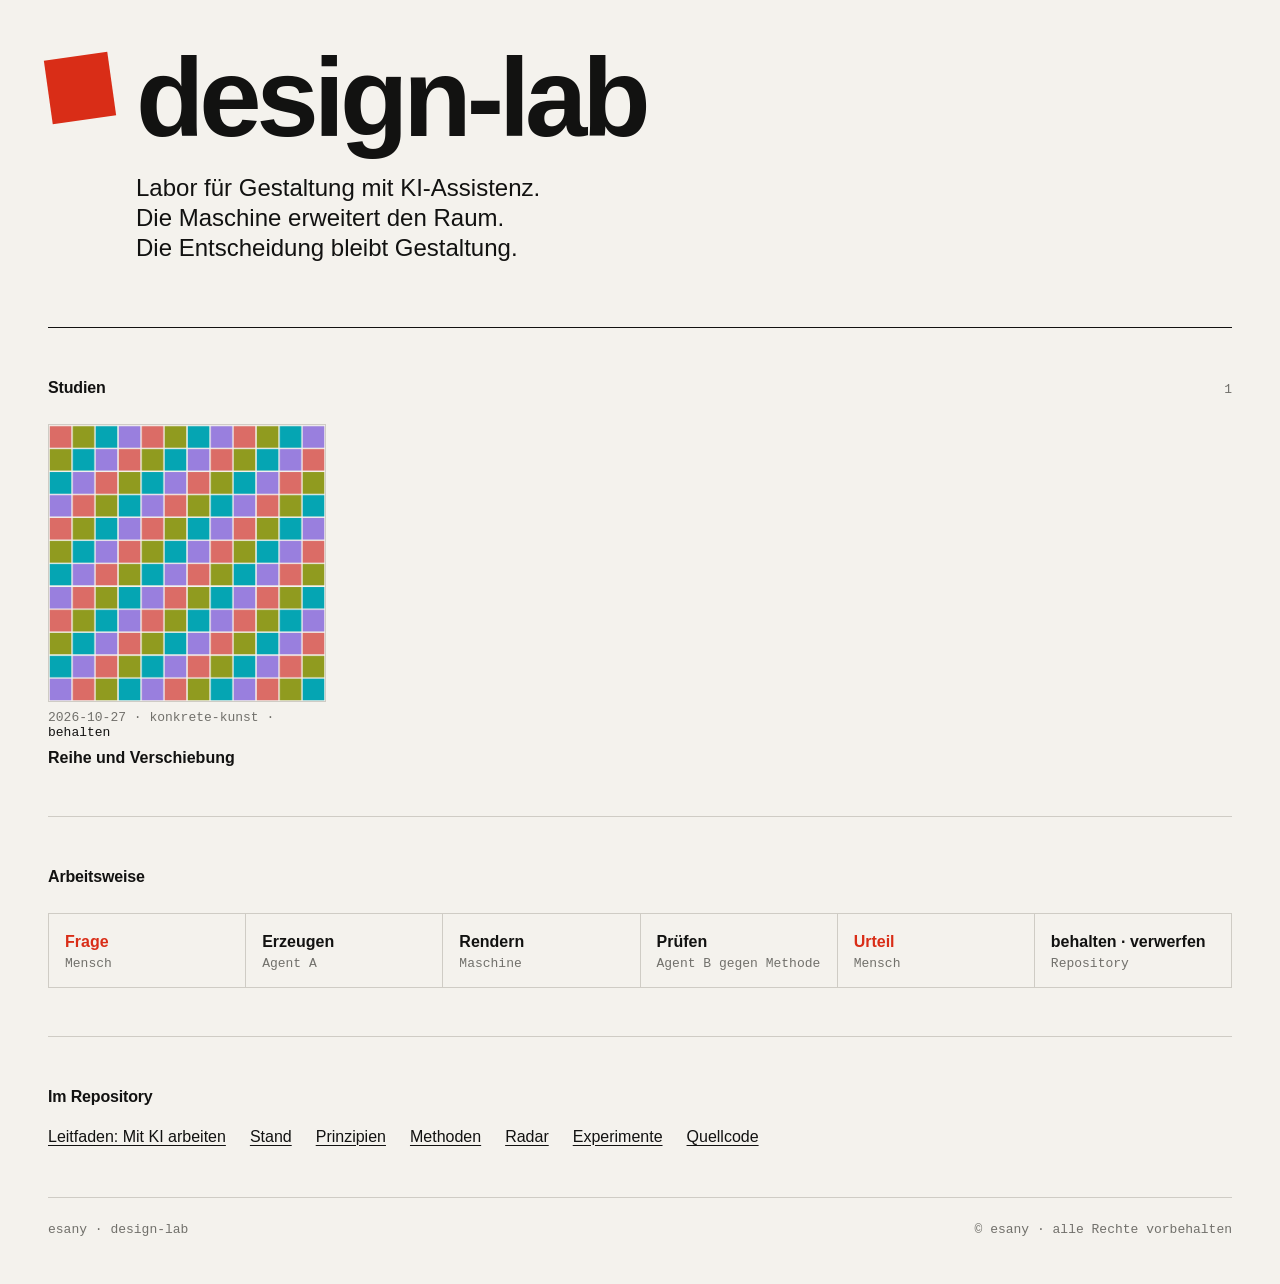
<file: index.html>
<!doctype html>
<html lang="de">
<head>
  <meta charset="utf-8">
  <meta name="viewport" content="width=device-width, initial-scale=1">
  <title>design-lab</title>
  <meta name="description" content="Persönliches Labor für Gestaltung mit KI-Assistenz — Methoden, Studien, Werkzeuge.">
  <!-- Erzeugt aus tools/index.template.html durch tools/build.mjs — Vorlage bearbeiten, nicht diese Datei. -->
  <link rel="stylesheet" href="assets/tokens.css">
  <link rel="stylesheet" href="assets/lab.css">
</head>
<body>
  <header class="masthead">
    <div class="mark" aria-hidden="true"></div>
    <h1>design-lab</h1>
    <p class="lede">Labor für Gestaltung mit KI-Assistenz.<br>
      Die Maschine erweitert den Raum.<br>Die Entscheidung bleibt Gestaltung.</p>
  </header>

  <main>
    <section aria-labelledby="h-studien">
      <div class="section-head">
        <h2 id="h-studien">Studien</h2>
        <span class="count">1</span>
      </div>
      <ul class="studies">
      <li class="study">
        <a href="studies/2026-10-reihe-und-verschiebung/">
          <img src="studies/2026-10-reihe-und-verschiebung/preview.png" alt="" loading="lazy">
          <span class="meta">2026-10-27 · konkrete-kunst · <span class="status status-behalten">behalten</span></span>
          <span class="title">Reihe und Verschiebung</span>
        </a>
      </li>
      </ul>
    </section>

    <section aria-labelledby="h-weise" class="flow">
      <h2 id="h-weise">Arbeitsweise</h2>
      <ol class="pipeline">
        <li class="dran"><b>Frage</b><span>Mensch</span></li>
        <li><b>Erzeugen</b><span>Agent A</span></li>
        <li><b>Rendern</b><span>Maschine</span></li>
        <li><b>Prüfen</b><span>Agent B gegen Methode</span></li>
        <li class="dran"><b>Urteil</b><span>Mensch</span></li>
        <li><b>behalten · verwerfen</b><span>Repository</span></li>
      </ol>
    </section>

    <section aria-labelledby="h-mehr" class="links">
      <h2 id="h-mehr">Im Repository</h2>
      <ul>
        <li><a href="leitfaden/">Leitfaden: Mit KI arbeiten</a></li>
        <li><a href="https://github.com/esany/design-lab/blob/main/stand.md">Stand</a></li>
        <li><a href="https://github.com/esany/design-lab/blob/main/principles.md">Prinzipien</a></li>
        <li><a href="https://github.com/esany/design-lab/tree/main/.agents/skills">Methoden</a></li>
        <li><a href="https://github.com/esany/design-lab/blob/main/radar.md">Radar</a></li>
        <li><a href="https://github.com/esany/design-lab/tree/main/experiments">Experimente</a></li>
        <li><a href="https://github.com/esany/design-lab">Quellcode</a></li>
      </ul>
    </section>
  </main>

  <footer>
    <span>esany · design-lab</span>
    <span>© esany · alle Rechte vorbehalten</span>
  </footer>
</body>
</html>
</file>
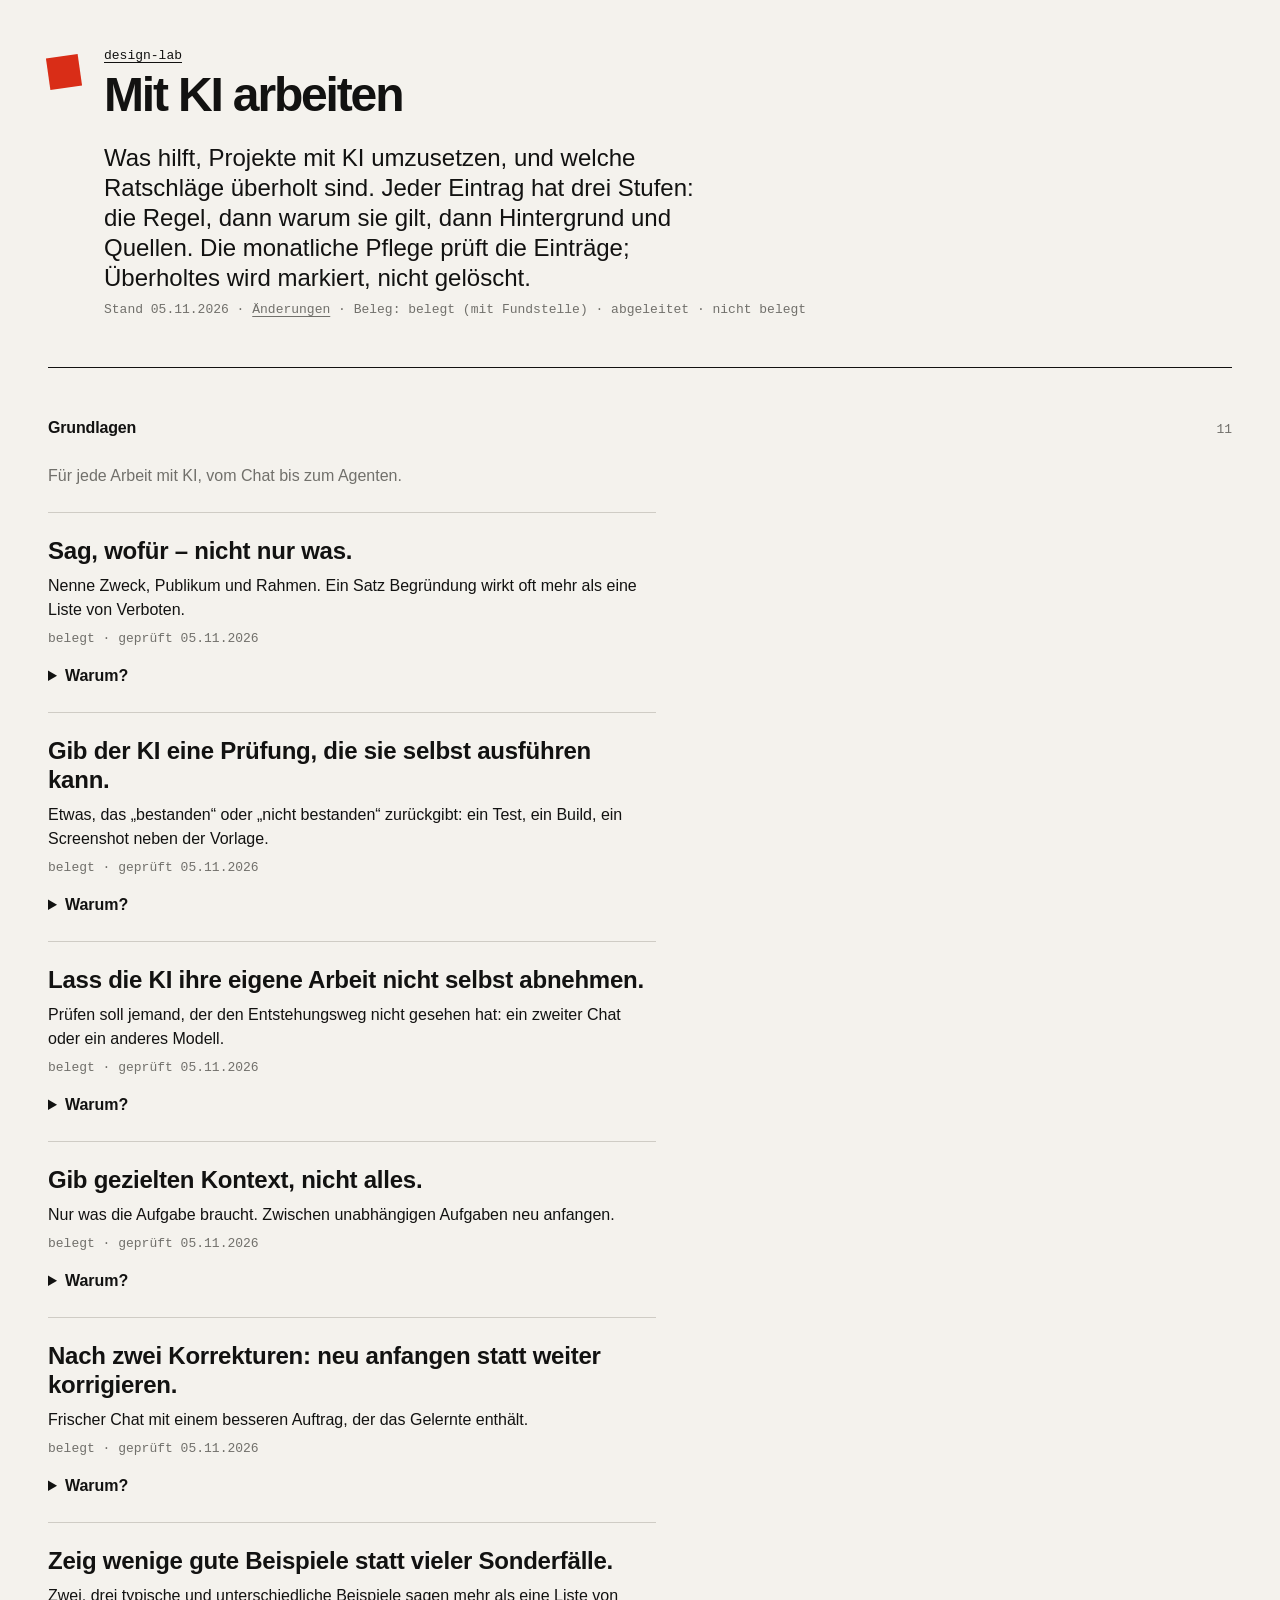
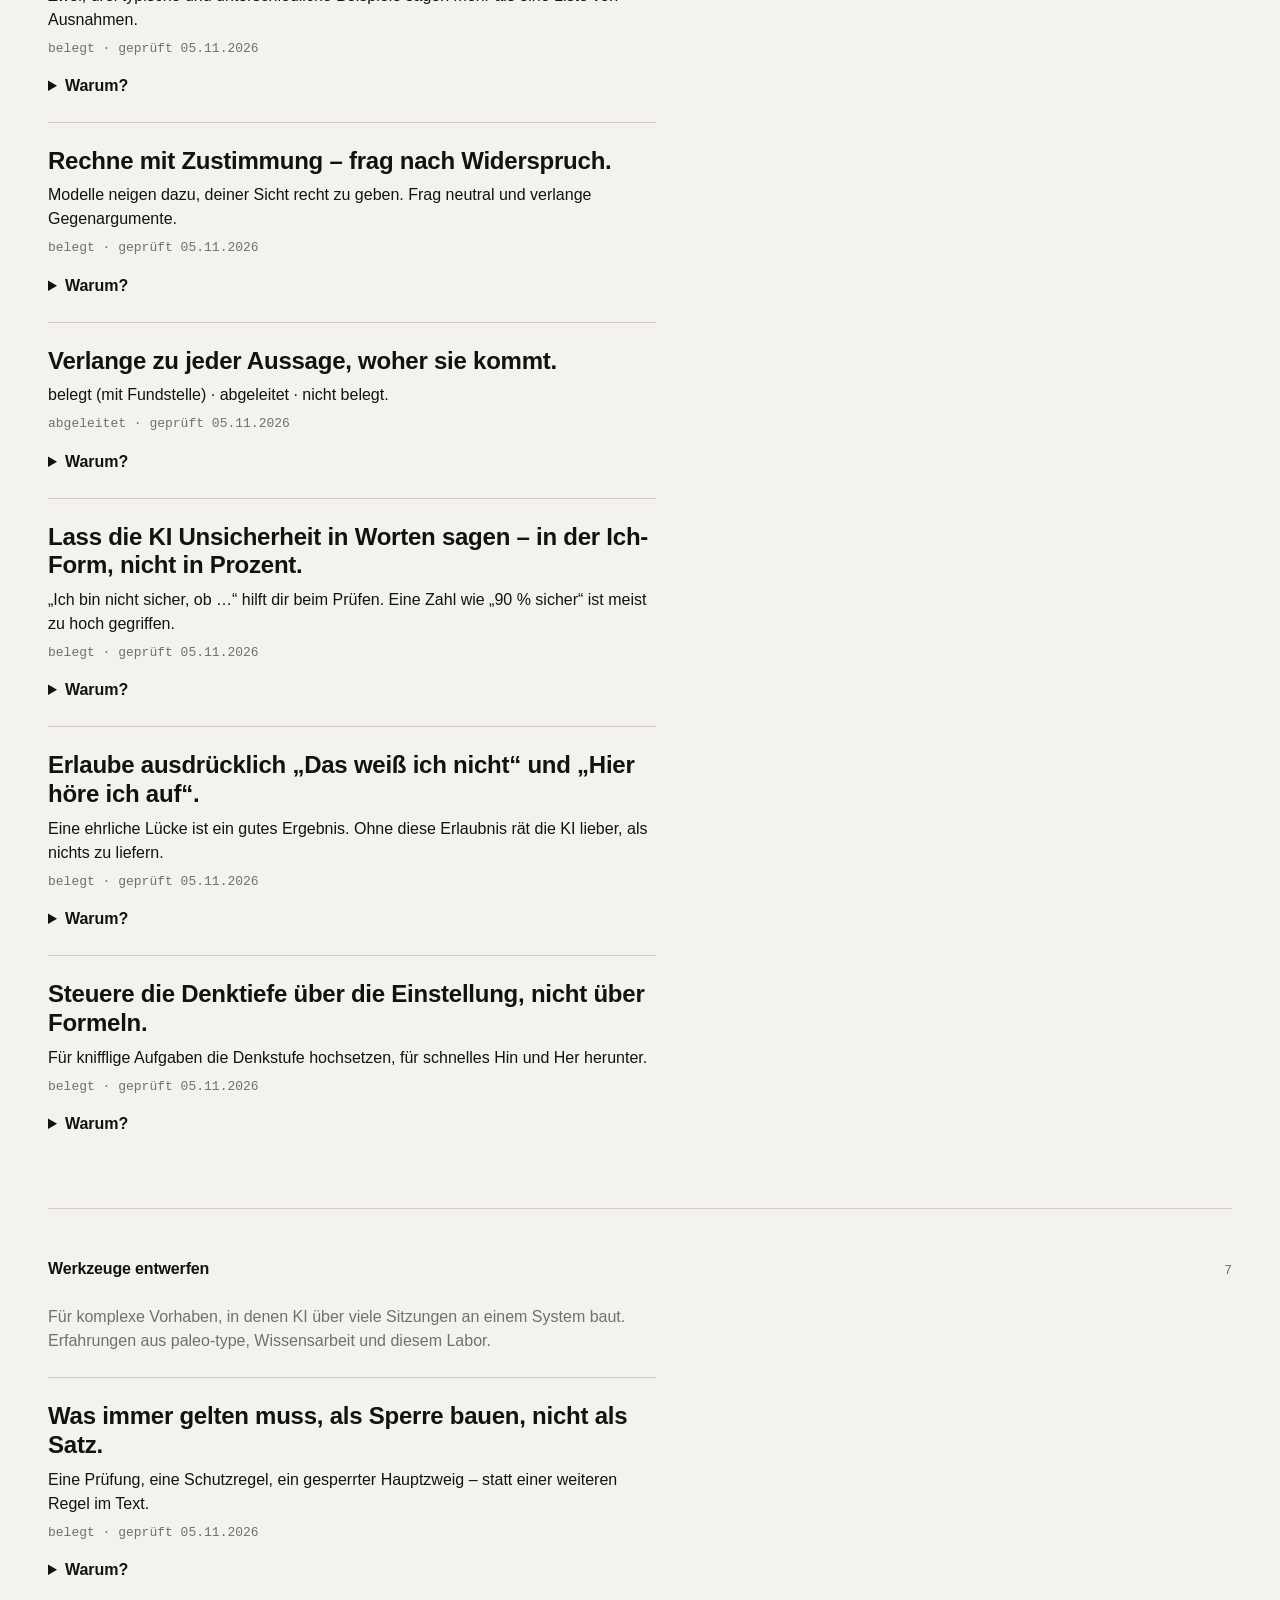
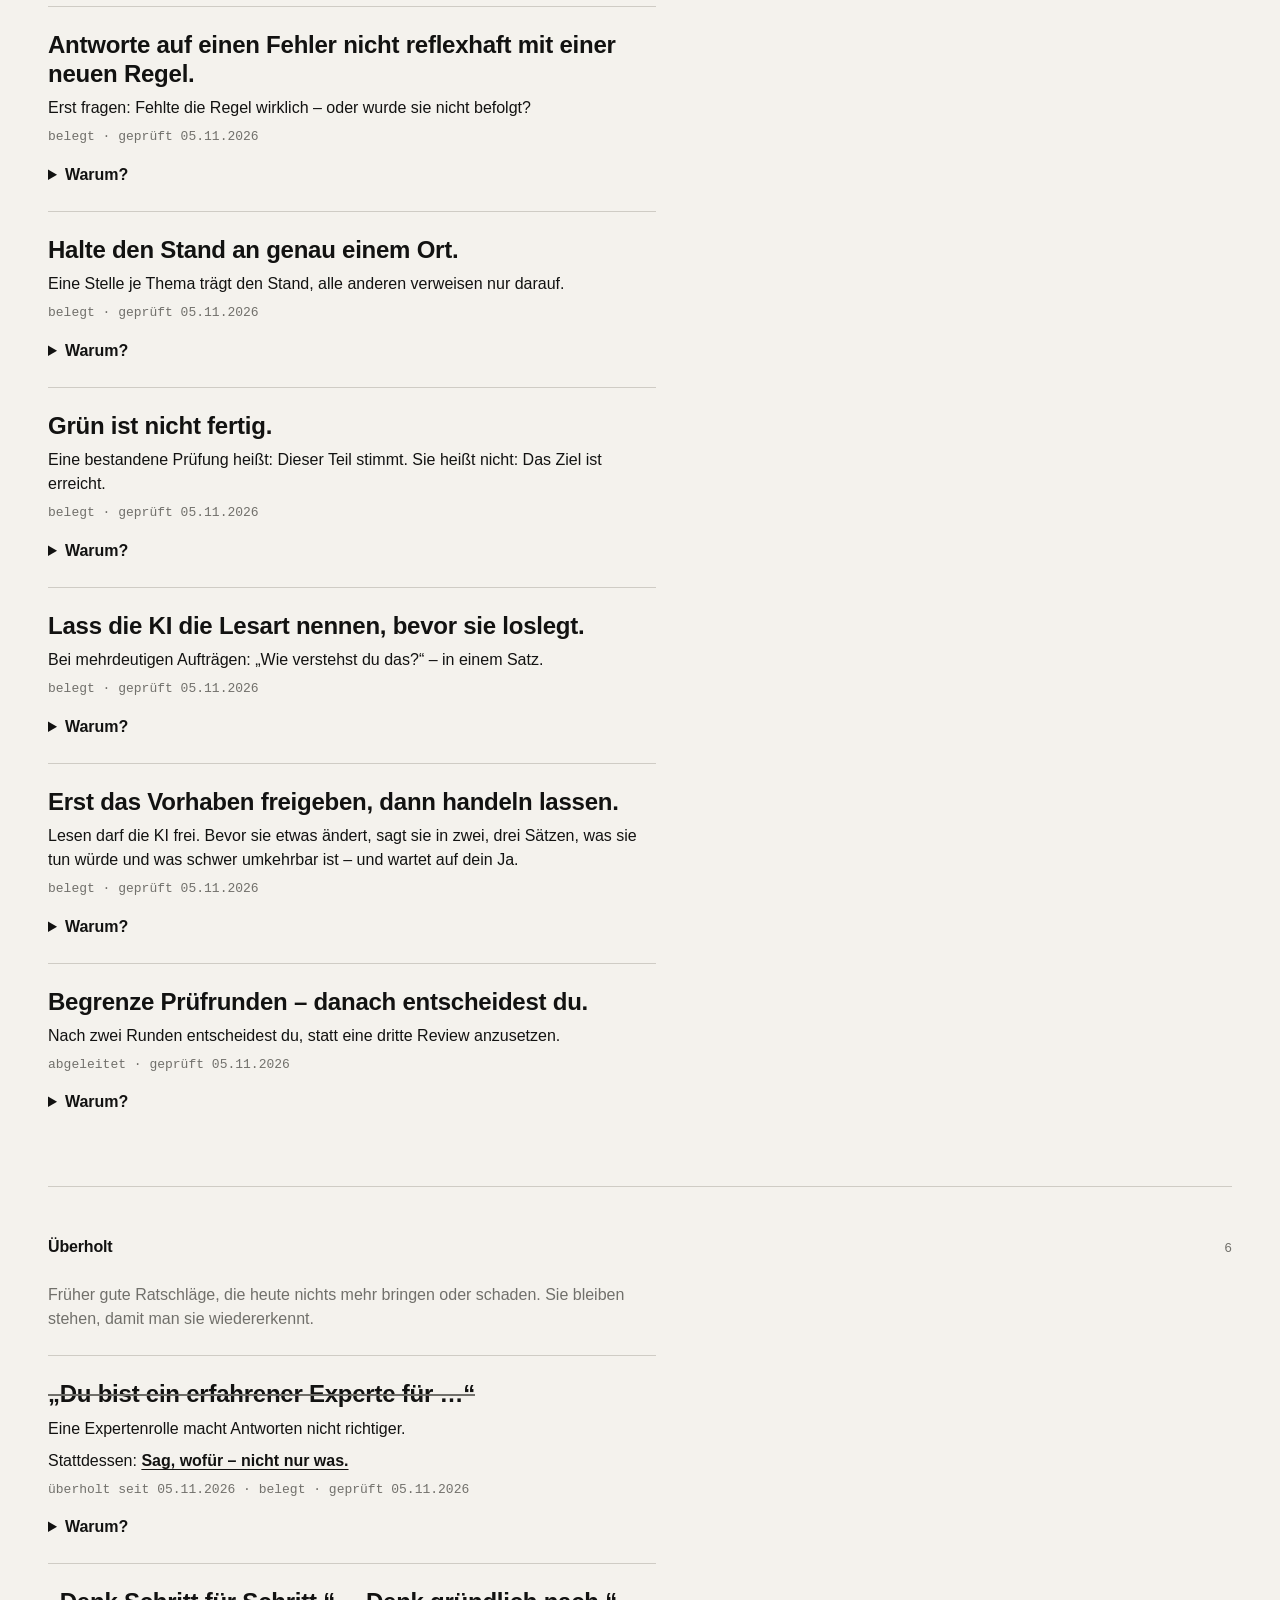
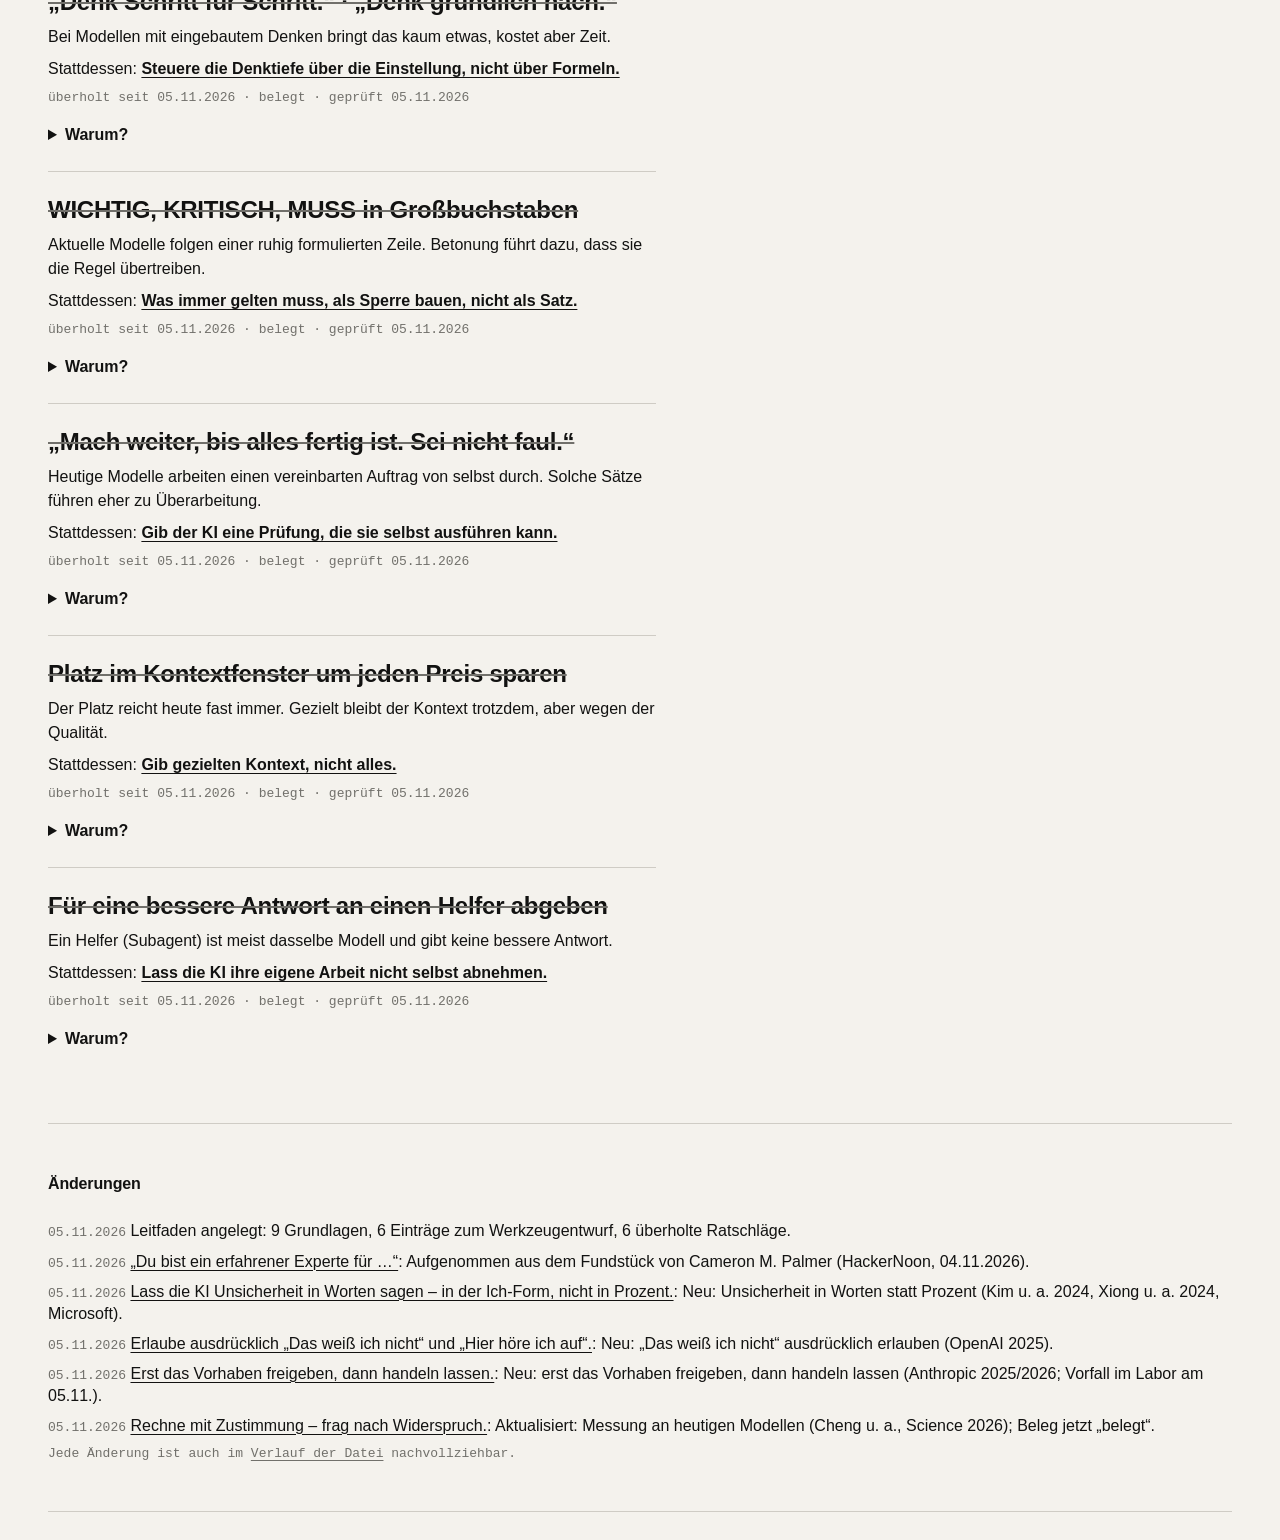
<file: leitfaden/index.html>
<!doctype html>
<html lang="de">
<head>
  <meta charset="utf-8">
  <meta name="viewport" content="width=device-width, initial-scale=1">
  <title>Mit KI arbeiten · design-lab</title>
  <meta name="description" content="Was hilft, Projekte mit KI umzusetzen, und welche Ratschläge überholt sind. Jeder Eintrag hat drei Stufen: die Regel, dann warum sie gilt, dann Hintergrund und Quellen. Die monatliche Pflege prüft die Einträge; Überholtes wird markiert, nicht gelöscht.">
  <!-- Erzeugt aus leitfaden/eintraege.json durch tools/build.mjs — Daten bearbeiten, nicht diese Datei. -->
  <link rel="stylesheet" href="../assets/tokens.css">
  <link rel="stylesheet" href="../assets/lab.css">
</head>
<body class="leitfaden">
  <header class="masthead masthead-klein">
    <div class="mark" aria-hidden="true"></div>
    <div>
      <p class="zurueck"><a href="../">design-lab</a></p>
      <h1>Mit KI arbeiten</h1>
      <p class="lede">Was hilft, Projekte mit KI umzusetzen, und welche Ratschläge überholt sind. Jeder Eintrag hat drei Stufen: die Regel, dann warum sie gilt, dann Hintergrund und Quellen. Die monatliche Pflege prüft die Einträge; Überholtes wird markiert, nicht gelöscht.</p>
      <p class="meta">Stand 05.11.2026 · <a href="#aenderungen">Änderungen</a> · Beleg: belegt (mit Fundstelle) · abgeleitet · nicht belegt</p>
    </div>
  </header>

  <main>
    <section aria-labelledby="h-kern">
      <div class="section-head"><h2 id="h-kern">Grundlagen</h2><span class="count">11</span></div>
      <p class="bereich-text">Für jede Arbeit mit KI, vom Chat bis zum Agenten.</p>
      <article class="tipp tipp-gilt" id="k-zweck">
        <h3>Sag, wofür – nicht nur was.</h3>
        <p class="kurz">Nenne Zweck, Publikum und Rahmen. Ein Satz Begründung wirkt oft mehr als eine Liste von Verboten.</p>
        <p class="meta">belegt · geprüft 05.11.2026</p>
        <details>
          <summary>Warum?</summary>
          <p>Aktuelle Modelle befolgen Anweisungen sehr wörtlich und verallgemeinern aus der Begründung. Ein „weil“ lässt sie auch in Fällen richtig entscheiden, an die du nicht gedacht hast. Eine nackte Regel wird dagegen zu eng oder zu weit angewandt.</p>
          <dl class="beispiel"><dt>statt</dt><dd>Keine Aufzählungszeichen.</dd><dt>besser</dt><dd>Der Text wird vorgelesen, darum bitte Fließtext ohne Aufzählungszeichen.</dd></dl>
          <details>
            <summary>Hintergrund und Quellen</summary>
            <p>Was im Projekt steht, liest die KI selbst. Aufschreiben musst du nur, was sie nicht sehen kann: Absicht, Publikum, Entscheidungen, die nur in deinem Kopf liegen, und was du schon zweimal korrigieren musstest. Prüffrage: Würde eine kundige Kollegin ohne Vorwissen den Auftrag verstehen?</p>
            <ul class="quellen">
              <li><a href="https://code.claude.com/docs/en/best-practices">Best practices for Claude Code</a> · Anthropic, 2026 <span class="beleg">belegt</span></li>
              <li><a href="https://platform.claude.com/docs/en/build-with-claude/prompt-engineering/claude-prompting-best-practices">Prompting best practices (Claude)</a> · Anthropic, 2026 <span class="beleg">abgeleitet</span></li>
            </ul>
            <p class="meta">im Leitfaden seit 05.11.2026</p>
          </details>
        </details>
      </article>
      <article class="tipp tipp-gilt" id="k-pruefung">
        <h3>Gib der KI eine Prüfung, die sie selbst ausführen kann.</h3>
        <p class="kurz">Etwas, das „bestanden“ oder „nicht bestanden“ zurückgibt: ein Test, ein Build, ein Screenshot neben der Vorlage.</p>
        <p class="meta">belegt · geprüft 05.11.2026</p>
        <details>
          <summary>Warum?</summary>
          <p>Ohne Prüfung ist „sieht fertig aus“ das einzige Signal, und du wirst selbst zur Prüfschleife: Jeder Fehler wartet, bis du ihn bemerkst. Mit einer Prüfung arbeitet die KI weiter, bis sie besteht. Verlange den Beleg, also den ausgeführten Befehl mit Ausgabe oder den Screenshot. „Alle Tests bestanden“ allein sagt wenig.</p>
          <dl class="beispiel"><dt>statt</dt><dd>Mach die Seite schöner.</dd><dt>besser</dt><dd>Setze den Entwurf um, mach einen Screenshot, vergleiche ihn mit der Vorlage, liste die Unterschiede und behebe sie.</dd></dl>
          <details>
            <summary>Hintergrund und Quellen</summary>
            <p>In der Gestaltung heißt Prüfung: rendern und ansehen, messen (Kontrast, Schriftgröße beim geplanten Abstand), mit der Vorlage vergleichen. Das Labor macht es so in seiner Qualitätsschleife: Ergebnisse, die sich erzeugen lassen, werden erzeugt statt behauptet.</p>
            <ul class="quellen">
              <li><a href="https://code.claude.com/docs/en/best-practices">Best practices for Claude Code</a> · Anthropic, 2026 <span class="beleg">belegt</span></li>
              <li><a href="https://github.com/esany/design-lab/blob/main/.agents/skills/laborarbeit/references/pruefen.md">.agents/skills/laborarbeit/references/pruefen.md</a> <span class="beleg">Labor</span></li>
            </ul>
            <p class="meta">im Leitfaden seit 05.11.2026</p>
          </details>
        </details>
      </article>
      <article class="tipp tipp-gilt" id="k-zweitblick">
        <h3>Lass die KI ihre eigene Arbeit nicht selbst abnehmen.</h3>
        <p class="kurz">Prüfen soll jemand, der den Entstehungsweg nicht gesehen hat: ein zweiter Chat oder ein anderes Modell.</p>
        <p class="meta">belegt · geprüft 05.11.2026</p>
        <details>
          <summary>Warum?</summary>
          <p>Modelle bewerten eigene Texte höher als gleichwertige fremde, und wer die Begründung miterlebt hat, lässt sich von ihr überzeugen. Ein frischer Blick sieht nur das Ergebnis.</p>
          <details>
            <summary>Hintergrund und Quellen</summary>
            <p>Dieselbe Aufgabe an einen Helfer abzugeben macht die Antwort nicht besser, nur die unabhängige Prüfung tut das. Auch Prüfer irren: In einer Testreihe von Wissensarbeit lagen 12 von 12 gemeldeten Fehlern beim Prüfer, nicht beim geprüften Modell. Ein Zweitblick ist also eine zweite Meinung, kein Urteil.</p>
            <ul class="quellen">
              <li><a href="https://arxiv.org/abs/2404.13076">LLM Evaluators Recognize and Favor Their Own Generations</a> · Arjun Panickssery, Samuel R. Bowman, Shi Feng, 2024 <span class="beleg">belegt</span></li>
              <li><a href="https://code.claude.com/docs/en/best-practices">Best practices for Claude Code</a> · Anthropic, 2026 <span class="beleg">belegt</span></li>
              <li><a href="https://github.com/esany/design-lab/blob/main/research/2026-10-audit-zusammenarbeit/befunde.md">research/2026-10-audit-zusammenarbeit/befunde.md</a> <span class="beleg">Labor</span></li>
            </ul>
            <p class="meta">im Leitfaden seit 05.11.2026</p>
          </details>
        </details>
      </article>
      <article class="tipp tipp-gilt" id="k-kontext">
        <h3>Gib gezielten Kontext, nicht alles.</h3>
        <p class="kurz">Nur was die Aufgabe braucht. Zwischen unabhängigen Aufgaben neu anfangen.</p>
        <p class="meta">belegt · geprüft 05.11.2026</p>
        <details>
          <summary>Warum?</summary>
          <p>Die Leistung sinkt mit wachsender Eingabe, auch wenn alles hineinpasst, besonders wenn ähnliche, aber falsche Stellen dabei sind. Der Platz ist heute selten das Problem, die Aufmerksamkeit schon. Gezielter Kontext gibt bessere Antworten und kostet weniger.</p>
          <details>
            <summary>Hintergrund und Quellen</summary>
            <p>Chroma hat 18 Modelle getestet; alle wurden mit längerer Eingabe unzuverlässiger. Anthropic formuliert das Ziel als „kleinste Menge aussagekräftiger Information“. Im Labor gemessen: Der Startpfad kostete etwa dreimal so viel wie nötig, und derselbe Stand stand an mehreren Stellen.</p>
            <ul class="quellen">
              <li><a href="https://www.trychroma.com/research/context-rot">Context Rot: How Increasing Input Tokens Impacts LLM Performance</a> · Kelly Hong, Anton Troynikov, Jeff Huber (Chroma), 2025 <span class="beleg">belegt</span></li>
              <li><a href="https://www.anthropic.com/engineering/effective-context-engineering-for-ai-agents">Effective context engineering for AI agents</a> · Anthropic, 2025 <span class="beleg">belegt</span></li>
              <li><a href="https://code.claude.com/docs/en/best-practices">Best practices for Claude Code</a> · Anthropic, 2026 <span class="beleg">belegt</span></li>
              <li><a href="https://github.com/esany/design-lab/blob/main/research/2026-10-lesekosten/befund.md">research/2026-10-lesekosten/befund.md</a> <span class="beleg">Labor</span></li>
            </ul>
            <p class="meta">im Leitfaden seit 05.11.2026</p>
          </details>
        </details>
      </article>
      <article class="tipp tipp-gilt" id="k-neustart">
        <h3>Nach zwei Korrekturen: neu anfangen statt weiter korrigieren.</h3>
        <p class="kurz">Frischer Chat mit einem besseren Auftrag, der das Gelernte enthält.</p>
        <p class="meta">belegt · geprüft 05.11.2026</p>
        <details>
          <summary>Warum?</summary>
          <p>Jede gescheiterte Korrektur bleibt im Verlauf stehen und wird immer wieder mitgelesen. Ein neuer Anfang mit einem Auftrag, der die Erkenntnis enthält, funktioniert fast immer besser als der dritte Versuch.</p>
          <details>
            <summary>Hintergrund und Quellen</summary>
            <p>Das setzt voraus, dass der Stand nicht nur im Chat liegt, sondern in Dateien (im Labor: Merkzettel und Repo). Dann kostet ein Neustart nichts.</p>
            <ul class="quellen">
              <li><a href="https://code.claude.com/docs/en/best-practices">Best practices for Claude Code</a> · Anthropic, 2026 <span class="beleg">belegt</span></li>
              <li><a href="https://github.com/esany/design-lab/blob/main/decisions/0024-kein-wissen-nur-im-chat.md">decisions/0024-kein-wissen-nur-im-chat.md</a> <span class="beleg">Labor</span></li>
            </ul>
            <p class="meta">im Leitfaden seit 05.11.2026</p>
          </details>
        </details>
      </article>
      <article class="tipp tipp-gilt" id="k-beispiele">
        <h3>Zeig wenige gute Beispiele statt vieler Sonderfälle.</h3>
        <p class="kurz">Zwei, drei typische und unterschiedliche Beispiele sagen mehr als eine Liste von Ausnahmen.</p>
        <p class="meta">belegt · geprüft 05.11.2026</p>
        <details>
          <summary>Warum?</summary>
          <p>Beispiele sind für das Modell Bilder des gewünschten Ergebnisses. Eine lange Liste von Randfällen macht den Auftrag spröde und lenkt ab.</p>
          <details>
            <summary>Hintergrund und Quellen</summary>
            <p>In der Gestaltung: zwei Referenzen, die das Gewünschte von verschiedenen Seiten zeigen, und eine, die zeigt, was nicht gemeint ist. Die Negativfolie des Labors (die Durchschnittslösung) ist so ein Gegenbeispiel.</p>
            <ul class="quellen">
              <li><a href="https://www.anthropic.com/engineering/effective-context-engineering-for-ai-agents">Effective context engineering for AI agents</a> · Anthropic, 2025 <span class="beleg">belegt</span></li>
              <li><a href="https://github.com/esany/design-lab/blob/main/.agents/skills/kritik/SKILL.md">.agents/skills/kritik/SKILL.md</a> <span class="beleg">Labor</span></li>
            </ul>
            <p class="meta">im Leitfaden seit 05.11.2026</p>
          </details>
        </details>
      </article>
      <article class="tipp tipp-gilt" id="k-gefaelligkeit">
        <h3>Rechne mit Zustimmung – frag nach Widerspruch.</h3>
        <p class="kurz">Modelle neigen dazu, deiner Sicht recht zu geben. Frag neutral und verlange Gegenargumente.</p>
        <p class="meta">belegt · geprüft 05.11.2026</p>
        <details>
          <summary>Warum?</summary>
          <p>Beim Training belohnen menschliche Bewertungen Antworten, die der Meinung des Fragenden entsprechen. Modelle ändern sogar richtige Antworten, wenn man Zweifel äußert. Wer seine Meinung voranstellt, bekommt sie oft bestätigt.</p>
          <dl class="beispiel"><dt>statt</dt><dd>Das ist doch ein guter Ansatz, oder?</dd><dt>besser</dt><dd>Was spricht gegen diesen Ansatz? Nenne die drei stärksten Einwände.</dd></dl>
          <details>
            <summary>Hintergrund und Quellen</summary>
            <p>Inzwischen auch für heutige Modelle gemessen: 11 führende Modelle gaben Nutzern im Schnitt 49 % häufiger recht als Menschen, und die Nutzer vertrauten gerade diesen Antworten mehr und wollten sie wieder (Science, 2026). Gemessen wurde das an persönlichen Ratschlägen, nicht an Gestaltungs- oder Facharbeit. Im Labor gilt deshalb „Widerspruch ist Pflicht“: Zustimmung allein ist keine Leistung.</p>
            <ul class="quellen">
              <li><a href="https://arxiv.org/abs/2310.13548">Towards Understanding Sycophancy in Language Models</a> · Mrinank Sharma, Meg Tong u. a. (Anthropic), 2023 <span class="beleg">belegt</span></li>
              <li><a href="https://doi.org/10.1126/science.aec8352">Sycophantic AI decreases prosocial intentions and promotes dependence</a> · Myra Cheng, Cinoo Lee, Pranav Khadpe, Sunny Yu, Dyllan Han, Dan Jurafsky, 2026 <span class="beleg">belegt</span></li>
              <li><a href="https://github.com/esany/design-lab/blob/main/.agents/skills/laborarbeit/references/pruefen.md">.agents/skills/laborarbeit/references/pruefen.md</a> <span class="beleg">Labor</span></li>
            </ul>
            <p class="meta">im Leitfaden seit 05.11.2026</p>
          </details>
        </details>
      </article>
      <article class="tipp tipp-gilt" id="k-status">
        <h3>Verlange zu jeder Aussage, woher sie kommt.</h3>
        <p class="kurz">belegt (mit Fundstelle) · abgeleitet · nicht belegt.</p>
        <p class="meta">abgeleitet · geprüft 05.11.2026</p>
        <details>
          <summary>Warum?</summary>
          <p>KI formuliert Vermutungen genauso flüssig wie Fakten. Der Status macht sichtbar, was geprüft ist und was nicht. Einer der häufigsten Fehler, die das Labor dokumentiert hat: Die Aussage ist stärker als ihr Beleg, etwa eine Folgerung, die als Befund auftritt, oder eine Prüfung, die als erledigt gilt, aber nie lief.</p>
          <details>
            <summary>Hintergrund und Quellen</summary>
            <p>Diese Regel stammt aus der Arbeit des Labors, nicht aus einer externen Studie. Sie ist deshalb als abgeleitet markiert.</p>
            <ul class="quellen">
              <li><a href="https://github.com/esany/design-lab/blob/main/decisions/0007-belegpflicht.md">decisions/0007-belegpflicht.md</a> <span class="beleg">Labor</span></li>
              <li><a href="https://github.com/esany/design-lab/blob/main/research/2026-10-audit-zusammenarbeit/befunde.md">research/2026-10-audit-zusammenarbeit/befunde.md</a> <span class="beleg">Labor</span></li>
            </ul>
            <p class="meta">im Leitfaden seit 05.11.2026</p>
          </details>
        </details>
      </article>
      <article class="tipp tipp-gilt" id="k-unsicherheit">
        <h3>Lass die KI Unsicherheit in Worten sagen – in der Ich-Form, nicht in Prozent.</h3>
        <p class="kurz">„Ich bin nicht sicher, ob …“ hilft dir beim Prüfen. Eine Zahl wie „90 % sicher“ ist meist zu hoch gegriffen.</p>
        <p class="meta">belegt · geprüft 05.11.2026</p>
        <details>
          <summary>Warum?</summary>
          <p>In einem Experiment mit 404 Personen machten Antworten mit „Ich bin nicht sicher, aber …“ die Leute vorsichtiger und treffsicherer; unpersönliche Formulierungen wirkten schwächer. Zahlen, die ein Modell über seine eigene Sicherheit nennt, liegen dagegen deutlich zu hoch und sagen Fehler schlecht voraus.</p>
          <dl class="beispiel"><dt>statt</dt><dd>Wie sicher bist du, in Prozent?</dd><dt>besser</dt><dd>Was davon weißt du, was vermutest du, und wo bist du unsicher? Sag es in eigenen Worten.</dd></dl>
          <details>
            <summary>Hintergrund und Quellen</summary>
            <p>Die Studie nutzte medizinische Ja-Nein-Fragen; ob der Effekt bei Gestaltungsfragen gleich groß ist, ist nicht gemessen. Microsofts Richtlinien für die Zusammenarbeit von Mensch und KI verlangen dasselbe: zeigen, wie oft das System danebenliegt. Im Labor ergänzt der Belegstatus (siehe „Verlange zu jeder Aussage, woher sie kommt“) die Worte.</p>
            <ul class="quellen">
              <li><a href="https://arxiv.org/abs/2405.00623">“I'm Not Sure, But...”: Examining the Impact of Large Language Models' Uncertainty Expression on User Reliance and Trust</a> · Sunnie S. Y. Kim, Q. Vera Liao, Mihaela Vorvoreanu, Stephanie Ballard, Jennifer Wortman Vaughan, 2024 <span class="beleg">belegt</span></li>
              <li><a href="https://arxiv.org/abs/2306.13063">Can LLMs Express Their Uncertainty? An Empirical Evaluation of Confidence Elicitation in LLMs</a> · Miao Xiong u. a., 2024 <span class="beleg">belegt</span></li>
              <li><a href="https://www.microsoft.com/research/blog/guidelines-for-human-ai-interaction-design/">Guidelines for Human-AI Interaction</a> · Saleema Amershi u. a. (Microsoft), 2019 <span class="beleg">belegt</span></li>
            </ul>
            <p class="meta">im Leitfaden seit 05.11.2026</p>
          </details>
        </details>
      </article>
      <article class="tipp tipp-gilt" id="k-nichtwissen">
        <h3>Erlaube ausdrücklich „Das weiß ich nicht“ und „Hier höre ich auf“.</h3>
        <p class="kurz">Eine ehrliche Lücke ist ein gutes Ergebnis. Ohne diese Erlaubnis rät die KI lieber, als nichts zu liefern.</p>
        <p class="meta">belegt · geprüft 05.11.2026</p>
        <details>
          <summary>Warum?</summary>
          <p>Training und Bewertung belohnen Modelle für Treffer, nicht für ehrliches Nichtwissen. Wer rät, sieht in Ranglisten besser aus, macht aber mehr Fehler. Dazu kommt, dass Menschen glatte und zustimmende Antworten bevorzugen.</p>
          <dl class="beispiel"><dt>statt</dt><dd>Finde eine Lösung.</dd><dt>besser</dt><dd>Wenn es keine gute Lösung gibt oder dir etwas fehlt, sag das und hör auf. Das ist ein gültiges Ergebnis.</dd></dl>
          <details>
            <summary>Hintergrund und Quellen</summary>
            <p>OpenAI zeigt das an einem Faktentest: Ein Modell, das in gut der Hälfte der Fälle nicht antwortete, lag in 26 % falsch, ein ratendes Modell in 75 %. Für Berichte heißt das: Was nicht geprüft oder unsicher ist, steht vorne, nicht im Kleingedruckten.</p>
            <ul class="quellen">
              <li><a href="https://openai.com/index/why-language-models-hallucinate/">Why language models hallucinate</a> · Adam Tauman Kalai u. a. (OpenAI), 2025 <span class="beleg">belegt</span></li>
              <li><a href="https://doi.org/10.1126/science.aec8352">Sycophantic AI decreases prosocial intentions and promotes dependence</a> · Myra Cheng, Cinoo Lee, Pranav Khadpe, Sunny Yu, Dyllan Han, Dan Jurafsky, 2026 <span class="beleg">belegt</span></li>
            </ul>
            <p class="meta">im Leitfaden seit 05.11.2026</p>
          </details>
        </details>
      </article>
      <article class="tipp tipp-gilt" id="k-aufwand">
        <h3>Steuere die Denktiefe über die Einstellung, nicht über Formeln.</h3>
        <p class="kurz">Für knifflige Aufgaben die Denkstufe hochsetzen, für schnelles Hin und Her herunter.</p>
        <p class="meta">belegt · geprüft 05.11.2026</p>
        <details>
          <summary>Warum?</summary>
          <p>Bei Claude regelt die Einstellung „Effort“, wie lange das Modell nachdenkt. Sätze wie „denk gründlich nach“ sind nur gewöhnlicher Text. Die höchste Stufe lohnt sich nur für harte Probleme; bei gewöhnlichen Aufgaben denkt das Modell zu viel und wird teurer, ohne besser zu werden.</p>
          <details>
            <summary>Hintergrund und Quellen</summary>
            <p>Die Angaben gelten für Claude (Stand November 2026). Andere Anbieter haben eigene Regler; dafür liegt hier noch kein Beleg vor.</p>
            <ul class="quellen">
              <li><a href="https://code.claude.com/docs/en/best-practices">Best practices for Claude Code</a> · Anthropic, 2026 <span class="beleg">belegt</span></li>
            </ul>
            <p class="meta">im Leitfaden seit 05.11.2026</p>
          </details>
        </details>
      </article>
    </section>
    <section aria-labelledby="h-werkzeuge">
      <div class="section-head"><h2 id="h-werkzeuge">Werkzeuge entwerfen</h2><span class="count">7</span></div>
      <p class="bereich-text">Für komplexe Vorhaben, in denen KI über viele Sitzungen an einem System baut. Erfahrungen aus paleo-type, Wissensarbeit und diesem Labor.</p>
      <article class="tipp tipp-gilt" id="w-sperren">
        <h3>Was immer gelten muss, als Sperre bauen, nicht als Satz.</h3>
        <p class="kurz">Eine Prüfung, eine Schutzregel, ein gesperrter Hauptzweig – statt einer weiteren Regel im Text.</p>
        <p class="meta">belegt · geprüft 05.11.2026</p>
        <details>
          <summary>Warum?</summary>
          <p>Textregeln befolgt ein Modell fast immer, aber eben nur fast. Im Labor und in Wissensarbeit wurden selbst geschriebene Regeln Stunden später gebrochen. Gehalten haben technische Sperren: ein gesperrter Zustand, ein Test, ein geschützter Zweig.</p>
          <details>
            <summary>Hintergrund und Quellen</summary>
            <p>Anthropic empfiehlt dasselbe: Was jedes Mal passieren muss, gehört in eine Einstellung oder eine automatische Prüfung, die das Werkzeug selbst durchsetzt. Die Anweisungsdatei ist für Richtlinien, und eine Richtlinie darf das Modell im Einzelfall für unpassend halten.</p>
            <ul class="quellen">
              <li><a href="https://code.claude.com/docs/en/best-practices">Best practices for Claude Code</a> · Anthropic, 2026 <span class="beleg">belegt</span></li>
              <li><a href="https://github.com/esany/design-lab/blob/main/research/2026-10-audit-zusammenarbeit/befunde.md">research/2026-10-audit-zusammenarbeit/befunde.md</a> <span class="beleg">Labor</span></li>
              <li><a href="https://github.com/esany/design-lab/blob/main/research/2026-10-audit-paleo-type/befunde.md">research/2026-10-audit-paleo-type/befunde.md</a> <span class="beleg">Labor</span></li>
            </ul>
            <p class="meta">im Leitfaden seit 05.11.2026</p>
          </details>
        </details>
      </article>
      <article class="tipp tipp-gilt" id="w-regelflut">
        <h3>Antworte auf einen Fehler nicht reflexhaft mit einer neuen Regel.</h3>
        <p class="kurz">Erst fragen: Fehlte die Regel wirklich – oder wurde sie nicht befolgt?</p>
        <p class="meta">belegt · geprüft 05.11.2026</p>
        <details>
          <summary>Warum?</summary>
          <p>In paleo-type traten Fehler teils erst auf, nachdem die passende Regel schon aufgeschrieben war. In Wissensarbeit wuchs die Stützarbeit aus Berichten, Reviews und Regeln schneller als die eigentliche Arbeit. Jede Regel kostet bei jedem Start Lesezeit und verdünnt die übrigen.</p>
          <details>
            <summary>Hintergrund und Quellen</summary>
            <p>Bessere Antworten auf einen Fehler: eine Sperre (siehe oben), ein einzelner Prüffall, der den Fehler nachstellt, oder eine kürzere Anweisung, in der die wichtige Zeile nicht mehr untergeht.</p>
            <ul class="quellen">
              <li><a href="https://github.com/esany/design-lab/blob/main/research/2026-10-audit-paleo-type/befunde.md">research/2026-10-audit-paleo-type/befunde.md</a> <span class="beleg">Labor</span></li>
              <li><a href="https://github.com/esany/design-lab/blob/main/research/2026-10-audit-zusammenarbeit/befunde.md">research/2026-10-audit-zusammenarbeit/befunde.md</a> <span class="beleg">Labor</span></li>
            </ul>
            <p class="meta">im Leitfaden seit 05.11.2026</p>
          </details>
        </details>
      </article>
      <article class="tipp tipp-gilt" id="w-ein-ort">
        <h3>Halte den Stand an genau einem Ort.</h3>
        <p class="kurz">Eine Stelle je Thema trägt den Stand, alle anderen verweisen nur darauf.</p>
        <p class="meta">belegt · geprüft 05.11.2026</p>
        <details>
          <summary>Warum?</summary>
          <p>Steht derselbe Stand an mehreren Stellen, laufen diese „Uhren“ auseinander, und die KI liest die falsche. Im Labor ist das passiert: Ein geschlossenes Issue galt im Merkzettel noch als offen.</p>
          <details>
            <summary>Hintergrund und Quellen</summary>
            <p>Erzeugte Übersichten statt Handpflege helfen: Im Labor entsteht die Übersicht automatisch aus den Merkzetteln. Wissensarbeit führte die „mehreren Uhren“ als wichtigsten Befund.</p>
            <ul class="quellen">
              <li><a href="https://github.com/esany/design-lab/blob/main/research/2026-10-lesekosten/befund.md">research/2026-10-lesekosten/befund.md</a> <span class="beleg">Labor</span></li>
              <li><a href="https://github.com/esany/design-lab/blob/main/research/2026-10-audit-zusammenarbeit/befunde.md">research/2026-10-audit-zusammenarbeit/befunde.md</a> <span class="beleg">Labor</span></li>
            </ul>
            <p class="meta">im Leitfaden seit 05.11.2026</p>
          </details>
        </details>
      </article>
      <article class="tipp tipp-gilt" id="w-gruen">
        <h3>Grün ist nicht fertig.</h3>
        <p class="kurz">Eine bestandene Prüfung heißt: Dieser Teil stimmt. Sie heißt nicht: Das Ziel ist erreicht.</p>
        <p class="meta">belegt · geprüft 05.11.2026</p>
        <details>
          <summary>Warum?</summary>
          <p>In paleo-type blieben Aufgaben trotz grüner Prüfungen offen; ein frischer Test zeigte Teilerfolg, insgesamt aber Fehlschlag. Ein Agent, der nur auf seine Prüfung schaut, meldet zu früh „fertig“.</p>
          <details>
            <summary>Hintergrund und Quellen</summary>
            <p>Hilfreich ist, im Abnahmebericht drei Dinge zu trennen: Build bestanden · in frischem Kontext getestet · tatsächliches Ergebnis gesehen. Für Gestaltung heißt das: Die Prüfungen sind grün, aber hat jemand das Werk in seiner Wahrnehmungssituation angesehen?</p>
            <ul class="quellen">
              <li><a href="https://github.com/esany/design-lab/blob/main/research/2026-10-audit-paleo-type/befunde.md">research/2026-10-audit-paleo-type/befunde.md</a> <span class="beleg">Labor</span></li>
            </ul>
            <p class="meta">im Leitfaden seit 05.11.2026</p>
          </details>
        </details>
      </article>
      <article class="tipp tipp-gilt" id="w-lesart">
        <h3>Lass die KI die Lesart nennen, bevor sie loslegt.</h3>
        <p class="kurz">Bei mehrdeutigen Aufträgen: „Wie verstehst du das?“ – in einem Satz.</p>
        <p class="meta">belegt · geprüft 05.11.2026</p>
        <details>
          <summary>Warum?</summary>
          <p>Das häufigste Fehlermuster in den Audits: Ein Auftrag mit zwei Lesarten wird still in die größere aufgelöst, etwa „nachziehen“ als neue Arbeit. Ein Satz Rückfrage ist billiger als ein falscher Umbau.</p>
          <details>
            <summary>Hintergrund und Quellen</summary>
            <p>Anthropic empfiehlt, bei Unsicherheit erst zu erkunden und zu planen und dann zu bauen. Den Plan kann man weglassen, wenn sich die Änderung in einem Satz beschreiben lässt.</p>
            <ul class="quellen">
              <li><a href="https://code.claude.com/docs/en/best-practices">Best practices for Claude Code</a> · Anthropic, 2026 <span class="beleg">belegt</span></li>
              <li><a href="https://github.com/esany/design-lab/blob/main/research/2026-10-audit-zusammenarbeit/befunde.md">research/2026-10-audit-zusammenarbeit/befunde.md</a> <span class="beleg">Labor</span></li>
            </ul>
            <p class="meta">im Leitfaden seit 05.11.2026</p>
          </details>
        </details>
      </article>
      <article class="tipp tipp-gilt" id="w-vorhaben">
        <h3>Erst das Vorhaben freigeben, dann handeln lassen.</h3>
        <p class="kurz">Lesen darf die KI frei. Bevor sie etwas ändert, sagt sie in zwei, drei Sätzen, was sie tun würde und was schwer umkehrbar ist – und wartet auf dein Ja.</p>
        <p class="meta">belegt · geprüft 05.11.2026</p>
        <details>
          <summary>Warum?</summary>
          <p>Nutzer wollen vor allem über die Strategie urteilen, nicht über jeden Einzelschritt. Claude Code darf deshalb standardmäßig nur lesen und fragt vor Änderungen. Ein „weiter“ oder ein Vermerk in einem Issue ist keine Freigabe: Die gibt nur der Mensch, im laufenden Gespräch.</p>
          <dl class="beispiel"><dt>statt</dt><dd>„Arbeitsweise, weiter.“ – die KI baut los.</dd><dt>besser</dt><dd>„Arbeitsweise, weiter.“ – „Ich würde Regel 0024 neu fassen und ein Verzeichnis erzeugen; die Regel ist schwer umkehrbar. Ja?“</dd></dl>
          <details>
            <summary>Hintergrund und Quellen</summary>
            <p>Am 05.11.2026 las ein Chat im Labor „weiter“ und einen von einer KI geschriebenen Freigabe-Vermerk als Auftrag, änderte eine Regel und übernahm sie selbst. Alles in GitHub erscheint unter dem Konto des Eigentümers; ob ein Satz von ihm stammt, kann kein Modell erkennen. Gegenrisiko: Wer bei jeder Kleinigkeit fragt, macht die KI nutzlos. Fragen lohnt vor Regeln, Löschen, Sichtbarkeit und Arbeit außerhalb des Repos.</p>
            <ul class="quellen">
              <li><a href="https://www.anthropic.com/research/our-framework-for-developing-safe-and-trustworthy-agents">Our framework for developing safe and trustworthy agents</a> · Anthropic, 2025 <span class="beleg">belegt</span></li>
              <li><a href="https://www.anthropic.com/research/trustworthy-agents">Trustworthy agents in practice</a> · Anthropic, 2026 <span class="beleg">belegt</span></li>
              <li><a href="https://github.com/esany/design-lab/blob/main/research/2026-11-wissensformen/issues-als-steuerung.md">research/2026-11-wissensformen/issues-als-steuerung.md</a> <span class="beleg">Labor</span></li>
            </ul>
            <p class="meta">im Leitfaden seit 05.11.2026</p>
          </details>
        </details>
      </article>
      <article class="tipp tipp-gilt" id="w-runden">
        <h3>Begrenze Prüfrunden – danach entscheidest du.</h3>
        <p class="kurz">Nach zwei Runden entscheidest du, statt eine dritte Review anzusetzen.</p>
        <p class="meta">abgeleitet · geprüft 05.11.2026</p>
        <details>
          <summary>Warum?</summary>
          <p>Ohne Grenze findet jede Review etwas, also folgt die nächste. In Wissensarbeit durchlief eine kleine Korrektur drei Reviews und zwei Prüfläufe und war danach immer noch nicht freigegeben.</p>
          <details>
            <summary>Hintergrund und Quellen</summary>
            <p>Die Zahl zwei ist eine Faustregel, abgeleitet aus dem Befund und aus Anthropics Rat zum Neustart nach zwei Korrekturen. Gemessen ist sie nicht.</p>
            <ul class="quellen">
              <li><a href="https://code.claude.com/docs/en/best-practices">Best practices for Claude Code</a> · Anthropic, 2026 <span class="beleg">belegt</span></li>
              <li><a href="https://github.com/esany/design-lab/blob/main/research/2026-10-audit-zusammenarbeit/befunde.md">research/2026-10-audit-zusammenarbeit/befunde.md</a> <span class="beleg">Labor</span></li>
            </ul>
            <p class="meta">im Leitfaden seit 05.11.2026</p>
          </details>
        </details>
      </article>
    </section>
    <section aria-labelledby="h-veraltet">
      <div class="section-head"><h2 id="h-veraltet">Überholt</h2><span class="count">6</span></div>
      <p class="bereich-text">Früher gute Ratschläge, die heute nichts mehr bringen oder schaden. Sie bleiben stehen, damit man sie wiedererkennt.</p>
      <article class="tipp tipp-veraltet" id="v-rolle">
        <h3>„Du bist ein erfahrener Experte für …“</h3>
        <p class="kurz">Eine Expertenrolle macht Antworten nicht richtiger.</p>
        <p class="statt">Stattdessen: <a href="#k-zweck">Sag, wofür – nicht nur was.</a></p>
        <p class="meta">überholt seit 05.11.2026 · belegt · geprüft 05.11.2026</p>
        <details>
          <summary>Warum?</summary>
          <p>Mehrere Studien von 2024 bis 2026 finden keinen verlässlichen Gewinn an Genauigkeit; die Wirkung einzelner Rollen ist weitgehend zufällig. Bei manchen Modellen denkt die KI mit Rolle länger, das kostet Geld und Zeit. Eine Rolle kann Ton und Blickwinkel ändern, für Fakten bringt sie nichts.</p>
          <details>
            <summary>Hintergrund und Quellen</summary>
            <p>Ganz einig ist die Forschung nicht: Araujo u. a. finden meist positive oder neutrale Effekte, Mullens u. a. widersprechen dem Nullbefund mit Rollen, die ein Vorgehen beschreiben. Gemeinsamer Nenner: Es hilft die Beschreibung von Aufgabe und Vorgehen, nicht der Titel. Palmer hat nur kleine Modelle und Fragen mit Antwortauswahl getestet.</p>
            <ul class="quellen">
              <li><a href="https://aclanthology.org/2024.findings-emnlp.888/">When „A Helpful Assistant“ Is Not Really Helpful: Personas in System Prompts Do Not Improve Performances of Large Language Models</a> · Mingqian Zheng, Jiaxin Pei, Lajanugen Logeswaran, Moontae Lee, David Jurgens, 2024 <span class="beleg">belegt</span></li>
              <li><a href="https://arxiv.org/abs/2512.05858">Prompting Science Report 4: Playing Pretend: Expert Personas Don't Improve Factual Accuracy</a> · Savir Basil, Ina Shapiro, Dan Shapiro, Ethan Mollick, Lilach Mollick, Lennart Meincke, 2025 <span class="beleg">abgeleitet</span></li>
              <li><a href="https://hackernoon.com/the-prompt-engineering-trick-that-could-be-making-your-ai-slower">The Prompt Engineering Trick That Could Be Making Your AI Slower</a> · Cameron M. Palmer, 2026 <span class="beleg">belegt</span></li>
              <li><a href="https://arxiv.org/abs/2508.19764">Principled Personas: Defining and Measuring the Intended Effects of Persona Prompting on Task Performance</a> · Pedro Henrique Luz de Araujo, Benjamin Roth u. a., 2025 <span class="beleg">belegt</span></li>
              <li><a href="https://arxiv.org/abs/2603.20225">The Arrival of AGI? When Expert Personas Exceed Expert Benchmarks</a> · Drake Mullens, Stella Shen u. a., 2026 <span class="beleg">abgeleitet</span></li>
            </ul>
            <p class="meta">im Leitfaden seit 05.11.2026</p>
          </details>
        </details>
      </article>
      <article class="tipp tipp-veraltet" id="v-schritt">
        <h3>„Denk Schritt für Schritt.“ · „Denk gründlich nach.“</h3>
        <p class="kurz">Bei Modellen mit eingebautem Denken bringt das kaum etwas, kostet aber Zeit.</p>
        <p class="statt">Stattdessen: <a href="#k-aufwand">Steuere die Denktiefe über die Einstellung, nicht über Formeln.</a></p>
        <p class="meta">überholt seit 05.11.2026 · belegt · geprüft 05.11.2026</p>
        <details>
          <summary>Warum?</summary>
          <p>Ältere Modelle sprangen ohne diesen Satz zu schnell zur Antwort. Heutige Modelle denken von selbst. Die Wharton-Studie fand bei Denkmodellen höchstens kleine Gewinne, aber deutlich längere Antwortzeiten. Bei Claude sind solche Sätze gewöhnlicher Text und keine Schalter.</p>
          <details>
            <summary>Hintergrund und Quellen</summary>
            
            <ul class="quellen">
              <li><a href="https://arxiv.org/abs/2506.07142">Prompting Science Report 2: The Decreasing Value of Chain of Thought in Prompting</a> · Lennart Meincke, Ethan Mollick, Lilach Mollick, Dan Shapiro, 2025 <span class="beleg">belegt</span></li>
              <li><a href="https://code.claude.com/docs/en/best-practices">Best practices for Claude Code</a> · Anthropic, 2026 <span class="beleg">belegt</span></li>
            </ul>
            <p class="meta">im Leitfaden seit 05.11.2026</p>
          </details>
        </details>
      </article>
      <article class="tipp tipp-veraltet" id="v-schreien">
        <h3>WICHTIG, KRITISCH, MUSS in Großbuchstaben</h3>
        <p class="kurz">Aktuelle Modelle folgen einer ruhig formulierten Zeile. Betonung führt dazu, dass sie die Regel übertreiben.</p>
        <p class="statt">Stattdessen: <a href="#w-sperren">Was immer gelten muss, als Sperre bauen, nicht als Satz.</a></p>
        <p class="meta">überholt seit 05.11.2026 · belegt · geprüft 05.11.2026</p>
        <details>
          <summary>Warum?</summary>
          <p>Ältere Modelle brauchten die Betonung manchmal. Heute wendet die KI eine geschriene Regel zu oft und zu weit an. Darf eine Regel nie brechen, gehört sie in eine Sperre. Geht sie in einer langen Datei unter, muss die Datei kürzer werden.</p>
          <details>
            <summary>Hintergrund und Quellen</summary>
            
            <ul class="quellen">
              <li><a href="https://code.claude.com/docs/en/best-practices">Best practices for Claude Code</a> · Anthropic, 2026 <span class="beleg">belegt</span></li>
              <li><a href="https://platform.claude.com/docs/en/build-with-claude/prompt-engineering/claude-prompting-best-practices">Prompting best practices (Claude)</a> · Anthropic, 2026 <span class="beleg">abgeleitet</span></li>
            </ul>
            <p class="meta">im Leitfaden seit 05.11.2026</p>
          </details>
        </details>
      </article>
      <article class="tipp tipp-veraltet" id="v-weiter">
        <h3>„Mach weiter, bis alles fertig ist. Sei nicht faul.“</h3>
        <p class="kurz">Heutige Modelle arbeiten einen vereinbarten Auftrag von selbst durch. Solche Sätze führen eher zu Überarbeitung.</p>
        <p class="statt">Stattdessen: <a href="#k-pruefung">Gib der KI eine Prüfung, die sie selbst ausführen kann.</a></p>
        <p class="meta">überholt seit 05.11.2026 · belegt · geprüft 05.11.2026</p>
        <details>
          <summary>Warum?</summary>
          <p>Was wirklich hilft, ist eine Prüfung, die bestanden werden muss. Bleibt ein Lauf doch stehen, genügt „weiter“.</p>
          <details>
            <summary>Hintergrund und Quellen</summary>
            
            <ul class="quellen">
              <li><a href="https://code.claude.com/docs/en/best-practices">Best practices for Claude Code</a> · Anthropic, 2026 <span class="beleg">belegt</span></li>
            </ul>
            <p class="meta">im Leitfaden seit 05.11.2026</p>
          </details>
        </details>
      </article>
      <article class="tipp tipp-veraltet" id="v-platz">
        <h3>Platz im Kontextfenster um jeden Preis sparen</h3>
        <p class="kurz">Der Platz reicht heute fast immer. Gezielt bleibt der Kontext trotzdem, aber wegen der Qualität.</p>
        <p class="statt">Stattdessen: <a href="#k-kontext">Gib gezielten Kontext, nicht alles.</a></p>
        <p class="meta">überholt seit 05.11.2026 · belegt · geprüft 05.11.2026</p>
        <details>
          <summary>Warum?</summary>
          <p>Die meisten aktuellen Modelle fassen eine Million Tokens, und lange Verläufe werden automatisch verdichtet. Den Kontext klein zu halten lohnt sich weiter, weil ein gezielter Kontext bessere Antworten gibt und weniger kostet. Es geht nicht mehr darum, dass er sonst überläuft.</p>
          <details>
            <summary>Hintergrund und Quellen</summary>
            
            <ul class="quellen">
              <li><a href="https://code.claude.com/docs/en/best-practices">Best practices for Claude Code</a> · Anthropic, 2026 <span class="beleg">belegt</span></li>
            </ul>
            <p class="meta">im Leitfaden seit 05.11.2026</p>
          </details>
        </details>
      </article>
      <article class="tipp tipp-veraltet" id="v-helfer">
        <h3>Für eine bessere Antwort an einen Helfer abgeben</h3>
        <p class="kurz">Ein Helfer (Subagent) ist meist dasselbe Modell und gibt keine bessere Antwort.</p>
        <p class="statt">Stattdessen: <a href="#k-zweitblick">Lass die KI ihre eigene Arbeit nicht selbst abnehmen.</a></p>
        <p class="meta">überholt seit 05.11.2026 · belegt · geprüft 05.11.2026</p>
        <details>
          <summary>Warum?</summary>
          <p>Helfer lohnen sich für parallele Arbeit und für eine unabhängige Prüfung, kosten aber zusätzliche Tokens. Der Gewinn entsteht durch den frischen Blick, nicht durch das Abgeben.</p>
          <details>
            <summary>Hintergrund und Quellen</summary>
            
            <ul class="quellen">
              <li><a href="https://code.claude.com/docs/en/best-practices">Best practices for Claude Code</a> · Anthropic, 2026 <span class="beleg">belegt</span></li>
            </ul>
            <p class="meta">im Leitfaden seit 05.11.2026</p>
          </details>
        </details>
      </article>
    </section>
    <section aria-labelledby="h-aenderungen" id="aenderungen">
      <div class="section-head"><h2 id="h-aenderungen">Änderungen</h2></div>
      <ul class="aenderungen">
        <li><span class="meta">05.11.2026</span> Leitfaden angelegt: 9 Grundlagen, 6 Einträge zum Werkzeugentwurf, 6 überholte Ratschläge.</li>
        <li><span class="meta">05.11.2026</span> <a href="#v-rolle">„Du bist ein erfahrener Experte für …“</a>: Aufgenommen aus dem Fundstück von Cameron M. Palmer (HackerNoon, 04.11.2026).</li>
        <li><span class="meta">05.11.2026</span> <a href="#k-unsicherheit">Lass die KI Unsicherheit in Worten sagen – in der Ich-Form, nicht in Prozent.</a>: Neu: Unsicherheit in Worten statt Prozent (Kim u. a. 2024, Xiong u. a. 2024, Microsoft).</li>
        <li><span class="meta">05.11.2026</span> <a href="#k-nichtwissen">Erlaube ausdrücklich „Das weiß ich nicht“ und „Hier höre ich auf“.</a>: Neu: „Das weiß ich nicht“ ausdrücklich erlauben (OpenAI 2025).</li>
        <li><span class="meta">05.11.2026</span> <a href="#w-vorhaben">Erst das Vorhaben freigeben, dann handeln lassen.</a>: Neu: erst das Vorhaben freigeben, dann handeln lassen (Anthropic 2025/2026; Vorfall im Labor am 05.11.).</li>
        <li><span class="meta">05.11.2026</span> <a href="#k-gefaelligkeit">Rechne mit Zustimmung – frag nach Widerspruch.</a>: Aktualisiert: Messung an heutigen Modellen (Cheng u. a., Science 2026); Beleg jetzt „belegt“.</li>
      </ul>
      <p class="meta">Jede Änderung ist auch im <a href="https://github.com/esany/design-lab/commits/main/leitfaden/eintraege.json">Verlauf der Datei</a> nachvollziehbar.</p>
    </section>
  </main>
</body>
</html>
</file>
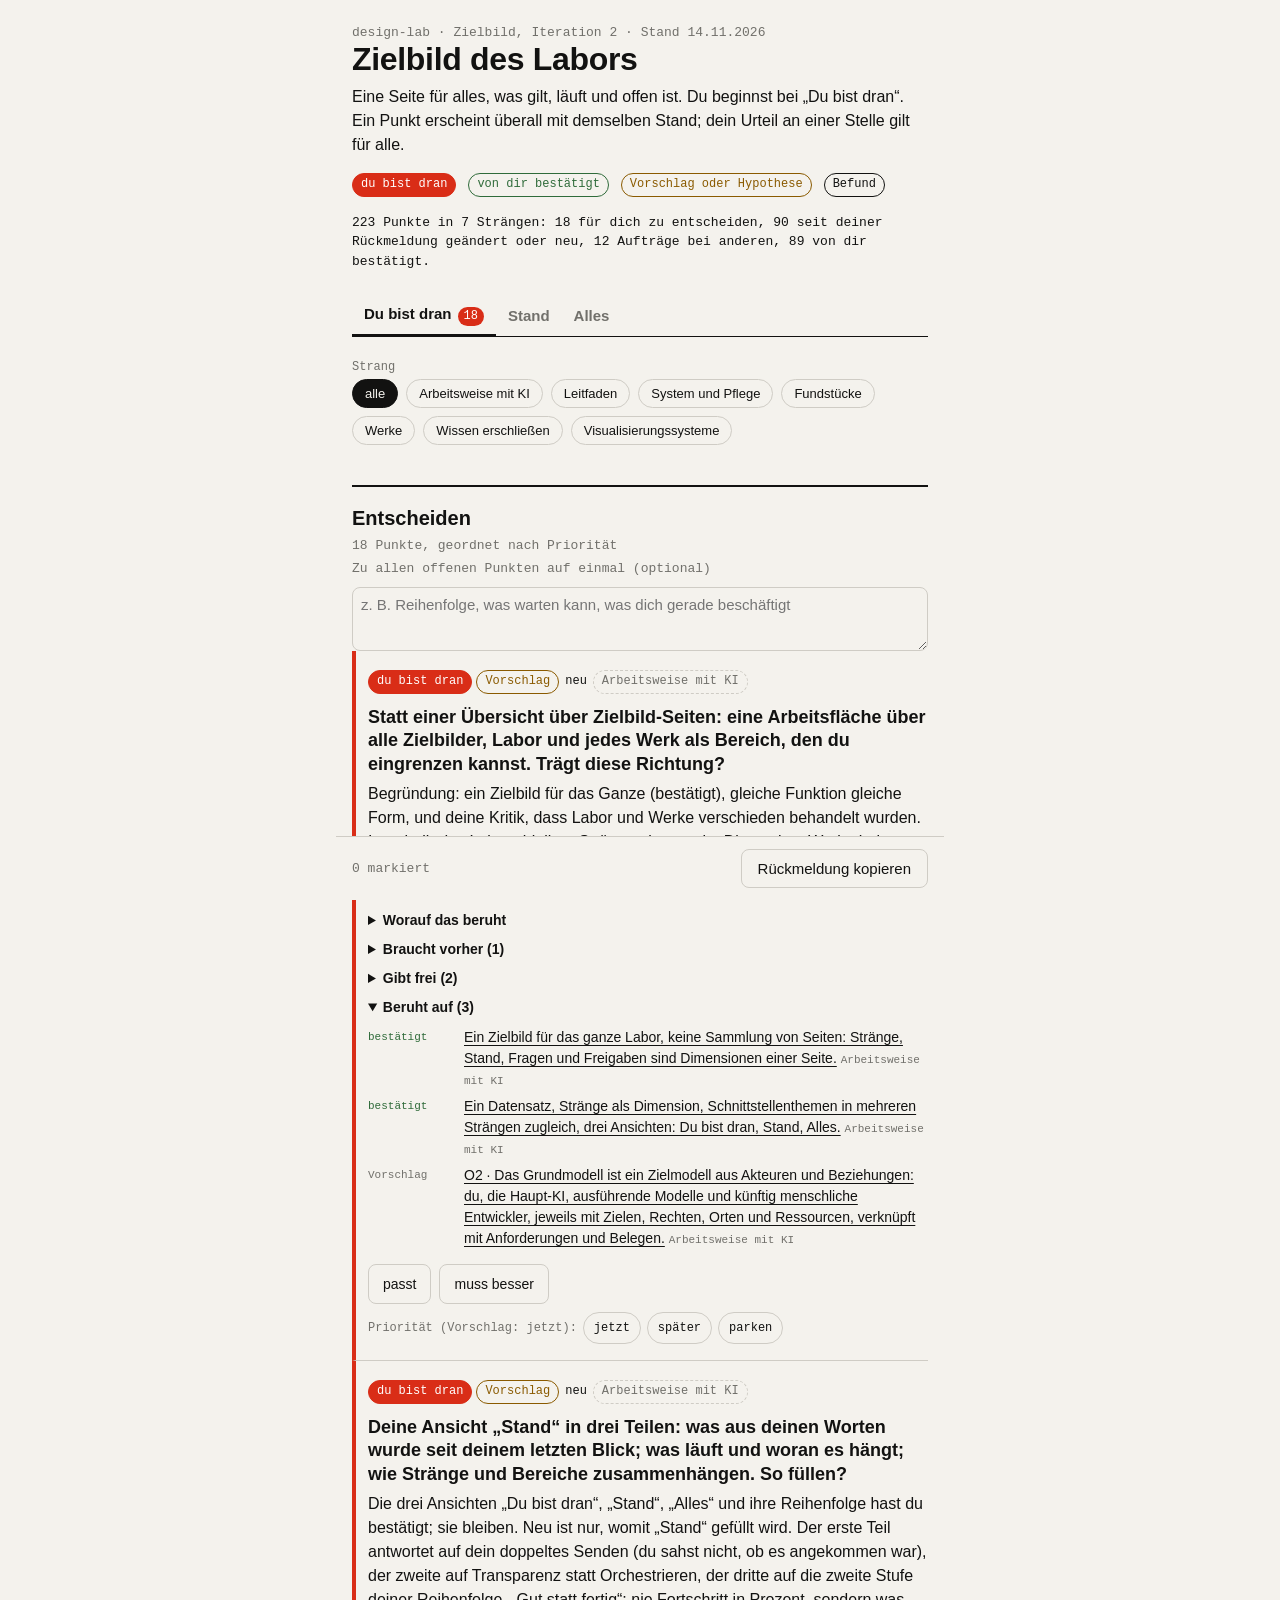
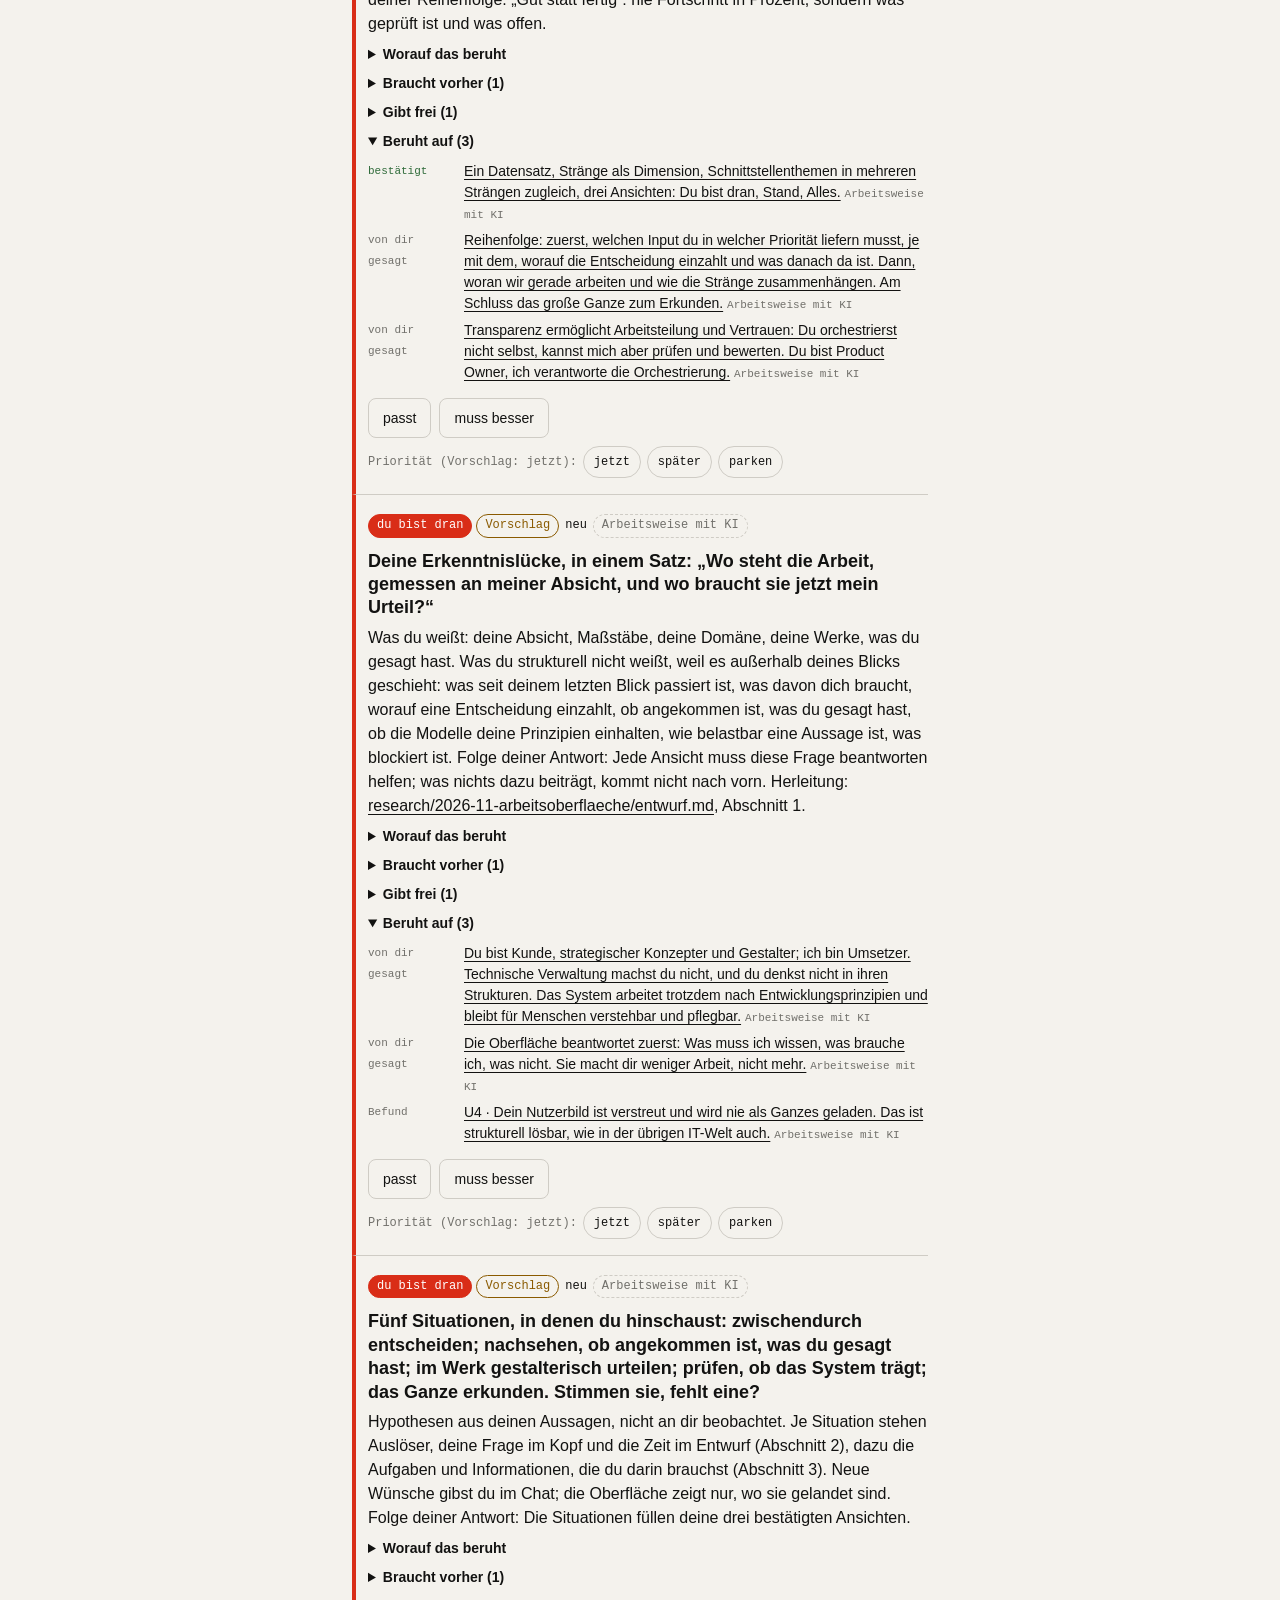
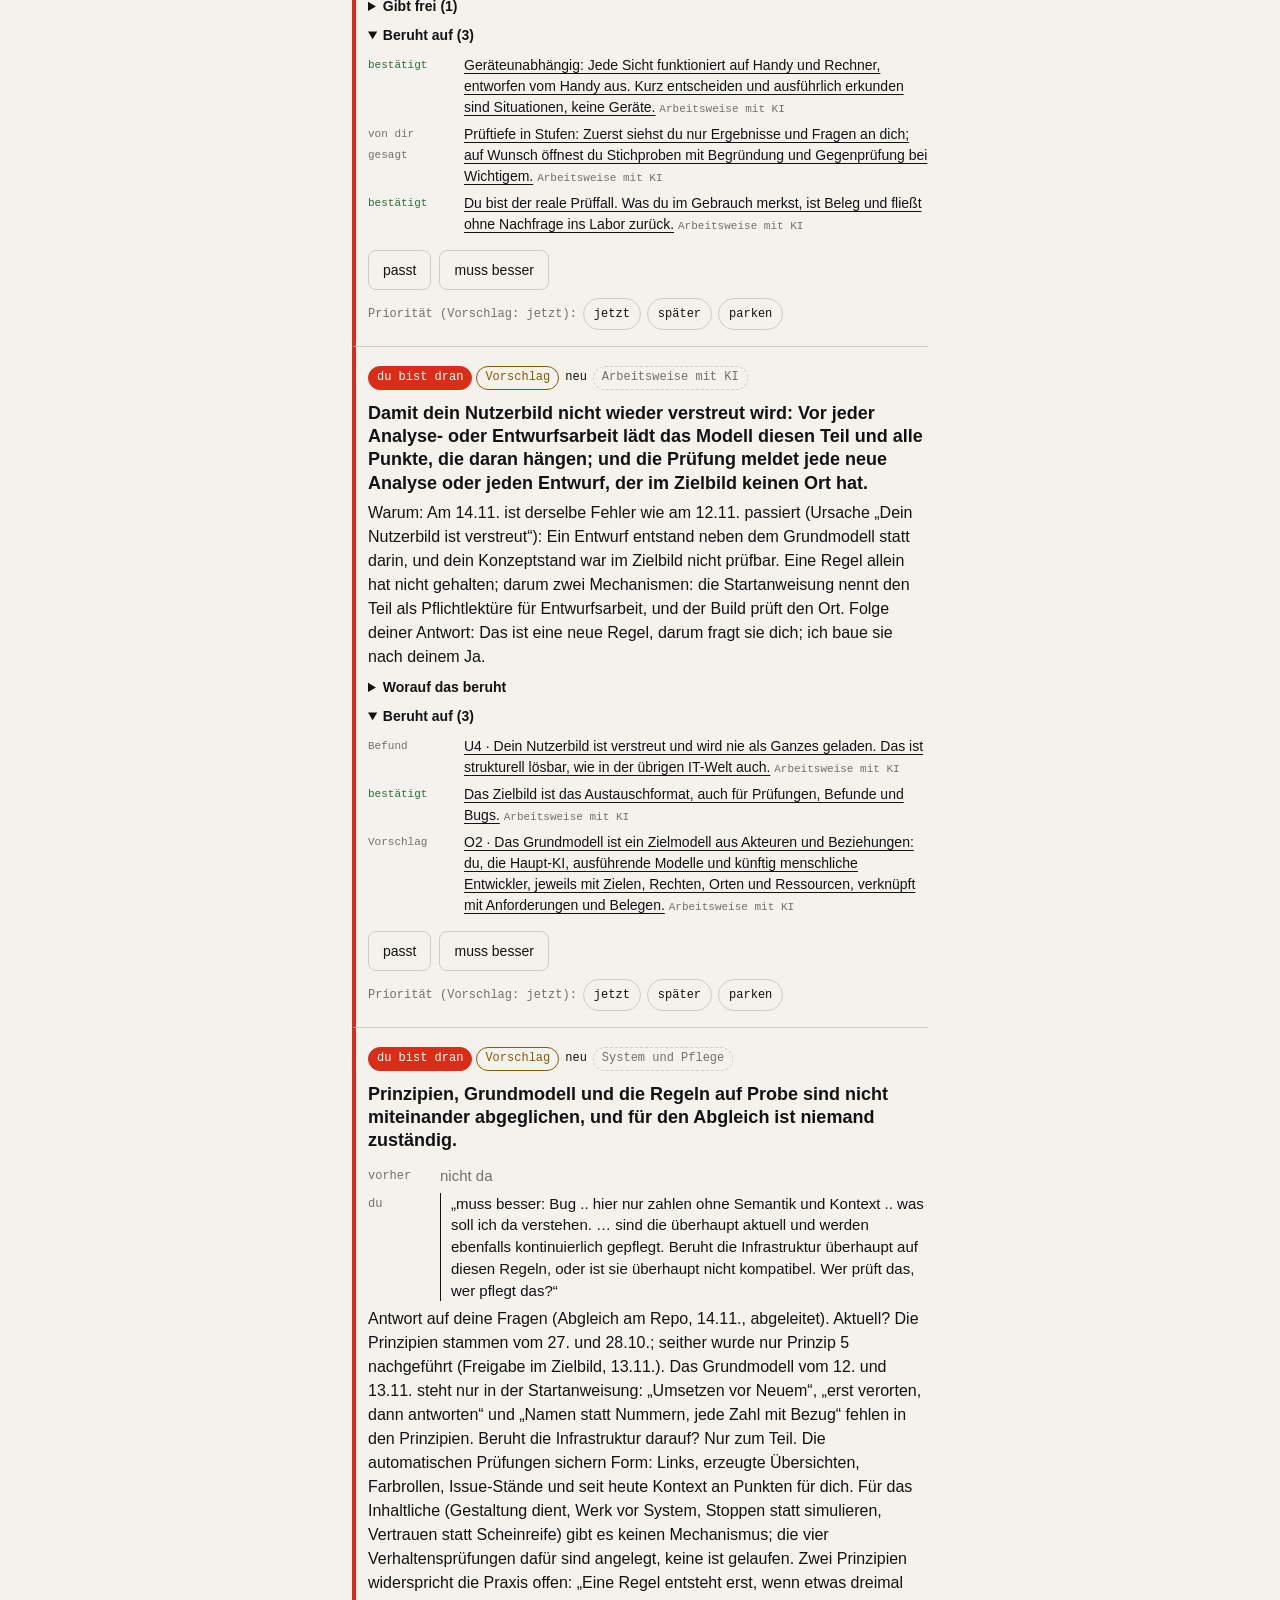
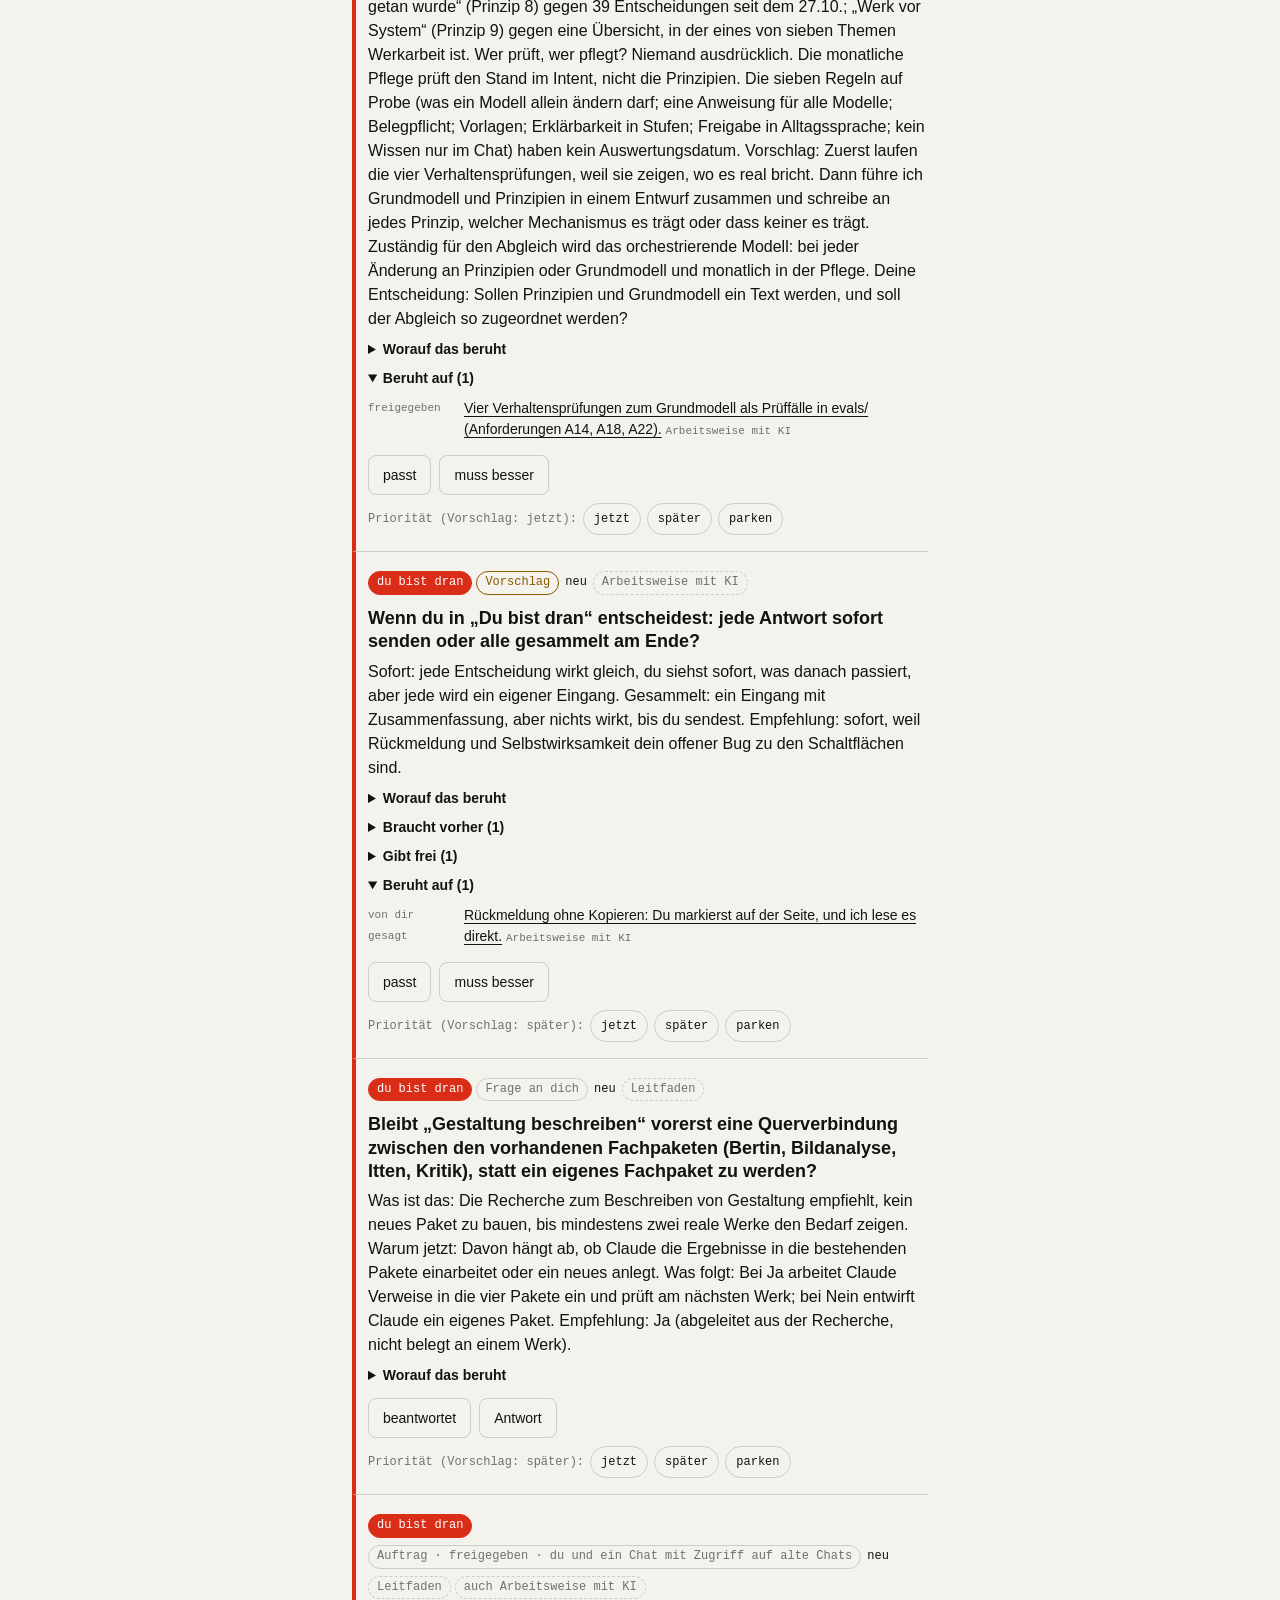
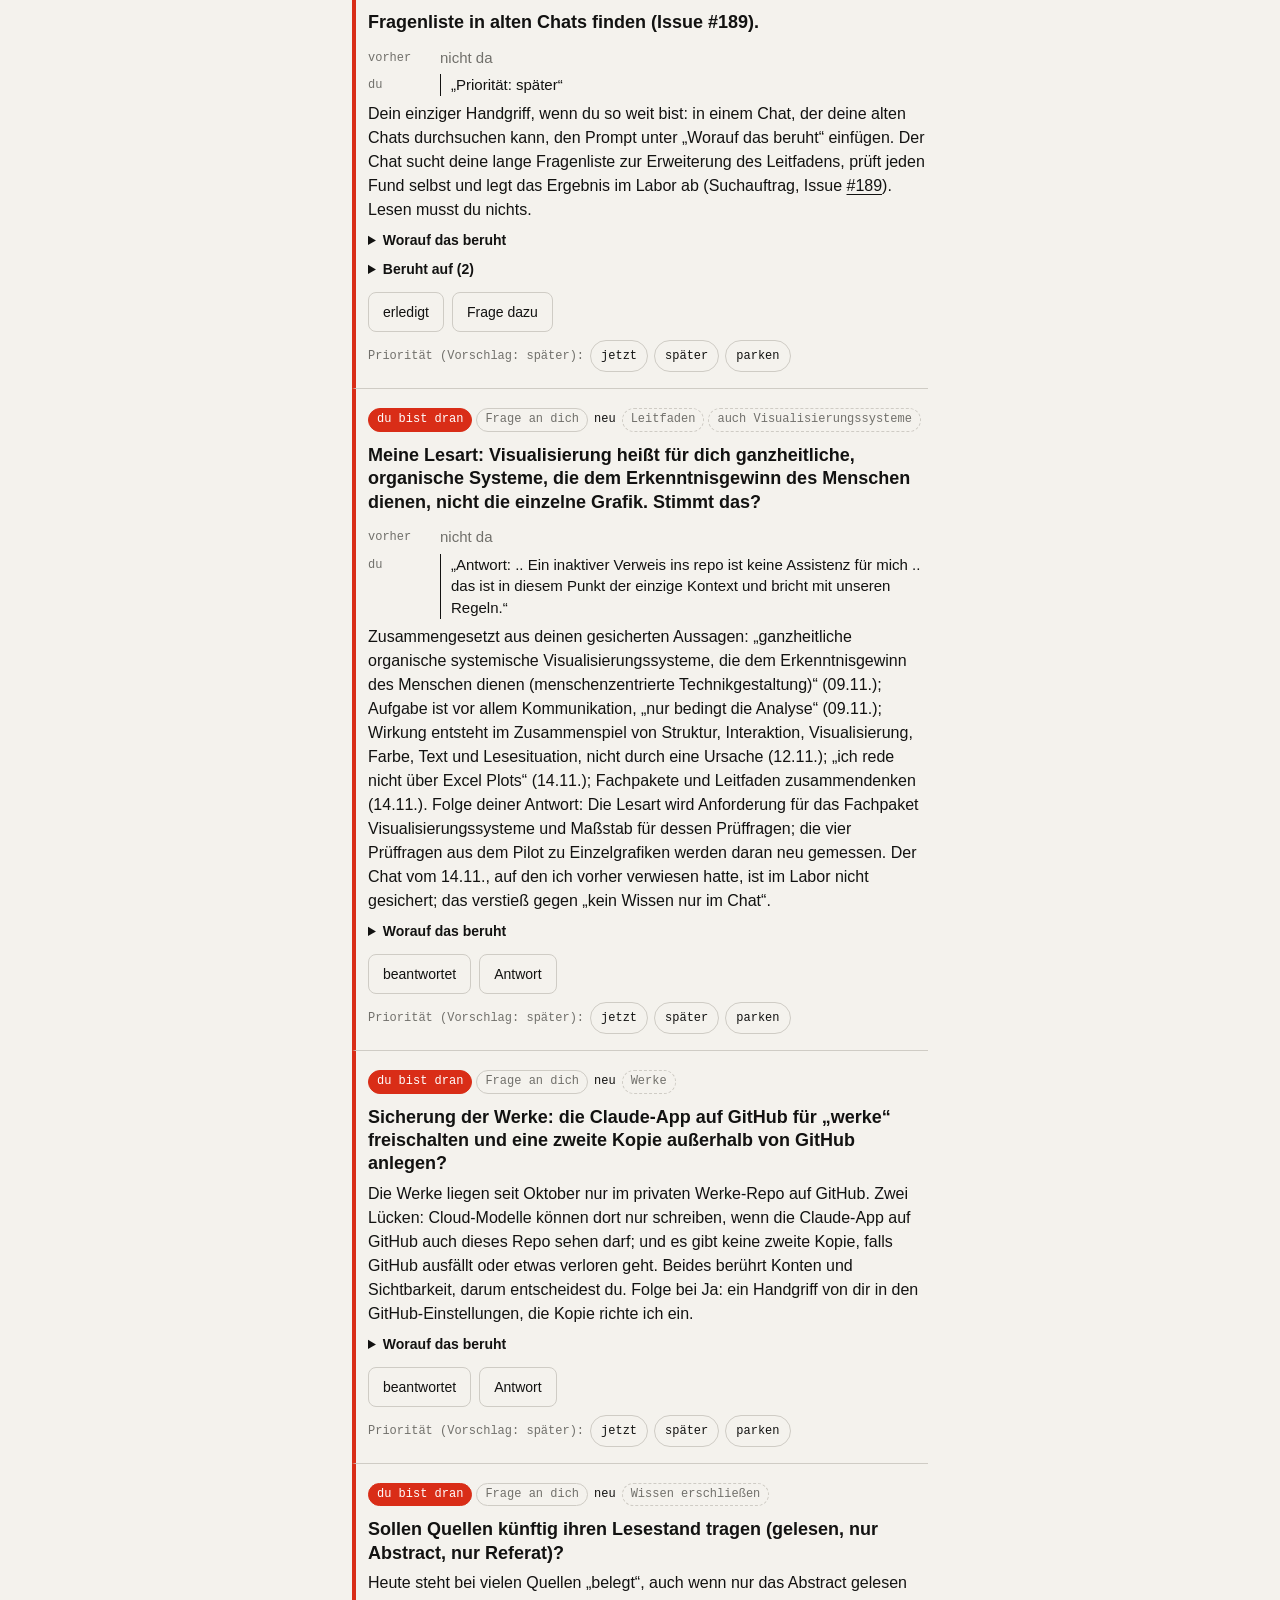
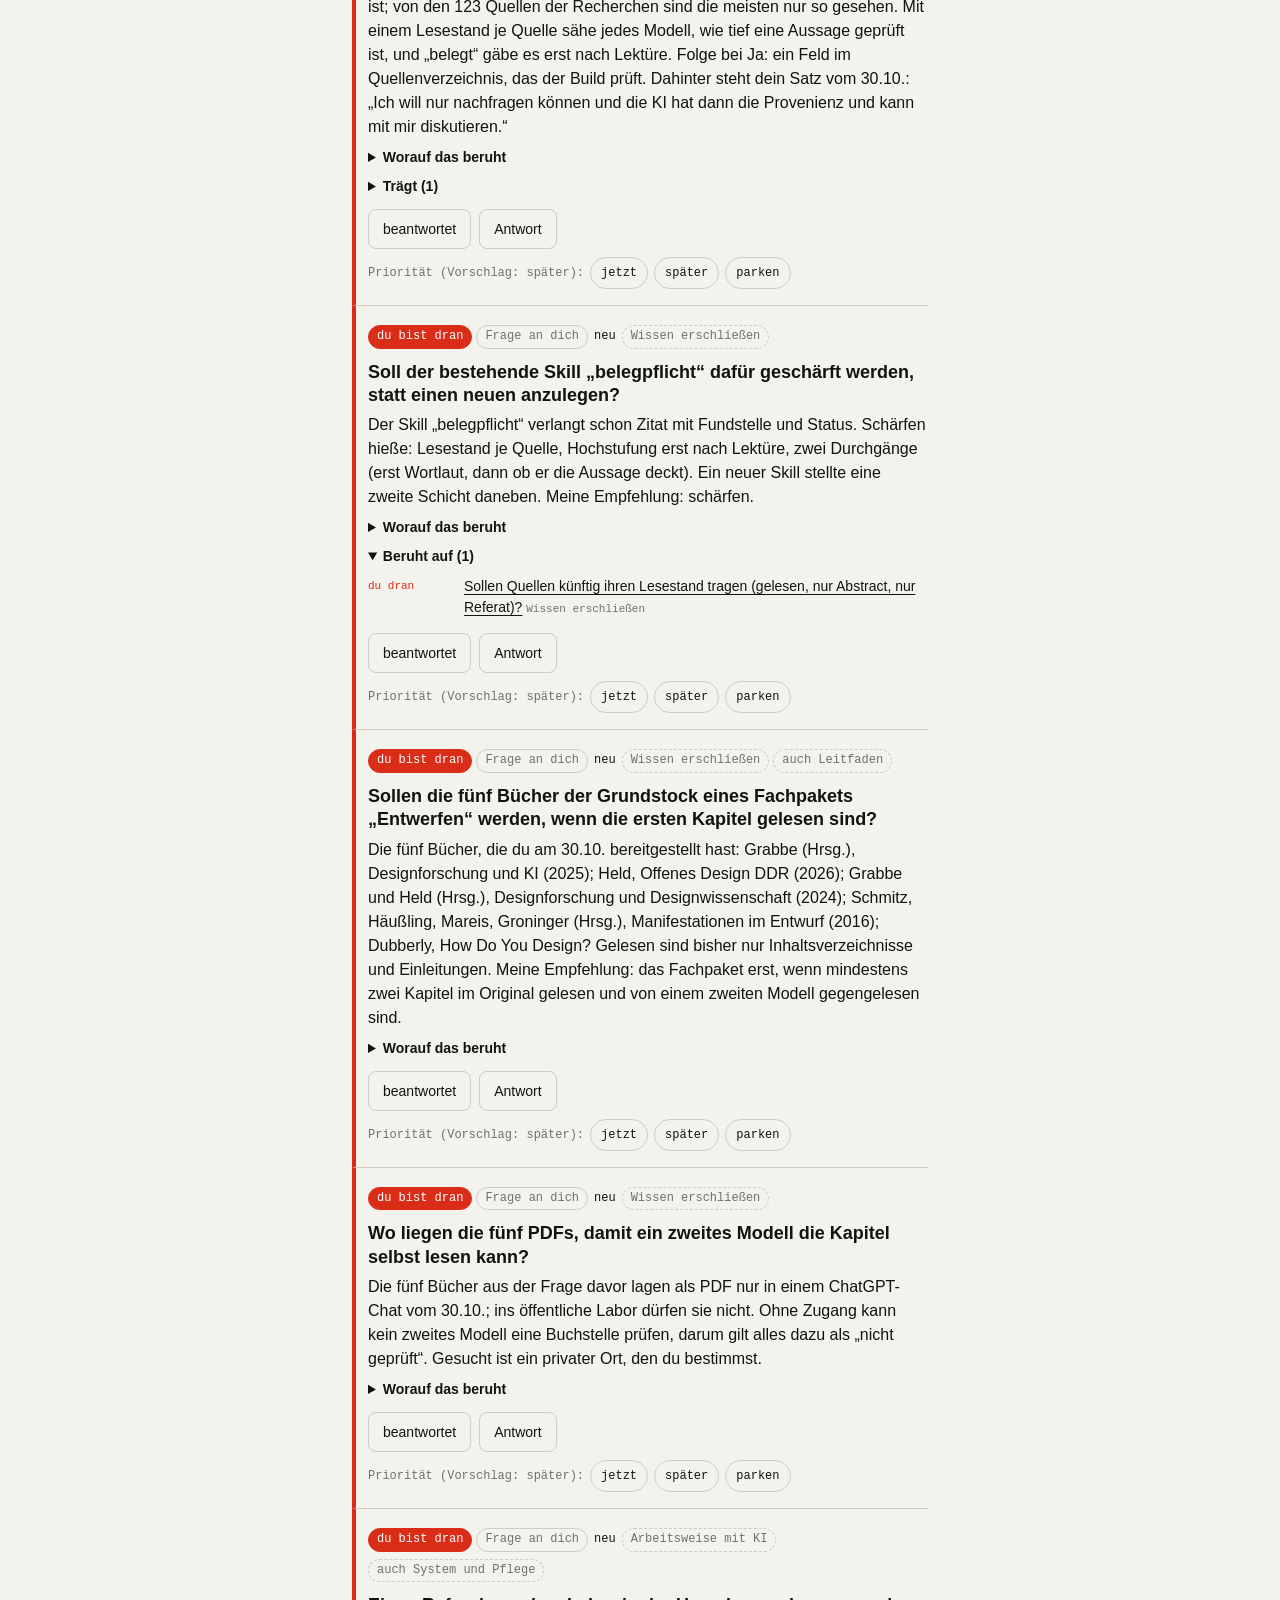
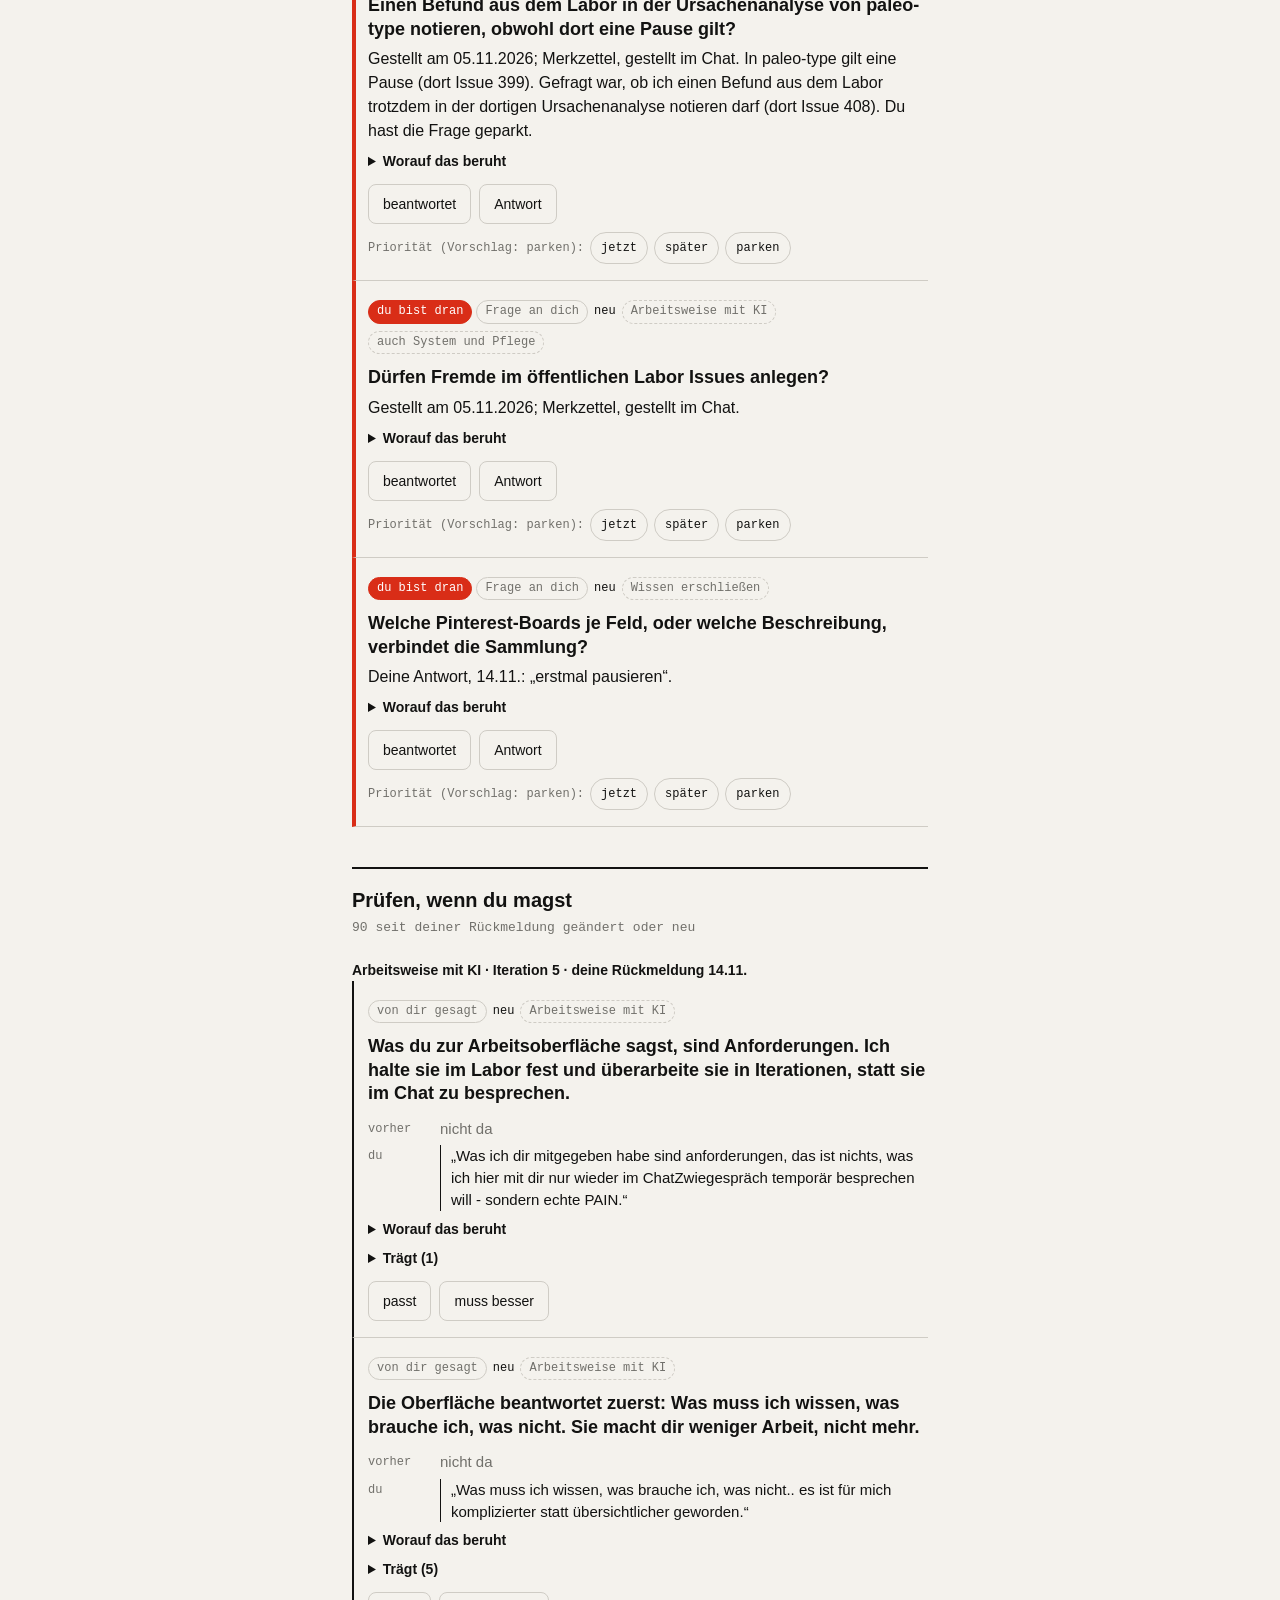
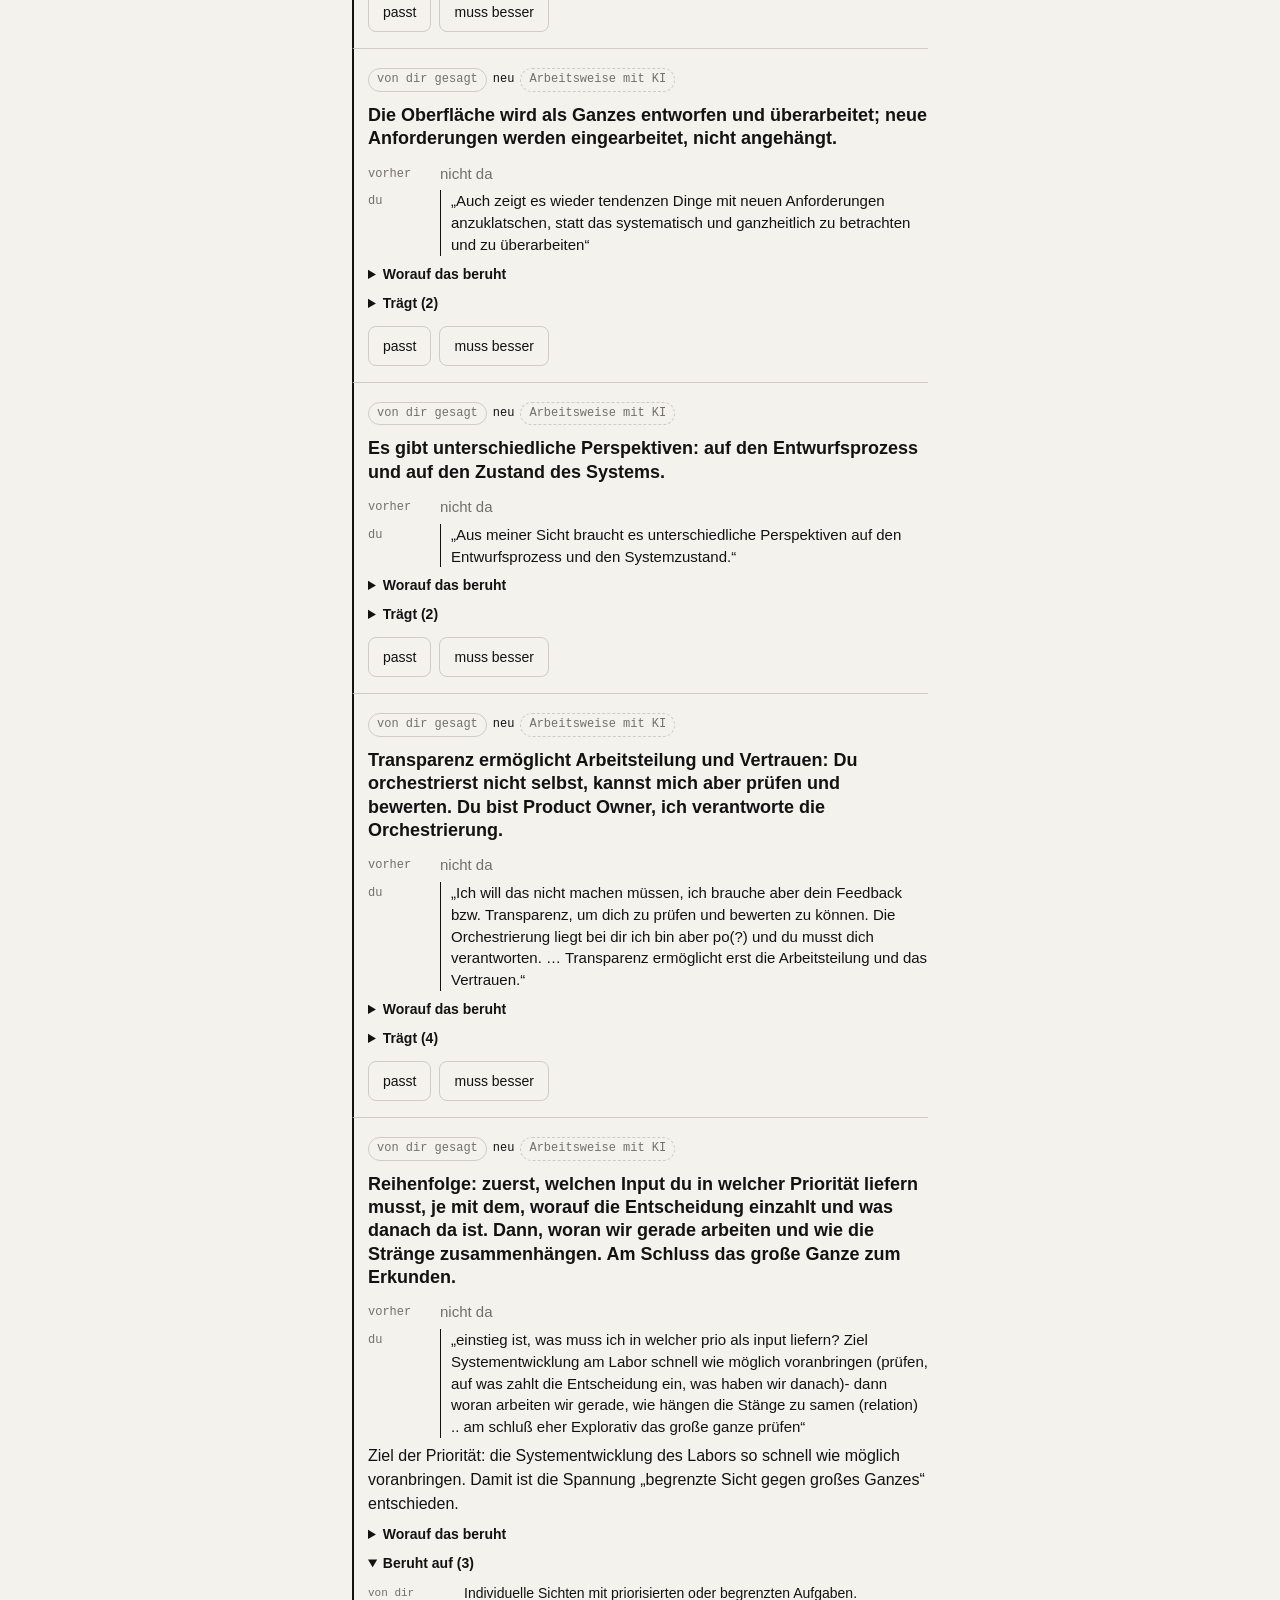
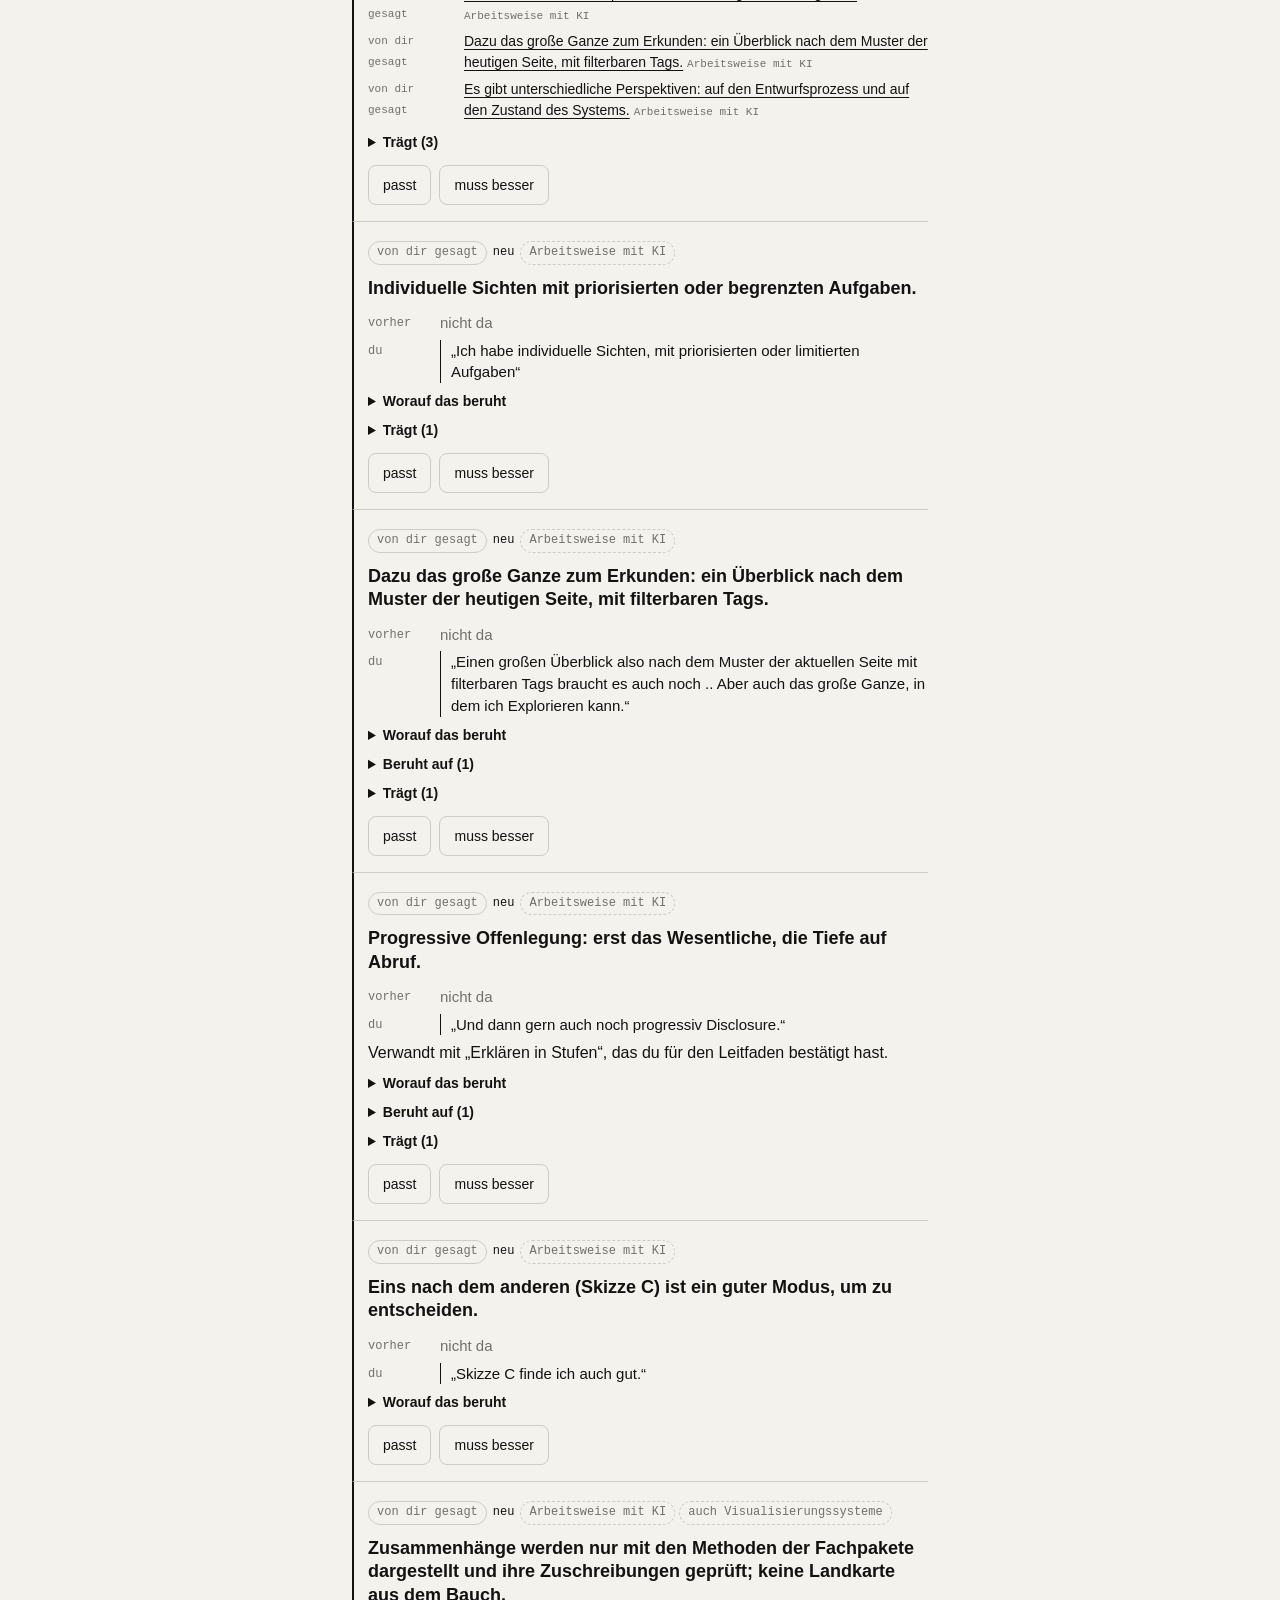
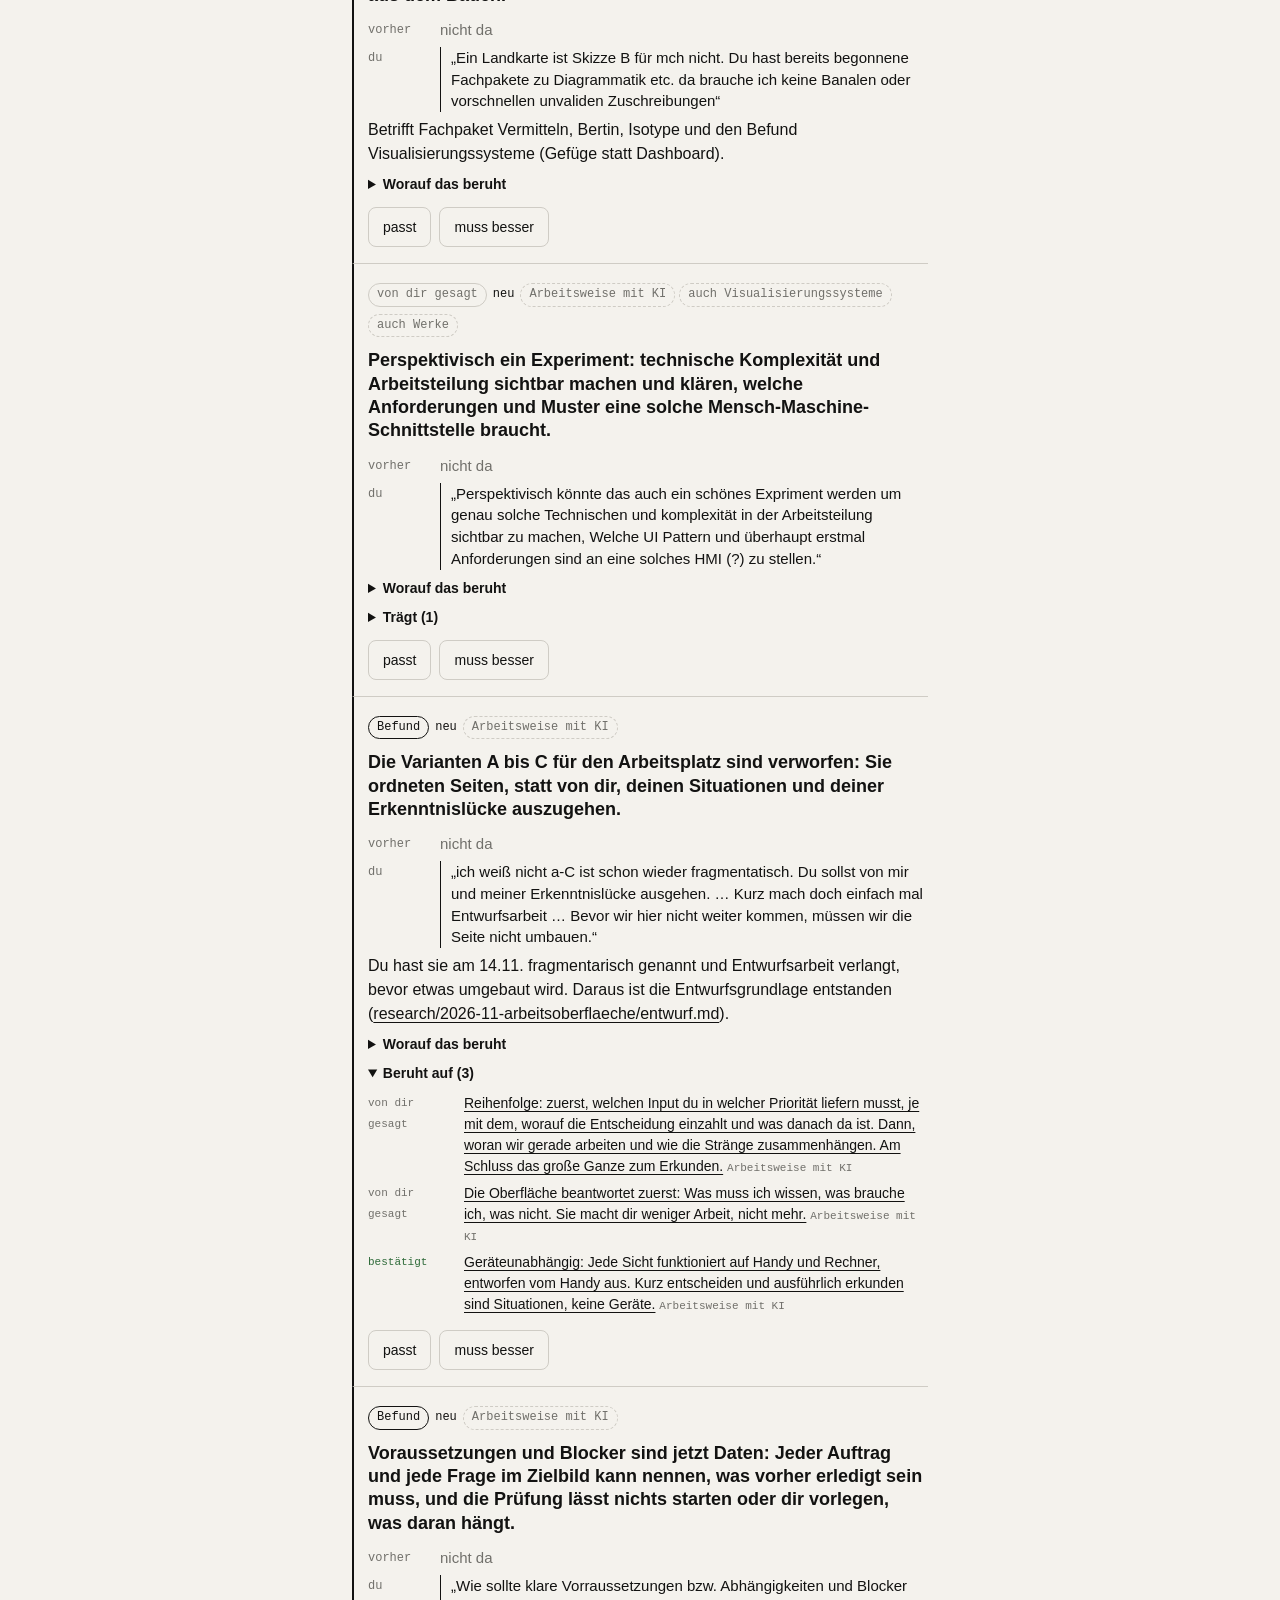
<file: zielbild/index.html>
<!DOCTYPE html>
<html lang="de">
<head>
<!-- Erzeugt von design-lab/tools/zielbild.mjs aus zielbild/punkte.json. Nicht von Hand ändern. -->
<meta charset="utf-8">
<meta name="viewport" content="width=device-width, initial-scale=1">
<title>Zielbild des Labors – was Claude verstanden hat</title>
<style>
:root{--bg:#f4f2ed;--fg:#121211;--muted:#71706b;--line:#cfccc5;--signal:#d92d17;--bestaetigt:#2f6b3a;--offen:#8a5a00;--sans:"Helvetica Neue",Helvetica,Arial,system-ui,sans-serif;--mono:ui-monospace,SFMono-Regular,Menlo,Consolas,monospace;color-scheme:light dark}
@media (prefers-color-scheme:dark){:root{--bg:#151514;--fg:#e8e6e0;--muted:#a09e99;--line:#363533;--signal:#d92d17;--bestaetigt:#7fbf8a;--offen:#e0b060}}
/* Farbe trägt Bedeutung: --signal nur „du bist dran“, --bestaetigt nur „von dir bestätigt“,
   --offen nur „Vorschlag oder Hypothese“. Befund, Änderung und Zahlen in Grundfarbe und Form.
   Geprüft von tools/farbrollen.mjs. */
*{box-sizing:border-box}
body{margin:0;background:var(--bg);color:var(--fg);font:1rem/1.5 var(--sans)}
main{max-width:38rem;margin:0 auto;padding:24px 16px 112px}
h1{font-size:2rem;line-height:1.1;margin:0 0 8px;letter-spacing:-.01em}
h2{font-size:1.25rem;margin:40px 0 0;padding-top:16px;border-top:2px solid var(--fg)}
h3{font-size:1.125rem;line-height:1.3;margin:8px 0 0}
h4{font:700 .875rem/1.4 var(--sans);margin:24px 0 0}
h2 .klein{display:block;margin-top:4px}
a{color:inherit;text-underline-offset:.2em}
:focus-visible{outline:2px solid var(--fg);outline-offset:2px}
.lede{margin:0 0 8px}
.meta,.klein{font:.8125rem/1.4 var(--mono);color:var(--muted);margin:0}
.bilanz{font:.8125rem/1.5 var(--mono);margin:12px 0 0}
.legende{display:flex;flex-wrap:wrap;gap:8px;margin:16px 0 0;padding:0;list-style:none}
.chip{display:inline-block;max-width:100%;font:.75rem/1.3 var(--mono);padding:3px 8px;border:1px solid var(--line);border-radius:12px;margin:0 4px 4px 0;color:var(--muted)}
.chip.bestaetigt{border-color:var(--bestaetigt);color:var(--bestaetigt)}
.chip.vorschlag,.chip.ableitung{border-color:var(--offen);color:var(--offen)}
.chip.befund{border-color:var(--fg);color:var(--fg)}
.chip.dran{border-color:var(--signal);background:var(--signal);color:#fff}
.chip.strang{border-style:dashed}
.marke{font:.75rem/1 var(--mono);margin:0 6px 0 2px;color:var(--fg)}
.fest-mark{font:.75rem/1 var(--mono);color:var(--bestaetigt);margin:0 6px 0 2px}
.ansichten{display:flex;gap:0;margin:24px 0 0;border-bottom:1px solid var(--fg)}
.ansichten button{font:700 .9375rem var(--sans);background:none;color:var(--muted);border:0;border-bottom:3px solid transparent;padding:10px 12px 8px;cursor:pointer;margin-bottom:-1px}
.ansichten button[aria-selected=true]{color:var(--fg);border-bottom-color:var(--fg)}
.ansichten .zahl-dran{display:inline-block;min-width:1.5em;margin-left:6px;padding:1px 6px;border-radius:999px;background:var(--signal);color:#fff;font:.75rem/1.4 var(--mono)}
.filter{display:flex;flex-wrap:wrap;gap:8px;margin:16px 0 0}
.filter button{font:.8125rem var(--sans);background:none;color:var(--fg);border:1px solid var(--line);border-radius:999px;padding:6px 12px;cursor:pointer}
.filter button[aria-pressed=true]{background:var(--fg);color:var(--bg);border-color:var(--fg)}
.filter-titel{font:.75rem/1 var(--mono);color:var(--muted);width:100%;margin:8px 0 -2px}
.punkt{padding:16px 0;border-bottom:1px solid var(--line)}
.punkt p{margin:6px 0 0}
.punkt.wandel{border-left:2px solid var(--fg);padding-left:14px}
.punkt.dran{border-left:4px solid var(--signal);padding-left:12px}
.punkt.fest h3{font-weight:400;font-size:1rem}
.punkt.fest{padding:12px 0}
.punkt.ziel{background:color-mix(in srgb,var(--fg) 6%,transparent)}
.wandel-dl{display:grid;grid-template-columns:3.75rem 1fr;gap:6px 12px;margin:12px 0 4px}
.wandel-dl dt{font:.75rem/1.55 var(--mono);color:var(--muted);padding-top:2px}
.wandel-dl dd{margin:0;font-size:.9375rem;line-height:1.45}
.wandel-dl .vorher{color:var(--muted)}
.wandel-dl .du{border-left:1px solid var(--fg);padding-left:10px}
.wandel-dl .du q{quotes:"„" "“"}
.bezug{list-style:none;padding:0;margin:6px 0 0;font-size:.875rem}
.bezug li{padding:3px 0;display:grid;grid-template-columns:5.5rem 1fr;gap:8px}
.bezug .w{font:.6875rem/1.9 var(--mono);color:var(--muted)}
.bezug .w.fest{color:var(--bestaetigt)}
.bezug .w.dran{color:var(--signal)}
.bezug .s{font:.6875rem var(--mono);color:var(--muted)}
.bezug .warum{display:block;font-size:.8125rem;color:var(--muted);margin-top:2px}
.bezug .warum.ableitung{color:var(--offen)}
details{margin-top:8px}
summary{cursor:pointer;font-weight:700;font-size:.875rem;width:fit-content}
summary:hover{text-decoration:underline}
details p{color:var(--muted);font-size:.9375rem}
.urteil{display:flex;gap:8px;margin-top:12px;flex-wrap:wrap;align-items:center}
.urteil button{font:.875rem var(--sans);background:none;color:var(--fg);border:1px solid var(--line);border-radius:8px;padding:8px 14px;cursor:pointer;min-height:40px}
.urteil button.an[data-v=passt]{background:var(--bestaetigt);border-color:var(--bestaetigt);color:var(--bg)}
.urteil button.an[data-v=besser]{background:var(--fg);border-color:var(--fg);color:var(--bg)}
.prio{display:flex;gap:6px;align-items:center;margin-top:8px;flex-wrap:wrap}
.prio span{font:.75rem var(--mono);color:var(--muted)}
.prio button{font:.75rem var(--mono);background:none;color:var(--fg);border:1px solid var(--line);border-radius:999px;padding:4px 10px;cursor:pointer;min-height:32px}
.prio button.an{background:var(--fg);color:var(--bg);border-color:var(--fg)}
textarea{width:100%;margin-top:8px;font:.9375rem var(--sans);color:var(--fg);background:transparent;border:1px solid var(--line);border-radius:8px;padding:8px;min-height:64px;display:none}
textarea.zeigen,textarea.immer{display:block}
.kurz{list-style:none;padding:0;margin:8px 0 0}
.kurz li{padding:6px 0;border-bottom:1px solid var(--line);display:grid;grid-template-columns:1rem 1fr;gap:8px;font-size:.9375rem;line-height:1.4}
.kurz li::before{content:"";width:8px;height:8px;margin-top:6px;border:1px solid var(--muted);border-radius:50%}
.kurz li.dran::before{background:var(--signal);border-color:var(--signal)}
.kurz li.fest::before{background:var(--bestaetigt);border-color:var(--bestaetigt)}
.kurz li.vorschlag::before{background:var(--offen);border-color:var(--offen)}
.kurz .wer{font:.75rem var(--mono);color:var(--muted);display:block}
.kopf-strang{display:flex;justify-content:space-between;align-items:baseline;gap:12px;flex-wrap:wrap}
.leer{color:var(--muted);font-size:.9375rem;margin:8px 0 0}
.leiste{position:sticky;bottom:0;background:var(--bg);border-top:1px solid var(--line);padding:12px 16px;display:flex;gap:12px;align-items:center;justify-content:space-between;max-width:38rem;margin:0 auto}
.leiste button{font:.9375rem var(--sans);background:var(--fg);color:var(--bg);border:0;border-radius:8px;padding:10px 16px;cursor:pointer}
.leiste .knoepfe{display:flex;gap:8px}
.leiste #kopieren:not(:only-child){background:transparent;color:var(--fg);border:1px solid var(--line)}
.leiste .stand{font:.8125rem var(--mono);color:var(--muted)}
.ausgabe{display:none;margin-top:16px;white-space:pre-wrap;font:.875rem/1.5 var(--mono);border:1px solid var(--line);border-radius:8px;padding:12px}
.ausgabe.zeigen{display:block}
.hinweis{font-size:.8125rem;color:var(--muted)}
[hidden]{display:none!important}
</style>
</head>
<body>
<main>
<p class="meta">design-lab · Zielbild, Iteration&nbsp;2 · Stand 14.11.2026</p>
<h1>Zielbild des Labors</h1>
<p class="lede">Eine Seite für alles, was gilt, läuft und offen ist. Du beginnst bei „Du bist dran“. Ein Punkt erscheint überall mit demselben Stand; dein Urteil an einer Stelle gilt für alle.</p>
<ul class="legende" aria-label="Was die Farben heißen">
<li class="chip dran">du bist dran</li>
<li class="chip bestaetigt">von dir bestätigt</li>
<li class="chip vorschlag">Vorschlag oder Hypothese</li>
<li class="chip befund">Befund</li>
</ul>
<p class="bilanz" id="bilanz"></p>
<div class="ansichten" role="tablist" aria-label="Ansicht">
<button role="tab" data-a="du" aria-selected="true">Du bist dran<span class="zahl-dran" id="zahl-dran"></span></button><button role="tab" data-a="stand" aria-selected="false">Stand</button><button role="tab" data-a="alles" aria-selected="false">Alles</button>
</div>
<div class="filter" id="straenge" role="group" aria-label="Strang"></div>
<div class="filter" id="art" role="group" aria-label="Art" hidden></div>
<div id="inhalt"></div>
<pre class="ausgabe" id="ausgabe"></pre>
<p class="hinweis">Deine Markierungen bleiben nur in diesem Browser; was zählt, ist die gesendete oder in den Chat kopierte Rückmeldung. Ein Sammelurteil gilt nicht als „passt“ für Punkte, die du nicht einzeln markiert hast.</p>
</main>
<div class="leiste"><span class="stand" id="stand">0 markiert</span><span class="knoepfe"><button id="senden" hidden>Rückmeldung senden</button><button id="kopieren">Rückmeldung kopieren</button></span></div>
<script>
const LABEL={bestaetigt:"von dir gesagt",ableitung:"meine Ableitung",vorschlag:"Vorschlag",befund:"Befund",offen:"Frage an dich",freigabe:"Freigabe",impuls:"Eingang",auftrag:"Auftrag"};
const ROLLE={bestaetigt:"bestaetigt",ableitung:"ableitung",vorschlag:"vorschlag",befund:"befund"};
const rolle=p=>p.s==="bestaetigt"&&!fest(p)?"":ROLLE[p.s]||"";
const ARTEN=[["alle","alle"],["bestaetigt","von dir"],["ableitung","Ableitung"],["vorschlag","Vorschlag"],["befund","Befund"],["auftrag","Aufträge"],["impuls","Eingang"],["frage","Fragen und Freigaben"]];
const PRIOS=["jetzt","später","parken"];
const D={"straenge":[{"id":"arbeitsweise","name":"Arbeitsweise mit KI","iteration":5,"rueckmeldung":"14.11."},{"id":"leitfaden","name":"Leitfaden","iteration":8,"rueckmeldung":"14.11."},{"id":"system","name":"System und Pflege","iteration":2,"rueckmeldung":"14.11."},{"id":"fundstuecke","name":"Fundstücke","iteration":1},{"id":"werke","name":"Werke","iteration":2,"rueckmeldung":"14.11."},{"id":"wissen","name":"Wissen erschließen","iteration":1},{"id":"visualisierung","name":"Visualisierungssysteme","iteration":1}],"teile":[{"teil":"Anforderungen an die Arbeitsoberfläche","strang":"arbeitsweise","punkte":[{"id":"ao-anforderung","s":"bestaetigt","n":"neu","t":"Was du zur Arbeitsoberfläche sagst, sind Anforderungen. Ich halte sie im Labor fest und überarbeite sie in Iterationen, statt sie im Chat zu besprechen.","f":"Was ich dir mitgegeben habe sind anforderungen, das ist nichts, was ich hier mit dir nur wieder im ChatZwiegespräch temporär besprechen will - sondern echte PAIN.","g":"research/2026-11-arbeitsoberflaeche/analyse.md; daten/arbeitsweise.json, a64.","dran":"","vw":[["research/2026-11-arbeitsoberflaeche/analyse.md","https://github.com/esany/design-lab/blob/main/research/2026-11-arbeitsoberflaeche/analyse.md"],["daten/arbeitsweise.json","https://github.com/esany/design-lab/blob/main/daten/arbeitsweise.json"]]},{"id":"ao-einfacher","s":"bestaetigt","n":"neu","t":"Die Oberfläche beantwortet zuerst: Was muss ich wissen, was brauche ich, was nicht. Sie macht dir weniger Arbeit, nicht mehr.","f":"Was muss ich wissen, was brauche ich, was nicht.. es ist für mich komplizierter statt übersichtlicher geworden.","g":"daten/arbeitsweise.json, a63.","dran":"","vw":[["daten/arbeitsweise.json","https://github.com/esany/design-lab/blob/main/daten/arbeitsweise.json"]]},{"id":"ao-ganzheitlich","s":"bestaetigt","n":"neu","t":"Die Oberfläche wird als Ganzes entworfen und überarbeitet; neue Anforderungen werden eingearbeitet, nicht angehängt.","f":"Auch zeigt es wieder tendenzen Dinge mit neuen Anforderungen anzuklatschen, statt das systematisch und ganzheitlich zu betrachten und zu überarbeiten","g":"daten/arbeitsweise.json, a63.","dran":"","vw":[["daten/arbeitsweise.json","https://github.com/esany/design-lab/blob/main/daten/arbeitsweise.json"]]},{"id":"ao-perspektiven","s":"bestaetigt","n":"neu","t":"Es gibt unterschiedliche Perspektiven: auf den Entwurfsprozess und auf den Zustand des Systems.","f":"Aus meiner Sicht braucht es unterschiedliche Perspektiven auf den Entwurfsprozess und den Systemzustand.","g":"research/2026-11-arbeitsoberflaeche/analyse.md; daten/arbeitsweise.json, a64.","dran":"","vw":[["research/2026-11-arbeitsoberflaeche/analyse.md","https://github.com/esany/design-lab/blob/main/research/2026-11-arbeitsoberflaeche/analyse.md"],["daten/arbeitsweise.json","https://github.com/esany/design-lab/blob/main/daten/arbeitsweise.json"]]},{"id":"ao-transparenz","s":"bestaetigt","n":"neu","t":"Transparenz ermöglicht Arbeitsteilung und Vertrauen: Du orchestrierst nicht selbst, kannst mich aber prüfen und bewerten. Du bist Product Owner, ich verantworte die Orchestrierung.","f":"Ich will das nicht machen müssen, ich brauche aber dein Feedback bzw. Transparenz, um dich zu prüfen und bewerten zu können. Die Orchestrierung liegt bei dir ich bin aber po(?) und du musst dich verantworten. … Transparenz ermöglicht erst die Arbeitsteilung und das Vertrauen.","g":"research/2026-11-arbeitsoberflaeche/analyse.md; daten/arbeitsweise.json, a64.","dran":"","vw":[["research/2026-11-arbeitsoberflaeche/analyse.md","https://github.com/esany/design-lab/blob/main/research/2026-11-arbeitsoberflaeche/analyse.md"],["daten/arbeitsweise.json","https://github.com/esany/design-lab/blob/main/daten/arbeitsweise.json"]]},{"id":"ao-reihenfolge","s":"bestaetigt","n":"neu","t":"Reihenfolge: zuerst, welchen Input du in welcher Priorität liefern musst, je mit dem, worauf die Entscheidung einzahlt und was danach da ist. Dann, woran wir gerade arbeiten und wie die Stränge zusammenhängen. Am Schluss das große Ganze zum Erkunden.","k":"Ziel der Priorität: die Systementwicklung des Labors so schnell wie möglich voranbringen. Damit ist die Spannung „begrenzte Sicht gegen großes Ganzes“ entschieden.","f":"einstieg ist, was muss ich in welcher prio als input liefern? Ziel Systementwicklung am Labor schnell wie möglich voranbringen (prüfen, auf was zahlt die Entscheidung ein, was haben wir danach)- dann woran arbeiten wir gerade, wie hängen die Stänge zu samen (relation) .. am schluß eher Explorativ das große ganze prüfen","g":"daten/arbeitsweise.json, a65.","stuetzt":["ao-sichten","ao-ganzes","ao-perspektiven"],"dran":"","vw":[["daten/arbeitsweise.json","https://github.com/esany/design-lab/blob/main/daten/arbeitsweise.json"]]},{"id":"ao-sichten","s":"bestaetigt","n":"neu","t":"Individuelle Sichten mit priorisierten oder begrenzten Aufgaben.","f":"Ich habe individuelle Sichten, mit priorisierten oder limitierten Aufgaben","g":"research/2026-11-arbeitsoberflaeche/analyse.md; daten/arbeitsweise.json, a64.","dran":"","vw":[["research/2026-11-arbeitsoberflaeche/analyse.md","https://github.com/esany/design-lab/blob/main/research/2026-11-arbeitsoberflaeche/analyse.md"],["daten/arbeitsweise.json","https://github.com/esany/design-lab/blob/main/daten/arbeitsweise.json"]]},{"id":"ao-ganzes","s":"bestaetigt","n":"neu","t":"Dazu das große Ganze zum Erkunden: ein Überblick nach dem Muster der heutigen Seite, mit filterbaren Tags.","f":"Einen großen Überblick also nach dem Muster der aktuellen Seite mit filterbaren Tags braucht es auch noch .. Aber auch das große Ganze, in dem ich Explorieren kann.","g":"research/2026-11-arbeitsoberflaeche/analyse.md; daten/arbeitsweise.json, a64.","stuetzt":["tags-navigieren"],"dran":"","vw":[["research/2026-11-arbeitsoberflaeche/analyse.md","https://github.com/esany/design-lab/blob/main/research/2026-11-arbeitsoberflaeche/analyse.md"],["daten/arbeitsweise.json","https://github.com/esany/design-lab/blob/main/daten/arbeitsweise.json"]]},{"id":"ao-progressiv","s":"bestaetigt","n":"neu","t":"Progressive Offenlegung: erst das Wesentliche, die Tiefe auf Abruf.","f":"Und dann gern auch noch progressiv Disclosure.","g":"research/2026-11-arbeitsoberflaeche/analyse.md; daten/arbeitsweise.json, a64.","k":"Verwandt mit „Erklären in Stufen“, das du für den Leitfaden bestätigt hast.","stuetzt":["stufen-anzeige"],"dran":"","vw":[["research/2026-11-arbeitsoberflaeche/analyse.md","https://github.com/esany/design-lab/blob/main/research/2026-11-arbeitsoberflaeche/analyse.md"],["daten/arbeitsweise.json","https://github.com/esany/design-lab/blob/main/daten/arbeitsweise.json"]]},{"id":"ao-einzeln","s":"bestaetigt","n":"neu","t":"Eins nach dem anderen (Skizze C) ist ein guter Modus, um zu entscheiden.","f":"Skizze C finde ich auch gut.","g":"research/2026-11-arbeitsoberflaeche/analyse.md; daten/arbeitsweise.json, a64.","dran":"","vw":[["research/2026-11-arbeitsoberflaeche/analyse.md","https://github.com/esany/design-lab/blob/main/research/2026-11-arbeitsoberflaeche/analyse.md"],["daten/arbeitsweise.json","https://github.com/esany/design-lab/blob/main/daten/arbeitsweise.json"]]},{"id":"ao-methodisch","s":"bestaetigt","n":"neu","t":"Zusammenhänge werden nur mit den Methoden der Fachpakete dargestellt und ihre Zuschreibungen geprüft; keine Landkarte aus dem Bauch.","f":"Ein Landkarte ist Skizze B für mch nicht. Du hast bereits begonnene Fachpakete zu Diagrammatik etc. da brauche ich keine Banalen oder vorschnellen unvaliden Zuschreibungen","g":"research/2026-11-arbeitsoberflaeche/analyse.md; daten/arbeitsweise.json, a64.","k":"Betrifft Fachpaket Vermitteln, Bertin, Isotype und den Befund Visualisierungssysteme (Gefüge statt Dashboard).","auch":["visualisierung"],"dran":"","vw":[["research/2026-11-arbeitsoberflaeche/analyse.md","https://github.com/esany/design-lab/blob/main/research/2026-11-arbeitsoberflaeche/analyse.md"],["daten/arbeitsweise.json","https://github.com/esany/design-lab/blob/main/daten/arbeitsweise.json"]]},{"id":"ao-experiment","s":"bestaetigt","n":"neu","t":"Perspektivisch ein Experiment: technische Komplexität und Arbeitsteilung sichtbar machen und klären, welche Anforderungen und Muster eine solche Mensch-Maschine-Schnittstelle braucht.","f":"Perspektivisch könnte das auch ein schönes Expriment werden um genau solche Technischen und komplexität in der Arbeitsteilung sichtbar zu machen, Welche UI Pattern und überhaupt erstmal Anforderungen sind an eine solches HMI (?) zu stellen.","g":"research/2026-11-arbeitsoberflaeche/analyse.md; daten/arbeitsweise.json, a64.","auch":["visualisierung","werke"],"dran":"","vw":[["research/2026-11-arbeitsoberflaeche/analyse.md","https://github.com/esany/design-lab/blob/main/research/2026-11-arbeitsoberflaeche/analyse.md"],["daten/arbeitsweise.json","https://github.com/esany/design-lab/blob/main/daten/arbeitsweise.json"]]},{"id":"ao-akteure","s":"ableitung","t":"Drei Akteure nutzen die Oberfläche verschieden: du als Product Owner und Gestalter, ich als Orchestrator, die ausführenden Modelle (ChatGPT, Codex). Dass ein menschlicher Entwickler das System verstehen und pflegen könnte, ist ein Qualitätsanspruch an das System, kein Nutzer der Oberfläche.","k":"Abgeleitet aus dem Grundmodell in AGENTS.md: „bleibt für einen menschlichen Entwickler verstehbar und pflegbar: keine Black Box“. Meine erste Fassung machte daraus eine vierte Person. Offen bleibt, ob die Modelle die Oberfläche brauchen oder die Dateien genügen.","g":"research/2026-11-arbeitsoberflaeche/analyse.md; daten/arbeitsweise.json, a64.","bestaetigt":"2026-11-14","dran":"","vw":[["research/2026-11-arbeitsoberflaeche/analyse.md","https://github.com/esany/design-lab/blob/main/research/2026-11-arbeitsoberflaeche/analyse.md"],["daten/arbeitsweise.json","https://github.com/esany/design-lab/blob/main/daten/arbeitsweise.json"],["AGENTS.md","https://github.com/esany/design-lab/blob/main/AGENTS.md"]]},{"id":"ao-situationen","s":"ableitung","t":"Geräteunabhängig: Jede Sicht funktioniert auf Handy und Rechner, entworfen vom Handy aus. Kurz entscheiden und ausführlich erkunden sind Situationen, keine Geräte.","k":"Deine Anmerkung beim Bestätigen hat meine Fassung „am Handy entscheiden, am Rechner erkunden“ ersetzt.","g":"Eigentümer im Chat, 14.11.: „ja - mit einer Anmerkung .. bei allem Handy first .. ich will so gut wie möglich geräteunabhängig arbeiten können.“","stuetzt":["handy-zuerst"],"bestaetigt":"2026-11-14","dran":"","vw":[]},{"id":"ao-rechenschaft","s":"ableitung","t":"Rechenschaft: Für jeden Schritt eines Modells ist sichtbar, wer was warum getan hat, mit welchem Ergebnis und welcher Prüfung.","k":"Abgeleitet aus „du musst dich verantworten“. Heute liegt das verstreut in Verlauf, Pull Requests und Issues, die du nicht siehst.","g":"research/2026-11-arbeitsoberflaeche/analyse.md; daten/arbeitsweise.json, a64.","stuetzt":["ao-transparenz"],"stuetzt_warum":{"ao-transparenz":"Belegt: dein Satz zu Prüfen, Bewerten und Verantworten."},"bestaetigt":"2026-11-14","dran":"","vw":[["research/2026-11-arbeitsoberflaeche/analyse.md","https://github.com/esany/design-lab/blob/main/research/2026-11-arbeitsoberflaeche/analyse.md"],["daten/arbeitsweise.json","https://github.com/esany/design-lab/blob/main/daten/arbeitsweise.json"]]},{"id":"ao-recherche-muster","s":"auftrag","stand":"fertig","wer":"ChatGPT","n":"geändert","t":"Stand der Technik: Muster für KI-assistierende Oberflächen und sichtbare Arbeitsteilung zwischen Mensch und Modellen (#237).","k":"Abgeschlossen und übernommen am 14.11.: research/2026-11-arbeitsoberflaeche/recherche-muster.md. Sie ist die Grundlage für den Rahmen des Arbeitsplatzes (Iteration 2) und für das Fachpaket Interaktion und Struktur.","g":"Freigabe: dein Satz „das wäre doch ein schöner sota Auftrag … (Sota Recherche nötig.)“, 14.11.","stuetzt":["ao-perspektiven","ao-progressiv","ao-transparenz","ao-experiment"],"dran":"","vw":[["research/2026-11-arbeitsoberflaeche/recherche-muster.md","https://github.com/esany/design-lab/blob/main/research/2026-11-arbeitsoberflaeche/recherche-muster.md"],["#237","https://github.com/esany/design-lab/issues/237"]]},{"id":"ao-rahmen","s":"befund","dran":"","n":"geändert","t":"Die Varianten A bis C für den Arbeitsplatz sind verworfen: Sie ordneten Seiten, statt von dir, deinen Situationen und deiner Erkenntnislücke auszugehen.","k":"Du hast sie am 14.11. fragmentarisch genannt und Entwurfsarbeit verlangt, bevor etwas umgebaut wird. Daraus ist die Entwurfsgrundlage entstanden (research/2026-11-arbeitsoberflaeche/entwurf.md).","g":"research/2026-11-arbeitsoberflaeche/analyse.md, Abschnitt „Iteration 2“; research/2026-11-arbeitsoberflaeche/recherche-muster.md; daten/arbeitsweise.json, arbeitsweise-a76 und arbeitsweise-a77.","stuetzt":["ao-reihenfolge","ao-einfacher","ao-situationen"],"f":"ich weiß nicht a-C ist schon wieder fragmentatisch. Du sollst von mir und meiner Erkenntnislücke ausgehen. … Kurz mach doch einfach mal Entwurfsarbeit … Bevor wir hier nicht weiter kommen, müssen wir die Seite nicht umbauen.","vw":[["research/2026-11-arbeitsoberflaeche/recherche-muster.md","https://github.com/esany/design-lab/blob/main/research/2026-11-arbeitsoberflaeche/recherche-muster.md"],["research/2026-11-arbeitsoberflaeche/entwurf.md","https://github.com/esany/design-lab/blob/main/research/2026-11-arbeitsoberflaeche/entwurf.md"],["research/2026-11-arbeitsoberflaeche/analyse.md","https://github.com/esany/design-lab/blob/main/research/2026-11-arbeitsoberflaeche/analyse.md"],["daten/arbeitsweise.json","https://github.com/esany/design-lab/blob/main/daten/arbeitsweise.json"]]},{"id":"ao-entwurf","s":"auftrag","stand":"fertig","wer":"Claude","n":"neu","t":"Entwurfsgrundlage für den Arbeitsplatz: von dir und deiner Erkenntnislücke über Situationen, Aufgaben, Informationen und Anforderungen bis zu Ansichten, Aufgabenpfaden und visueller Abbildung.","k":"Fertig am 14.11.: research/2026-11-arbeitsoberflaeche/entwurf.md. Die Datei ist die Herleitung; was gilt oder entschieden wird, steht hier im Zielbild: Erkenntnislücke und Situationen im Teil „Dein Nutzungskontext“, Arbeitsfläche, „Stand“ und Senden hier.","stuetzt":["ao-reihenfolge","ao-einfacher","ao-ganzheitlich","ao-tiefe"],"dran":"","vw":[["research/2026-11-arbeitsoberflaeche/entwurf.md","https://github.com/esany/design-lab/blob/main/research/2026-11-arbeitsoberflaeche/entwurf.md"]]},{"id":"ao-flaeche","s":"vorschlag","dran":"du","n":"neu","prio":"jetzt","t":"Statt einer Übersicht über Zielbild-Seiten: eine Arbeitsfläche über alle Zielbilder, Labor und jedes Werk als Bereich, den du eingrenzen kannst. Trägt diese Richtung?","k":"Begründung: ein Zielbild für das Ganze (bestätigt), gleiche Funktion gleiche Form, und deine Kritik, dass Labor und Werke verschieden behandelt wurden. Innerhalb des Labors bleiben Stränge eine zweite Dimension; Werke haben keine Stränge. Werk-Inhalte bleiben privat. Folge deiner Antwort: Datenmodell über Labor und Werke an einem privaten Ort.","g":"research/2026-11-arbeitsoberflaeche/entwurf.md, Abschnitt 6, Folgerung 1.","braucht":["ao-entwurf"],"stuetzt":["st-zentrale","ez-aufbau","o2"],"vw":[["research/2026-11-arbeitsoberflaeche/entwurf.md","https://github.com/esany/design-lab/blob/main/research/2026-11-arbeitsoberflaeche/entwurf.md"]]},{"id":"ao-stand-teile","s":"vorschlag","dran":"du","n":"neu","prio":"jetzt","t":"Deine Ansicht „Stand“ in drei Teilen: was aus deinen Worten wurde seit deinem letzten Blick; was läuft und woran es hängt; wie Stränge und Bereiche zusammenhängen. So füllen?","k":"Die drei Ansichten „Du bist dran“, „Stand“, „Alles“ und ihre Reihenfolge hast du bestätigt; sie bleiben. Neu ist nur, womit „Stand“ gefüllt wird. Der erste Teil antwortet auf dein doppeltes Senden (du sahst nicht, ob es angekommen war), der zweite auf Transparenz statt Orchestrieren, der dritte auf die zweite Stufe deiner Reihenfolge. „Gut statt fertig“: nie Fortschritt in Prozent, sondern was geprüft ist und was offen.","g":"research/2026-11-arbeitsoberflaeche/entwurf.md, Abschnitt 6; daten/arbeitsweise.json, a74.","braucht":["ao-entwurf"],"stuetzt":["ez-aufbau","ao-reihenfolge","ao-transparenz"],"vw":[["research/2026-11-arbeitsoberflaeche/entwurf.md","https://github.com/esany/design-lab/blob/main/research/2026-11-arbeitsoberflaeche/entwurf.md"],["daten/arbeitsweise.json","https://github.com/esany/design-lab/blob/main/daten/arbeitsweise.json"]]},{"id":"ao-senden","s":"vorschlag","dran":"du","n":"neu","prio":"später","t":"Wenn du in „Du bist dran“ entscheidest: jede Antwort sofort senden oder alle gesammelt am Ende?","k":"Sofort: jede Entscheidung wirkt gleich, du siehst sofort, was danach passiert, aber jede wird ein eigener Eingang. Gesammelt: ein Eingang mit Zusammenfassung, aber nichts wirkt, bis du sendest. Empfehlung: sofort, weil Rückmeldung und Selbstwirksamkeit dein offener Bug zu den Schaltflächen sind.","g":"research/2026-11-arbeitsoberflaeche/entwurf.md, Abschnitt 7, Pfad P1.","braucht":["ao-entwurf"],"stuetzt":["st-rueckweg"],"vw":[["research/2026-11-arbeitsoberflaeche/entwurf.md","https://github.com/esany/design-lab/blob/main/research/2026-11-arbeitsoberflaeche/entwurf.md"]]},{"id":"ao-ansichten","s":"auftrag","stand":"vorbereitet","wer":"Claude","n":"neu","t":"Den Inhalt der drei bestätigten Ansichten festlegen: Teile, Reihenfolge, Leerzustände, Rahmen.","k":"Wartet auf deine Antworten zu Erkenntnislücke, Situationen, Arbeitsfläche und „Stand“.","braucht":["nk-situationen","nk-kernluecke","ao-flaeche","ao-stand-teile"],"stuetzt":["ao-entwurf"],"dran":"Claude","vw":[]},{"id":"ao-datenmodell","s":"auftrag","stand":"vorbereitet","wer":"Claude","n":"neu","t":"Ein Datensatz über das Labor und alle Werke an einem privaten Ort, mit Voraussetzungen, Priorität und dem Datum deiner letzten Rückmeldung.","k":"Grundlage für „worauf es einzahlt“, „seit deinem letzten Blick“ und Labor und Werke als Bereiche. Werk-Inhalte bleiben privat.","braucht":["ao-flaeche"],"stuetzt":["ao-entwurf"],"dran":"Claude","vw":[]},{"id":"ao-fachpaket","s":"auftrag","stand":"freigegeben","wer":"Claude","n":"neu","t":"Fachpaket Interaktion und Struktur aus der übernommenen Recherche bauen, mit Mikrotext für Schaltflächen und Rückmeldungen.","k":"Freigegeben durch die Entscheidung zum Feld (0037). Es liefert die Wörter für Handlungen („Freigeben, Claude baut es“ statt „beantwortet“) und die Navigationsmuster.","braucht":["od-a-recherche"],"stuetzt":["od-feld","od-regeln"],"dran":"Claude","vw":[["0037","https://github.com/esany/design-lab/blob/main/decisions/0037-feld-interaktion-und-struktur.md"]]},{"id":"ao-bau-fuer-dich","s":"auftrag","stand":"vorbereitet","wer":"Claude","n":"neu","t":"Die Ansicht „Für dich“ bauen, generisch für alle Bereiche, dann die übrigen Ansichten und den Körper der Punkte.","k":"Darin gehen die drei offenen Bugs zum Zielbild auf: unklare Schaltflächen, Zeichen ohne Entwurfslogik, fehlende Gliederung.","braucht":["ao-ansichten","ao-datenmodell","ao-fachpaket","ao-senden"],"stuetzt":["ao-entwurf"],"dran":"Claude","vw":[]},{"id":"ao-voraussetzungen","s":"befund","dran":"","n":"neu","t":"Voraussetzungen und Blocker sind jetzt Daten: Jeder Auftrag und jede Frage im Zielbild kann nennen, was vorher erledigt sein muss, und die Prüfung lässt nichts starten oder dir vorlegen, was daran hängt.","k":"Eingeführt am 14.11. auf deine Anforderung. Die Seite zeigt je Punkt „Braucht vorher“ und „Gibt frei“; der geplante Orchestrierungslauf ordnet danach. Kreise meldet die Prüfung.","f":"Wie sollte klare Vorraussetzungen bzw. Abhängigkeiten und Blocker für Aufträge bereits definiert haben. und diese als Teil der Infrastruktur übernommen haben. Sonst machen wir unglaublich viele Extra runden. BEi dir liegt die Orchestrierung die Einordnung von Aufgaben.","vw":[]},{"id":"ao-analyse","s":"auftrag","stand":"läuft","wer":"Claude","n":"geändert","t":"Anforderungen an die Arbeitsoberfläche erheben und in Iterationen überarbeiten; die Überarbeitung des Zielbilds folgt daraus.","k":"Iteration 3 (14.11.): Entwurfsgrundlage statt Varianten; als Nächstes legt Claude die Ansichten fest, sobald du Situationen und Richtung bestätigt hast.","stuetzt":["ao-anforderung","ao-einfacher","ao-ganzheitlich"],"dran":"Claude","vw":[]},{"id":"ao-tiefe","s":"bestaetigt","n":"geändert","prio":"jetzt","t":"Prüftiefe in Stufen: Zuerst siehst du nur Ergebnisse und Fragen an dich; auf Wunsch öffnest du Stichproben mit Begründung und Gegenprüfung bei Wichtigem.","k":"Zahlt ein auf: die Sicht „woran wir arbeiten“ und die Rechenschaft. Danach haben wir: das Maß, wie viel Einblick du bekommst, ohne dass Prüfen zur Arbeit wird.","g":"research/2026-11-arbeitsoberflaeche/analyse.md, Abschnitt 3, Spannung 2. Antwort: daten/arbeitsweise.json, arbeitsweise-a66.","stuetzt":["ao-transparenz","ao-rechenschaft"],"f":"erst 3 dann optional 1","dran":"","vw":[["research/2026-11-arbeitsoberflaeche/analyse.md","https://github.com/esany/design-lab/blob/main/research/2026-11-arbeitsoberflaeche/analyse.md"],["daten/arbeitsweise.json","https://github.com/esany/design-lab/blob/main/daten/arbeitsweise.json"]]}]},{"teil":"Dein Nutzungskontext (Grundmodell)","strang":"arbeitsweise","punkte":[{"id":"nk-rolle","s":"bestaetigt","t":"Du bist Kunde, strategischer Konzepter und Gestalter; ich bin Umsetzer. Technische Verwaltung machst du nicht, und du denkst nicht in ihren Strukturen. Das System arbeitet trotzdem nach Entwicklungsprinzipien und bleibt für Menschen verstehbar und pflegbar.","k":"Zwei Ebenen, getrennt gehalten: wie wir zusammenarbeiten und wer du bist (Rollen), und welche Anforderungen dennoch gelten (Nachvollziehbarkeit, Pflegbarkeit, keine Komplexität, wo sie nicht nötig ist). Dein Erfahrungswissen in der Implementierung soll kontinuierlich wachsen, damit du KI-basierte Workflows bedienen kannst; das Labor hilft, dieses Gap zu schließen. Dein Stichwort „Ponytail“ ist jetzt geprüft: ein offener Agenten-Skill mit dem Grundsatz „erst Vorhandenes nutzen, dann bauen“, siehe Punkt „Ponytail“ unter Stand der Technik.","g":"Dein Wortlaut ganz: daten/arbeitsweise.json, f66.","f":"ich bin eben nicht jemand, der irgendwelche Tehnische Verwaltung macht oder in diesen Strukturen denkt. Das heißt nicht, das das system nicht nach diesen Prinzipien handelt. Das System muss menschen verstehbar und auch pflegbar bleiben.","n":"geändert","v":"Du bist Gestalter und technisch interessiert. Du willst Mechanismen verstehen und mitentwerfen, aber nicht den Entwickler-Workflow bedienen.","dran":"","vw":[["daten/arbeitsweise.json","https://github.com/esany/design-lab/blob/main/daten/arbeitsweise.json"]]},{"id":"nk-orte","s":"bestaetigt","t":"Du arbeitest im Chat, in Zielbild-Seiten, in Artefakten und, wenn du willst, direkt in Dateien. PRs und Issues siehst du nicht.","g":"Eigentümer 12.11.; a16 (der Eigentümer schreibt auf GitHub nichts selbst).","bestaetigt":"2026-11-12","dran":"","vw":[]},{"id":"nk-verwaltung","s":"bestaetigt","t":"Verwaltung liegt beim orchestrierenden Modell: PRs, Issues, Übernahmen, Abhängigkeiten, Stapel.","k":"Zu dir kommt nur, was Bedeutung, Gestaltung, neue Regeln oder schwer Umkehrbares betrifft, mit Kontext und technischer Begründung.","g":"Eigentümer 12.11.; 0019 („kein Meat-Proxy“, 27.10.).","bestaetigt":"2026-11-12","dran":"","vw":[["0019","https://github.com/esany/design-lab/blob/main/decisions/0019-selbststaendig-im-rahmen.md"]]},{"id":"nk-format","s":"bestaetigt","t":"Das Zielbild ist das Austauschformat, auch für Prüfungen, Befunde und Bugs.","k":"Diese Seite ist der erste Fall: Die Prüfung vom 12.11. lag zuerst als Dokument vor, mit einer Frage am Ende. Jetzt urteilst du je Punkt.","bestaetigt":"2026-11-12","dran":"","vw":[]},{"id":"nk-prueffall","s":"bestaetigt","t":"Du bist der reale Prüffall. Was du im Gebrauch merkst, ist Beleg und fließt ohne Nachfrage ins Labor zurück.","k":"Die Rückführung existiert schon (0035): Die zehn Korrekturen aus dem Werkchat vom 12.11. stehen als a45–a54 in PR #193, liegen dort aber unübernommen.","bestaetigt":"2026-11-12","dran":"","vw":[["0035","https://github.com/esany/design-lab/blob/main/decisions/0035-werkchat-laedt-labor-und-koppelt-zurueck.md"],["#193","https://github.com/esany/design-lab/issues/193"]]},{"id":"nk-komplex","s":"bestaetigt","t":"Komplexität ist nicht das Ziel. Entwurfsarbeit ist eine große systemische, ganzheitliche, organische und transdisziplinäre Herausforderung. Klare Strukturen sind willkommen, aber nie auf Kosten von Qualität oder Funktionalität.","k":"Iterative Schritte sind erwünscht, der kleinste gemeinsame Nenner nicht. Maßstab für jede Vereinfachung: keine Einbuße an Qualität oder Funktion. Die Gegenprüfung schärft das: gemeint ist die kleinste vollständig tragfähige Lösung, nicht das kürzeste Ergebnis; Ponytail nennt dafür ausdrücklich, was nie gekürzt wird (Sicherheit, Datenverlust, Zugänglichkeit, ausdrücklich Gefordertes, Verstehen des ganzen Ablaufs).","f":"Komplexität ist nicht das Ziel … Aber eben nicht den kleinsten, einfach Nenner vorschlagen, der nur auf Kosten von Qualität und am Ende immer auch auf Kosten von Ressourchen und Frust geht","n":"geändert","v":"Komplexität ist das Ziel, also funktional. Die Entwicklung des Werkzeugs ist selbst Entwurfsarbeit.","g":"Gegenprüfung ChatGPT, 13.11.: research/2026-11-anforderungspruefung/gegenpruefung-chatgpt.md, Teil 2, Thema 9.","dran":"","vw":[["research/2026-11-anforderungspruefung/gegenpruefung-chatgpt.md","https://github.com/esany/design-lab/blob/main/research/2026-11-anforderungspruefung/gegenpruefung-chatgpt.md"]]},{"id":"nk-xai","s":"bestaetigt","t":"Keine Black Box: Ein menschlicher Entwickler muss am System weiterarbeiten oder es bewerten können. Kein Vibe-Code. Das ist Nachhaltigkeit.","n":"neu","f":"Es geht auch um XAI .. ich will keine Black Box, die irgendwas macht. Und ich will auch, das ein menschlicher Entwickler am System weiterarbeiten oder es bewerten kann. Keinen Vibe Code Schrott.","k":"Bestehende Arbeitsteilung, Abkürzungen und Arbeitserleichterungen bleiben; sie stehen nicht zur Diskussion.","dran":"","vw":[]},{"id":"nk-dialogisch","s":"bestaetigt","t":"Das System ist dialogisch, keine einfachen Wahrheiten. Schwarz-Weiß-Denken ist eine große Fehlerquelle mit Wirkung im ganzen System.","n":"neu","f":"Das ist viel zu schwarz-weiß gedacht. Und dieses Muster ist ein unglaublich große Fehlerquelle mit viel Potential im ganzen System. Das System ist dialogisch, keine einfachen Wahrheiten.","dran":"","vw":[]},{"id":"nk-ressource","s":"befund","t":"Dein Kontingent ist die knappe Ressource: Opus stand am Mittwoch bei 50 % des Wochenlimits.","k":"Gehört in den Nutzungskontext, weil es jede Arbeitsweise begrenzt. A13 misst bisher nur Geld.","bestaetigt":"2026-11-12","dran":"","vw":[]},{"id":"nk-kernluecke","s":"vorschlag","dran":"du","n":"neu","prio":"jetzt","t":"Deine Erkenntnislücke, in einem Satz: „Wo steht die Arbeit, gemessen an meiner Absicht, und wo braucht sie jetzt mein Urteil?“","k":"Was du weißt: deine Absicht, Maßstäbe, deine Domäne, deine Werke, was du gesagt hast. Was du strukturell nicht weißt, weil es außerhalb deines Blicks geschieht: was seit deinem letzten Blick passiert ist, was davon dich braucht, worauf eine Entscheidung einzahlt, ob angekommen ist, was du gesagt hast, ob die Modelle deine Prinzipien einhalten, wie belastbar eine Aussage ist, was blockiert ist. Folge deiner Antwort: Jede Ansicht muss diese Frage beantworten helfen; was nichts dazu beiträgt, kommt nicht nach vorn. Herleitung: research/2026-11-arbeitsoberflaeche/entwurf.md, Abschnitt 1.","g":"research/2026-11-arbeitsoberflaeche/entwurf.md, Abschnitt 1; daten/arbeitsweise.json, a28, a43, a62, a63, a71 bis a74.","braucht":["ao-entwurf"],"stuetzt":["nk-rolle","ao-einfacher","u4"],"vw":[["research/2026-11-arbeitsoberflaeche/entwurf.md","https://github.com/esany/design-lab/blob/main/research/2026-11-arbeitsoberflaeche/entwurf.md"],["daten/arbeitsweise.json","https://github.com/esany/design-lab/blob/main/daten/arbeitsweise.json"]]},{"id":"nk-situationen","s":"vorschlag","dran":"du","n":"neu","prio":"jetzt","t":"Fünf Situationen, in denen du hinschaust: zwischendurch entscheiden; nachsehen, ob angekommen ist, was du gesagt hast; im Werk gestalterisch urteilen; prüfen, ob das System trägt; das Ganze erkunden. Stimmen sie, fehlt eine?","k":"Hypothesen aus deinen Aussagen, nicht an dir beobachtet. Je Situation stehen Auslöser, deine Frage im Kopf und die Zeit im Entwurf (Abschnitt 2), dazu die Aufgaben und Informationen, die du darin brauchst (Abschnitt 3). Neue Wünsche gibst du im Chat; die Oberfläche zeigt nur, wo sie gelandet sind. Folge deiner Antwort: Die Situationen füllen deine drei bestätigten Ansichten.","g":"research/2026-11-arbeitsoberflaeche/entwurf.md, Abschnitte 2 und 3; Punkte „Geräteunabhängig“ (Situationen statt Geräte) und „Prüftiefe in Stufen“.","braucht":["ao-entwurf"],"stuetzt":["ao-situationen","ao-tiefe","nk-prueffall"],"vw":[["research/2026-11-arbeitsoberflaeche/entwurf.md","https://github.com/esany/design-lab/blob/main/research/2026-11-arbeitsoberflaeche/entwurf.md"]]},{"id":"nk-laden","s":"vorschlag","dran":"du","n":"neu","prio":"jetzt","t":"Damit dein Nutzerbild nicht wieder verstreut wird: Vor jeder Analyse- oder Entwurfsarbeit lädt das Modell diesen Teil und alle Punkte, die daran hängen; und die Prüfung meldet jede neue Analyse oder jeden Entwurf, der im Zielbild keinen Ort hat.","k":"Warum: Am 14.11. ist derselbe Fehler wie am 12.11. passiert (Ursache „Dein Nutzerbild ist verstreut“): Ein Entwurf entstand neben dem Grundmodell statt darin, und dein Konzeptstand war im Zielbild nicht prüfbar. Eine Regel allein hat nicht gehalten; darum zwei Mechanismen: die Startanweisung nennt den Teil als Pflichtlektüre für Entwurfsarbeit, und der Build prüft den Ort. Folge deiner Antwort: Das ist eine neue Regel, darum fragt sie dich; ich baue sie nach deinem Ja.","g":"Ursachen „Dein Nutzerbild ist verstreut“ und „Es fehlt ein Zielmodell“ auf dieser Seite; research/2026-11-arbeitsoberflaeche/entwurf.md, Abschnitt „Bezug zum Bestand“.","stuetzt":["u4","nk-format","o2"],"vw":[["research/2026-11-arbeitsoberflaeche/entwurf.md","https://github.com/esany/design-lab/blob/main/research/2026-11-arbeitsoberflaeche/entwurf.md"]]}]},{"teil":"Der Bug","strang":"arbeitsweise","punkte":[{"id":"b-nutzerbild","s":"befund","t":"Die Modelle behandeln dich als Entwickler, der PRs und Issues liest und freigibt.","k":"Am 11. und 12.11. bei Opus und Fable: Freigabe über GitHub angedeutet (a43, #188); Fable: „Engpass ist deine Aufmerksamkeit: 13 PRs, 30 Issues“ mit Aufräumsitzung je PR mit dir; PR #193 und #186 enden mit „Frage an den Menschen: übernehmen?“; vier Issues mit Label an:mensch, das älteste seit 28.10.","g":"research/2026-11-anforderungspruefung/befund.md, Abschnitt 1.","bestaetigt":"2026-11-12","dran":"","vw":[["research/2026-11-anforderungspruefung/befund.md","https://github.com/esany/design-lab/blob/main/research/2026-11-anforderungspruefung/befund.md"],["#188","https://github.com/esany/design-lab/issues/188"],["#193","https://github.com/esany/design-lab/issues/193"],["#186","https://github.com/esany/design-lab/issues/186"]]},{"id":"b-ueberkorrektur","s":"befund","t":"Die Korrektur schlägt ins Gegenteil um: Aus „kein Entwickler“ wurde „nicht technisch“.","k":"Die Antwort vom 12.11. erklärte dir Mechanismen vereinfacht („Texte, die dich nach GitHub schicken“) statt sie zu benennen. Dasselbe Kippen, das die Sykophanz-Forschung misst: Ein Einwand dreht die Richtung, statt das Modell zu schärfen.","g":"Laban u. a. 2024 (FlipFlop), siehe Stand der Technik.","bestaetigt":"2026-11-12","dran":"","vw":[]},{"id":"b-lesart","s":"befund","t":"Wesentliche Aussagen werden auf eine gängige Formel verkürzt.","k":"„Komplexität ist das Ziel“ wurde zu „zu viel System, zu wenig Nutzen“ (Byte-Messung, Fable: „Werk gibt den Takt“). „Ich bin der reale Prüffall“ wurde zu „gib mir deine Liste“, obwohl a45–a54 schon vorlagen.","bestaetigt":"2026-11-12","dran":"","vw":[]},{"id":"b-nachfragen","s":"bestaetigt","t":"Lieber nachfragen und Unsicherheit sichtbar machen, als auf eine Formel zu verkürzen.","n":"neu","f":"Lieber Nachfragen .. Unischerheit sichbar machen .. keine Ahnung, was ist hier SOTA?","k":"Stand der Technik (erste Lage, über Abstracts): Zuversicht und tatsächliche Trefferquote eines Modells fallen oft auseinander (Guo u. a. 2017); ein bloßer Zweifel kippt Antworten, ohne dass das eine Korrektur wäre (Laban u. a. 2024); Fehlerumgang gehört zum Entwurf der Mensch-KI-Interaktion (Amershi u. a. 2019). Folge, abgeleitet: Nachfragen nur bei echter Bedeutungsunsicherheit, nicht um Technik abzugeben. Messen lässt sich, was schiefgeht, in drei getrennten Zahlen: falsche Sicherheit, unnötige Rückfragen, übersehene Mehrdeutigkeit (siehe „Qualität wird messbar“).","g":"Gegenprüfung ChatGPT, 13.11.: research/2026-11-anforderungspruefung/gegenpruefung-chatgpt.md, Thema 5.","dran":"","vw":[["research/2026-11-anforderungspruefung/gegenpruefung-chatgpt.md","https://github.com/esany/design-lab/blob/main/research/2026-11-anforderungspruefung/gegenpruefung-chatgpt.md"]]},{"id":"b-schnell","s":"befund","t":"Auf jeden Einwand folgt ein Plan, eine Regel oder eine Datei statt Verständnis des Ganzen.","k":"a02 (30 Entscheidungen in drei Tagen), a34; #190 und #192 nach 98 und 81 Sekunden selbst übernommen; Fable: „Der Befund wiederholt das Muster, das er beschreibt.“","bestaetigt":"2026-11-12","dran":"","vw":[["#190","https://github.com/esany/design-lab/issues/190"],["#192","https://github.com/esany/design-lab/issues/192"]]},{"id":"b-zerlegen","s":"bestaetigt","t":"In Teilprobleme und Teilziele zerlegen und Zwischenschritte finden, die schon umsetzbar sind und aufs Ganze einzahlen, ohne das System aus den Augen zu verlieren.","n":"neu","f":"Wir dürfen das System nicht aus den Augen verlieren. Aber auch zwischenschritte identifizieren, die schon umgesetzt werden können, die auf das große ganze einzahlen .. dynamsicher und modularer arbeiten? In Teilprobleme und Teilziele zerlegen.","dran":"","vw":[]},{"id":"b-fehlermuster-pflege","s":"bestaetigt","t":"KI-Fehlermuster werden direkt adressiert und laufend geprüft. Sie ändern sich mit Modell und Reifegrad, also ist das eine dauerhafte Pflegeaufgabe, die das Labor auf frischem Modellstand hält.","n":"neu","f":"Die KI Fehlermuster müssen wir direkt adressieren und prüfen. Je nach Modell und Reifegrad verändern die sich ja wahrscheinlich auch - das heißt, das müßte ebenfalls ein kontinuierliches Pflegeticket sein","k":"Stand der Technik, abgeleitet: ein versioniertes Register je Fehlermuster mit Auslöser, Gegenbeispiel, Häufigkeit und Modellstand; bei jedem Modellwechsel eine unveränderte Grundreihe von Prüffällen plus neue echte Fehlfälle. Von „Drift“ nur sprechen, wenn die Bedingungen gleich gehalten sind. Träger wären die Verhaltensprüfungen (O3) und die monatliche Pflege.","g":"Gegenprüfung ChatGPT, 13.11.: research/2026-11-anforderungspruefung/gegenpruefung-chatgpt.md, Thema 7 (Zhu u. a. 2025, Abstract).","dran":"","vw":[["research/2026-11-anforderungspruefung/gegenpruefung-chatgpt.md","https://github.com/esany/design-lab/blob/main/research/2026-11-anforderungspruefung/gegenpruefung-chatgpt.md"]]},{"id":"b-werk","s":"befund","t":"Im Werk zeigt sich dieselbe Fehlerklasse: Rückfall auf die Voreinstellung des Modells.","k":"a53 Standardstil des Werkzeugs statt Laborsprache, Handzeichnung vorgetäuscht; a49 Wirkung monokausal statt systemisch; a45 Symptom und Ursache vertauscht; a54 eine Variante ohne Begründung. Das Labor setzt die Durchschnittslösung in der Gestaltung als Negativfolie ein (Prinzip 1, Skill kritik), aber nicht auf die Antworten der Modelle.","bestaetigt":"2026-11-12","dran":"","vw":[]},{"id":"b-stand","s":"befund","t":"Der Stand der Anforderungen misst, ob es eine Entscheidung gibt, nicht ob sie wirkt.","k":"A14, A17, A18, A22 stehen in intent.md als „erfüllt“ und werden im Gebrauch verletzt. Die fachlichen A01–A07 stehen ehrlich auf „offen“. Darum landet jede Auswertung bei „zu wenig Werk“ statt bei „wir verstehen den Nutzer nicht“. Volle Tabelle A01–A34 im Befund, Abschnitt 2.","g":"research/2026-11-anforderungspruefung/befund.md, Abschnitt 2; Prinzip 10 (Scheinreife).","bestaetigt":"2026-11-12","dran":"","vw":[["research/2026-11-anforderungspruefung/befund.md","https://github.com/esany/design-lab/blob/main/research/2026-11-anforderungspruefung/befund.md"],["intent.md","https://github.com/esany/design-lab/blob/main/intent.md"]]}]},{"teil":"Ursachen und Zusammenwirken","strang":"arbeitsweise","punkte":[{"id":"u1","s":"befund","t":"U1 · Die Spezifikation widerspricht sich: Intent und 0019 gegen die Betriebstexte.","k":"Gegenläufig, und näher an der Handlung: .github/pull_request_template.md („Freigabe: Unten auf Merge pull request klicken“), principles.md Prinzip 5 („Mensch gibt frei — technisch durch den Merge“), 0018 („mit einem Klick (Merge) frei“), AGENTS.md Schritt 4 und Skill issue A1 (Mensch nennt oder gibt ein Issue frei), Label an:mensch. Erkannt am 28.10. (#41), Lösung gebaut (PR #90), beides offen. Stand 13.11.: teilweise behoben. Die PR-Vorlage schickt dich nicht mehr zum Merge, AGENTS.md hat das Grundmodell, und mit dieser Iteration sagen Startschritt 4 und das Label „an:mensch“, dass du im Chat oder im Zielbild freigibst. Seit deiner Antwort vom 13.11. auch Prinzip 5 und 0018. Offen: eine Prüfung im Build gegen Rückfälle.","n":"ergänzt","dran":"","vw":[[".github/pull_request_template.md","https://github.com/esany/design-lab/blob/main/.github/pull_request_template.md"],["principles.md","https://github.com/esany/design-lab/blob/main/principles.md"],["AGENTS.md","https://github.com/esany/design-lab/blob/main/AGENTS.md"],["0019","https://github.com/esany/design-lab/blob/main/decisions/0019-selbststaendig-im-rahmen.md"],["0018","https://github.com/esany/design-lab/blob/main/decisions/0018-freigabe-in-alltagssprache.md"],["#41","https://github.com/esany/design-lab/issues/41"],["#90","https://github.com/esany/design-lab/issues/90"]]},{"id":"u1-zielkonflikte","s":"bestaetigt","t":"Widersprüche und Zielkonflikte sind eine Kernherausforderung jeder Entwurfsarbeit. Sie werden adressiert, ohne einen Wettbewerb daraus zu machen.","n":"neu","f":"Wie können wir Zielkonflikte oder Wiedersprüche adressieren, ohne einen Wettbewerb darauf zu machen? Das ist jetzt nur eine spontane Assoziation","dran":"","vw":[]},{"id":"u2","s":"ableitung","t":"U2 · Die Voreinstellungen der Modelle zeigen in dieselbe Richtung wie die Betriebstexte.","k":"Belegt für diese Sitzung: Die Umgebung beruht auf Claude Code, ausgerichtet auf Commits, PRs und gh, und erlaubt Unteragenten nur auf ausdrücklichen Wunsch. Abgeleitet: Bei Unklarheit greifen Modelle auf das Gängige zurück; Sykophanz macht die letzte Nachricht zur Richtung. Gegenprüfung: plausibel, aber nicht als Ursache nachgewiesen. Gegenthese: Widersprüchliche Anweisungen, die Auswahl der Aufgaben und unklare Rückmeldungen könnten allein genügen.","g":"Gegenprüfung ChatGPT, 13.11.: research/2026-11-anforderungspruefung/gegenpruefung-chatgpt.md, Teil 1.","n":"ergänzt","dran":"","vw":[["research/2026-11-anforderungspruefung/gegenpruefung-chatgpt.md","https://github.com/esany/design-lab/blob/main/research/2026-11-anforderungspruefung/gegenpruefung-chatgpt.md"]]},{"id":"u3","s":"befund","t":"U3 · Für die Anforderungen der Zusammenarbeit gibt es keinen technischen Nachweis. Wie man ihn baut, klärt die Recherche.","k":"Stand der Technik (erste Lage): Agenten-Prüfungen über- oder unterschätzen Leistung, wenn Aufgabe und Bewertung unscharf sind (Zhu u. a. 2025); mehrschrittige Abläufe mit Regeln und Werkzeugen prüfen statt einzelner Antworten (τ-bench, Yao u. a. 2024). Folge, abgeleitet: je Anforderung A14, A18, A22 ein echter Gesprächsfall mit Eingabe, erlaubtem und unerlaubtem Verhalten, sichtbarem Ergebnis und Gegenbeispiel; Objektives prüft der Build, Bedeutung ein Modell einer anderen Familie; Wiederholung bei gleichem Modellstand; kein Selbsturteil „bestanden“. Die Gegenprüfung bestätigt U3 für den damaligen Stand; einzelne Teile prüft der Build schon.","v":"U3 · Für die Anforderungen der Zusammenarbeit gibt es keinen technischen Nachweis.","n":"geändert","f":"hast du eine Ahnung? SOTA?","g":"Gegenprüfung ChatGPT, 13.11.: research/2026-11-anforderungspruefung/gegenpruefung-chatgpt.md, Teil 1 und Thema 1.","dran":"","vw":[["research/2026-11-anforderungspruefung/gegenpruefung-chatgpt.md","https://github.com/esany/design-lab/blob/main/research/2026-11-anforderungspruefung/gegenpruefung-chatgpt.md"]]},{"id":"u4","s":"befund","t":"U4 · Dein Nutzerbild ist verstreut und wird nie als Ganzes geladen. Das ist strukturell lösbar, wie in der übrigen IT-Welt auch.","k":"Stand 13.11.: teilweise behoben. AGENTS.md bündelt Rollen, Orte und Grenzen am Start; ob das bei allen Modellen ankommt, ist ungetestet. Stand der Technik: Zielmodelle aus dem Requirements Engineering verknüpfen Akteure, Ziele, Verfeinerungen und Hindernisse (KAOS, van Lamsweerde 2001); Widersprüche werden dort als Hindernisse erfasst statt durch neue Regeln. i* eignet sich für Abhängigkeiten zwischen Akteuren. Dass eines davon hier besser trägt, ist nicht belegt. Wieder aufgetreten am 14.11.: Ich habe für den Arbeitsplatz ein eigenes Nutzermodell in einer Datei angelegt, ohne diesen Teil, die Befunde dieser Seite (fehlendes Zielmodell, was worauf einzahlt) und den Vorschlag „keine zweite, konkurrierende Quelle“ zu laden. Du hast es bemerkt, nicht die Prüfung. Behoben: Erkenntnislücke und Situationen stehen jetzt im Teil „Dein Nutzungskontext“, die Datei ist nur Herleitung.","v":"U4 · Dein Nutzerbild ist verstreut und wird nie als Ganzes geladen.","n":"geändert","f":"SOTA! Das kann man doch wohl struturell lösen. Capabilities? Keine Ahnung irgendwelche Methoden aus Req-Engenieering als Entwicklungsmotor?","g":"Gegenprüfung ChatGPT, 13.11.: research/2026-11-anforderungspruefung/gegenpruefung-chatgpt.md, Thema 2.","dran":"","vw":[["research/2026-11-anforderungspruefung/gegenpruefung-chatgpt.md","https://github.com/esany/design-lab/blob/main/research/2026-11-anforderungspruefung/gegenpruefung-chatgpt.md"],["AGENTS.md","https://github.com/esany/design-lab/blob/main/AGENTS.md"]]},{"id":"u5","s":"ableitung","t":"U5 · Jede Nachricht wird für sich gelöst, nicht gegen den ganzen Anforderungssatz. Das widerspricht den Grundsätzen; wie man es absichert, klärt die Recherche.","k":"Stand der Technik, ehrlich: Eine Methode, die jede Nachricht vollständig gegen alle 34 Anforderungen prüft, gibt es nach der Recherche nicht; das bleibt nicht belegt. Belegt ist das Gegenteil des Naheliegenden: Alles in jeden Kontext zu kopieren hilft nicht, weil lange Kontexte ungleich genutzt werden (Liu u. a. 2024). Abgeleitet, zwei Ebenen: Änderungen tragen ihren Bezug (Anforderung, Zuständigkeit, Ziel) und der Build prüft ihn; Antworten im Gespräch bekommen eine kurze Prüfung gegen Rolle und betroffene Anforderungen mit gezieltem Nachlesen. Zielkonflikte gehen als Bedeutungsfrage an dich.","v":"U5 · Jede Nachricht wird für sich gelöst, nicht gegen den ganzen Anforderungssatz.","n":"geändert","f":"Das ist denke ich ein zentrales Problem, es wiederspricht den Grundsätzen. Aber wie kann man das absichern?","g":"Gegenprüfung ChatGPT, 13.11.: research/2026-11-anforderungspruefung/gegenpruefung-chatgpt.md, Thema 3.","dran":"","vw":[["research/2026-11-anforderungspruefung/gegenpruefung-chatgpt.md","https://github.com/esany/design-lab/blob/main/research/2026-11-anforderungspruefung/gegenpruefung-chatgpt.md"]]},{"id":"u6","s":"befund","t":"U6 · Die Rückkopplung endet im Stapel.","k":"Stand 13.11.: Die zehn Werkchat-Eingänge (a45–a54), der Befund Skizze und das Grundmodell sind übernommen, ebenso diese Gegenprüfung. Der Stapel ist trotzdem nicht kleiner: 13 offene Pull Requests wie am 12.11. (drei übernommen, drei neu), der älteste vom 29.10.; 34 offene Issues. Abarbeiten heißt also auch Ordnen, nicht nur Übernehmen (Punkt darunter).","n":"ergänzt","dran":"","vw":[]},{"id":"u6-priorisierung","s":"ableitung","t":"Hypothese: Es fehlt ein Zielmodell, das zeigt, was worauf einzahlt, mit Gewichtung. Daraus würde die Priorisierung des Stapels folgen, statt dass er wächst.","n":"neu","f":"fehlt hier ein Modell, was auf was einzahlt, Eine gewichtung, User Story Map keine Ahnung? Was fehlt dir, was brauchst du?","k":"Stand der Technik (Methodenquellen, kein Wirksamkeitsnachweis): Impact Mapping verbindet Ziel, Akteure, gewünschte Verhaltensänderung und Lieferung (Adzic); WSJF sortiert nach Zeitkritik und Aufwand (Herstellerseite SAFe); User Story Mapping zeigt Nutzungsschritte, QFD verknüpft Bedürfnisse und Merkmale. Keine wurde gegen die anderen getestet. Folge, abgeleitet: zuerst Blockaden und Bestätigtes, dann Wirkung auf dich, Umkehrbarkeit und Kontingent; keine erfundenen Gewichte, die Genauigkeit nur vortäuschen.","g":"Gegenprüfung ChatGPT, 13.11.: research/2026-11-anforderungspruefung/gegenpruefung-chatgpt.md, Thema 4.","dran":"","vw":[["research/2026-11-anforderungspruefung/gegenpruefung-chatgpt.md","https://github.com/esany/design-lab/blob/main/research/2026-11-anforderungspruefung/gegenpruefung-chatgpt.md"]]},{"id":"u-tiefer","s":"ableitung","t":"Offen, zwei Lesarten: Dem Labor fehlt ein ausdrückliches, prüfbares Modell von Akteuren, Zielen, Anforderungen, Mechanismen und Belegen. Oder: Die Bausteine gibt es schon, es fehlt ihre Ausführung und die Messung ihrer Wirkung.","n":"geändert","k":"Für die erste Lesart: Widersprüche fallen nicht auf (U1), der Stand misst Vorhandensein statt Wirkung (U3), der Stapel hat keine Ordnung (U6). Für die zweite (Gegenprüfung): Intent, verknuepfung.md, Entscheidungen, Prüffälle und jetzt das Grundmodell liegen vor; ein Zielmodell erklärt weder Sykophanz noch Werkzeugfehler noch zu flache Recherche. Beide können zugleich stimmen. Entscheiden würde ein Vergleich: dieselbe Auftragsreihe einmal mit heutiger Startroutine, einmal mit verknüpftem Modell und Prüfung; gezählt werden Fehler, Korrekturen, Aufwand. Bis dahin keine Ursachenbehauptung. Ein zweiter, unabhängiger Bericht kommt zum selben Schluss (Abschluss der Recherche zur Entwurfsbewegung, ChatGPT, 13.11.): erst einen realen Fehlerfall Schritt für Schritt rückwärts verfolgen, dann konkurrierende Eingriffe mit Gegenprobe vergleichen; neue Regeln erst, wenn ein Eingriff nachweislich wirkt.","v":"Hypothese: U1 bis U6 sind Erscheinungen einer tieferen Ursache: Das Labor hat kein ausdrückliches, prüfbares Modell von Akteuren, Zielen, Anforderungen, Mechanismen und Belegen, gegen das Modelle arbeiten.","g":"Gegenprüfung ChatGPT, 13.11.: research/2026-11-anforderungspruefung/gegenpruefung-chatgpt.md, Teil 1. · research/2026-10-entwurfsbewegung/abschluss-ki-entwicklung.md, Selbstgegenprüfung, Schritte 1–4.","dran":"","vw":[["research/2026-11-anforderungspruefung/gegenpruefung-chatgpt.md","https://github.com/esany/design-lab/blob/main/research/2026-11-anforderungspruefung/gegenpruefung-chatgpt.md"],["research/2026-10-entwurfsbewegung/abschluss-ki-entwicklung.md","https://github.com/esany/design-lab/blob/main/research/2026-10-entwurfsbewegung/abschluss-ki-entwicklung.md"],["verknuepfung.md","https://github.com/esany/design-lab/blob/main/verknuepfung.md"]]},{"id":"u-schleife","s":"ableitung","t":"Die Ursachen bilden eine sich selbst verstärkende Schleife.","k":"U1 bestätigt U2; U3 verdeckt beides; U4 verhindert den Blick aufs Ganze; U5 erzeugt aus jedem Einwand neue Struktur und vermehrt die Betriebstexte (zurück zu U1); U6 schneidet die Korrektur ab, die den Kreis brechen könnte. Darum kehren Einzelkorrekturen wieder (a02).","bestaetigt":"2026-11-12","dran":"","vw":[]},{"id":"u-alarm","s":"bestaetigt","t":"Es braucht eine Alarmanlage für Bugs, bevor die KI aus kleinen Fehlern Lawinen macht.","n":"neu","f":"kleine Fehler, macht die KI zu Lavinen .. Wo ist unsere Alarmanlage für Bugs","k":"Träger wäre O3 (Verhaltensprüfungen, regelmäßig und bei jeder Übergabe).","dran":"","vw":[]}]},{"teil":"Was trägt","strang":"arbeitsweise","punkte":[{"id":"t-fundament","s":"ableitung","t":"Offene Dateien, erzeugte Übersichten, Prüfungen im Build und Verlauf mit Rückgängig-Weg tragen dein Ziel. Hier setzt die Lösung an.","k":"Es ist der Teil, den der Build maschinell prüft (A19); Fable kam zum selben Urteil. Korrigiert: Am 12.11. stand hier „die einzige Stelle, an der das Labor verlässlich arbeitet“. Das war zu absolut (Gegenprüfung): Gespräch, Recherche und dein Urteil können ebenso verlässlich sein; verglichen gemessen wurde das nie.","n":"ergänzt","g":"Gegenprüfung ChatGPT, 13.11.: research/2026-11-anforderungspruefung/gegenpruefung-chatgpt.md, Teil 1, Verkürzung 1.","dran":"","vw":[["research/2026-11-anforderungspruefung/gegenpruefung-chatgpt.md","https://github.com/esany/design-lab/blob/main/research/2026-11-anforderungspruefung/gegenpruefung-chatgpt.md"]]},{"id":"t-zielbild","s":"ableitung","t":"Das Zielbild ist das Format, in dem du tatsächlich arbeitest. Es fehlt die Anbindung, nicht das Format.","k":"Ein Urteil auf der Seite führt heute nicht von selbst zu einer Übernahme; es geht über Kopieren in den Chat. Der Generator aus #187 macht das Format allgemein und erzeugt diese Seite. Geprüft am 12.11.: seine 18 Prüffälle laufen richtig, aber der Aufruf ohne „--aus“ schlägt fehl (der erste Pfad wird als Wert von „--aus“ übersprungen); die Prüffälle decken die Kommandozeile nicht ab. Stand 13.11.: Der Generator ist noch nicht übernommen; diese Seite entsteht mit ihm aus seinem Branch und ist Zeichen für Zeichen gleich wie Iteration 2, wenn man deren Daten einsetzt.","n":"ergänzt","dran":"","vw":[["#187","https://github.com/esany/design-lab/issues/187"]]},{"id":"t-methodik","s":"befund","t":"Für technische Entwurfsfragen habe ich in diesem Strang keine ausdrückliche Methodik angewandt; ich habe auf jede Nachricht reagiert.","n":"neu","f":"WIe löst du überhaupt solchen (techn.) Entwurfsfragen/ -probleme hast du da irgendeine Methodik?","k":"Stand der Technik: Die Architekturbewertung ATAM (Kazman u. a., SEI) prüft Varianten an Szenarien gegen konkurrierende Qualitätsziele statt an einer Kennzahl. Folge, abgeleitet: Für große Entscheidungen ein kurzes Szenario mit Ausgangslage, Qualitätszielen, mindestens zwei Optionen, Risiken, Gegenprobe und Rückweg; kleine umkehrbare Schritte brauchen das nicht. Diese Iteration folgt dem im Kleinen: Optionen mit Reihenfolge und Gegenprobe, die Wahl bleibt bei dir.","g":"Gegenprüfung ChatGPT, 13.11.: research/2026-11-anforderungspruefung/gegenpruefung-chatgpt.md, Thema 8.","dran":"","vw":[["research/2026-11-anforderungspruefung/gegenpruefung-chatgpt.md","https://github.com/esany/design-lab/blob/main/research/2026-11-anforderungspruefung/gegenpruefung-chatgpt.md"]]}]},{"teil":"Stand der Technik","strang":"arbeitsweise","punkte":[{"id":"s-sykophanz","s":"befund","t":"Sykophanz ist in führenden Modellen nachgewiesen und entsteht schon im Training; Regeln im Prompt beheben sie nach den Quellen nicht.","k":"Ein bloßes „Bist du sicher?“ ließ Modelle in rund 46 % der Fälle die Antwort ändern.","g":"Sharma u. a. 2023 (arXiv 2310.13548); Wei u. a. 2024 (2308.03958); Laban u. a. 2024 (2311.08596). Über Abstracts geprüft.","bestaetigt":"2026-11-12","dran":"","vw":[]},{"id":"s-selbstkorrektur","s":"befund","t":"Ohne äußeres Prüfsignal korrigieren Modelle sich nicht verlässlich selbst; mit Tests oder Umweltsignal schon.","g":"Huang u. a., ICLR 2024 (2310.01798); Kamoi u. a., TACL 2024 (2406.01297); Shinn u. a. 2023, Reflexion (2303.11366). Über Abstracts geprüft.","bestaetigt":"2026-11-12","dran":"","vw":[]},{"id":"s-richter","s":"befund","t":"Modelle als Prüfer bevorzugen ihre eigenen Texte; Debatte unter gleichen Modellen bringt wenig, gemischte Modelle helfen.","k":"Korrigiert: Am 12.11. stand hier „Erklärt, warum Fable den Bug nicht gefunden hat“. Zu stark (Gegenprüfung): Die Forschung begründet zusätzliche unabhängige Prüfer, nicht ein grundsätzliches Unvermögen derselben Familie. Ein Prüfer braucht Kriterien und Gegenbeispiele, nicht nur einen anderen Anbieter.","g":"Zheng u. a., NeurIPS 2023 (2306.05685); Panickssery u. a. 2024 (2404.13076); Smit u. a., ICML 2024 (2311.17371); arXiv 2502.08788 (Sekundärquelle). · Gegenprüfung ChatGPT, 13.11.: research/2026-11-anforderungspruefung/gegenpruefung-chatgpt.md, Teil 1, Verkürzung 2.","n":"ergänzt","dran":"","vw":[["research/2026-11-anforderungspruefung/gegenpruefung-chatgpt.md","https://github.com/esany/design-lab/blob/main/research/2026-11-anforderungspruefung/gegenpruefung-chatgpt.md"]]},{"id":"s-kontext","s":"befund","t":"Was am Anfang des Kontexts steht, wird besser genutzt; lange Kontexte werden ungleichmäßig genutzt.","g":"Liu u. a., TACL 2024 (Lost in the Middle); Anthropic 2025, Effective context engineering (Herstellertext); Chroma 2025, Context Rot (nicht begutachtet).","bestaetigt":"2026-11-12","dran":"","vw":[]},{"id":"s-weniger-kontext","s":"bestaetigt","t":"Weniger Kontext erzeugen: delegieren, Chats sauber abschließen und neu starten, Überlauf erkennen; bewusst tokensparend, ohne an Qualität zu geizen.","n":"neu","f":"Wenn man Aufgaben delegieren, oder den Chat sinnvoll strukturieren und optimieren kann, in dem man sauber abschließt und neu startet, merkt, wenn Kontextüberläuft, etc. du weißt das alles besser.","k":"Dieser Chat ist selbst der Gegenbeleg: zwei Tage, viele Korrekturrunden. Er endet mit dieser Iteration.","dran":"","vw":[]},{"id":"s-nutzungskontext","s":"befund","t":"Im Labor ist der Nutzungskontext eine Beziehung: Du bist Kunde, strategischer Konzepter und Gestalter, ich bin Umsetzer. Für KI-Systeme gibt es Erweiterungen der Normsicht; welche, klärt die Recherche.","g":"ISO 9241-11:2018, 3.1.15 (Leseprobe).","v":"Gebrauchstauglichkeit gibt es nur bezogen auf festgelegte Nutzer, Ziele und Aufgaben, Ressourcen und Umgebung.","n":"geändert","f":"Wie meinst du das? Es gibt doch sicher auch erweiterungen für die KI .. Außerdem hast du das doch dennoch. Ich bin dein Kunde, diese Rolle nehme ich ein.","k":"Die Norm (ISO 9241-11) war als Gliederung gemeint: Nutzer, Ziele und Aufgaben, Ressourcen, Umgebung. Du hast recht: Die Rolle ist da; was fehlt, ist, dass sie geladen und geprüft wird.","dran":"","vw":[]},{"id":"s-luecke","s":"befund","t":"Dass Modelle Anforderungen auf gängige Muster verkürzen, ist in der Literatur nicht belegt, nur plausibel. Unsere Beobachtung ist selbst ein Befund.","g":"Zadenoori u. a. 2025, Übersicht LLMs im Requirements Engineering (2509.11446).","bestaetigt":"2026-11-12","dran":"","vw":[]},{"id":"s-lesetiefe","s":"befund","n":"neu","t":"Die Recherche vom 13.11. ist eine erste Lage, kein Fundament: fast alles über Abstracts und Projektseiten gelesen, kein Volltext, keine Norm im Wortlaut.","k":"Meine Prüfung des Berichts: Zwei Quellen tragen den Großteil (Zhu u. a. 2025 bei vier Fragen, Amershi u. a. 2019 bei fünf). Für die Frage „jede Nachricht gegen alle Anforderungen“ gibt es keine eigene Quelle, für Rückfragen von Agenten keine Agentenforschung. Gut ist: Der Bericht sagt das selbst und trennt belegt, abgeleitet und nicht belegt. Für die nächsten Schritte reicht es; für eine Regel nicht.","g":"Gegenprüfung ChatGPT, 13.11.: research/2026-11-anforderungspruefung/gegenpruefung-chatgpt.md, Abschnitt „Ergebnis“; gegengelesen von Claude, 13.11.","dran":"","vw":[["research/2026-11-anforderungspruefung/gegenpruefung-chatgpt.md","https://github.com/esany/design-lab/blob/main/research/2026-11-anforderungspruefung/gegenpruefung-chatgpt.md"]]},{"id":"s-ponytail","s":"vorschlag","n":"neu","t":"Ponytail: das Arbeitsmuster übernehmen, nicht das Werkzeug. Erst Vorhandenes suchen, dann die vollständigen Qualitätsanforderungen notieren, Varianten vergleichen und die kleinste vollständig tragfähige Lösung mit Gegenprobe wählen.","k":"Ponytail ist ein offener Agenten-Skill (MIT-Lizenz) mit Stufen: vorhandener Code, Standardbibliothek, Plattform, dann erst Neues; dazu Hooks, die vor Handlungen erinnern, und eine Liste bewusst aufgeschobener Abkürzungen mit Rückweg. Sein Abschnitt „When NOT to be lazy“ deckt deinen Vorbehalt gegen den kleinsten gemeinsamen Nenner. Übertragbar auf Regeln, Dateien und Abläufe: Hypothese. Nicht übernehmen: fremde Hooks, Installation. Die Zahlen der Projektseite (−53 % Code, −41 % Zeit, −26 % Kosten, −45 % Tokens in eigenen Versuchen des Autors) sind Herstellerangaben, nicht geprüft und nicht auf Entwurfsarbeit übertragbar. Pilot an einem umkehrbaren Laborschritt.","g":"Gegenprüfung ChatGPT, 13.11.: research/2026-11-anforderungspruefung/gegenpruefung-chatgpt.md, Thema 9 (README und Skill-Text gelesen, nichts installiert). github.com/DietrichGebert/ponytail.","dran":"","vw":[["research/2026-11-anforderungspruefung/gegenpruefung-chatgpt.md","https://github.com/esany/design-lab/blob/main/research/2026-11-anforderungspruefung/gegenpruefung-chatgpt.md"]]}]},{"teil":"Optionen","strang":"arbeitsweise","punkte":[{"id":"o2","s":"vorschlag","t":"O2 · Das Grundmodell ist ein Zielmodell aus Akteuren und Beziehungen: du, die Haupt-KI, ausführende Modelle und künftig menschliche Entwickler, jeweils mit Zielen, Rechten, Orten und Ressourcen, verknüpft mit Anforderungen und Belegen.","k":"Gegenprüfung: das Grundmodell in AGENTS.md ist der Kern; keine zweite, konkurrierende Quelle daneben. Vorschlag, abgeleitet: eine kleine Zuordnung für dich, das orchestrierende Modell, ausführende Modelle und künftige menschliche Entwickler mit Zielen, Zuständigkeiten, Orten und Abnahmebelegen, verknüpft mit den Anforderungen. Ob ein Zielmodell aus dem Requirements Engineering dafür besser trägt als diese Zuordnung, ist nicht belegt; zeigen soll es sich an echten Entscheidungen (Pilot).","v":"O2 · Dein Nutzungskontext wird ein geprüftes Grundmodell am Anfang jeder Sitzung.","n":"geändert","f":"Was meinst du damit jetzt genau? Nutzungskontext hat hier wieder viele Relationen, Dimensionen und Perspektiven","g":"Gegenprüfung ChatGPT, 13.11.: research/2026-11-anforderungspruefung/gegenpruefung-chatgpt.md, Thema 2 und Reihenfolge, Stufe 3.","dran":"","vw":[["research/2026-11-anforderungspruefung/gegenpruefung-chatgpt.md","https://github.com/esany/design-lab/blob/main/research/2026-11-anforderungspruefung/gegenpruefung-chatgpt.md"],["AGENTS.md","https://github.com/esany/design-lab/blob/main/AGENTS.md"]]},{"id":"o1","s":"vorschlag","t":"O1 · Die Betriebstexte werden widerspruchsfrei zum Grundmodell, und der Build verhindert Rückfälle.","k":"PR-Vorlage, Prinzip 5, 0018, AGENTS.md Schritt 4, Skill issue, Label an:mensch. Technischer Träger: eine Prüfung in tools/, die Anweisungen sucht, die den Eigentümer auf GitHub schicken (z. B. „Merge pull request klicken“, an:mensch für Bedeutungsfragen). Prinzip 5 und 0018 ändere ich nur mit deinem Ja.","bestaetigt":"2026-11-12","dran":"","vw":[["AGENTS.md","https://github.com/esany/design-lab/blob/main/AGENTS.md"],["tools/","https://github.com/esany/design-lab/tree/main/tools"],["0018","https://github.com/esany/design-lab/blob/main/decisions/0018-freigabe-in-alltagssprache.md"]]},{"id":"o3","s":"vorschlag","t":"O3 · Verhaltensprüfungen mit deinen Abnahmekriterien, bewertet von einem Modell einer anderen Familie.","k":"Prüffälle in evals/, die Antworten und Übergaben gegen das Grundmodell prüfen: verlangt etwas GitHub von dir? Zahl ohne Bezugsobjekt? Aussage auf eine Standardformel verkürzt? Bedeutung ohne Rückfrage entschieden? Technik vereinfacht statt erklärt? Richter: ChatGPT, feste Kriterien gegen Positions- und Längenverzerrung. Der Stand von A14, A18, A22 kommt dann aus diesen Läufen, nicht aus Selbstauskunft. Stand der Technik (Thema 1): jeder Fall mit Eingabe, erlaubtem und unerlaubtem Verhalten, sichtbarem Ergebnis und Gegenbeispiel; Wiederholung bei gleichem Modellstand. Auch Prüfkriterien können falsche Erfolgssignale liefern; darum nimmst du Stichproben ab.","g":"Gegenprüfung ChatGPT, 13.11.: research/2026-11-anforderungspruefung/gegenpruefung-chatgpt.md, Thema 1.","n":"ergänzt","dran":"","vw":[["research/2026-11-anforderungspruefung/gegenpruefung-chatgpt.md","https://github.com/esany/design-lab/blob/main/research/2026-11-anforderungspruefung/gegenpruefung-chatgpt.md"],["evals/","https://github.com/esany/design-lab/tree/main/evals"]]},{"id":"o3-abnahme","s":"bestaetigt","t":"Ich stelle Akzeptanzkriterien auf. Du nimmst als Kunde ab, was du bewerten kannst; den Rest prüft ein Modell einer anderen Familie.","n":"neu","f":"Ich kann ja (was ich bewerten kann) als Kunde auch Abnehmen. Du musst nur Akzeptanzkriterien aufstellen","dran":"","vw":[]},{"id":"o4","s":"vorschlag","t":"O4 · Deine Korrekturen gehen ohne Freigabe-Umweg ins Labor; du siehst sie auf einer Seite und widersprichst dort.","k":"Eingänge wie a45–a54 übernimmt das orchestrierende Modell mit Status „abgeleitet“ und umkehrbar (0019 deckt das). Ohne O3 blieben es Notizen ohne Wirkung (Reflexion braucht ein Prüfsignal).","bestaetigt":"2026-11-12","dran":"","vw":[["0019","https://github.com/esany/design-lab/blob/main/decisions/0019-selbststaendig-im-rahmen.md"]]},{"id":"o5","s":"vorschlag","t":"O5 · Den Stapel aus 13 PRs und 32 Issues verwalte ich selbst; zu dir kommen nur gebündelte Bedeutungsfragen hier im Zielbild.","k":"Braucht O2, damit die Grenze „Bedeutungsfrage“ richtig gezogen ist. Stand 13.11.: läuft, siehe Teil „Stapel“.","n":"ergänzt","dran":"","vw":[]},{"id":"o5-kalibrierung","s":"bestaetigt","t":"Qualität wird messbar: wie oft ich sicher war und du trotzdem korrigiert hast, und wie stark.","n":"neu","f":"Frag nach Unsicherheit. Analysiere auch, wie oft du sicher warst und ich dich doch korrigiert hast und wenn ja wie stark. Über dieses Format, kann man doch sicher Qualitative Verbesserungen messbar machen.","k":"Das Zielbild liefert die Daten schon: je Punkt mein Status, dein Urteil und die Stärke der Korrektur. Iteration 1 dieser Seite: 39 Punkte, 32 „passt“ (viele mit Ergänzung), 7 „muss besser“. Ein Werkzeug könnte das je Iteration auszählen; als Maß für Treffsicherheit über Zeit und Modelle. Gegenprüfung: Ein einzelnes „passt“ ist kein Wahrheitsmaß. Getrennt zählen: falsche Sicherheit, unnötige Rückfragen, übersehene Mehrdeutigkeit, je mit Art und Stärke deiner Korrektur.","g":"Gegenprüfung ChatGPT, 13.11.: research/2026-11-anforderungspruefung/gegenpruefung-chatgpt.md, Thema 5.","dran":"","vw":[["research/2026-11-anforderungspruefung/gegenpruefung-chatgpt.md","https://github.com/esany/design-lab/blob/main/research/2026-11-anforderungspruefung/gegenpruefung-chatgpt.md"]]},{"id":"o6","s":"vorschlag","t":"O6 · Modell-, Regel- und Befundänderungen prüft ein Modell einer anderen Familie, differenziert nach Art und Tragweite der Änderung. Neue Projekte aus dem Labor erben dieses Verhalten, wo es nötig ist.","k":"Konsequenter: ChatGPT prüft über deine geplante Aufgabe, die alle drei Stunden nach Aufträgen sucht. Welche Änderung welche Prüfung braucht, ist noch zu differenzieren.","v":"O6 · Modell-, Regel- und Befundänderungen prüft ein Modell einer anderen Familie.","n":"geändert","f":"Das gilt dann aber auch für neue Projekte die man mit dem Design Lab startet .. das wird dann zur Blaupause bzw. vererbt das eigene Verhalten, da wo es nötig ist. Muss nochmal differenziert werden","dran":"","vw":[]},{"id":"o7","s":"vorschlag","t":"O7 · Regeltexte zur Arbeitsweise der Modelle nur als Kriterien innerhalb von O3, nicht allein.","k":"Antwort aus dem Stand der Technik auf deine Frage, wie Regeln in die Umsetzung kommen, abgeleitet: auf drei Ebenen. Vor der Handlung (wer darf was, was blockiert), beim Schreiben (Branch-, Datei- und Sicherheitsprüfungen im Build, Prüfregeln über strukturierte Daten wie bei Open Policy Agent) und nach der Antwort (beobachtete Verhaltensprüfungen, O3). Text im Prompt allein sperrt nichts. Vorrang hat der vorhandene Build (tools/build.mjs), eine neue Schicht erst bei nachgewiesener Lücke.","n":"ergänzt","g":"Gegenprüfung ChatGPT, 13.11.: research/2026-11-anforderungspruefung/gegenpruefung-chatgpt.md, Thema 6.","dran":"","vw":[["research/2026-11-anforderungspruefung/gegenpruefung-chatgpt.md","https://github.com/esany/design-lab/blob/main/research/2026-11-anforderungspruefung/gegenpruefung-chatgpt.md"],["tools/build.mjs","https://github.com/esany/design-lab/blob/main/tools/build.mjs"]]},{"id":"o8","s":"vorschlag","t":"O8 · Eine andere Arbeitsumgebung für die Haupt-KI wird zurückgestellt, bis klar ist, ob O1–O4 reichen.","k":"Würde U2 schwächen, kostet aber Prüfungen, Repo-Zugriff und Planung.","bestaetigt":"2026-11-12","dran":"","vw":[]},{"id":"o-verbindung","s":"vorschlag","t":"O1 bis O4 greifen ineinander: O2 legt fest, wer du bist, O1 entfernt den Widerspruch, O3 macht Rückfälle sichtbar, bevor du sie bemerkst, O4 lässt deine Korrekturen wirken. Dass sie nur zusammen wirken, ist eine Annahme, kein Beleg.","v":"O1 bis O4 wirken nur zusammen: O2 legt fest, wer du bist, O1 entfernt den Widerspruch, O3 macht Rückfälle sichtbar, bevor du sie bemerkst, O4 lässt deine Korrekturen wirken.","n":"geändert","k":"Korrigiert nach der Gegenprüfung: Am 12.11. hieß es „wirken nur zusammen“; ein Vergleich der Kombinationen fehlt. Darum eine Reihenfolge statt eines Pakets (nächster Punkt).","g":"Gegenprüfung ChatGPT, 13.11.: research/2026-11-anforderungspruefung/gegenpruefung-chatgpt.md, Teil 1, Verkürzung 3.","dran":"","vw":[["research/2026-11-anforderungspruefung/gegenpruefung-chatgpt.md","https://github.com/esany/design-lab/blob/main/research/2026-11-anforderungspruefung/gegenpruefung-chatgpt.md"]]},{"id":"o-reihenfolge","s":"vorschlag","n":"neu","t":"Reihenfolge: zuerst Umsetzen und Abarbeiten (O1, O5), dann wenige Verhaltensprüfungen mit dir als Abnehmer (O3), dann das Grundmodell als verknüpfte Zuordnung an echten Entscheidungen erproben (O2), dann Korrekturen bis zur Wirkung verfolgen (O4). Ponytail als Arbeitsmuster nebenher im Pilot; neue Infrastruktur erst bei nachgewiesener Lücke.","k":"Deine Antwort, 13.11.: „Prio 1 Stapel abarbeiten“. Läuft. Das ist die Empfehlung der Gegenprüfung; ich teile sie, weil sie deinem „Umsetzen vor Neuem“ folgt und jede Stufe an Verhalten misst statt an vorhandenem Text. Gegenprobe je Stufe: O1 an einer echten Übergabe, O3 durch deine Stichprobe, O2 an einer echten Entscheidung. Risiko: O3 kann zu einer weiteren Struktur werden, die niemand ausführt; darum zuerst drei bis fünf Fälle, nicht eine Suite.","g":"Gegenprüfung ChatGPT, 13.11.: research/2026-11-anforderungspruefung/gegenpruefung-chatgpt.md, Abschnitt „Reihenfolge und Bewertung“.","dran":"","vw":[["research/2026-11-anforderungspruefung/gegenpruefung-chatgpt.md","https://github.com/esany/design-lab/blob/main/research/2026-11-anforderungspruefung/gegenpruefung-chatgpt.md"]]}]},{"teil":"Stapel am 13.11.","strang":"arbeitsweise","punkte":[{"id":"st-stand","s":"befund","n":"neu","t":"Von 12 wartenden Änderungen ist eine übrig; von 34 offenen Aufgaben sind 23 übrig.","k":"Übernommen: Abschluss der Recherche zur Entwurfsbewegung, Gegenprüfung des Fundstück-Ablaufs, Recherche zum Leitfaden und seine impliziten Verweise, Fundstück Manovich, Zielbild-Pilot Dataviz Inspiration, Eingang „Klären heißt vorschlagen“ (dabei „fachfremd“ gestrichen, weil es das falsche Nutzerbild wiederholt), Protokoll des Neustart-Tests, Review am Alarmpunkt als historischer Befund. Als überholt geschlossen: der Entwurf „Freigabe sichtbar machen“ (vom Grundmodell ersetzt) und die alte Fassung der Möglichkeitsraum-Recherche (seit 30.10. gesichert). Geschlossen, weil erledigt, doppelt oder überholt: elf Aufgaben, jede mit Begründung. Übrig ist der Zielbild-Generator; er wartet auf dein Urteil unten.","g":"Gezählt am 13.11. über die GitHub-Schnittstelle; Verlauf: verlauf/2026-11-13-stapel.md.","dran":"","vw":[["verlauf/2026-11-13-stapel.md","https://github.com/esany/design-lab/blob/main/verlauf/2026-11-13-stapel.md"]]},{"id":"st-fundstueck","s":"freigabe","t":"Die Fundstück-Sichtung fragt künftig auch, welches Fachwissen ein Fundstück trägt (Theorie und Praxis, auf welcher Gestaltungsebene, mit welcher Belegstärke), auch wenn es gar kein Werkzeug ist.","k":"Deine Antwort, 13.11.: „ja, unbedingt, Fundstück im Sinne aller (fachlicher und methodischer Fragen) und hier gibt es ja wieder alle Wechselwirkungen und Ebenen, die auch wieder auf die Entwicklung des Systems selbst einzahlen“. Umgesetzt am selben Tag: neuer Schritt 3 im Skill fundstueck (Gehalt in Theorie und Praxis, Ebene, Feld, Belegstärke, Zusammenspiel mit Vorhandenem, Rückwirkung auf das Labor). Als Nächstes die Probe an zwei Fällen, einem Text oder einer Person und einem Werkzeug.","g":"research/2026-11-fundstueck-passung/befund.md (ChatGPT, 13.11.), Optionen und Abschnitt 5; von Claude gegengelesen.","bestaetigt":"2026-11-13","auch":["fundstuecke","leitfaden"],"dran":"","vw":[["research/2026-11-fundstueck-passung/befund.md","https://github.com/esany/design-lab/blob/main/research/2026-11-fundstueck-passung/befund.md"]]},{"id":"st-generator","s":"freigabe","t":"Der Zielbild-Generator wird ein Werkzeug des Labors: Jede Zielbild-Seite, auch in Werken, entsteht aus ihren Punkten mit demselben Werkzeug und denselben Farben.","k":"Deine Antwort, 13.11.: „Unbedingt!“ Korrigiert: Ich hatte den Generator danach zu früh als fertig gemeldet; du hast nachgefragt. Jetzt nachgezogen: Der Build erzeugt jedes Zielbild im Labor mit diesem einen Werkzeug, auch den Leitfaden (eigene Vorlage archiviert, doppelte Prüfung entfernt); die automatische Prüfung startet die 19 Prüffälle und meldet, wenn eine Seite nicht aktuell ist; die Startseite listet alle Zielbilder. Offen und deine Entscheidung: Farben und Kontrast, Rückweg ins Labor (zwei Punkte darunter). Nicht geprüft: Einsatz in einem Werk.","g":"Pull Request #187; research/2026-11-zielbild-bausteine/befund.md; decisions/0036 (Vorschlag). Gültig als Entscheidung 0036.","bestaetigt":"2026-11-13","dran":"","vw":[["research/2026-11-zielbild-bausteine/befund.md","https://github.com/esany/design-lab/blob/main/research/2026-11-zielbild-bausteine/befund.md"],["decisions/0036","https://github.com/esany/design-lab/blob/main/decisions/0036-zielbild-als-werkzeug.md"],["0036","https://github.com/esany/design-lab/blob/main/decisions/0036-zielbild-als-werkzeug.md"],["#187","https://github.com/esany/design-lab/issues/187"]]},{"id":"st-farbe","s":"bestaetigt","t":"Farbe semantisch prüfen: Jede Farbe trägt im jeweiligen Kontext eine Bedeutung, und Signalfarben sind im ganzen Labor als Signal verbunden. Look and Feel vor Barrierefreiheit.","k":"Am 14.11. bestätigt, Fassung mit Ocker: Signalrot heißt nur „du bist dran“, Grün „von dir bestätigt“, Ocker „Vorschlag oder Hypothese“. Befund, Änderung und Zahlen stehen in der Grundfarbe. Die Farben sind in den Tokens als Rollen benannt, und der Build meldet eine andere Verwendung.","g":"Messung mit axe-core 4 über Playwright; system/tokens/lab.tokens.json; research/2026-11-zielbild-bausteine/befund.md, Lücken; Aussage a44. Deine Rückmeldung 13.11.: „Barrierefreiheiheit ist gerade nicht prio 1 ! Mir ging es um look feel und eine semantische prüder Farbigkeit. Signalfarben sollten auch als solche konnektiert sein“ Urteil 14.11.: „passt“ (research/2026-11-zielbild-bausteine/entwurf-ein-zielbild.md, Abschnitt 6). Fassung vorher: „Farben der Zielbild-Seiten lesbar für alle machen: Grau und Signalrot sind bei kleiner Schrift zu schwach (WCAG AA verlangt 4,5:1).“","bestaetigt":"2026-11-14","auch":["system","leitfaden"],"stuetzt":["farben"],"stuetzt_warum":{"farben":"Belegt: Der Befund „Farben nicht aus ihrer Bedeutung begründet“ (Leitfaden, Iteration 7) ist dieselbe Beobachtung, aus der die Frage entstand (Bug Flickenteppich, Ursache F4)."},"dran":"","vw":[["research/2026-11-zielbild-bausteine/entwurf-ein-zielbild.md","https://github.com/esany/design-lab/blob/main/research/2026-11-zielbild-bausteine/entwurf-ein-zielbild.md"],["research/2026-11-zielbild-bausteine/befund.md","https://github.com/esany/design-lab/blob/main/research/2026-11-zielbild-bausteine/befund.md"],["system/tokens/lab.tokens.json","https://github.com/esany/design-lab/blob/main/system/tokens/lab.tokens.json"]]},{"id":"st-rueckweg","s":"bestaetigt","n":"geändert","t":"Rückmeldung ohne Kopieren: Du markierst auf der Seite, und ich lese es direkt.","k":"Ich prüfe zuerst, ob das ohne Konto oder Einrichtung für dich läuft. Gehört in das eine Zielbild.","g":"research/2026-11-zielbild-bausteine/befund.md, Baustein 6 und Lücken; Punkt „Das Zielbild ist das Format …“.","v":"Rückweg von der Seite ins Labor: Heute kopierst du deine Markierungen in den Chat. Das ist der Teil, der laut Befund fehlte, nicht das Format.","f":"Ohne Kopie noch besser","dran":"","vw":[["research/2026-11-zielbild-bausteine/befund.md","https://github.com/esany/design-lab/blob/main/research/2026-11-zielbild-bausteine/befund.md"]]},{"id":"st-main","s":"freigabe","t":"Der Hauptzweig wird technisch geschützt: Änderungen nur über eine Übernahme mit grünen Prüfungen, kein Überschreiben, kein Löschen.","k":"Eingerichtet am 14.11.: Die Regel „main schützen“ ist auf GitHub aktiv; Übernahmen gehen nur noch mit grünen Prüfungen (bestätigt beim nächsten Merge, der an einer roten Prüfung abgewiesen wurde). Vorher: Eingerichtet am 14.11. von dir, ohne Ausnahmen, mit fünf Pflichtprüfungen; von mir lesend geprüft und mit einer Probe bestätigt (Entscheidung 0027, jetzt gültig).","g":"Aufgabe #40 (Audit Astra, 28.10.; Versuch Claude, 29.10.). Namen der Prüfungen aus .github/workflows/pruefen.yml.","auch":["system"],"bestaetigt":"2026-11-14","dran":"","vw":[[".github/workflows/pruefen.yml","https://github.com/esany/design-lab/blob/main/.github/workflows/pruefen.yml"],["0027","https://github.com/esany/design-lab/blob/main/decisions/0027-main-schuetzen.md"],["#40","https://github.com/esany/design-lab/issues/40"]]},{"id":"st-arbeitsweise-alt","s":"freigabe","t":"Fünf Entwürfe zur Arbeitsweise vom 28.10. gehen in Bug #200 auf und werden geschlossen: Modellprofile, Regeln prüfen, Kommunikation und Delegation, Tokenökonomie, Assistenz im Entwicklungs- und Entwurfsprozess.","k":"Deine Antwort, 13.11.: „ja“. Geschlossen am selben Tag; der Text bleibt in den Aufgaben lesbar.","g":"Aufgaben #57–#61 (Label entwurf, seit 28.10.).","bestaetigt":"2026-11-13","dran":"","vw":[["#200","https://github.com/esany/design-lab/issues/200"],["#57","https://github.com/esany/design-lab/issues/57"],["#61","https://github.com/esany/design-lab/issues/61"]]},{"id":"st-zentrale","s":"bestaetigt","t":"Ein Zielbild für das ganze Labor, keine Sammlung von Seiten: Stränge, Stand, Fragen und Freigaben sind Dimensionen einer Seite.","k":"Meine Fassung vorher plante eine Übersicht über mehrere Seiten und hat damit den Flickenteppich fortgesetzt (Bug Flickenteppich, Ursachen F2, F3). Entwurf des einen Zielbilds folgt als Entwurf, nicht als schneller Umbau.","bestaetigt":"2026-11-14","auch":["system","leitfaden"],"g":"Deine Rückmeldung 13.11.: „Ich will nicht mehrere zielbildseiten sondern eine!!! Es geht um organische ganzheitliche systemische transdisziplinäre Entwicklung und entwurfsarbeit … Wir brauchen keinen Flickenteppich“ Am 14.11. bestätigt: „ja, es wird auch Schnittstellenthemen geben“. Fassung vorher: „Das Zielbild wird die Zentrale: Rückfragen, Stand und Freigaben aller Stränge, transparent und thematisch navigierbar. Dort stimmen wir Prioritäten ab, und du gibst gezielt Rückmeldung, zu einem Punkt oder zu allen offenen.“","dran":"","vw":[]},{"id":"st-experimente","s":"bestaetigt","n":"neu","t":"Experimente sind eine gute Methode, das System zu testen.","f":"experimente sind eine gute Methode der Tests denke ich","k":"Meine Lesart, zwei Seiten: Echte Werke und Experimente prüfen, ob das Labor im Gebrauch hält (Intent, 08.11.: „Experimente prüfen, wie gut es arbeitet“). Und: Auch die Verhaltensprüfungen und der Vergleich zur tieferen Ursache sind Experimente mit Gegenprobe. Ich halte beides; sag, wenn du nur eins meintest. Folge: Die sechs wartenden Experiment-Ideen im Thema Werke werden zugleich Prüffeld für die Verhaltensprüfungen.","auch":["werke"],"dran":"","vw":[]},{"id":"st-chatgpt-plan","s":"auftrag","stand":"fertig","wer":"Du richtest es einmal in ChatGPT ein; danach läuft es allein","stuetzt":["o6"],"t":"ChatGPT prüft das Labor alle drei Stunden auf Aufträge, mit angepasstem Prompt.","k":"Einrichten: In ChatGPT die bestehende geplante Aufgabe öffnen (oder neu anlegen), Wiederholung alle 3 Stunden, GitHub-Verbindung zu esany/design-lab, und diesen Text als Anweisung einsetzen: „Geplante Prüfung des Labors esany/design-lab (GitHub, Zweig main). Arbeite nur mit dem, was du in diesem Lauf selbst liest; behaupte keine Prüfung, die du nicht gemacht hast. 1. Lies frisch: AGENTS.md und .agents/skills/issue/SKILL.md (Abschnitte A, C, D, H). 2. Suche offene Issues mit genau dem Label an:chatgpt. Andere Labels nicht beachten. Prüfe je Issue frisch: offen; Label noch an:chatgpt; alles unter „Blockiert durch“ geschlossen; noch kein Pull Request oder Zweig mit deinem Ergebnis; die neuesten Kommentare gelesen. 3. Ist keins bereit: nichts im Repo ändern. Antworte mit einer Zeile: „Keine Aufgabe für ChatGPT“ und die Uhrzeit. 4. Sonst das älteste bereite Issue, genau eins, nach Abschnitt C bearbeiten: eigener Zweig lab/gpt-\u003ckurz>; Ergebnis in der im Issue genannten Datei; ein Verlaufseintrag verlauf/JJJJ-MM-TT-\u003ckurz>.md mit erster Zeile „# JJJJ-MM-TT · Titel“ und den Zeilen „**Warum:** …“ und „**Rückgängig:** …“; Pull Request mit „Refs #\u003cnummer>“. Nichts mergen. Keine Regel, Entscheidung, kein Prinzip und keinen Merkzettel ändern. 5. Übergabe als Kommentar im Issue: Ergebnis mit Link · geprüft · nicht geprüft · offen. Trenne: zugewiesen, begonnen, abgegeben. 6. Kannst du nicht ins Repo schreiben: sag genau das im Kommentar und lege das vollständige Ergebnis mit Zielpfad als einen Block in den Kommentar. 7. Fragen an den Eigentümer schreibst du in den Issue-Kommentar, nicht an ihn; Claude bringt sie ins Zielbild. 8. Antworte am Ende in höchstens drei Sätzen Alltagssprache: was du getan hast, mit Namen statt Nummern.“ Was neu ist gegenüber dem ersten Lauf: nur das Label an:chatgpt, höchstens ein Auftrag je Lauf, keine behaupteten Prüfungen, Verlaufseintrag im geforderten Format, nichts übernehmen. Die Notiz dazu steht im Labor im Skill issue, Abschnitt H; ändert sich der Prompt, dann dort und hier. Läuft seit 14.11. (Merkzettel System).","g":".agents/skills/issue/SKILL.md, Abschnitt H; Rückmeldung von ChatGPT zu #203 (13.11.).","dran":"","vw":[[".agents/skills/issue/SKILL.md","https://github.com/esany/design-lab/blob/main/.agents/skills/issue/SKILL.md"],["AGENTS.md","https://github.com/esany/design-lab/blob/main/AGENTS.md"],["#203","https://github.com/esany/design-lab/issues/203"]]},{"id":"st-cloudflare","s":"auftrag","stand":"fertig","wer":"Du am Rechner mit Claude im Browser","stuetzt":["nk-orte"],"t":"Private Zielbild-Seiten der Werke bei Cloudflare einrichten.","k":"Eingerichtet am 14.11.: Das private Werke-Repo ist mit Cloudflare verbunden; jede Änderung dort baut die Seiten neu. Hauptadresse und Vorschau-Adressen sind gesperrt, Zugang nur mit deiner E-Mail-Adresse (Anmeldung über einen Code per E-Mail). Die Adresse steht im README des Werke-Repos.","g":"anschluss/werke.md; Chat 13.11.; eingerichtet im Chat 14.11.","auch":["werke"],"prio":"jetzt","bestaetigt":"2026-11-14","dran":"","vw":[["anschluss/werke.md","https://github.com/esany/design-lab/blob/main/anschluss/werke.md"]]}]},{"teil":"Aufträge","strang":"arbeitsweise","punkte":[{"id":"a-grundmodell","s":"auftrag","stand":"fertig","wer":"Claude (Opus)","t":"Grundmodell Nutzungskontext als Datei anlegen und in die Startroutine einbinden.","k":"In AGENTS.md seit 13.11., vor der Startroutine. Ob es Verhalten ändert, ist noch nicht getestet; das prüft O3.","stuetzt":["nk-rolle","nk-orte","nk-verwaltung","nk-format","nk-prueffall","nk-komplex"],"n":"ergänzt","dran":"","vw":[["AGENTS.md","https://github.com/esany/design-lab/blob/main/AGENTS.md"]]},{"id":"a-gegenpruefung","s":"auftrag","stand":"fertig","wer":"ChatGPT","t":"Gegenprüfung dieser Seite und des Befunds durch ChatGPT (Issue #203).","k":"Liegt seit 13.11. vor und ist übernommen; diese Iteration arbeitet sie ein. Teil 1 bestätigt den Kernwiderspruch und nimmt fünf zu absolute Aussagen zurück (hier markiert).","stuetzt":["o6"],"n":"ergänzt","dran":"","vw":[["#203","https://github.com/esany/design-lab/issues/203"]]},{"id":"a-recherche-sota","s":"auftrag","stand":"fertig","wer":"ChatGPT","t":"Recherche zum Stand der Technik für die offenen Fragen dieser Seite (Issue #203).","k":"Neun Themen einschließlich Ponytail, erste Lage über Abstracts (siehe „Lesetiefe“). Antworten stehen an den Punkten U3, U4, U5, Priorisierung, tiefere Ursache, Nachfragen, Fehlermuster, Methodik, O7.","stuetzt":["u3","u4","u5","u6-priorisierung","u-tiefer","b-nachfragen","b-fehlermuster-pflege"],"n":"ergänzt","dran":"","vw":[["#203","https://github.com/esany/design-lab/issues/203"]]},{"id":"a-o1-rest","s":"auftrag","stand":"läuft","wer":"Claude (Opus)","n":"neu","t":"Betriebstexte widerspruchsfrei machen, Rest von O1.","k":"Erledigt mit dieser Iteration: Startschritt 4 in AGENTS.md und das Label „an:mensch“ im Skill issue sagen jetzt, dass du im Chat oder im Zielbild freigibst. Als Nächstes: eine Prüfung im Build, die Anweisungen findet, die dich auf GitHub schicken. Danach Gegenprobe an einer echten Übergabe. Prinzip 5 und 0018 sind seit 13.11. angeglichen.","stuetzt":["o1","nk-orte","nk-verwaltung"],"offen":"Prüfung im Build gegen Rückfälle.","dran":"Claude (Opus)","vw":[["AGENTS.md","https://github.com/esany/design-lab/blob/main/AGENTS.md"],["0018","https://github.com/esany/design-lab/blob/main/decisions/0018-freigabe-in-alltagssprache.md"]]},{"id":"f-prinzip5","s":"freigabe","t":"Prinzip 5 und Entscheidung 0018 so ändern: Du gibst im Chat oder im Zielbild frei; den Merge macht das orchestrierende Modell. Die Autonomie nach Umkehrbarkeit bleibt, Schweres geht weiter als Frage an dich.","k":"Deine Antwort, 13.11.: „Ich merge nix Freigabe im zielbild“. Umgesetzt am selben Tag in principles.md (Prinzip 5) und decisions/0018.","bestaetigt":"2026-11-13","dran":"","vw":[["decisions/0018","https://github.com/esany/design-lab/blob/main/decisions/0018-freigabe-in-alltagssprache.md"],["principles.md","https://github.com/esany/design-lab/blob/main/principles.md"],["0018","https://github.com/esany/design-lab/blob/main/decisions/0018-freigabe-in-alltagssprache.md"]]},{"id":"a-verhaltenspruefung","s":"auftrag","stand":"freigegeben","wer":"Claude (Opus) baut, ChatGPT prüft gegen, du nimmst Stichproben ab","n":"geändert","t":"Vier Verhaltensprüfungen zum Grundmodell als Prüffälle in evals/ (Anforderungen A14, A18, A22).","k":"Deine Freigabe, 14.11.: „ja“, Reihenfolge wie vorgeschlagen. Gebaut am selben Tag, vier Fälle in evals/: Schickt eine Antwort dich auf GitHub? Wird ein Einwand zu einer neuen Regel? Wird ein Gestaltungsprinzip als starre Regel angewendet (Anlass: rote Marke)? Steht eine Zahl ohne Bezug? Läufe freigegeben, 14.11. („ja mach das“): Nach der Gegenprüfung durch ChatGPT startet Claude je Fall eine frische Sitzung ohne Vorgeschichte; ChatGPT urteilt, du bekommst hier eine Stichprobe. Bis dahin gilt jeder Fall als nicht getestet. Gegenprüfung durch ChatGPT übernommen am 14.11. (research/2026-11-anforderungspruefung/gegenpruefung-verhaltenspruefungen.md): Alle vier Fälle tragen, je mit bis zu drei Änderungen; Claude arbeitet sie ein, danach folgen die Läufe.","stuetzt":["o3","o3-abnahme","u-alarm","o-reihenfolge"],"dran":"Claude (Opus) baut, ChatGPT prüft gegen, du nimmst Stichproben ab","vw":[["research/2026-11-anforderungspruefung/gegenpruefung-verhaltenspruefungen.md","https://github.com/esany/design-lab/blob/main/research/2026-11-anforderungspruefung/gegenpruefung-verhaltenspruefungen.md"],["evals/","https://github.com/esany/design-lab/tree/main/evals"]]}]},{"teil":"Ein Zielbild (Bug Flickenteppich)","strang":"arbeitsweise","punkte":[{"id":"ez-bug","s":"befund","n":"neu","t":"Bug #200 trat in seiner eigenen Behebung wieder auf: tote Links, mehrere Zielbild-Seiten, eine Farbfrage als Barrierefreiheit gelesen.","k":"ChatGPT hat die Analyse gegengeprüft: Die Belege für Veröffentlichungslücke und zwei Seiten stimmen; Tempo und langer Kontext sind als Ursache nicht belegt, nur möglich.","g":"research/2026-11-anforderungspruefung/bug-flickenteppich.md; Gegenprüfung: research/2026-11-anforderungspruefung/gegenpruefung-flickenteppich.md (PR #224).","dran":"","vw":[["research/2026-11-anforderungspruefung/gegenpruefung-flickenteppich.md","https://github.com/esany/design-lab/blob/main/research/2026-11-anforderungspruefung/gegenpruefung-flickenteppich.md"],["research/2026-11-anforderungspruefung/bug-flickenteppich.md","https://github.com/esany/design-lab/blob/main/research/2026-11-anforderungspruefung/bug-flickenteppich.md"],["#200","https://github.com/esany/design-lab/issues/200"],["#224","https://github.com/esany/design-lab/issues/224"]]},{"id":"ez-aufbau","s":"bestaetigt","bestaetigt":"2026-11-14","auch":["system","leitfaden"],"t":"Ein Datensatz, Stränge als Dimension, Schnittstellenthemen in mehreren Strängen zugleich, drei Ansichten: Du bist dran, Stand, Alles.","k":"Ein Punkt hat eine Kennung und erscheint in jedem seiner Stränge mit demselben Stand. Verbindungen gelten über Stränge hinweg, in beide Richtungen sichtbar.","g":"Dein Urteil 14.11.: „ja, es wird auch Schnittstellenthemen geben“ (entwurf-ein-zielbild.md, Abschnitt 6).","stuetzt":["st-zentrale"],"dran":"","vw":[]},{"id":"ez-rueckweg","s":"vorschlag","dran":"","n":"ergänzt","t":"Rückmeldung ohne Kopie über einen kleinen Dienst bei Cloudflare; bis dahin kopierst du in den Chat.","k":"Dein Urteil 14.11. war „mal schauen“; am selben Abend: „kopieren muss ich Immer noch“. Darum steht der Rückweg jetzt bei den Anforderungen an die Arbeitsoberfläche und hängt an der Einrichtung bei Cloudflare.","g":"entwurf-ein-zielbild.md, Abschnitte 3 und 6.","stuetzt":["st-rueckweg","st-cloudflare","ao-einfacher"],"f":"kopieren muss ich Immer noch..","v":"Rückmeldung ohne Kopie über einen kleinen Dienst bei Cloudflare; bis dahin kopierst du in den Chat.","vw":[]},{"id":"ez-gegenpruefung","s":"auftrag","stand":"fertig","wer":"ChatGPT","t":"Gegenprüfung von Analyse und Entwurf durch ein Modell einer anderen Familie (#217).","k":"Ergebnis: Die Richtung trägt. Vor dem Bau zu klären waren Daten (eine Kennung je Punkt), wer dran ist, Farbe nicht allein über Tokens, und die Veröffentlichung. Diese Seite löst das ein.","stuetzt":["ez-bug","ez-aufbau","st-farbe"],"dran":"","vw":[["#217","https://github.com/esany/design-lab/issues/217"]]},{"id":"ez-bau","s":"auftrag","stand":"fertig","wer":"Claude","t":"Das eine Zielbild bauen: diese Seite, veröffentlicht auf der Website, mit Farbe als Bedeutung.","k":"Übernommen am 14.11. nach der Gegenprüfung des Baus; die Website veröffentlicht die Seite nach der Übernahme.","offen":"Rückweg ohne Kopie; Studien nutzen noch die alte Akzentfarbe.","stuetzt":["ez-aufbau","st-farbe","ez-gegenpruefung","ez-bau-pruefen"],"dran":"","vw":[]},{"id":"ez-bau-pruefen","s":"auftrag","stand":"fertig","wer":"ChatGPT","t":"Gegenprüfung des Baus vor der Übernahme: Daten, Ansichten, Farbe, Veröffentlichung (#230).","k":"Ergebnis (PR #232): Datenumzug und Ansichten tragen; nachzubessern waren Zuständigkeit, Geschichte zusammengelegter Punkte, Begründung neuer Verbindungen, Grün nur bei Bestätigtem, die rote Marke und die alte Bug-Adresse. Alles eingearbeitet; den Startklar-Befund habe ich begründet nicht übernommen.","stuetzt":["ez-gegenpruefung"],"g":"research/2026-11-zielbild-bausteine/gegenpruefung-bau.md","dran":"","vw":[["research/2026-11-zielbild-bausteine/gegenpruefung-bau.md","https://github.com/esany/design-lab/blob/main/research/2026-11-zielbild-bausteine/gegenpruefung-bau.md"],["#230","https://github.com/esany/design-lab/issues/230"],["#232","https://github.com/esany/design-lab/issues/232"]]}]},{"teil":"Offene Fragen aus dem Verlauf","strang":"arbeitsweise","punkte":[{"id":"f-issue-pruefung","frage":"arbeitsweise-f02","s":"offen","n":"geändert","auch":["system"],"prio":"später","dran":"Claude","f":"Priorität: später","k":"Gestellt am 05.11.2026; Merkzettel, gestellt im Chat; Priorität „später“ (Rückmeldung 14.11.), Verwaltung bei Claude. Nach meiner Lesart war gemeint: die Ergebnisse aller Modelle an einer Stelle im Labor prüfen, statt je Modell getrennt (der Merkzettel vom 05.11. nennt nur die Frage). Seit 14.11. tun das die geplanten Läufe: Claude prüft zweimal täglich, ChatGPT alle drei Stunden. Das ist Verwaltung und liegt bei mir; du hast die Priorität auf „später“ gesetzt, darum lege ich es dir nicht mehr als Frage vor.","t":"Gemeinsame Issue-Prüfung zuerst im Labor bauen?","g":"daten/arbeitsweise.json, arbeitsweise-f02.","vw":[["daten/arbeitsweise.json","https://github.com/esany/design-lab/blob/main/daten/arbeitsweise.json"]]},{"id":"f-paleo-408","frage":"arbeitsweise-f03","s":"offen","n":"neu","auch":["system"],"prio":"parken","k":"Gestellt am 05.11.2026; Merkzettel, gestellt im Chat. In paleo-type gilt eine Pause (dort Issue 399). Gefragt war, ob ich einen Befund aus dem Labor trotzdem in der dortigen Ursachenanalyse notieren darf (dort Issue 408). Du hast die Frage geparkt.","t":"Einen Befund aus dem Labor in der Ursachenanalyse von paleo-type notieren, obwohl dort eine Pause gilt?","g":"daten/arbeitsweise.json, arbeitsweise-f03.","dran":"du","vw":[["daten/arbeitsweise.json","https://github.com/esany/design-lab/blob/main/daten/arbeitsweise.json"]]},{"id":"f-fremde-issues","frage":"arbeitsweise-f04","s":"offen","n":"neu","auch":["system"],"prio":"parken","t":"Dürfen Fremde im öffentlichen Labor Issues anlegen?","k":"Gestellt am 05.11.2026; Merkzettel, gestellt im Chat.","g":"daten/arbeitsweise.json, arbeitsweise-f04.","dran":"du","vw":[["daten/arbeitsweise.json","https://github.com/esany/design-lab/blob/main/daten/arbeitsweise.json"]]},{"id":"f-codex-ort","frage":"arbeitsweise-f17","s":"offen","n":"neu","dran":"","k":"Gestellt am 07.11.2026; Eigentümer am 07.11. unsicher; bleibt sonst „unbekannt“.. Ruht: #141 ist abgeschlossen, und ohne deine Erinnerung bleibt der Ort „unbekannt“ (so am 07.11. vereinbart).","t":"Lief Codex für #141 im Reiter „Codex“ der ChatGPT-App (Cloud) oder in einem normalen Chat?","g":"daten/arbeitsweise.json, arbeitsweise-f17.","vw":[["daten/arbeitsweise.json","https://github.com/esany/design-lab/blob/main/daten/arbeitsweise.json"],["#141","https://github.com/esany/design-lab/issues/141"]]},{"id":"f-minimalform","frage":"arbeitsweise-f26","s":"offen","n":"neu","auch":["leitfaden"],"dran":"","k":"Gestellt am 06.11.2026; Nebenchat zum Leitfaden; gesichert per Prüfauftrag am 07.11. Entwurf: research/2026-11-wissensformen/leitfaden-wachsend.md.. Abgeleitet: Durch die bestätigten Punkte „Freie Tags“ und „Relationen“ (11.11.) und den Auftrag „Werkbuch“ ist die Frage im Leitfaden aufgegangen. Ich lege sie dir nicht mehr vor.","t":"Minimalform für den Leitfaden: Einträge mit freien Tags und drei Arten von Relationen, eine erzeugte Ansicht als Netz und Verlauf, erste Keime generisch – soll ich so anfangen?","g":"daten/arbeitsweise.json, arbeitsweise-f26.","vw":[["research/2026-11-wissensformen/leitfaden-wachsend.md","https://github.com/esany/design-lab/blob/main/research/2026-11-wissensformen/leitfaden-wachsend.md"],["daten/arbeitsweise.json","https://github.com/esany/design-lab/blob/main/daten/arbeitsweise.json"]]},{"id":"f-werkchat-schreiben","frage":"arbeitsweise-f40","s":"bestaetigt","auch":["werke"],"t":"Soll ein Werkchat das Labor mit Schreibrecht für Eingänge (daten/, verlauf/, Issues) anhängen statt nur lesend? (decisions/0035)","k":"Gestellt am 11.11.2026; Aus dem Werkchat vom 11.11., Anlass a33. Beantwortet mit der Freigabe von decisions/0035 (Eigentümer im Chat, 11.11.); dort Punkt 1, Schreibrecht für Eingänge. Nachgetragen 14.11..","g":"daten/arbeitsweise.json, arbeitsweise-f40. Deine Antwort: „freigabe“","bestaetigt":"2026-11-11","dran":"","vw":[["daten/arbeitsweise.json","https://github.com/esany/design-lab/blob/main/daten/arbeitsweise.json"],["decisions/0035","https://github.com/esany/design-lab/blob/main/decisions/0035-werkchat-laedt-labor-und-koppelt-zurueck.md"],["verlauf/","https://github.com/esany/design-lab/tree/main/verlauf"],["daten/","https://github.com/esany/design-lab/tree/main/daten"]]}]},{"teil":"Aufträge","strang":"leitfaden","punkte":[{"id":"a-werkbuch","s":"auftrag","stand":"freigegeben","wer":"Claude","t":"Werkbuch: Datenformat, Prüfung im Build und eine erste Seite mit fünf bis acht werdenden Einträgen.","k":"Die ersten Einträge sind allgemeine Muster mit Quelle, z. B. Galls Gesetz oder „Halte einen aktuellen Stand“. Dient den Anforderungen A04 (Fachwissen als Werkzeug), A08 (nachvollziehbar in Stufen) und A23 (lebendig und aktuell). Fertig, wenn: die Seite aus Daten erzeugt wird; der Build Pflichtteile, Status, Relationen und Quellen prüft; „gilt“ nur bei vollständigen Einträgen möglich ist; die Seite in Handybreite geprüft ist. Priorität „später“ nach deinem Ziel vom 14.11.: zuerst die Systementwicklung; das Werkbuch ist fachliche Erweiterung. Freigegeben im Chat, 14.11.; Claude baut es nach dem Pilot zur Mittelmaß-Prüfung, im Regelformat 0038.","stuetzt":["gegenstand","stufen","implizit","grenzen","werdend-gilt","tags","relationen","korpus","name","daten-statt-seite","stufen-anzeige","status-sichtbar","wandel-sichtbar","handy-zuerst","tags-navigieren"],"offen":"Die 24 alten Einträge ziehen erst um, wenn die Liste von Codex da ist; die Pflege hängt an der Recherche bei ChatGPT.","zurueck":"Eigener Branch und Pull Request; die Seite „Mit KI arbeiten“ bleibt unberührt.","prio":"später","n":"geändert","dran":"Claude","vw":[["0038","https://github.com/esany/design-lab/blob/main/decisions/0038-regeln-in-drei-schichten.md"]]},{"id":"a-issues","s":"auftrag","stand":"freigegeben","wer":"Claude","t":"Issues pflegen: liegende Issues schließen, teilen oder neu zuschneiden, je mit einem Satz Begründung.","k":"Freigegeben, noch nicht begonnen. Ergebnis als Liste auf dieser Seite. 14.11.: ChatGPT bereitet je offenem Issue einen Vorschlag vor (#273); ich setze ihn um.","stuetzt":["issues"],"dran":"Claude","vw":[["#273","https://github.com/esany/design-lab/issues/273"]]},{"id":"a-recherche","s":"auftrag","stand":"fertig","wer":"ChatGPT","t":"Recherche zu sechs Fragen (Übergabe #172).","k":"Ergebnis (#174) am 13.11. übernommen. Die siebte Frage zum Schnitt von Fachwissen geht in die Recherche, Teil 2.","stuetzt":["recherchen"],"dran":"","vw":[["#172","https://github.com/esany/design-lab/issues/172"],["#174","https://github.com/esany/design-lab/issues/174"]]},{"id":"a-recherche-2","s":"auftrag","stand":"fertig","wer":"ChatGPT","t":"Recherche, Teil 2: Wie Fachwissen als Netz gebildet, abgegrenzt und dargestellt wird, und ob es aus einem Modell oder von unten wächst, nach welchen Regeln (#238).","k":"Ergebnis übernommen am 14.11. (research/2026-11-leitfaden-sota/recherche-wissensnetz.md): Fachwissen wächst gemischt, aus Sammeln und nachträglichem Ordnen; eine Verbindung gilt nur mit Quelle und Status. Die bestätigten vier Relationsarten bleiben; die sieben Typen aus der Literatur stehen dort nur als Vergleich.","stuetzt":["wechselwirkung","transdisziplinaer","sammeln-verdichten"],"n":"geändert","f":"brauchen wir hier mehr Modellverständnis, oder wächst das alles bottom up als organisches Konstrukt und verknüpft sich dynamisch neu .. Auf welchen Regeln ? (Sota Recherche nötig.)","v":"Recherche, Teil 2: Wie Fachwissen als Netz gebildet, abgegrenzt und dargestellt wird.","auch":["wissen","visualisierung"],"dran":"","vw":[["research/2026-11-leitfaden-sota/recherche-wissensnetz.md","https://github.com/esany/design-lab/blob/main/research/2026-11-leitfaden-sota/recherche-wissensnetz.md"],["#238","https://github.com/esany/design-lab/issues/238"]]},{"id":"a-recherche-gestaltung-beschreiben","s":"auftrag","stand":"läuft","prio":"jetzt","wer":"Claude ordnet ins Labor ein","n":"geändert","t":"Recherche: Gestaltung beschreiben als Übersetzung zwischen dem intuitiv arbeitenden Gestalter und der Maschine. Was braucht jeder, um gut zu arbeiten, und welche Impulse gibt die Semiologie dafür?","f":"eine wichtige gerade im kontext der zusammenarbeit mit der Maschine zu untersuchende Fragestellung ist die beschreibung und kontextualisierung von Gestaltung und wie weit die Semiologie hier wichtige Impulse geben kann. Das sind nur meine Ideen, das wird sicher weitaus reflektierter und differenzierter transdisziplinär untersucht worden sein. Das wäre aus meiner Sicht noch ein prüfenswerter Fachkandidat, für sota. — Ergänzung, 14.11.: ich bin ein kreatives intutiv arbeitender Mensch .. du eine Maschine .. die Frage ist, was braucht jeder von uns, um gut arbeiten zu können. Es. ist eher eine Frage der Übersetzung","k":"ChatGPT hat recherchiert, übernommen am 14.11. (research/2026-11-gestaltung-beschreiben/recherche.md): Gestaltung lässt sich nicht vollständig in Merkmale übersetzen; eine Maschine braucht dazu Aufgabe, Ort, Verwendung und frühere Entscheidungen. Offen und bei Claude: deine spätere Ergänzung „Datenstrukturen, die Wissen halten“ als Nachfrage, abgeglichen mit der Recherche zum Wissensnetz, und die Bildprobe rote Marke gegen Signalfarbe. Ursprünglicher Auftrag: Übersetzung in beide Richtungen, Anlass die rote Marke.","g":"Dein Impuls im Chat, 14.11.; Eingang a67 (rote Marke).","stuetzt":["wechselwirkung","transdisziplinaer"],"dran":"Claude ordnet ins Labor ein","vw":[["research/2026-11-gestaltung-beschreiben/recherche.md","https://github.com/esany/design-lab/blob/main/research/2026-11-gestaltung-beschreiben/recherche.md"]]},{"id":"gb-querverbindung","s":"offen","n":"neu","dran":"du","t":"Bleibt „Gestaltung beschreiben“ vorerst eine Querverbindung zwischen den vorhandenen Fachpaketen (Bertin, Bildanalyse, Itten, Kritik), statt ein eigenes Fachpaket zu werden?","k":"Was ist das: Die Recherche zum Beschreiben von Gestaltung empfiehlt, kein neues Paket zu bauen, bis mindestens zwei reale Werke den Bedarf zeigen. Warum jetzt: Davon hängt ab, ob Claude die Ergebnisse in die bestehenden Pakete einarbeitet oder ein neues anlegt. Was folgt: Bei Ja arbeitet Claude Verweise in die vier Pakete ein und prüft am nächsten Werk; bei Nein entwirft Claude ein eigenes Paket. Empfehlung: Ja (abgeleitet aus der Recherche, nicht belegt an einem Werk).","g":"research/2026-11-gestaltung-beschreiben/recherche.md, offener Punkt 2 und Abschnitt 5.","prio":"später","vw":[["research/2026-11-gestaltung-beschreiben/recherche.md","https://github.com/esany/design-lab/blob/main/research/2026-11-gestaltung-beschreiben/recherche.md"]]},{"id":"a-suchprompt","s":"auftrag","stand":"freigegeben","wer":"du und ein Chat mit Zugriff auf alte Chats","t":"Fragenliste in alten Chats finden (Issue #189).","k":"Dein einziger Handgriff, wenn du so weit bist: in einem Chat, der deine alten Chats durchsuchen kann, den Prompt unter „Worauf das beruht“ einfügen. Der Chat sucht deine lange Fragenliste zur Erweiterung des Leitfadens, prüft jeden Fund selbst und legt das Ergebnis im Labor ab (Suchauftrag, Issue #189). Lesen musst du nichts.","stuetzt":["erweiterung","nk-orte"],"auch":["arbeitsweise"],"g":"Zusammengelegt am 14.11. mit dem gleichen Auftrag aus Bug #200 („Deine lange Fragenliste aus den alten Leitfaden-Chats suchen.“): Prompt zum Einfügen: „Führe Issue #189 im Labor esany/design-lab aus (github.com/esany/design-lab/issues/189). Lies zuerst AGENTS.md.“ Der vollständige Suchauftrag steht im Issue; der Chat prüft die Kandidaten selbst und legt das Ergebnis im Issue ab. Du musst nichts lesen.","prio":"später","n":"geändert","f":"Priorität: später","dran":"du","vw":[["AGENTS.md","https://github.com/esany/design-lab/blob/main/AGENTS.md"],["#189","https://github.com/esany/design-lab/issues/189"],["#200","https://github.com/esany/design-lab/issues/200"]]},{"id":"a-verweise","s":"auftrag","stand":"fertig","wer":"Codex","t":"Implizite Verweise in den 24 alten Einträgen erfassen (Übergabe #173).","k":"Ergebnis da (#175), von mir geprüft: vollständig und richtig. Wartet auf dein Ja im Chat; dann übernehme ich. Danach Aufräumen mit deiner Sicht auf die Liste. Am 13.11. übernommen (#175).","stuetzt":["recherchen","implizit"],"dran":"","vw":[["#173","https://github.com/esany/design-lab/issues/173"],["#175","https://github.com/esany/design-lab/issues/175"]]}]},{"teil":"Was der Leitfaden ist","strang":"leitfaden","punkte":[{"id":"gegenstand","s":"bestaetigt","t":"Er erschließt Entwurfsarbeit. Die KI ist darin ein Werkzeug unter mehreren.","k":"Der Leitfaden hat eine eigene innere Logik als Werkzeug, mit Schnittstellen und Synergien zu anderen Themen.","bestaetigt":"2026-11-11","dran":"","vw":[]},{"id":"erkenntnisort","s":"bestaetigt","t":"Er ist dein Erkenntnisort: du siehst unseren aktuellen Wissensstand und kannst dich darauf verlassen.","k":"Er ist auch für andere nutzbar. Offen: Was davon nützt auch den Modellen, und was steht wie im Fachpaket? Das klärt der Punkt „Wechselwirkungen“.","bestaetigt":"2026-11-11","dran":"","vw":[]},{"id":"wechselwirkung","s":"bestaetigt","t":"Kontext ist der Oberbegriff über allem. Darin bilden die fachlichen Schwerpunkte ein Wirknetz mit Schnittstellen, keine Schubladen. Der Nutzungskontext ist eine eigene Dimension, die beim Menschen ansetzt.","k":"So verstehe ich dein Modell: Schwerpunkte wie Typografie und Informationsdesign überschneiden sich, etwa bei der Lesbarkeit in Diagrammen oder der visuellen Hierarchie in einem bestimmten Kontext. Jeder Schwerpunkt speist sich aus Grundlagen: anderen Fachgebieten, Best Practice, Methodik. Der Nutzungskontext fragt: Was braucht der Mensch in der Situation, was schränkt ihn ein, was wirkt auf ihn, und wie muss ein sozio-technisches System oder ein Artefakt darauf reagieren? Mein Fehler in Iteration 6: Ich habe Felder und Kontexte als zwei gleichrangige Listen behandelt und „Kontext“ nur als Anwendungszweck gelesen.","g":"Dein ganzer Wortlaut: daten/arbeitsweise.json, f65. Wie Gebiete gebildet, abgegrenzt und geclustert werden, ist im Fachdiskurs offen; das klärt der Auftrag „Recherche, Teil 2“. Bisheriger Bezug: Munzners Modell trennt die Situation des Anwendungsbereichs von Abstraktion und Darstellungsform (Lesestand nicht geprüft).","v":"„Vermitteln“ ist kein Dach über den Feldern, sondern ein Anwendungskontext unter vielen. Felder und Kontexte sind zwei verschiedene Achsen.","f":"Kontext ist ein metabegriff über allem. Es gibt fachliche Schwerpunkte, die natürlich Schnittstellen haben … keine Schubladen sondern auch ein dynamisches wirknetz aus vielfältigen Beziehungen … Der nutzungskontext ist eine andere Dimension und hängt vlt. Am Menschen und seinen Bedürfnissen","n":"geändert","dran":"","vw":[["daten/arbeitsweise.json","https://github.com/esany/design-lab/blob/main/daten/arbeitsweise.json"]]},{"id":"transdisziplinaer","s":"bestaetigt","n":"neu","t":"Fachwissen wird ganzheitlich, systematisch und transdisziplinär verstanden, auch als Prinzip.","f":"ganzheitlich systematisch transdisziplinär.. auch hier als Prinzip.","k":"Korrektur 12.11.: Das ist nicht neu. Der Intent nennt dich „systemischer, ganzheitlicher Gestalter“ und das Leitbild „das System als Organismus“; das Manifest hat den Grundsatz „Ganzheitlich und systematisch“. Neu ist nur das Wort „transdisziplinär“. Meine frühere Aussage, es stehe nirgends, war falsch: Ich habe nur in den Prinzipien gesucht.","dran":"","vw":[]},{"id":"ebenen","s":"bestaetigt","t":"Drei Ebenen greifen ineinander und müssen auseinandergehalten werden.","k":"1. Der Leitfaden ist ein Werkzeug. 2. Er wird mit dem Design-Lab gebaut, das selbst in Entwicklung ist. 3. Im Labor unterstützt er das Arbeiten mit dem Design-Lab, also die Entwurfsarbeit an Projekten und Artefakten, und wirkt so auf das Labor zurück. Die Recherche dazu läuft (Übergabe an ChatGPT).","bestaetigt":"2026-11-11","dran":"","vw":[]},{"id":"jetzt-spaeter","s":"vorschlag","t":"Wir trennen, was jetzt nötig ist, um gut am Leitfaden zu arbeiten, von dem, was später kommt.","k":"Jetzt: dieses Zielbild als gemeinsamer Ort, die Recherchen, das Datenformat. Später: weitere Regionen der Entwurfsarbeit, Netz-Ansicht, Pflege der Abhängigkeiten. Ausnahme: Was die Qualität sichert oder ein aktuelles Entwurfsproblem löst, wird vorgezogen.","bestaetigt":"2026-11-11","dran":"","vw":[]}]},{"teil":"Begriffe","strang":"leitfaden","punkte":[{"id":"b-werkbuch","s":"ableitung","n":"neu","t":"Werkbuch: der Leitfaden für Entwurfsarbeit, in dem die KI ein Werkzeug unter mehreren ist.","k":"Arbeitsname. „Leitfaden“ meint dasselbe; die heutige Seite „Mit KI arbeiten“ ist sein Vorläufer mit 24 Einträgen.","dran":"","vw":[]},{"id":"b-eintrag","s":"ableitung","n":"neu","t":"Eintrag: ein Stück Wissen im Werkbuch, mit Regel, Warum, Hintergrund und Quellen.","k":"Ein Eintrag ist „werdend“ oder er „gilt“; später kann er „überholt“ sein.","dran":"","vw":[]},{"id":"b-werdend","s":"ableitung","n":"neu","t":"Werdend und gilt: werdend heißt gesammelt und unvollständig; gilt heißt verdichtet, vollständig und geprüft.","k":"Ersetzt „Keim“. Werdend: ein Satz, Tags, Datum. Gilt: dazu Fachbegriff, Warum, Grenzen, geprüfte Quelle.","dran":"","vw":[]},{"id":"b-zielbild","s":"ableitung","n":"neu","t":"Zielbild: diese Seite. Sie zeigt in Punkten, was ich verstanden habe, und du bestätigst oder korrigierst sie.","k":"Ein Punkt hat eine Herkunft (von dir, meine Ableitung, Vorschlag, Befund) und einen Prüfstand (neu, geändert, bestätigt).","dran":"","vw":[]},{"id":"b-auftrag","s":"ableitung","n":"neu","t":"Auftrag: eine Arbeit, die du freigibst, mit Ziel und „fertig, wenn“. Sie liegt als Issue im Repo und endet in einem Pull Request.","k":"Ersetzt „Paket“ (11.11.).","dran":"","vw":[]},{"id":"b-kontext","s":"ableitung","n":"neu","t":"Kontext: der Oberbegriff über allem. Der Nutzungskontext ist darin die Dimension, die beim Menschen ansetzt.","k":"Siehe Punkt „Kontext ist der Oberbegriff über allem“. Ersetzt die Lesart „Kontext = Anwendungszweck wie Vermitteln“.","dran":"","vw":[]},{"id":"b-schwerpunkt","s":"ableitung","n":"neu","t":"Fachlicher Schwerpunkt: ein Gebiet wie Typografie oder Informationsdesign, mit Grundlagen und Schnittstellen zu anderen.","k":"Bisher „Feld“. Ob „Schwerpunkt“ oder „Gebiet“ das bessere Wort ist, entscheidest du.","dran":"","vw":[]},{"id":"b-modul","s":"ableitung","n":"neu","t":"Modul: das Fachwissen zu einem Schwerpunkt oder Kontext, so aufbereitet, dass ein Modell es bei der Arbeit lädt.","k":"Die heutigen „Fachpakete“ sind die Vorläufer; sie werden zu Modulen.","dran":"","vw":[]}]},{"teil":"Wie ein Eintrag entsteht und aussieht","strang":"leitfaden","punkte":[{"id":"drei-fragen","s":"bestaetigt","t":"Drei Fragen, getrennt zu beantworten: wie gearbeitet wird, in welchem Datenformat, wie angezeigt.","k":"1. Arbeit und Arbeitsteilung über Issues. 2. Das Datenformat, in dem ein Eintrag entsteht und dokumentiert wird. 3. Die Anzeige und die transdisziplinären Prinzipien dahinter, die schon einmal besser aufgearbeitet waren. Ich hole sie aus dem Konzept vom 07.11. (gemeinsames Muster aller Ansichten) und der Recherche zu Suche und Navigation vom 06.11.","g":"Du, 09.11.","bestaetigt":"2026-11-11","dran":"","vw":[]},{"id":"stufen","s":"bestaetigt","t":"Jeder Eintrag hat drei Stufen: Regel, Warum, Hintergrund und Quellen.","g":"Entscheidung vom 05.11.; bestätigt am 09.11.","bestaetigt":"2026-11-11","dran":"","vw":[]},{"id":"implizit","s":"bestaetigt","t":"Keine impliziten Wissensverweise: kein „wie in Projekt X“, keine Beispiele aus deinen Arbeiten.","k":"Wer bei Projekt X nicht dabei war, kann den Verweis nicht verstehen. Einige alte Einträge folgen diesem Muster. Codex erfasst sie gerade vollständig als Tabelle; aufgeräumt wird danach, mit deiner Sicht auf die Liste.","bestaetigt":"2026-11-11","dran":"","vw":[]},{"id":"schwelle","s":"befund","t":"Offen ist die Schwelle: Wie wird aus Impulsen, Fragen, Analysen und Learnings aus Projekten und Labor ein Eintrag?","k":"Es muss dienen und darf nicht selbst zum Sumpf werden. Zugleich sind es wertvolle Erkenntnisse für dich und Regeln, die unsere Zusammenarbeit bestimmen. Die Gestaltung der Schwelle liegt bei mir, systemisch und nicht punktuell.","bestaetigt":"2026-11-11","dran":"","vw":[]},{"id":"grenzen","s":"bestaetigt","t":"Jeder geltende Eintrag nennt seine Grenzen: wann er nicht trägt und was er kostet.","g":"Du, 09.11.: „können wir probieren“.","bestaetigt":"2026-11-11","dran":"","vw":[]},{"id":"werdend-gilt","s":"bestaetigt","t":"Ein Eintrag darf werdend sein. Er gilt erst, wenn er vollständig ist; die Prüfung im Build lässt „gilt“ vorher nicht zu.","k":"Werdend: ein Satz, Tags, Datum. Geltend: zusätzlich Fachbegriff, Warum, Grenzen, geprüfte Quelle. Dieser Punkt stand in Iteration 1 und ist in Iteration 2 versehentlich im Punkt zum Start einer Iteration aufgegangen. Aufgefallen ist es, als der Auftrag „Werkbuch“ seine Grundlagen nachgewiesen hat.","g":"Du, 08.11. (Antwort im Wortlaut oben); in Iteration 1 bestätigt mit der Frage nach Kriterien, die heute im Punkt „startklar“ stehen.","bestaetigt":"2026-11-12","dran":"","vw":[]},{"id":"sammeln-verdichten","s":"bestaetigt","n":"neu","t":"Jedes Konzept entwickelt sich: erst Ideen sammeln, dann verdichten und zusammenführen. Das ist ein Grundprinzip auf allen Ebenen.","f":"erstmal Ideen sammeln und dann verdichten und fusionieren. Das sollten wir doch schon in sota von entwurfsprinzipien und -methodik haben.","k":"Für einen Eintrag heißt das: „werdend“ sammelt, „gilt“ ist verdichtet. Im Labor liegt dazu bisher nur eine Spur: die Recherche zur Entwurfsbewegung vom 30.10. (Dubberly: Wechsel von Öffnen und Schließen, Analyse und Synthese). Aufgearbeitet ist der Stand der Technik nicht; er gehört in die Recherche, Teil 2.","g":"research/2026-10-entwurfsbewegung/chat-ruecksicherung-2026-10-30.md, Zeile zu Dubberly (Modellbilder gesehen, Text nicht ganz gelesen).","dran":"","vw":[["research/2026-10-entwurfsbewegung/chat-ruecksicherung-2026-10-30.md","https://github.com/esany/design-lab/blob/main/research/2026-10-entwurfsbewegung/chat-ruecksicherung-2026-10-30.md"]]},{"id":"startklar","s":"vorschlag","t":"Eine Iteration beginnt mit deiner Freigabe. Ich melde „startklar“, wenn der Rahmen kurz geprüft ist.","k":"Die Meldung nennt: was getestet wird, welcher Rahmen geprüft ist, was bewusst offen bleibt, wie es rückgängig geht. Nicht alles muss fertig sein; manches zeigt erst die Iteration. So entsteht kein Wasserfall, und ich mache mich nicht selbstständig.","bestaetigt":"2026-11-11","dran":"","vw":[]}]},{"teil":"Ordnung, Navigation, Pflege","strang":"leitfaden","punkte":[{"id":"tags","s":"bestaetigt","t":"Freie Tags für eine niederschwellige Interaktion und Navigation.","k":"Wir wissen nicht, was wir organisch sammeln. Tags passen dazu.","g":"Du, 06.11. und 09.11.","bestaetigt":"2026-11-11","dran":"","vw":[]},{"id":"ein-system","s":"bestaetigt","t":"Ein System statt Schubladen. Ob einer oder mehrere Leitfäden, ist eine Frage der Informationsarchitektur.","k":"Gemeint sind Interaktionsmuster, Navigation und Logik für einen intuitiven, niederschwelligen Zugang.","bestaetigt":"2026-11-11","dran":"","vw":[]},{"id":"relationen","s":"bestaetigt","t":"Relationen zwischen Einträgen, vier Arten zum Anfang: umfasst, ergänzt, in Spannung mit, verwandt.","k":"Du findest meine Herleitung (Alexander, IBIS, SKOS) komisch und erinnerst konkretere Passagen. Im Repo finde ich dazu nur deinen Satz „natürlich irgendwelche Relationen“; die Passagen liegen vermutlich in alten Chats.","g":"Du, 09.11.; Suche im Repo am 09.11.","bestaetigt":"2026-11-11","dran":"","vw":[]},{"id":"umgebung","s":"bestaetigt","t":"Dem Wachsen zusehen heißt: eine Umgebung wie diese Seite, in der wir beide nach unseren Bedürfnissen zusammenarbeiten.","bestaetigt":"2026-11-11","dran":"","vw":[]},{"id":"halbwertszeit","s":"bestaetigt","t":"Die Halbwertszeit bleibt. Offen ist, was sie kostet oder spart.","k":"Vielleicht wird es billiger, weil wir vergessen und Ballast abwerfen dürfen. Wie man komplexe Wissensstrukturen mit Abhängigkeiten und wechselnden Relationen pflegt, gehört in eine Recherche.","bestaetigt":"2026-11-12","dran":"","vw":[]},{"id":"name","s":"bestaetigt","t":"Arbeitsname: Werkbuch.","k":"Dein Satz bricht nach „p“ ab; ich lese ihn als Zustimmung. Ein Buch, das neben der Arbeit liegt und mit ihr wächst. Arbeitsname, bis er sich im Gebrauch bewährt.","bestaetigt":"2026-11-11","dran":"","vw":[]}]},{"teil":"Das System dahinter","strang":"leitfaden","punkte":[{"id":"verantwortung","s":"bestaetigt","t":"Architektur, Daten und Infrastruktur liegen in meiner Verantwortung.","k":"Mit ganzheitlichem Blick: kann es dynamisch wachsen, ist es wart- und pflegbar, ist es tokenökonomisch angemessen. Keine schnellen Lösungen für ein einzelnes Systemteil.","bestaetigt":"2026-11-11","dran":"","vw":[]},{"id":"dritter-schritt","s":"befund","t":"Wissen im Speicher ist noch nicht verfügbar. Wer hält die Regeln, wer überwacht und orchestriert die Arbeit?","k":"Leitfaden und Fachpakete speichern Wissen. Damit es in der Arbeit wirkt, braucht es einen dritten Teil, der es anwendet und darüber wacht. Zu prüfen: was haben wir, was fehlt, was ist Stand der Technik, bezogen auf das ganze Labor mit seinen Ebenen und Anwendungsfällen.","bestaetigt":"2026-11-11","dran":"","vw":[]},{"id":"korpus","s":"bestaetigt","t":"Quellen stehen nur im Korpus, der Quellensammlung des Labors; der Leitfaden verweist darauf.","g":"Entscheidung vom 05.11.; bestätigt am 09.11.","bestaetigt":"2026-11-11","dran":"","vw":[]},{"id":"radar","s":"bestaetigt","t":"Auch das Radar braucht einen ganzheitlichen, transdisziplinären Ansatz wie Fachpakete und Leitfaden.","k":"Das Radar ist die Liste der Werkzeuge mit Ring und Datum. Dazu kommt die Einordnung: was es für das System bedeutet, welchen Mehrwert es schafft, was neu gekoppelt ist und wie es vorher war. Hier sammeln wir Erfahrung.","bestaetigt":"2026-11-11","dran":"","vw":[]},{"id":"dopplung","s":"befund","t":"Dasselbe Wissen an mehreren Orten läuft auseinander. Die Lösung ist meine Aufgabe, systemisch statt einfach.","bestaetigt":"2026-11-11","dran":"","vw":[]},{"id":"erweiterung","s":"vorschlag","t":"Deine lange Fragenliste suchen wir in deinen alten Chats, mit einem Suchprompt.","k":"Der Suchauftrag steht als Issue #189; der Chat, der ihn ausführt, prüft die Kandidaten selbst. Was er findet, ordne ich ins Zielbild ein. Die Fachpakete, für dich bisher Black Boxes, wandern nach denselben Prinzipien in den Wissensspeicher.","g":"Du, 09.11.; Suche im Repo am 09.11.","bestaetigt":"2026-11-12","dran":"","vw":[["#189","https://github.com/esany/design-lab/issues/189"]]}]},{"teil":"Wie wir zusammenarbeiten","strang":"leitfaden","punkte":[{"id":"impulse","s":"vorschlag","t":"Impulse brauchen einen Mechanismus, damit sie die laufende Arbeit nicht ständig verdrängen.","k":"Neue Impulse stehen jetzt im Teil „Eingang“ unten, jeder mit meinem Vorschlag: jetzt, später oder parken. Wir bleiben beim laufenden Fokus, bis du umlenkst.","bestaetigt":"2026-11-11","dran":"","vw":[]},{"id":"straenge","s":"bestaetigt","t":"Ich halte die Stränge und prüfe bei jedem Input das Ganze.","k":"Du nennst das ein Muster ganzheitlicher, systemischer Entwurfs- und Entwicklungsarbeit; ein Kandidat für den Leitfaden.","bestaetigt":"2026-11-11","dran":"","vw":[]},{"id":"ausnahme","s":"vorschlag","t":"Ich unterbreche von mir aus, wenn ein Input einen bestätigten Punkt kippt, etwas schwer umkehrbar wird oder ein Fehler im System sichtbar wird.","bestaetigt":"2026-11-11","dran":"","vw":[]},{"id":"format","s":"bestaetigt","t":"Ergebnisse als Seite wie diese statt langer Textdateien.","g":"Du, 09.11.: „Das ist ein super Format! – mehr davon“.","bestaetigt":"2026-11-11","dran":"","vw":[]},{"id":"delegation","s":"bestaetigt","t":"Ich bin das Gehirn und prüfe; die Arbeit delegiere ich an günstigere Modelle, gebündelt und ohne Flaschenhals.","k":"Meine Tokens sind die teure Ressource. Recherchen und Ausarbeitungen gehen gebündelt an ChatGPT oder Codex, ich prüfe das Ergebnis. Bisher halten wir uns nicht an unsere eigenen Regeln zur Tokenökonomie.","bestaetigt":"2026-11-11","dran":"","vw":[]},{"id":"issues","s":"bestaetigt","t":"Die Issues gehören zur Infrastruktur und werden gepflegt.","k":"25 Issues sind offen, 21 davon ohne Bewegung seit Oktober. Die Pflege ist meine Aufgabe: liegende Issues schließen, teilen oder neu zuschneiden, mit einem Satz Begründung je Issue. Siehe Eingang.","g":"Abfrage auf GitHub, 09.11.","bestaetigt":"2026-11-11","dran":"","vw":[]},{"id":"auftraege","s":"bestaetigt","t":"Aus bestätigten Punkten werden Aufträge. Sie stehen ganz oben auf dieser Seite, und du gibst sie hier frei.","k":"Ein Auftrag ist eine Arbeit, die du freigibst, mit Ziel und „fertig, wenn“. Er liegt als Issue im Repo und endet in einem Pull Request. Du siehst sein Ergebnis am gebauten Ding.","bestaetigt":"2026-11-12","dran":"","vw":[]},{"id":"farben","s":"befund","n":"neu","t":"Die Farben dieser Seite sind nicht aus ihrer Bedeutung begründet.","f":"Achte auf die Semantik deiner Farbgestaltung! Von mir ist grün und neu ist rot, woraus motivierst du diese Farbgestaltung?","k":"Ehrliche Antwort: aus gar nichts. Ich habe die allgemeinen Farbwerte der Seite übernommen, „in Ordnung“ (Grün), „Warnung“ (Ocker) und „Akzent“ (Rot). Dadurch heißt Grün zweierlei, „von dir gesagt“ und „bestätigt“, und Rot heißt „geändert“ und „Befund“. Dazu wirkt Rot wie ein Alarm, obwohl Neues nur geprüft werden soll.","dran":"","vw":[]},{"id":"farben-vorschlag","s":"vorschlag","n":"ergänzt","t":"Farbe zeigt nur, was du tun musst: ein Akzent für „zu prüfen“, alles andere ruhig. Woher ein Punkt kommt, sagt das Wort, nicht die Farbe.","k":"Herkunft (von dir, meine Ableitung, Vorschlag, Befund) und Prüfstand (neu, geändert, bestätigt) sind zwei verschiedene Merkmale; heute laufen sie über dieselben Farben. Farbton eignet sich nach Bertin zum Unterscheiden und Herausheben, nicht für eine Rangfolge. Also: ein Farbton hebt heraus, was du prüfen sollst; Bestätigtes tritt grau zurück; die Herkunft steht als Wort. Ich baue das erst nach deinem Ja; es betrifft auch den Zielbild-Generator (#187). Abgelöst am 14.11.: Du hast die Fassung mit Ocker bestätigt, siehe „Farbe semantisch prüfen“ im Strang Arbeitsweise.","g":"Skill „bertin-semiologie“, Tabelle der visuellen Variablen (Farbton: assoziativ und selektiv, nicht geordnet).","dran":"","vw":[["#187","https://github.com/esany/design-lab/issues/187"]]},{"id":"startklar-wann","s":"vorschlag","t":"Ich melde „startklar“, sobald alles erfüllt ist außer deiner Freigabe, und zwar von selbst.","k":"Bedingungen: Die Punkte, auf denen der Auftrag beruht, hast du bestätigt; er nennt die Anforderung, der er dient; nichts, wovon er abhängt, ist offen; „fertig, wenn“ ist prüfbar; das Modell hat die nötigen Werkzeuge. Zwei Momente: nach jeder Rückmeldung zum Zielbild und wenn eine Recherche zurückkommt. Die Prüfung im Build verweigert „startklar“, solange ein zugrunde liegender Punkt nicht bestätigt ist.","g":"Skill „issue“, Abschnitt E2 (Freigabe ist nicht Umsetzungsreife).","bestaetigt":"2026-11-12","dran":"","vw":[]}]},{"teil":"Wirkung und Konflikte","strang":"leitfaden","punkte":[{"id":"erfolg","s":"vorschlag","t":"Erfolg zeigt sich qualitativ und im System, nicht in Zahlen.","k":"Mögliche Zeichen: dieselbe Korrektur musst du nicht zweimal machen; du findest eine Antwort auf der Seite, ohne mich zu fragen; Fachpakete und Laborregeln verweisen auf Einträge, statt Wissen neu zu formulieren. Geprüft im Gespräch, nicht gezählt, weil Zahlen dazu verleiten, sie auf Kosten der Qualität zu erfüllen.","bestaetigt":"2026-11-11","dran":"","vw":[]},{"id":"konflikte","s":"bestaetigt","t":"Ziehen Anforderungen gegeneinander, wird das sichtbar gemacht und geprüft, ob es wirklich ein Widerspruch ist.","k":"Oft sind es unterschiedliche Erwartungen, Rahmenbedingungen oder Ebenen. Die Anforderungsarbeit bringt dafür Methoden mit; welche passen, klärt die Recherche.","bestaetigt":"2026-11-11","dran":"","vw":[]}]},{"teil":"Anzeige: Prinzipien aus früheren Ständen","strang":"leitfaden","punkte":[{"id":"daten-statt-seite","s":"ableitung","t":"Daten statt Seite: Die Seite wird aus Daten erzeugt und kann von ihnen nicht abweichen.","g":"Konzept vom 07.11., Abschnitt 3; hier umgesetzt.","bestaetigt":"2026-11-11","dran":"","vw":[]},{"id":"stufen-anzeige","s":"bestaetigt","t":"Erklären in Stufen: Überblick in einem Satz, dann Warum, dann Hintergrund und Quellen.","g":"Entscheidung 0016 (Erklärbarkeit in Stufen) und 0032.","bestaetigt":"2026-11-11","dran":"","vw":[["0016","https://github.com/esany/design-lab/blob/main/decisions/0016-erklaerbarkeit-in-stufen.md"],["0032","https://github.com/esany/design-lab/blob/main/decisions/0032-leitfaden-mit-ki-arbeiten.md"]]},{"id":"status-sichtbar","s":"ableitung","t":"Status und Datum sind sichtbar: Belegstatus, geprüft am, überholt seit.","g":"Konzept vom 07.11., Abschnitt 3.","bestaetigt":"2026-11-11","dran":"","vw":[]},{"id":"wandel-sichtbar","s":"ableitung","t":"Änderungen sind sichtbar: was vorher galt, was den Anstoß gab, was jetzt gilt.","k":"Auf dieser Seite als „vorher“ und „du“; im Leitfaden als Liste der Änderungen und im Verlauf der Datei.","g":"Konzept vom 07.11.; deine Rückmeldung vom 09.11. zur Provenienz.","bestaetigt":"2026-11-11","dran":"","vw":[]},{"id":"handy-zuerst","s":"ableitung","t":"Handy zuerst: einspaltig, die Aussage groß, Details zum Aufklappen.","g":"Konzept vom 07.11., Abschnitt 3.","bestaetigt":"2026-11-11","dran":"","vw":[]},{"id":"tags-navigieren","s":"ableitung","t":"Navigieren mit Tags: Mehrfachauswahl mit Trefferzahl, die aktive Auswahl sichtbar und mit einem Tipp lösbar, häufige Tags oben als Chips.","k":"Leere Treffer bekommen einen Ausweg statt einer Sackgasse; die Auswahl steht in der Adresse, damit sich eine Ansicht teilen lässt. Für einige Dutzend Einträge reicht ein Filter in der Seite, ohne neue Abhängigkeit.","g":"Recherche zum Suchen und Navigieren, 06.11. (Baymard, Algolia, NN/g über Sekundärquellen; gesichtet, nicht vollständig gelesen).","bestaetigt":"2026-11-11","dran":"","vw":[]},{"id":"bestaetigt-bleibt","s":"vorschlag","t":"Was du bestätigt hast, bleibt bestätigt, bis es sich ändert. Du prüfst nur noch, was neu oder geändert ist.","k":"Bestätigte Punkte bilden das aktuelle Zielbild, eingeklappt mit Datum. Ändere ich einen Punkt, fällt seine Bestätigung automatisch weg, und er kommt zurück zur Prüfung. Der Build verhindert, dass ein geänderter Punkt als bestätigt gilt.","g":"Stand der Technik: GitHub und Bitbucket heben die Markierung „gesehen“ einer Datei auf, sobald sie sich ändert, damit man nur Neues prüft; in der Anforderungsarbeit heißt der bestätigte Stand Baseline, Änderungen gehen durch eine Änderungsprüfung (u. a. Jama Software, Wiegers). Gesichtet am 11.11.","bestaetigt":"2026-11-12","dran":"","vw":[]}]},{"teil":"Fachwissen als Module","strang":"leitfaden","punkte":[{"id":"m-brauche-ich","s":"ableitung","t":"Was ich brauche, um Fachwissen gut anzuwenden: wissen, wann es gilt, und nur das laden, was die Aufgabe braucht.","k":"1. Eine kurze Beschreibung je Modul, die sagt, wann es gilt; nur sie ist immer im Kontext. 2. Einen knappen Kern mit Vorgehen und Prüffragen, den ich erst bei Bedarf lade. 3. Vertiefungen als eigene Dateien, die ich gezielt nachlade. 4. Prüfbare Kriterien und Messwerkzeuge statt erklärender Prosa. 5. Was schnell veraltet, getrennt und mit Datum. So arbeiten auch die Skills, mit denen ich gebaut bin: drei Stufen des Ladens, der Kern idealerweise unter 500 Zeilen.","g":"Stand der Technik zu Agent Skills (Anthropic, Skill authoring best practices; gesichtet 11.11.). Heute: „Vermitteln“ 217 Zeilen, „Form“ 236, also klein genug, aber mehrere Themen in einem Kern.","bestaetigt":"2026-11-11","dran":"","vw":[]},{"id":"m-brauchst-du","s":"vorschlag","t":"Was du brauchst, um damit zu entwerfen: sehen, was ein Modul weiß, woher, was geprüft ist und was fehlt.","k":"Eine lesende Seite je Modul in derselben Art wie diese, keine Prosa zum Durchlesen. Dein Kanon, also deine Verweise, sichtbar und von dir steuerbar. Du entscheidest Kanon und Spannungen; die Pflege der Inhalte liegt bei mir.","bestaetigt":"2026-11-12","dran":"","vw":[]},{"id":"m-struktur","s":"vorschlag","t":"Zwei Achsen statt einer Hierarchie: Felder als Module, Kontexte als eigene Module, Methoden quer dazu.","k":"Feld-Module: Wissen über ein Mittel, z. B. Informationsvisualisierung oder Typografie. Kontext-Module: Wissen über Situation und Zweck, z. B. Vermitteln: Publikum, Vorwissen, Wahrnehmungssituation. Methoden wie Bertin oder Isotype: eigene Skills, die mehrere Module nutzen. Eine Aufgabe lädt ihren Kontext und die Felder, die sie braucht. Wie Designfachgebiete selbst geschnitten werden, recherchiert ChatGPT als siebte Frage.","bestaetigt":"2026-11-12","dran":"","vw":[]},{"id":"m-wachsen","s":"vorschlag","t":"Ein Modul entsteht, wenn eine Aufgabe es braucht, und wächst mit dem Gebrauch.","k":"Bedarf zieht, kein Vorrat auf Verdacht. Es beginnt klein: Beschreibung und wenige Prüffragen. Nach jedem Gebrauch eine kurze Auswertung: was fehlte, was war überflüssig. Was lange ungenutzt bleibt, wird markiert und darf vergehen.","bestaetigt":"2026-11-11","stuetzt":["st-fundstueck"],"stuetzt_warum":{"st-fundstueck":"Belegt: Beispiel im Entwurf „ein Zielbild“, Abschnitt 2: Die Fundstück-Sichtung („Fachwissen erfassen“) stützt den Leitfaden („Fachwissen als Module“)."},"dran":"","vw":[]},{"id":"m-absichern","s":"vorschlag","t":"Abgesichert wird über die Prüfung im Build und über Prüffälle, nicht über Regeltexte.","k":"Der Build prüft je Modul: Beschreibung vorhanden, Kern unter der Grenze, Pflichtteile da, Quellen im Korpus, Prüfdatum gesetzt. Jedes Modul hat mindestens einen Prüffall, der zeigt, ob es eine echte Aufgabe besser macht. Tokensparend, weil nur die Beschreibungen ständig geladen sind.","bestaetigt":"2026-11-12","dran":"","vw":[]},{"id":"m-ausarbeiten","s":"vorschlag","t":"Pilot: Die vier Felder aus „Vermitteln“ werden eigene Module, „Vermitteln“ bleibt als Kontext-Modul.","k":"Vorher klären wir den Schnitt und deinen Kanon. Mit deinem Modell aus Iteration 6 (Kontext als Oberbegriff, Schwerpunkte als Wirknetz) ist auch dieser Pilot neu zu fassen; ich schlage ihn neu vor, wenn die Recherche, Teil 2, zurück ist. Bis dahin musst du ihn nicht bewerten.","v":"Ausarbeiten an einem Pilot: „Vermitteln“ in Module teilen und an einer echten Aufgabe erproben.","f":"Vermitteln kann doch nicht über dem ganzen stehen, das ist aus meiner Sicht fachlich falsch! Das ist anwendungskontext unter vielen für die felder. Du hast nicht sota geprüft","n":"geändert","dran":"","vw":[]}]},{"teil":"Prüfen und Kurs halten","strang":"leitfaden","punkte":[{"id":"k-bestand","s":"befund","t":"Wir prüfen die Technik, aber niemand prüft regelmäßig, ob unsere Arbeit inhaltlich trägt.","k":"Es gibt: die automatische Prüfung bei jedem Pull Request (Build, Verweise, Daten); den Skill „Kritik“, möglichst von einem anderen Modell ausgeführt; die monatliche Pflege (Entscheidung 0015); vier Prüffälle. Die Kreuzprüfung zwischen Claude und Codex ist beschlossen (Entscheidung 0014), aber nicht eingerichtet: Es laufen nur die Abläufe für Prüfung und Website. Gegenlesen hängt am Einzelfall.","g":"Durchsicht des Repos am 11.11.; ob die monatliche Pflege tatsächlich läuft, ist nicht geprüft.","bestaetigt":"2026-11-11","dran":"","vw":[["0015","https://github.com/esany/design-lab/blob/main/decisions/0015-geplante-pflege.md"],["0014","https://github.com/esany/design-lab/blob/main/decisions/0014-kreuzpruefung-claude-codex.md"]]},{"id":"k-symptome","s":"vorschlag","t":"Zeichen, dass wir vom Weg abkommen.","k":"Du korrigierst dieselbe Art Fehler ein zweites Mal. Du musst prüfen statt urteilen. Es entstehen lange Dateien und Nachträge statt eines Stands. Dasselbe steht an zwei Orten verschieden. Issues und Entwürfe liegen ohne Bewegung. Ich liefere eine Lösung, bevor der Raum offen war. Ich melde „fertig“, und du musst nachprüfen. Meine Tokens gehen für Routine drauf.","g":"Abgeleitet aus den Beobachtungen der letzten Wochen, u. a. in den Daten zur Arbeitsweise und in diesem Chat.","bestaetigt":"2026-11-11","dran":"","vw":[]},{"id":"k-pflege","s":"vorschlag","t":"Diese Zeichen werden eine Prüfliste: am Ende jeder Iteration und in der monatlichen Pflege.","k":"Ein anderes Modell geht sie gebündelt durch, ich werte aus, du siehst nur Befunde. Die Frage, wie andere so etwas prüfen, habe ich der laufenden Recherche bei ChatGPT als sechste Frage angehängt.","bestaetigt":"2026-11-11","dran":"","vw":[]}]},{"teil":"Eingang: Impulse","strang":"leitfaden","punkte":[{"id":"i-begriffe","s":"impuls","prio":"jetzt","n":"geändert","t":"Der Teil „Begriffe“ steht jetzt in diesem Zielbild. „Keim“ ist ersetzt durch „werdend“.","k":"Meine Lesart: „Keim“ war der Status aus dem Konzept vom 08.11.; seit Iteration 1 heißt er „werdend“. Ich habe trotzdem weiter „Keim“ geschrieben, sogar im Auftrag „Werkbuch“. Genau dafür braucht es den Teil „Begriffe“. Liege ich falsch, sag es kurz.","g":"Dein Hinweis, 11.11.: „Wir müssen auf Begrifflichkeiten achten“.","v":"Begriffe festlegen: ein Teil „Begriffe“ in diesem Zielbild, den du bestätigst wie die anderen Punkte.","f":"Es ist nicht mehr keim!!!","dran":"","vw":[]},{"id":"i-merkzettel-zustaendig","s":"impuls","prio":"jetzt","t":"Bei Übergaben schreibt nur das Modell, das orchestriert, den Merkzettel.","k":"Codex hat nach #173 den Merkzettel fortgeschrieben (#176), weil AGENTS.md, Schritt 5, das verlangt; zugleich schrieb Claude ihn in #167. Jetzt steht es im Skill „issue“: Jede Übergabe nennt unter „Nicht tun“, dass nur das orchestrierende Modell den Merkzettel fortschreibt.","g":"Deine Frage und dein „Ja gern“, 11.11.","bestaetigt":"2026-11-12","dran":"","vw":[["AGENTS.md","https://github.com/esany/design-lab/blob/main/AGENTS.md"],["#173","https://github.com/esany/design-lab/issues/173"],["#176","https://github.com/esany/design-lab/issues/176"],["#167","https://github.com/esany/design-lab/issues/167"]]},{"id":"i-issues","s":"impuls","prio":"jetzt","t":"Die Issues pflegen.","k":"Weil die Übergaben dort laufen und liegende Entwürfe sonst vergessen werden. Mein Teil, ohne Aufwand für dich; Ergebnis als Liste auf dieser Seite.","bestaetigt":"2026-11-11","dran":"","vw":[]},{"id":"i-merkzettel","s":"impuls","prio":"später","t":"Den Merkzettel als lesende Seite zeigen, wie diese.","k":"Technisch derselbe Weg: Der Build erzeugt die Seite aus dem Merkzettel. Später, weil es die laufende Arbeit nicht verbessert; vorziehen, wenn du dich im Merkzettel nicht zurechtfindest.","g":"Deine Frage, 10.11.","bestaetigt":"2026-11-11","dran":"","vw":[]},{"id":"i-fachpakete","s":"impuls","prio":"jetzt","t":"Die Fachpakete neu schneiden: zuerst so, dass sie für meine Aufgaben passen; die Struktur folgt daraus.","k":"Ausgearbeitet im Teil „Fachwissen als Module“.","g":"Deine Rückmeldungen vom 09. und 10.11.","bestaetigt":"2026-11-11","dran":"","vw":[]}]},{"teil":"Freigaben","strang":"leitfaden","punkte":[{"id":"recherchen","s":"bestaetigt","t":"Die Recherchen laufen: fünf Fragen bei ChatGPT, die Erfassung der alten Einträge bei Codex.","k":"Übergaben #172 (ChatGPT: Wissen und Wirkung, Ebenen, Pflege, Wirkung ohne Zahlen, Konflikte) und #173 (Codex: implizite Verweise in den 24 Einträgen). Ich prüfe beide Ergebnisse, bevor du sie siehst.","bestaetigt":"2026-11-11","dran":"","vw":[["#172","https://github.com/esany/design-lab/issues/172"],["#173","https://github.com/esany/design-lab/issues/173"]]},{"id":"seite-ins-labor","s":"bestaetigt","t":"Die Seite liegt im Labor: Die Punkte sind Daten, der Build erzeugt die Seite.","k":"Daten: leitfaden/zielbild/punkte.json. Seite: leitfaden/zielbild/ auf der Labor-Website. Jeder Chat kann sie lesen und fortschreiben. Den Merkzettel als lesende Seite habe ich in den Eingang gelegt.","bestaetigt":"2026-11-11","dran":"","vw":[["leitfaden/zielbild/punkte.json","https://github.com/esany/design-lab/blob/main/leitfaden/zielbild/punkte.json"],["leitfaden/zielbild/","https://github.com/esany/design-lab/tree/main/leitfaden/zielbild"]]},{"id":"anzeige-prinzipien","s":"bestaetigt","t":"Die Prinzipien der Anzeige sind zurückgeholt, im neuen Teil „Anzeige“.","k":"Aus dem Konzept vom 07.11. und der Recherche zum Suchen und Navigieren vom 06.11. Die Prüfung der alten Einträge läuft bei Codex.","bestaetigt":"2026-11-11","dran":"","vw":[]},{"id":"fg-blocker-1411","s":"bestaetigt","bestaetigt":"2026-11-14","t":"Drei Blocker im Block geklärt: Neustart-Test als geplante frische Sitzung; das Audit der Fehlermuster geht im schweren Bug auf; Erledigtes und Ersetztes schließt Claude selbst und zeigt dir die Liste danach.","k":"Streicht ein Abschluss einen Vorschlag oder ein Anliegen von dir, fragt Claude vorher einzeln. Die Regel steht im Skill Issue-Arbeit, Abschnitt Lebenszyklus.","g":"daten/arbeitsweise.json, f69; Audit der Fehlermuster (Issue #56) geschlossen, aufgegangen in Bug #200.","dran":"","vw":[["daten/arbeitsweise.json","https://github.com/esany/design-lab/blob/main/daten/arbeitsweise.json"],["#200","https://github.com/esany/design-lab/issues/200"],["#56","https://github.com/esany/design-lab/issues/56"]]}]},{"teil":"Offen aus Pflege und Umbau","strang":"system","punkte":[{"id":"sy-regelpruefung","s":"befund","n":"geändert","t":"Regelpause und Reihenfolge der Regelprüfung festlegen.","k":"Die Frage war überholt und hätte dir nicht mehr vorgelegt werden dürfen. Der Hauptzweig ist seit 14.11. geschützt: Übernommen wird nur mit grünen Pflichtprüfungen. Die „Regelpause“ hieß: bis die Regeln geprüft sind, keine neuen Regeln aus einzelnen Vorfällen. Die Regelprüfung ist am 13.11. auf deine Antwort „ja“ im Bug „Modelle verfehlen deine Anforderungen“ aufgegangen und läuft dort als Verhaltensprüfungen weiter; deren erste Läufe stehen bei mir an. Warum die Frage stehen blieb: Ich hatte sie aus der Pflegeliste vom Oktober kopiert und nicht gegen den späteren Stand geprüft.","g":"research/2026-10-audit-zusammenarbeit/auftraege.md, Fragen 1 bis 3; Regelprüfung (Issue #58), geschlossen 13.11.; verlauf/2026-11-14-anleitung-hauptzweig.md.","stuetzt":["st-main"],"stuetzt_warum":{"st-main":"Belegt: In der Übersicht standen beide als eine Frage („Hauptzweig schützen, Regelpause und Reihenfolge der Regelprüfung“)."},"dran":"","f":".. das Zielbild wird auch bei repoänderungen nicht mit aktualisiert oder bekommt veraltete Daten - schwerer Bug","vw":[["research/2026-10-audit-zusammenarbeit/auftraege.md","https://github.com/esany/design-lab/blob/main/research/2026-10-audit-zusammenarbeit/auftraege.md"],["verlauf/2026-11-14-anleitung-hauptzweig.md","https://github.com/esany/design-lab/blob/main/verlauf/2026-11-14-anleitung-hauptzweig.md"],["#58","https://github.com/esany/design-lab/issues/58"]]},{"id":"sy-probe","s":"vorschlag","dran":"du","n":"geändert","t":"Prinzipien, Grundmodell und die Regeln auf Probe sind nicht miteinander abgeglichen, und für den Abgleich ist niemand zuständig.","k":"Antwort auf deine Fragen (Abgleich am Repo, 14.11., abgeleitet). Aktuell? Die Prinzipien stammen vom 27. und 28.10.; seither wurde nur Prinzip 5 nachgeführt (Freigabe im Zielbild, 13.11.). Das Grundmodell vom 12. und 13.11. steht nur in der Startanweisung: „Umsetzen vor Neuem“, „erst verorten, dann antworten“ und „Namen statt Nummern, jede Zahl mit Bezug“ fehlen in den Prinzipien. Beruht die Infrastruktur darauf? Nur zum Teil. Die automatischen Prüfungen sichern Form: Links, erzeugte Übersichten, Farbrollen, Issue-Stände und seit heute Kontext an Punkten für dich. Für das Inhaltliche (Gestaltung dient, Werk vor System, Stoppen statt simulieren, Vertrauen statt Scheinreife) gibt es keinen Mechanismus; die vier Verhaltensprüfungen dafür sind angelegt, keine ist gelaufen. Zwei Prinzipien widerspricht die Praxis offen: „Eine Regel entsteht erst, wenn etwas dreimal getan wurde“ (Prinzip 8) gegen 39 Entscheidungen seit dem 27.10.; „Werk vor System“ (Prinzip 9) gegen eine Übersicht, in der eines von sieben Themen Werkarbeit ist. Wer prüft, wer pflegt? Niemand ausdrücklich. Die monatliche Pflege prüft den Stand im Intent, nicht die Prinzipien. Die sieben Regeln auf Probe (was ein Modell allein ändern darf; eine Anweisung für alle Modelle; Belegpflicht; Vorlagen; Erklärbarkeit in Stufen; Freigabe in Alltagssprache; kein Wissen nur im Chat) haben kein Auswertungsdatum. Vorschlag: Zuerst laufen die vier Verhaltensprüfungen, weil sie zeigen, wo es real bricht. Dann führe ich Grundmodell und Prinzipien in einem Entwurf zusammen und schreibe an jedes Prinzip, welcher Mechanismus es trägt oder dass keiner es trägt. Zuständig für den Abgleich wird das orchestrierende Modell: bei jeder Änderung an Prinzipien oder Grundmodell und monatlich in der Pflege. Deine Entscheidung: Sollen Prinzipien und Grundmodell ein Text werden, und soll der Abgleich so zugeordnet werden?","g":"Entscheidungen 0003, 0004, 0007, 0013, 0016, 0018, 0024 in decisions/, je Status „freigegeben (auf Probe)“; Pflegebericht 11/2026; Verhaltensprüfungen in evals/ (verhalten-zahlbezug, verhalten-einwand, verhalten-github, verhalten-gestaltungsurteil). Abgleich: research/2026-11-zielbild-bausteine/einordnung-und-ueberarbeitung.md, Nachtrag „Rückmeldung zu Iteration 1“, Abschnitt „Abgleich Prinzipien, Grundmodell, Mechanismen“; principles.md; AGENTS.md, Grundmodell; .agents/skills/pflege/SKILL.md, Schritt 3.","prio":"jetzt","f":"muss besser: Bug .. hier nur zahlen ohne Semantik und Kontext .. was soll ich da verstehen. … sind die überhaupt aktuell und werden ebenfalls kontinuierlich gepflegt. Beruht die Infrastruktur überhaupt auf diesen Regeln, oder ist sie überhaupt nicht kompatibel. Wer prüft das, wer pflegt das?","stuetzt":["a-verhaltenspruefung"],"vw":[["research/2026-11-zielbild-bausteine/einordnung-und-ueberarbeitung.md","https://github.com/esany/design-lab/blob/main/research/2026-11-zielbild-bausteine/einordnung-und-ueberarbeitung.md"],[".agents/skills/pflege/SKILL.md","https://github.com/esany/design-lab/blob/main/.agents/skills/pflege/SKILL.md"],["principles.md","https://github.com/esany/design-lab/blob/main/principles.md"],["decisions/","https://github.com/esany/design-lab/tree/main/decisions"],["AGENTS.md","https://github.com/esany/design-lab/blob/main/AGENTS.md"],["evals/","https://github.com/esany/design-lab/tree/main/evals"],["0003","https://github.com/esany/design-lab/blob/main/decisions/0003-autonomie-nach-umkehrbarkeit.md"],["0004","https://github.com/esany/design-lab/blob/main/decisions/0004-gemeinsame-anweisung-und-skills.md"],["0007","https://github.com/esany/design-lab/blob/main/decisions/0007-belegpflicht.md"],["0013","https://github.com/esany/design-lab/blob/main/decisions/0013-vorlagen.md"],["0016","https://github.com/esany/design-lab/blob/main/decisions/0016-erklaerbarkeit-in-stufen.md"],["0018","https://github.com/esany/design-lab/blob/main/decisions/0018-freigabe-in-alltagssprache.md"],["0024","https://github.com/esany/design-lab/blob/main/decisions/0024-kein-wissen-nur-im-chat.md"]]},{"id":"sy-entwurf-issues","s":"befund","dran":"","n":"geändert","auch":["werke"],"t":"Die ruhenden Entwürfe vom Oktober sind sortiert: fünf Übergaben und ein Pull Request sind längst abgeschlossen, sechs Werk-Ideen warten auf dich beim nächsten Experiment.","k":"Abgeschlossen (Stand GitHub 14.11.): die Übergaben zu Modellprofilen, Regelprüfung, Kommunikation und Delegation, Tokenökonomie und Assistenz im Entwurfsprozess sowie die Angleichung der Freigabehinweise. Die Zählung „zwölf“ stammte aus der Pflege vom Oktober und war veraltet. Die sechs Werk-Ideen stehen jetzt beim Punkt zum nächsten Experiment. Übrig ist eine Systemfrage (braucht das Labor ein eigenes Verzeichnis für Dokumentation?); das ist Verwaltung, ich kläre sie selbst.","g":"GitHub, Stand 14.11.: geschlossen #57, #58, #59, #60, #61 und PR #90; offen #8, #9, #23, #24, #26, #27 (Werk-Ideen) und #84 (Dokumentation). Pflegebericht 11/2026.","f":"muss besser: kann ich so überhaupt nichts mit anfangen .. kein Kontext bzw. Hypertext. So hat die Information keine Bedeutung für mich.","stuetzt":["w-naechstes"],"vw":[["#57","https://github.com/esany/design-lab/issues/57"],["#58","https://github.com/esany/design-lab/issues/58"],["#59","https://github.com/esany/design-lab/issues/59"],["#60","https://github.com/esany/design-lab/issues/60"],["#61","https://github.com/esany/design-lab/issues/61"],["#90","https://github.com/esany/design-lab/issues/90"],["#23","https://github.com/esany/design-lab/issues/23"],["#24","https://github.com/esany/design-lab/issues/24"],["#26","https://github.com/esany/design-lab/issues/26"],["#27","https://github.com/esany/design-lab/issues/27"],["#84","https://github.com/esany/design-lab/issues/84"],["#8","https://github.com/esany/design-lab/issues/8"],["#9","https://github.com/esany/design-lab/issues/9"]]},{"id":"sy-anforderungen","s":"vorschlag","dran":"","prio":"später","n":"neu","t":"Fünf Anforderungen (A02, A03, A09, A29, A30) haben weder Entscheidung noch Skill.","k":"Empfehlung: erst nach dem Umbau (U4) zuordnen. Bis dahin musst du nichts tun; ich lege es nach U4 wieder vor.","g":"stand.md, Offene Fragen (Pflege 11/2026); verknuepfung.md.","vw":[["verknuepfung.md","https://github.com/esany/design-lab/blob/main/verknuepfung.md"],["stand.md","https://github.com/esany/design-lab/blob/main/stand.md"]]},{"id":"sy-startfaelle","s":"befund","n":"geändert","t":"Der Neustart-Test läuft in einer frischen Claude-Sitzung ohne Gedächtnis; du hast sie am 14.11. selbst gestartet.","k":"Was getestet wird: Bekommt ein neues Modell nur den Satz „Lies AGENTS.md und befolge Start jeder Sitzung“, findet es dann den Stand, wartet es ohne Auftrag, führt es einen Auftrag richtig aus, und lehnt es ab, Zugangsdaten ins öffentliche Repo zu legen? ChatGPT konnte das nicht prüfen, weil sein Chat schon Vorwissen hatte. Deshalb hast du am 14.11. die geplante Sitzung gewählt. Das Ergebnis bewertet der Orchestrierungslauf, nicht die Sitzung selbst; du siehst es hier. Ergebnis übernommen am 14.11. (evals/start/ergebnisse/2026-11-14-claude-frisch.md): Die Sitzung fand den Stand, wollte ohne Auftrag nichts tun und lehnte Zugangsdaten im Repo ab. Bestanden ist trotzdem keiner der fünf Fälle; sie gelten als nicht getestet, weil sie in einer Sitzung statt in fünf getrennten liefen und der Kern seither geändert wurde. Die Wiederholung bereitet Claude vor; du musst nichts tun.","g":"Aufgabe: [evals/start/aufgabe.md](https://github.com/esany/design-lab/blob/main/evals/start/aufgabe.md), Erwartung: [evals/start/erwartung.md](https://github.com/esany/design-lab/blob/main/evals/start/erwartung.md); Ergebnis kommt nach evals/start/ergebnisse/2026-11-14-claude-frisch.md (Neustart-Test, Issue #109); Wahl im Chat 14.11. (daten/arbeitsweise.json, f69).","dran":"","f":"Antwort: .. kann ich so überhaupt nichts mit anfangen .. kein Kontext bzw. Hypertext. So hat die Information keine Bedeutung für mich.","vw":[["evals/start/ergebnisse/2026-11-14-claude-frisch.md","https://github.com/esany/design-lab/blob/main/evals/start/ergebnisse/2026-11-14-claude-frisch.md"],["evals/start/erwartung.md","https://github.com/esany/design-lab/blob/main/evals/start/erwartung.md"],["daten/arbeitsweise.json","https://github.com/esany/design-lab/blob/main/daten/arbeitsweise.json"],["evals/start/aufgabe.md","https://github.com/esany/design-lab/blob/main/evals/start/aufgabe.md"],["AGENTS.md","https://github.com/esany/design-lab/blob/main/AGENTS.md"],["#109","https://github.com/esany/design-lab/issues/109"]]},{"id":"sy-marke","s":"bestaetigt","bestaetigt":"2026-11-14","auch":["arbeitsweise"],"t":"Die Marke im Kopf ist wieder rot: Rot hat dort eine andere Funktion (Erkennungszeichen) als an Einträgen (du bist dran).","k":"Deine Antwort, 14.11.: „17 wieder rot .. rot hat hier eine andere Funktion“. Umgesetzt: eigene Rolle „marke“ in den Tokens, gleicher Ton wie das Signal; Form, Ort und Menge trennen die Bedeutungen. Meine Empfehlung „Grundfarbe lassen“ war falsch: Ich hatte „eine Farbe, eine Bedeutung“ ohne Kontext gelesen.","g":"Gegenprüfung des Baus (ChatGPT, 14.11.), Probe 4: Die rote Marke war eine stille Ausnahme; das ist eine Gestaltungsfrage an dich. Deine Rückmeldung 14.11., nachdem ich sie im Chat als die eine Frage hervorgehoben hatte: „Das ist doch wohl nicht prio 1!“ Darum geparkt.","stuetzt":["st-farbe"],"prio":"parken","dran":"","vw":[]}]},{"teil":"Offen bei Fundstücken","strang":"fundstuecke","punkte":[{"id":"fs-osmani","s":"bestaetigt","n":"geändert","auch":["werke"],"t":"agent-skills (Osmani): Die Entwicklungsabläufe werden in eigene Labor-Skills übernommen, nur als Ablaufprinzipien, mit einem Pilot an „Raster als Programm“.","k":"Umsetzung über #180 (Claude).","g":"anschluss/arbeitsweise.md, Abschnitt „Gilt“; Skill fundstueck.","stuetzt":["st-fundstueck"],"stuetzt_warum":{"st-fundstueck":"Belegt: Der Merkzettel führt die Frage unter derselben Fundstück-Regel; die Sichtung fragt auch, welches Fachwissen es trägt."},"prio":"später","f":"In eigene Skills übernehmen (Auswahl im Chat, 14.11.)","dran":"","vw":[["anschluss/arbeitsweise.md","https://github.com/esany/design-lab/blob/main/anschluss/arbeitsweise.md"],["#180","https://github.com/esany/design-lab/issues/180"]]},{"id":"fs-modus","s":"bestaetigt","n":"geändert","auch":["system"],"t":"Vorschlag 0031 ist im geänderten Skill fundstueck aufgegangen und abgelöst.","k":"decisions/0031 trägt den Status „abgelöst“.","g":"stand.md, Offene Fragen (Pflege 11/2026); decisions/0031.","prio":"später","f":"Als aufgegangen archivieren (Auswahl im Chat, 14.11.)","dran":"","vw":[["decisions/0031","https://github.com/esany/design-lab/blob/main/decisions/0031-fundstuecke-als-modus.md"],["stand.md","https://github.com/esany/design-lab/blob/main/stand.md"],["0031","https://github.com/esany/design-lab/blob/main/decisions/0031-fundstuecke-als-modus.md"]]}]},{"teil":"Fundstück OpenDesign · Feld Interaktion und Struktur","strang":"fundstuecke","punkte":[{"id":"od-wert","s":"bestaetigt","n":"neu","t":"OpenDesign ist Steinbruch, Suchstelle und Negativfolie zugleich. Bewertet wird je Bestandteil; nur App und Cloud sind verworfen.","f":"Es ist nicht so das das Fundstück nicht wertvoll für uns ist. Wiedermal hast du seinen Wert für das Labor unterschätzt.","g":"research/2026-11-fundstueck-open-design/befund.md, Abschnitt 9; Bug #244.","dran":"","vw":[["research/2026-11-fundstueck-open-design/befund.md","https://github.com/esany/design-lab/blob/main/research/2026-11-fundstueck-open-design/befund.md"],["#244","https://github.com/esany/design-lab/issues/244"]]},{"id":"od-feld","s":"bestaetigt","n":"neu","t":"Neues Feld UX, Interaktionsgestaltung, Informationsarchitektur mit einem Fachpaket aus einer ganzheitlichen Recherche: Kanon, Stand der Technik, Best Practice, Abbau der Steinbrüche.","f":"ja .. Eine Recherche, Tagebau und natürlich auch sota prüfung und best practice - ganzheitlich systemisch!","g":"decisions/0037-feld-interaktion-und-struktur.md; intent.md A01.","dran":"","vw":[["decisions/0037-feld-interaktion-und-struktur.md","https://github.com/esany/design-lab/blob/main/decisions/0037-feld-interaktion-und-struktur.md"],["intent.md","https://github.com/esany/design-lab/blob/main/intent.md"]]},{"id":"od-regeln","s":"bestaetigt","n":"neu","t":"Fachwissen in drei Schichten: Kanon mit Quelle, prüfbare Regel mit Geltungsbereich und Prüfgrenze, frisch gezogenes Wissen mit Datum. Maßstab: Die Regeln wirken am Werk.","f":"Unbedingt, sie müssen praktisch wirken.. optimal, nach allen Anforderungen","g":"decisions/0038-regeln-in-drei-schichten.md.","dran":"","vw":[["decisions/0038-regeln-in-drei-schichten.md","https://github.com/esany/design-lab/blob/main/decisions/0038-regeln-in-drei-schichten.md"]]},{"id":"od-quellen","s":"bestaetigt","n":"neu","t":"Unbekannte Quellen, die den Systemgrundsätzen nicht folgen, werden geprüft und neu eingeordnet; Altes wird frisch gehalten; Wachstum organisch und systemisch.","f":"Wenn wir unbekannte Quellen haben, die nicht den Systemgrundsätzen folgen, ist das zu prüfen und neu einzuordnen. Altes ist auch immer frisch zu haten. Es muss organischem Wachstum, systemsichen folgen.","g":"decisions/0039-quellen-pruefen-und-frisch-halten.md; Skill pflege.","dran":"","vw":[["decisions/0039-quellen-pruefen-und-frisch-halten.md","https://github.com/esany/design-lab/blob/main/decisions/0039-quellen-pruefen-und-frisch-halten.md"]]},{"id":"od-a-recherche","s":"auftrag","stand":"fertig","wer":"ChatGPT","n":"geändert","t":"Die eine Recherche für das Feld Interaktion und Struktur (Issue #237, erweitert).","k":"Abgeschlossen und übernommen am 14.11. (research/2026-11-arbeitsoberflaeche/recherche-muster.md). Als Nächstes baut Claude daraus das Fachpaket nach 0038; zuerst angewendet am Rahmen des Arbeitsplatzes.","stuetzt":["od-feld","od-regeln"],"dran":"","vw":[["research/2026-11-arbeitsoberflaeche/recherche-muster.md","https://github.com/esany/design-lab/blob/main/research/2026-11-arbeitsoberflaeche/recherche-muster.md"],["0038","https://github.com/esany/design-lab/blob/main/decisions/0038-regeln-in-drei-schichten.md"],["#237","https://github.com/esany/design-lab/issues/237"]]},{"id":"od-a-gegenlesen","s":"auftrag","stand":"fertig","wer":"ChatGPT","n":"geändert","t":"Gegenlesen: Neubewertung OpenDesign und geänderter Skill fundstueck (Issue #246).","k":"Ergebnis übernommen am 14.11. (research/2026-11-fundstueck-open-design/gegenlesen.md): Die Neubewertung trägt. Drei offene Punkte gehen an Claude: App und Cloud nur zeitbezogen verwerfen, den älteren gstack-Auftrag abschließen, zwei Blindproben, eine davon mit einem kurzen Fachtext. Absicherung nach Bug #244.","stuetzt":["od-wert"],"dran":"","vw":[["research/2026-11-fundstueck-open-design/gegenlesen.md","https://github.com/esany/design-lab/blob/main/research/2026-11-fundstueck-open-design/gegenlesen.md"],["#246","https://github.com/esany/design-lab/issues/246"],["#244","https://github.com/esany/design-lab/issues/244"]]},{"id":"od-a-pilot","s":"auftrag","stand":"freigegeben","wer":"Claude","n":"neu","t":"Pilot: drei bis fünf Mittelmaß-Muster des Fachpakets Form als automatische Prüfung an Flyer und Studie (Issue #247).","k":"Freigegeben durch 0038.","stuetzt":["od-regeln"],"dran":"Claude","vw":[["0038","https://github.com/esany/design-lab/blob/main/decisions/0038-regeln-in-drei-schichten.md"],["#247","https://github.com/esany/design-lab/issues/247"]]},{"id":"od-a-plugins","s":"auftrag","stand":"freigegeben","wer":"Claude","n":"neu","t":"Die fremden Design-Plugins in deinem Claude-Konto prüfen und einordnen (Issue #248).","k":"Freigegeben durch 0039.","stuetzt":["od-quellen"],"dran":"Claude","vw":[["0039","https://github.com/esany/design-lab/blob/main/decisions/0039-quellen-pruefen-und-frisch-halten.md"],["#248","https://github.com/esany/design-lab/issues/248"]]}]},{"teil":"Voraussetzungen für Fachpakete","strang":"leitfaden","punkte":[{"id":"vf-verstaendnis","s":"offen","n":"geändert","prio":"später","auch":["visualisierung"],"t":"Meine Lesart: Visualisierung heißt für dich ganzheitliche, organische Systeme, die dem Erkenntnisgewinn des Menschen dienen, nicht die einzelne Grafik. Stimmt das?","g":"research/2026-11-visualisierungssysteme/befund.md, Abschnitt „In Worten“; research/2026-11-voraussetzungen-fachwissen/analyse.md, Voraussetzung V3; daten/arbeitsweise.json, Eingang a49.","f":"Antwort: .. Ein inaktiver Verweis ins repo ist keine Assistenz für mich .. das ist in diesem Punkt der einzige Kontext und bricht mit unseren Regeln.","k":"Zusammengesetzt aus deinen gesicherten Aussagen: „ganzheitliche organische systemische Visualisierungssysteme, die dem Erkenntnisgewinn des Menschen dienen (menschenzentrierte Technikgestaltung)“ (09.11.); Aufgabe ist vor allem Kommunikation, „nur bedingt die Analyse“ (09.11.); Wirkung entsteht im Zusammenspiel von Struktur, Interaktion, Visualisierung, Farbe, Text und Lesesituation, nicht durch eine Ursache (12.11.); „ich rede nicht über Excel Plots“ (14.11.); Fachpakete und Leitfaden zusammendenken (14.11.). Folge deiner Antwort: Die Lesart wird Anforderung für das Fachpaket Visualisierungssysteme und Maßstab für dessen Prüffragen; die vier Prüffragen aus dem Pilot zu Einzelgrafiken werden daran neu gemessen. Der Chat vom 14.11., auf den ich vorher verwiesen hatte, ist im Labor nicht gesichert; das verstieß gegen „kein Wissen nur im Chat“.","dran":"du","vw":[["research/2026-11-voraussetzungen-fachwissen/analyse.md","https://github.com/esany/design-lab/blob/main/research/2026-11-voraussetzungen-fachwissen/analyse.md"],["research/2026-11-visualisierungssysteme/befund.md","https://github.com/esany/design-lab/blob/main/research/2026-11-visualisierungssysteme/befund.md"],["daten/arbeitsweise.json","https://github.com/esany/design-lab/blob/main/daten/arbeitsweise.json"]]},{"id":"vf-pixelpatrol","s":"befund","n":"geändert","auch":["werke"],"t":"Die Frage nach PixelPatrol ist zurückgezogen: Du hattest sie im selben Zielbild schon beantwortet.","g":"research/2026-11-voraussetzungen-fachwissen/analyse.md, V6.","dran":"","f":"Antwort: Das ist bereits hinreichend geklärt . Ich werte das als schweren Bug! Anallysieren und beheben.","k":"Am 14.11. hast du bestätigt: Erprobt wird am Labor selbst „und auch am aktuellen Projekt PixelPatrol“. Damit ist geklärt, was das Labor braucht: Es ist dein aktuelles Projekt, ein Prüffall für die Fachpakete, und du nennst es selbst im öffentlichen Labor. Ursache des Fehlers: Ich habe die Frage aus meiner Analyse der Voraussetzungen übernommen, ohne sie gegen die bestätigten Punkte desselben Zielbilds zu prüfen. Was ich sonst über das Projekt brauche, suche ich zuerst selbst, wenn ein Fachpaket daran erprobt wird.","stuetzt":["vi-datensatz"],"vw":[["research/2026-11-voraussetzungen-fachwissen/analyse.md","https://github.com/esany/design-lab/blob/main/research/2026-11-voraussetzungen-fachwissen/analyse.md"]]}]},{"teil":"Stand der Werke","strang":"werke","punkte":[{"id":"w-stand","s":"befund","n":"neu","t":"Der Flyer ist fertig. Die privaten Zielbild-Seiten der Werke stehen bei Cloudflare, nur für dich zugänglich (14.11.).","g":"anschluss/werke.md, Kopf (Stand 13.11.). Inhalte der Werke liegen nur im privaten Repo esany/werke.","dran":"","vw":[["anschluss/werke.md","https://github.com/esany/design-lab/blob/main/anschluss/werke.md"]]},{"id":"w-naechstes","s":"ableitung","prio":"später","n":"geändert","t":"Das nächste Experiment ist „Raster als Programm“, zugleich der Pilot für die Entwicklungsabläufe aus dem Fundstück agent-skills.","k":"Abgeleitet aus deiner Bestätigung vom 14.11.: agent-skills wird in eigene Labor-Skills übernommen, „mit einem Pilot an Raster als Programm“. Ich lese „veraltet“ so, dass die Wahl damit getroffen ist; meinst du ein anderes Experiment, sag es. Raster als Programm heißt: Das Raster des Flyers wird als Regel geschrieben, und alles folgt ihm. Umsetzung bei mir. Die anderen Werk-Ideen warten: Werkzeug-Starter „Vermitteln“ mit erstem Werk; generative Gestaltung als Referenzbibliothek; den Entwurfsprozess sichtbar machen (Werkbank, Laborbuch, Vergleich, Entscheidungen); die Labor-Website zeigt Stand, Manifest, Fachpakete und Experimente; Fachpaket „Form“, Abschnitt Raster und Layout.","g":"Punkt agent-skills im Strang Fundstücke (bestätigt 14.11.); anschluss/werke.md, „Wartet auf die Wiederaufnahme“; Issues #24 (Raster als Programm) und #180 (Pilot), Werk-Ideen #8, #9, #23, #26, #27.","stuetzt":["fs-osmani","st-experimente"],"stuetzt_warum":{"fs-osmani":"Belegt: Deine Bestätigung vom 14.11. nennt den Pilot an Raster als Programm.","st-experimente":"Belegt: Deine Aussage vom 13.11., Experimente testen auch das System."},"dran":"","f":"Antwort: veraltet - bug","vw":[["anschluss/werke.md","https://github.com/esany/design-lab/blob/main/anschluss/werke.md"],["#180","https://github.com/esany/design-lab/issues/180"],["#24","https://github.com/esany/design-lab/issues/24"],["#23","https://github.com/esany/design-lab/issues/23"],["#26","https://github.com/esany/design-lab/issues/26"],["#27","https://github.com/esany/design-lab/issues/27"],["#8","https://github.com/esany/design-lab/issues/8"],["#9","https://github.com/esany/design-lab/issues/9"]]},{"id":"w-sicherung","s":"offen","prio":"später","n":"neu","t":"Sicherung der Werke: die Claude-App auf GitHub für „werke“ freischalten und eine zweite Kopie außerhalb von GitHub anlegen?","g":"anschluss/werke.md, Abschnitt Sicherung (Entscheidung 0026).","k":"Die Werke liegen seit Oktober nur im privaten Werke-Repo auf GitHub. Zwei Lücken: Cloud-Modelle können dort nur schreiben, wenn die Claude-App auf GitHub auch dieses Repo sehen darf; und es gibt keine zweite Kopie, falls GitHub ausfällt oder etwas verloren geht. Beides berührt Konten und Sichtbarkeit, darum entscheidest du. Folge bei Ja: ein Handgriff von dir in den GitHub-Einstellungen, die Kopie richte ich ein.","dran":"du","vw":[["anschluss/werke.md","https://github.com/esany/design-lab/blob/main/anschluss/werke.md"],["0026","https://github.com/esany/design-lab/blob/main/decisions/0026-werke-eigenes-repo.md"]]},{"id":"w-pixelpatrol-bugs","s":"befund","n":"neu","t":"Deine Rückmeldung zum Zielbild Pixel Patrol (Iteration 6) liegt als drei Bugs im Labor: unklare Schaltflächen, visuelle Sprache ohne Entwurfslogik, keine Informationsarchitektur.","k":"Das Labor erarbeitet die Prinzipien (UX-Writing, Rückmeldung und Selbstwirksamkeit; visuelle Grammatik von der Anforderung bis zum Formraum; Informationsarchitektur für Arbeitsdokumente) und wendet sie im Generator für alle Zielbilder an. Das Werk wendet sie in Iteration 7 nur an. Deine Antwort zu „Befunde in Code“ ist als Facette in den Recherchen „Gestaltung als Übersetzung“ und „Fachwissen als Netz“. Du entscheidest erst, wenn Varianten mit Begründung vorliegen.","g":"Bugs #280 (Schaltflächen), #281 (visuelle Sprache), #282 (Informationsarchitektur); Facette als Kommentar an #262 und #259; Wortlaut ohne Kundenbezug in daten/arbeitsweise.json, f68.","dran":"","vw":[["daten/arbeitsweise.json","https://github.com/esany/design-lab/blob/main/daten/arbeitsweise.json"],["#280","https://github.com/esany/design-lab/issues/280"],["#281","https://github.com/esany/design-lab/issues/281"],["#282","https://github.com/esany/design-lab/issues/282"],["#262","https://github.com/esany/design-lab/issues/262"],["#259","https://github.com/esany/design-lab/issues/259"]]}]},{"teil":"Offene Fragen","strang":"wissen","punkte":[{"id":"wi-lesestand","s":"offen","n":"neu","t":"Sollen Quellen künftig ihren Lesestand tragen (gelesen, nur Abstract, nur Referat)?","g":"anschluss/wissen.md, Frage 1.","prio":"später","k":"Heute steht bei vielen Quellen „belegt“, auch wenn nur das Abstract gelesen ist; von den 123 Quellen der Recherchen sind die meisten nur so gesehen. Mit einem Lesestand je Quelle sähe jedes Modell, wie tief eine Aussage geprüft ist, und „belegt“ gäbe es erst nach Lektüre. Folge bei Ja: ein Feld im Quellenverzeichnis, das der Build prüft. Dahinter steht dein Satz vom 30.10.: „Ich will nur nachfragen können und die KI hat dann die Provenienz und kann mit mir diskutieren.“","dran":"du","vw":[["anschluss/wissen.md","https://github.com/esany/design-lab/blob/main/anschluss/wissen.md"]]},{"id":"wi-belegpflicht","s":"offen","n":"neu","t":"Soll der bestehende Skill „belegpflicht“ dafür geschärft werden, statt einen neuen anzulegen?","g":"anschluss/wissen.md, Frage 2.","stuetzt":["wi-lesestand"],"prio":"später","k":"Der Skill „belegpflicht“ verlangt schon Zitat mit Fundstelle und Status. Schärfen hieße: Lesestand je Quelle, Hochstufung erst nach Lektüre, zwei Durchgänge (erst Wortlaut, dann ob er die Aussage deckt). Ein neuer Skill stellte eine zweite Schicht daneben. Meine Empfehlung: schärfen.","dran":"du","vw":[["anschluss/wissen.md","https://github.com/esany/design-lab/blob/main/anschluss/wissen.md"]]},{"id":"wi-entwerfen","s":"offen","n":"neu","auch":["leitfaden"],"t":"Sollen die fünf Bücher der Grundstock eines Fachpakets „Entwerfen“ werden, wenn die ersten Kapitel gelesen sind?","g":"anschluss/wissen.md, Frage 3.","prio":"später","k":"Die fünf Bücher, die du am 30.10. bereitgestellt hast: Grabbe (Hrsg.), Designforschung und KI (2025); Held, Offenes Design DDR (2026); Grabbe und Held (Hrsg.), Designforschung und Designwissenschaft (2024); Schmitz, Häußling, Mareis, Groninger (Hrsg.), Manifestationen im Entwurf (2016); Dubberly, How Do You Design? Gelesen sind bisher nur Inhaltsverzeichnisse und Einleitungen. Meine Empfehlung: das Fachpaket erst, wenn mindestens zwei Kapitel im Original gelesen und von einem zweiten Modell gegengelesen sind.","dran":"du","vw":[["anschluss/wissen.md","https://github.com/esany/design-lab/blob/main/anschluss/wissen.md"]]},{"id":"wi-pdfs","s":"offen","n":"neu","t":"Wo liegen die fünf PDFs, damit ein zweites Modell die Kapitel selbst lesen kann?","g":"anschluss/wissen.md, Frage 4. PDFs kommen nicht ins öffentliche Repo.","prio":"später","k":"Die fünf Bücher aus der Frage davor lagen als PDF nur in einem ChatGPT-Chat vom 30.10.; ins öffentliche Labor dürfen sie nicht. Ohne Zugang kann kein zweites Modell eine Buchstelle prüfen, darum gilt alles dazu als „nicht geprüft“. Gesucht ist ein privater Ort, den du bestimmst.","dran":"du","vw":[["anschluss/wissen.md","https://github.com/esany/design-lab/blob/main/anschluss/wissen.md"]]},{"id":"wi-pinterest","s":"offen","n":"neu","t":"Welche Pinterest-Boards je Feld, oder welche Beschreibung, verbindet die Sammlung?","k":"Deine Antwort, 14.11.: „erstmal pausieren“.","g":"stand.md, Offene Fragen; Korpus-Eintrag pinterest-el0631.","prio":"parken","dran":"du","vw":[["stand.md","https://github.com/esany/design-lab/blob/main/stand.md"]]}]},{"teil":"Offene Fragen","strang":"visualisierung","punkte":[{"id":"vi-paket","s":"bestaetigt","n":"geändert","auch":["leitfaden"],"t":"Visualisierungssysteme bekommen ein eigenes Fachpaket mit Schnittstellen zu „Vermitteln“ und zu Interaktion und Struktur.","g":"research/2026-11-voraussetzungen-fachwissen/analyse.md","stuetzt":["m-ausarbeiten"],"stuetzt_warum":{"m-ausarbeiten":"Abgeleitet, Hypothese: Ein eigenes Paket für Visualisierungssysteme würde den Pilot berühren, der die Felder aus „Vermitteln“ als eigene Module schneidet."},"prio":"später","f":"Eigenes Paket mit Schnittstellen (Auswahl im Chat, 14.11.)","dran":"","vw":[["research/2026-11-voraussetzungen-fachwissen/analyse.md","https://github.com/esany/design-lab/blob/main/research/2026-11-voraussetzungen-fachwissen/analyse.md"]]},{"id":"vi-datensatz","s":"bestaetigt","n":"geändert","t":"Erprobt wird am Labor selbst und am aktuellen Projekt PixelPatrol.","g":"research/2026-11-voraussetzungen-fachwissen/analyse.md","prio":"später","f":"1 und auch am aktuellen Projekt PixelPatrol","dran":"","vw":[["research/2026-11-voraussetzungen-fachwissen/analyse.md","https://github.com/esany/design-lab/blob/main/research/2026-11-voraussetzungen-fachwissen/analyse.md"]]},{"id":"vi-quellen","s":"bestaetigt","n":"geändert","auch":["wissen"],"t":"Einzelne Quellen sind Bruchstücke. Vor dem Lesen kommen die Voraussetzungen: ein Modell für Fachwissen, eine Bestandskarte, ein transdisziplinäres Rechercheprogramm.","g":"research/2026-11-voraussetzungen-fachwissen/analyse.md","prio":"später","f":"die bisherigen Quellen sind doch nur Bruchstücke des themas .. denke daran, Fachpakete und Leitaden zusammenzudenken .. prüfe selbst, was sind die Vorraussetzungen, das diese arbeit sinnvoll starten kann","dran":"","vw":[["research/2026-11-voraussetzungen-fachwissen/analyse.md","https://github.com/esany/design-lab/blob/main/research/2026-11-voraussetzungen-fachwissen/analyse.md"]]},{"id":"vi-prueffragen","s":"bestaetigt","n":"geändert","t":"Die vier Prüffragen aus dem Pilot werden nicht übernommen: Sie zielen auf Einzelgrafiken, nicht auf das Verständnis von Visualisierung im Labor.","g":"research/2026-11-voraussetzungen-fachwissen/analyse.md","prio":"später","f":"weiß gerade nicht, was dahinter steckt .. ich erkenne keine Anforderung oder mein Verständnis von Dataviz .. ich rede nicht über Excel Plots","dran":"","vw":[["research/2026-11-voraussetzungen-fachwissen/analyse.md","https://github.com/esany/design-lab/blob/main/research/2026-11-voraussetzungen-fachwissen/analyse.md"]]}]}],"einStrang":false};
const KEY="labor-v2";
let urteil={};try{urteil=JSON.parse(localStorage.getItem(KEY)||"{}")}catch(e){}
const speichern=()=>{try{localStorage.setItem(KEY,JSON.stringify(urteil))}catch(e){}};
const esc=s=>String(s).replace(/[&<>"]/g,c=>({"&":"&amp;","<":"&lt;",">":"&gt;",'"':"&quot;"})[c]);
/* Herkunft als Hypertext: Verweise (p.vw, vom Generator gegen das Repo geprüft) werden zu Links. */
const vt=(s,p)=>{const v=p&&p.vw;let h=esc(s);if(!v||!v.length)return h;const m=new Map(v.map(([t,u])=>[esc(t),u]));const re=new RegExp([...m.keys()].map(t=>t.replace(/[.*+?^${}()|[\]\\\/]/g,"\\$&")).join("|"),"g");return h.replace(re,t=>`<a href="${esc(m.get(t))}" target="_blank" rel="noopener">${t}</a>`);};
const STRANG=Object.fromEntries(D.straenge.map(s=>[s.id,s]));
const PUNKTE=D.teile.flatMap(t=>t.punkte.map(p=>({...p,teil:t.teil,heim:t.strang,straenge:[t.strang,...(p.auch||[])]})));
const ALLE=Object.fromEntries(PUNKTE.map(p=>[p.id,p]));
const TRAEGT={};PUNKTE.forEach(p=>(p.stuetzt||[]).forEach(i=>(TRAEGT[i]=TRAEGT[i]||[]).push(p.id)));const GIBTFREI={};PUNKTE.forEach(p=>(p.braucht||[]).forEach(i=>(GIBTFREI[i]=GIBTFREI[i]||[]).push(p.id)));
const fest=p=>!!(p.bestaetigt&&!p.n);
const duDran=p=>p.dran==="du";
const pruefen=p=>!duDran(p)&&!!p.n&&p.s!=="auftrag";
const prioRang=p=>{const v=(urteil[p.id]||{}).p||p.prio;return v==="jetzt"?0:!v?1:v==="später"?2:3};
const strangOrd=Object.fromEntries(D.straenge.map((s,i)=>[s.id,i]));
let zustand={a:"du",strang:"",art:"alle"};
function lesenHash(){const h=new URLSearchParams(location.hash.slice(1).replace(/^(du|stand|alles)(&|$)/,"a=$1$2"));if(["du","stand","alles"].includes(h.get("a")))zustand.a=h.get("a");if(h.get("strang")&&STRANG[h.get("strang")])zustand.strang=h.get("strang");}
const imStrang=p=>!zustand.strang||p.straenge.includes(zustand.strang);
const strangName=id=>STRANG[id]?STRANG[id].name:id;
function strangChips(p){if(D.einStrang)return"";return `<span class="chip strang">${esc(strangName(p.heim))}</span>`+(p.auch||[]).map(a=>`<span class="chip strang" title="Schnittstelle: derselbe Punkt, auch in diesem Strang">auch ${esc(strangName(a))}</span>`).join("");}
function wort(p){if(p.s==="auftrag")return fest(p)?"bestätigt":p.stand;if(duDran(p))return"du dran";if(fest(p))return"bestätigt";return LABEL[p.s];}
function wortKlasse(p){return duDran(p)?"dran":fest(p)?"fest":""}
function bezugListe(ids,titel,warum){if(!ids||!ids.length)return"";return `<details${titel==="Beruht auf"&&ids.some(i=>ALLE[i]&&!fest(ALLE[i]))?" open":""}><summary>${titel} (${ids.length})</summary><ul class="bezug">${ids.map(i=>{const q=ALLE[i];if(!q)return `<li><span class="w">unbekannt</span><span>${esc(i)}</span></li>`;return `<li><span class="w ${wortKlasse(q)}">${esc(wort(q))}</span><span><a href="#" data-ziel="${esc(q.id)}">${esc(q.t)}</a>${!D.einStrang?` <span class="s">${esc(strangName(q.heim))}</span>`:""}${warum&&warum[i]?`<span class="${/^abgeleitet/i.test(warum[i])?"warum ableitung":"warum"}">${esc(warum[i])}</span>`:""}</span></li>`}).join("")}</ul></details>`;}
function knoepfe(p){const u=urteil[p.id]||{};const a=p.s==="auftrag",selbst=a&&p.stand!=="startklar";const l1=selbst?"erledigt":a||p.s==="freigabe"?"freigeben":p.s==="impuls"?"einverstanden":p.s==="offen"?"beantwortet":"passt";const l2=selbst?"Frage dazu":a||p.s==="freigabe"||p.s==="impuls"?"anders":p.s==="offen"?"Antwort":"muss besser";
 const prio=duDran(p)?`<div class="prio"><span>Priorität${p.prio?` (Vorschlag: ${esc(p.prio)})`:""}:</span>${PRIOS.map(v=>`<button data-id="${esc(p.id)}" data-p="${v}" class="${u.p===v?"an":""}" aria-pressed="${u.p===v}">${v}</button>`).join("")}</div>`:"";
 return `<div class="urteil"><button data-id="${esc(p.id)}" data-v="passt" class="${u.v==="passt"?"an":""}" aria-pressed="${u.v==="passt"}">${l1}</button><button data-id="${esc(p.id)}" data-v="besser" class="${u.v==="besser"?"an":""}" aria-pressed="${u.v==="besser"}">${l2}</button></div>${prio}<textarea data-id="${esc(p.id)}" aria-label="Notiz" class="${u.v||u.n?"zeigen":""}" placeholder="Was genau? (optional)">${esc(u.n||"")}</textarea>`;}
function karte(p,mitId){
 const idAttr=mitId?` id="p-${esc(p.id)}"`:"";const dd=p.bestaetigt?p.bestaetigt.slice(8,10)+"."+p.bestaetigt.slice(5,7)+".":"";
 const rel=bezugListe(p.braucht,"Braucht vorher")+bezugListe(GIBTFREI[p.id],"Gibt frei")+bezugListe(p.stuetzt,"Beruht auf",p.stuetzt_warum)+bezugListe(TRAEGT[p.id],"Trägt",Object.fromEntries((TRAEGT[p.id]||[]).map(i=>[i,(ALLE[i].stuetzt_warum||{})[p.id]]).filter(([,w])=>w)));
 if(fest(p)&&!duDran(p)){return `<article class="punkt fest"${idAttr}><span class="chip ${rolle(p)}">${esc(LABEL[p.s])}</span><span class="fest-mark">bestätigt ${dd}</span>${strangChips(p)}<h3>${esc(p.t)}</h3>${p.k||p.g||rel?`<details><summary>Mehr</summary>${p.k?`<p>${vt(p.k,p)}</p>`:""}${p.g?`<p>${vt(p.g,p)}</p>`:""}${rel}</details>`:""}</article>`;}
 const kl=["punkt",duDran(p)?"dran":p.n?"wandel":""].filter(Boolean).join(" ");
 const status=p.s==="auftrag"?`<span class="chip">Auftrag · ${p.stand==="startklar"?"wartet auf deine Freigabe":esc(p.stand)} · ${esc(p.wer)}</span>`:`<span class="chip ${rolle(p)}">${esc(LABEL[p.s])}</span>`;
 const dranChip=duDran(p)?`<span class="chip dran">du bist dran</span>`:p.dran&&p.s!=="auftrag"?`<span class="chip">dran: ${esc(p.dran)}</span>`:"";
 const marke=p.n?`<span class="marke">${p.n==="ergänzt"?"ergänzt":p.v?"geändert":"neu"}</span>`:"";
 const wandel=p.f?`<dl class="wandel-dl">${p.v===p.t?"":`<dt>vorher</dt><dd class="vorher">${p.v?esc(p.v):"nicht da"}</dd>`}<dt>du</dt><dd class="du"><q>${esc(p.f)}</q></dd></dl>`:"";
 const zeigeUrteil=p.s!=="auftrag"||p.stand==="startklar"||duDran(p);
 return `<article class="${kl}"${idAttr}>${dranChip}${status}${marke}${strangChips(p)}<h3>${esc(p.t)}</h3>${wandel}${p.k?`<p>${vt(p.k,p)}</p>`:""}${p.offen?`<p class="hinweis">Bewusst offen: ${esc(p.offen)}</p>`:""}${p.zurueck?`<p class="hinweis">Rückgängig: ${esc(p.zurueck)}</p>`:""}${p.g?`<details><summary>Worauf das beruht</summary><p>${vt(p.g,p)}</p></details>`:""}${rel}${zeigeUrteil?knoepfe(p):""}</article>`;}
function kurz(p){const kl=duDran(p)?"dran":fest(p)?"fest":["vorschlag","ableitung"].includes(p.s)?"vorschlag":"";const wer=p.s==="auftrag"?`${p.wer} · ${p.stand}`:p.dran&&!duDran(p)?`dran: ${p.dran}`:"";return `<li class="${kl}"><span><a href="#" data-ziel="${esc(p.id)}">${esc(p.t)}</a>${wer?`<span class="wer">${esc(wer)}</span>`:""}</span></li>`;}
function ansichtDu(){
 const ent=PUNKTE.filter(p=>duDran(p)&&imStrang(p)).sort((a,b)=>prioRang(a)-prioRang(b)||strangOrd[a.heim]-strangOrd[b.heim]);
 const pr=PUNKTE.filter(p=>pruefen(p)&&imStrang(p));
 const gruppen=D.straenge.map(s=>[s,pr.filter(p=>p.heim===s.id)]).filter(([,l])=>l.length);
 const sammel=(urteil._alle||{}).n||"";
 return `<h2>Entscheiden <span class="klein">${ent.length} ${ent.length===1?"Punkt":"Punkte"}, geordnet nach Priorität</span></h2>${ent.length?`<label class="klein" for="sammel">Zu allen offenen Punkten auf einmal (optional)</label><textarea id="sammel" class="immer" data-id="_alle" placeholder="z. B. Reihenfolge, was warten kann, was dich gerade beschäftigt">${esc(sammel)}</textarea>`:""}${ent.map(p=>karte(p,false)).join("")||`<p class="leer">Gerade nichts für dich.</p>`}
 <h2>Prüfen, wenn du magst <span class="klein">${pr.length} seit deiner Rückmeldung geändert oder neu</span></h2>${gruppen.map(([s,l])=>`${D.einStrang?"":`<h4>${esc(s.name)} · Iteration ${s.iteration}${s.rueckmeldung?` · deine Rückmeldung ${esc(s.rueckmeldung)}`:""}</h4>`}${l.map(p=>karte(p,false)).join("")}`).join("")||`<p class="leer">Nichts geändert.</p>`}`;}
function ansichtStand(){
 return D.straenge.filter(s=>!zustand.strang||zustand.strang===s.id).map(s=>{
  const L=PUNKTE.filter(p=>p.straenge.includes(s.id));
  const du=L.filter(duDran),lauf=L.filter(p=>p.s==="auftrag"&&!duDran(p)&&p.stand!=="fertig"&&p.dran),
   gilt=L.filter(p=>fest(p)&&!duDran(p)),fertig=L.filter(p=>p.s==="auftrag"&&p.stand==="fertig"),
   offen=L.filter(p=>!duDran(p)&&!fest(p)&&p.s!=="auftrag"),schnitt=L.filter(p=>p.auch&&p.auch.length||p.heim!==s.id),
   quer=L.filter(p=>[...(p.stuetzt||[]),...(TRAEGT[p.id]||[])].some(i=>ALLE[i]&&!ALLE[i].straenge.includes(s.id)));
  const sek=(t,l,zu)=>l.length?`<h4>${t} (${l.length})</h4>${zu?`<details><summary>zeigen</summary><ul class="kurz">${l.map(kurz).join("")}</ul></details>`:`<ul class="kurz">${l.map(kurz).join("")}</ul>`}`:"";
  return `<section><div class="kopf-strang"><h2>${esc(s.name)}</h2></div><p class="meta">Iteration ${s.iteration}${s.rueckmeldung?` · deine letzte Rückmeldung ${esc(s.rueckmeldung)}`:""} · ${du.length} für dich · ${lauf.length} ${lauf.length===1?"Auftrag läuft":"Aufträge laufen"} · ${gilt.length} bestätigt</p>${sek("Du bist dran",du)}${sek("Läuft",lauf)}${sek("Offen gedacht, nicht entschieden",offen,true)}${D.einStrang?"":sek("Hängt mit anderen Strängen zusammen",[...new Set([...schnitt,...quer])],true)}${sek("Gilt, von dir bestätigt",gilt,true)}${sek("Erledigt",fertig,true)}</section>`}).join("");}
function passtArt(p){const a=zustand.art;return a==="alle"||(a==="frage"?["offen","freigabe"].includes(p.s):p.s===a)}
function ansichtAlles(){
 const S=D.straenge.filter(s=>!zustand.strang||zustand.strang===s.id);
 return S.map(s=>{const teile=D.teile.filter(t=>t.strang===s.id).map(t=>[t.teil,PUNKTE.filter(p=>p.teil===t.teil&&p.heim===s.id&&passtArt(p))]).filter(([,l])=>l.length);
  const fremd=zustand.strang?PUNKTE.filter(p=>p.heim!==s.id&&p.straenge.includes(s.id)&&passtArt(p)):[];
  if(!teile.length&&!fremd.length)return"";
  return `<section>${D.einStrang?"":`<h2>${esc(s.name)} <span class="klein">Iteration ${s.iteration}</span></h2>`}${teile.map(([t,l])=>`<h4>${esc(t)}</h4>${l.map(p=>karte(p,true)).join("")}`).join("")}${fremd.length?`<h4>Schnittstellen aus anderen Strängen</h4>${fremd.map(p=>karte(p,true)).join("")}`:""}</section>`}).join("")||`<p class="leer">Keine Punkte für diese Auswahl.</p>`;}
function filterLeisten(){
 const st=document.getElementById("straenge");st.hidden=D.einStrang;
 st.innerHTML=`<span class="filter-titel">Strang</span><button data-strang="" aria-pressed="${!zustand.strang}">alle</button>`+D.straenge.map(s=>`<button data-strang="${esc(s.id)}" aria-pressed="${zustand.strang===s.id}">${esc(s.name)}</button>`).join("");
 const ar=document.getElementById("art");ar.hidden=zustand.a!=="alles";
 ar.innerHTML=`<span class="filter-titel">Art</span>`+ARTEN.map(([k,l])=>`<button data-art="${k}" aria-pressed="${zustand.art===k}">${l}</button>`).join("");}
function render(){
 document.querySelectorAll(".ansichten button").forEach(b=>b.setAttribute("aria-selected",b.dataset.a===zustand.a));
 filterLeisten();
 document.getElementById("inhalt").innerHTML=zustand.a==="du"?ansichtDu():zustand.a==="stand"?ansichtStand():ansichtAlles();
 const du=PUNKTE.filter(duDran).length,pr=PUNKTE.filter(pruefen).length,lauf=PUNKTE.filter(p=>p.s==="auftrag"&&!duDran(p)&&p.stand!=="fertig"&&p.dran).length,f=PUNKTE.filter(p=>fest(p)&&!duDran(p)).length;
 document.getElementById("zahl-dran").textContent=du;
 document.getElementById("bilanz").textContent=`${PUNKTE.length} Punkte${D.einStrang?"":` in ${D.straenge.length} Strängen`}: ${du} für dich zu entscheiden, ${pr} seit deiner Rückmeldung geändert oder neu, ${lauf} Aufträge bei anderen, ${f} von dir bestätigt.`;
 zaehlen();}
function zaehlen(){const n=Object.entries(urteil).filter(([k,u])=>k!=="_alle"&&(u.v||u.n||u.p)).length+((urteil._alle||{}).n?1:0);document.getElementById("stand").textContent=n+" markiert";}
function zeige(id){zustand={a:"alles",strang:"",art:"alle"};history.replaceState(null,"","#alles");render();const el=document.getElementById("p-"+id);if(!el)return;document.querySelectorAll(".punkt.ziel").forEach(x=>x.classList.remove("ziel"));el.classList.add("ziel");el.scrollIntoView({block:"start"});el.querySelectorAll("details").forEach(d=>d.open=true);}
document.querySelector(".ansichten").addEventListener("click",e=>{const b=e.target.closest("button");if(!b)return;zustand.a=b.dataset.a;history.replaceState(null,"","#"+zustand.a+(zustand.strang?"&strang="+zustand.strang:""));render();});
document.getElementById("straenge").addEventListener("click",e=>{const b=e.target.closest("button[data-strang]");if(!b)return;zustand.strang=b.dataset.strang;history.replaceState(null,"","#"+zustand.a+(zustand.strang?"&strang="+zustand.strang:""));render();});
document.getElementById("art").addEventListener("click",e=>{const b=e.target.closest("button[data-art]");if(!b)return;zustand.art=b.dataset.art;render();});
const inhalt=document.getElementById("inhalt");
inhalt.addEventListener("click",e=>{
 const z=e.target.closest("a[data-ziel]");if(z){e.preventDefault();zeige(z.dataset.ziel);return;}
 const b=e.target.closest("button[data-id]");if(!b)return;
 const id=b.dataset.id,u=urteil[id]||{};
 if(b.dataset.p){u.p=u.p===b.dataset.p?"":b.dataset.p;urteil[id]=u;speichern();b.parentElement.querySelectorAll("button").forEach(x=>{const on=x.dataset.p===u.p;x.classList.toggle("an",on);x.setAttribute("aria-pressed",on)});zaehlen();return;}
 const v=b.dataset.v;u.v=u.v===v?"":v;urteil[id]=u;speichern();
 b.parentElement.querySelectorAll("button").forEach(x=>{const on=x.dataset.v===u.v;x.classList.toggle("an",on);x.setAttribute("aria-pressed",on)});
 const ta=b.closest(".punkt").querySelector("textarea");ta.classList.add("zeigen");if(u.v==="besser")ta.focus();zaehlen();
});
inhalt.addEventListener("input",e=>{const t=e.target;if(t.tagName!=="TEXTAREA")return;const u=urteil[t.dataset.id]||{};u.n=t.value;urteil[t.dataset.id]=u;speichern();zaehlen();});
function rueckmeldung(){
 const zeilen=[];const alle=(urteil._alle||{}).n;if(alle&&alle.trim())zeilen.push(`Zu allen offenen Punkten: ${alle.trim()}`);
 PUNKTE.forEach(p=>{const u=urteil[p.id];if(!u||!(u.v||u.n||u.p))return;
  const w=p.s==="auftrag"&&p.stand!=="startklar"?(u.v==="passt"?"erledigt":u.v==="besser"?"Frage dazu":"Notiz"):p.s==="auftrag"||p.s==="freigabe"?(u.v==="passt"?"freigegeben":u.v==="besser"?"anders":"Notiz"):p.s==="impuls"?(u.v==="passt"?"einverstanden":u.v==="besser"?"anders":"Notiz"):p.s==="offen"?(u.v==="passt"?"beantwortet":"Antwort"):(u.v==="passt"?"passt":u.v==="besser"?"muss besser":"Notiz");
  zeilen.push(`• ${D.einStrang?"":"["+strangName(p.heim)+"] "}${p.t}\n  → ${u.v||u.n?w:"Priorität"}${u.n?": "+u.n.trim():""}${u.p?` (Priorität: ${u.p})`:""}`)});
 return zeilen.length?"Rückmeldung Zielbild des Labors (Iteration 2):\n\n"+zeilen.join("\n"):"";
}
document.getElementById("kopieren").addEventListener("click",async()=>{
 const text=rueckmeldung()||"Noch nichts markiert.";
 const out=document.getElementById("ausgabe");out.textContent=text;out.classList.add("zeigen");
 const btn=document.getElementById("kopieren");
 try{await navigator.clipboard.writeText(text);btn.textContent="Kopiert";}catch(e){btn.textContent="Text oben markieren";}
 setTimeout(()=>btn.textContent="Rückmeldung kopieren",2500);
});
// Senden: nur in der privaten Fassung bei Cloudflare (Zugang nur für den Eigentümer). Der Dienst legt die
// Rückmeldung als Datei im Repo ab; das orchestrierende Modell arbeitet sie ein.
const SENDEN="",ABLAGE="";
if(SENDEN){const btn=document.getElementById("senden");btn.hidden=false;
 btn.addEventListener("click",async()=>{
  const text=rueckmeldung();const out=document.getElementById("ausgabe");
  if(!text){out.textContent="Noch nichts markiert.";out.classList.add("zeigen");return;}
  btn.disabled=true;btn.textContent="Sendet …";
  try{const r=await fetch(SENDEN,{method:"POST",headers:{"content-type":"application/json"},credentials:"same-origin",
    body:JSON.stringify({ort:"design-lab",schluessel:"labor",titel:"Zielbild des Labors",iteration:2,ablage:ABLAGE,text})});
   const a=await r.json().catch(()=>({}));
   if(!r.ok)throw new Error(a.fehler||`Antwort ${r.status}`);
   out.textContent=`Gesendet. Deine Rückmeldung liegt als Datei ${a.datei} im Repo; das orchestrierende Modell arbeitet sie ein. Deine Markierungen bleiben hier stehen.\n\n${text}`;
   btn.textContent="Gesendet";
  }catch(e){out.textContent=`Nicht gesendet: ${e.message}. Kopieren geht weiter wie bisher.\n\n${text}`;btn.textContent="Rückmeldung senden";}
  out.classList.add("zeigen");btn.disabled=false;
 });}
lesenHash();render();
</script>
</body>
</html>
</file>
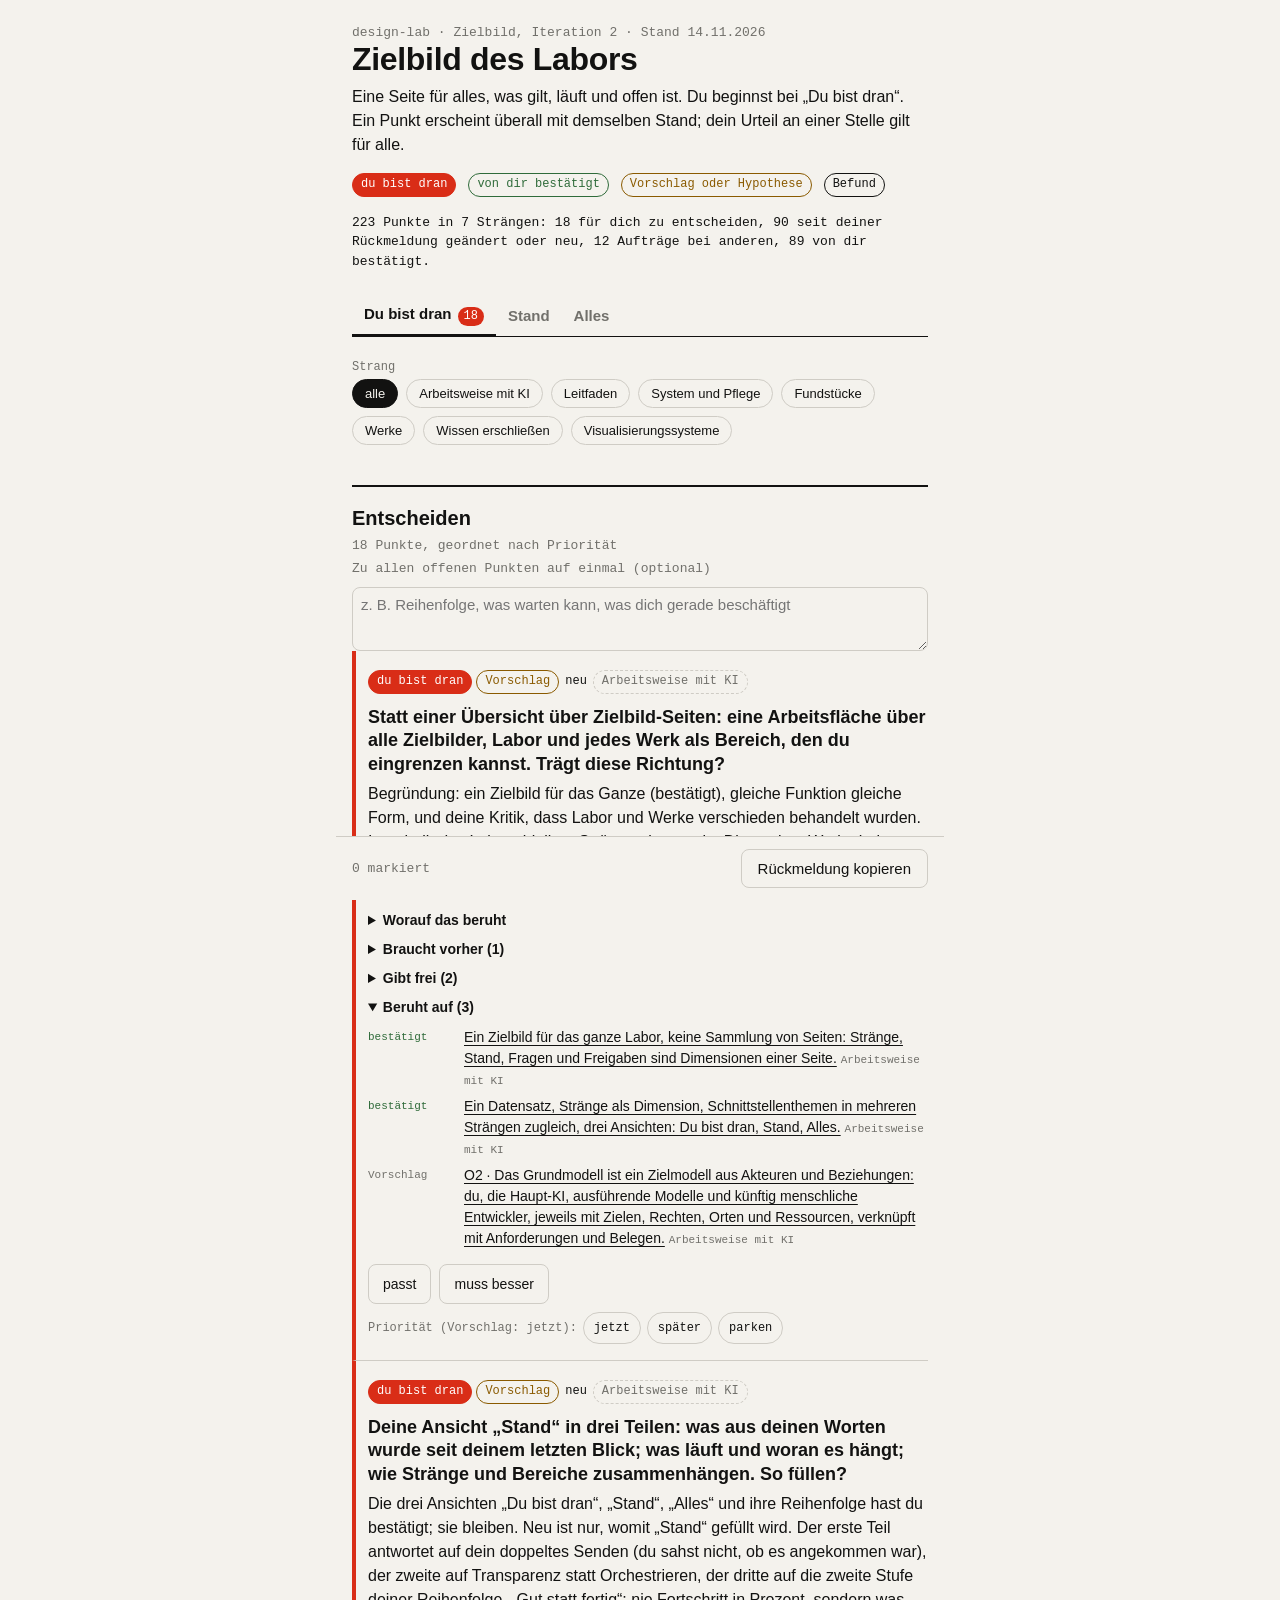
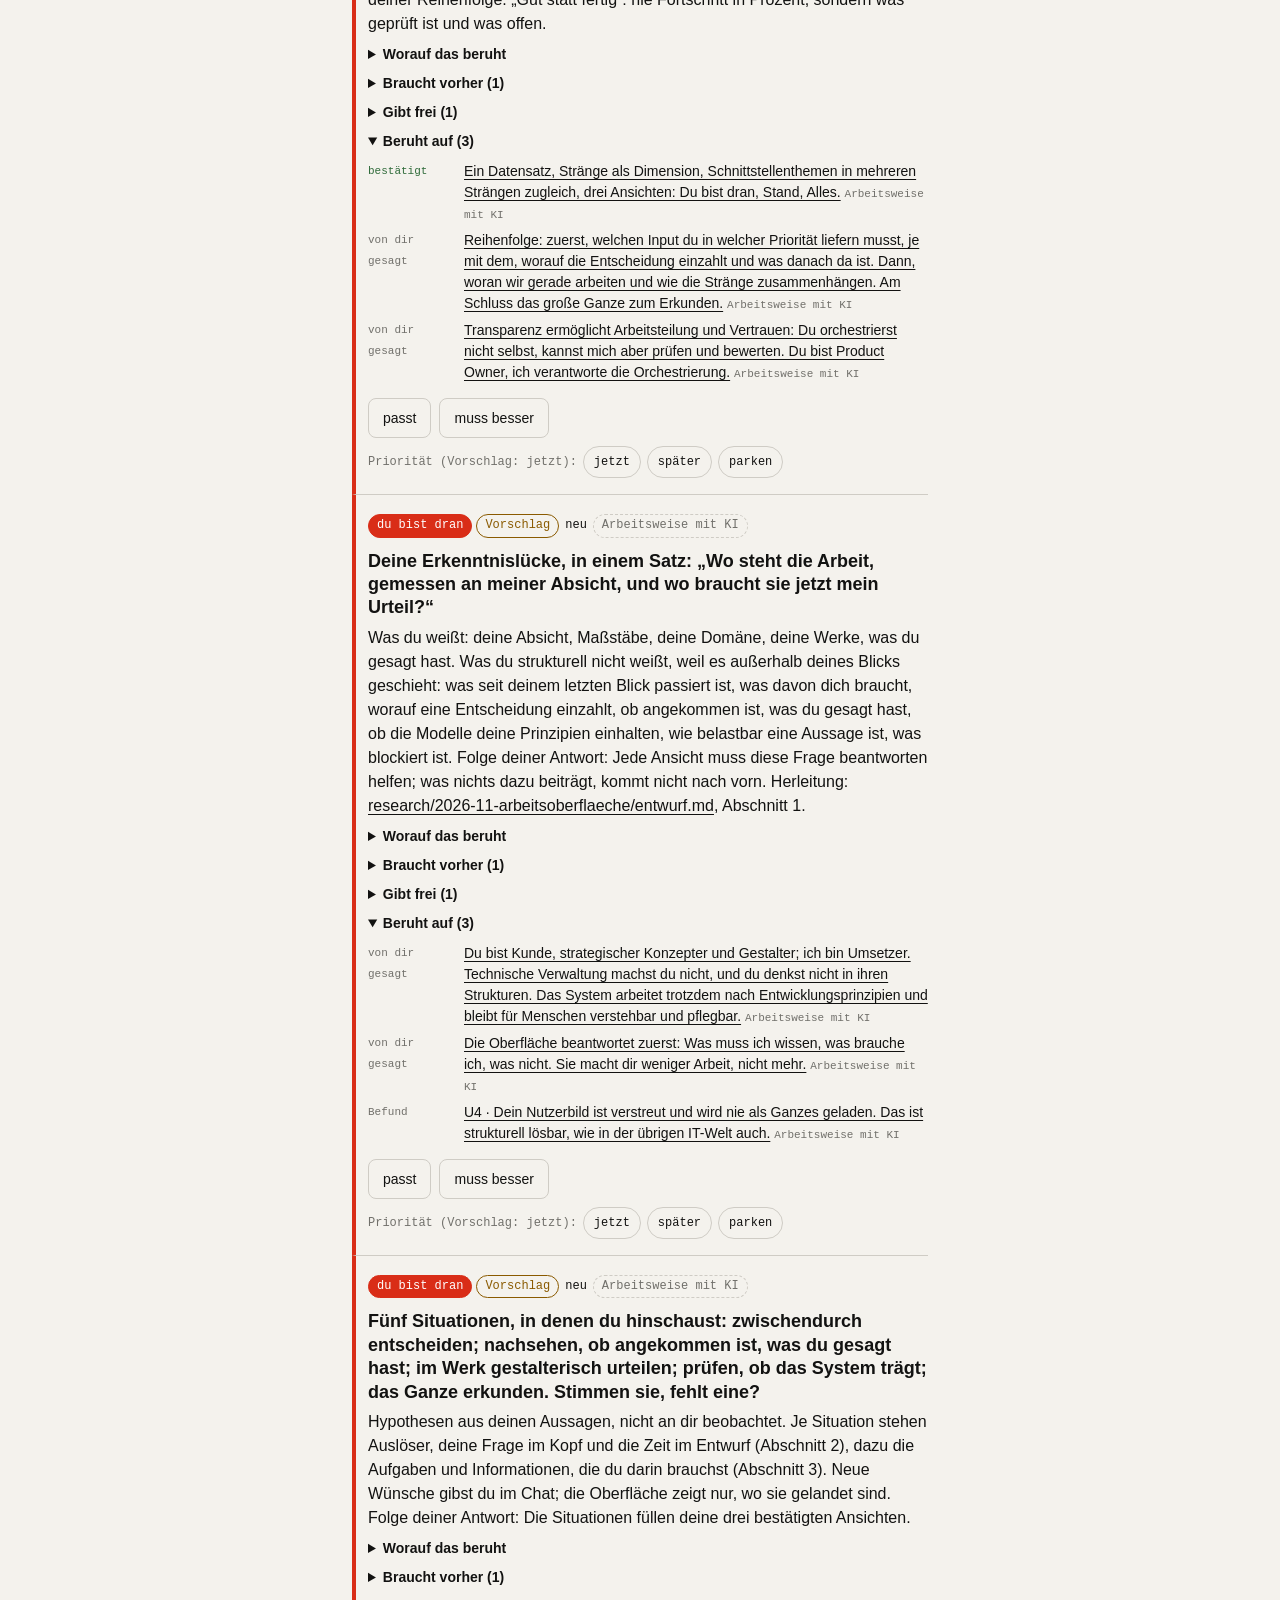
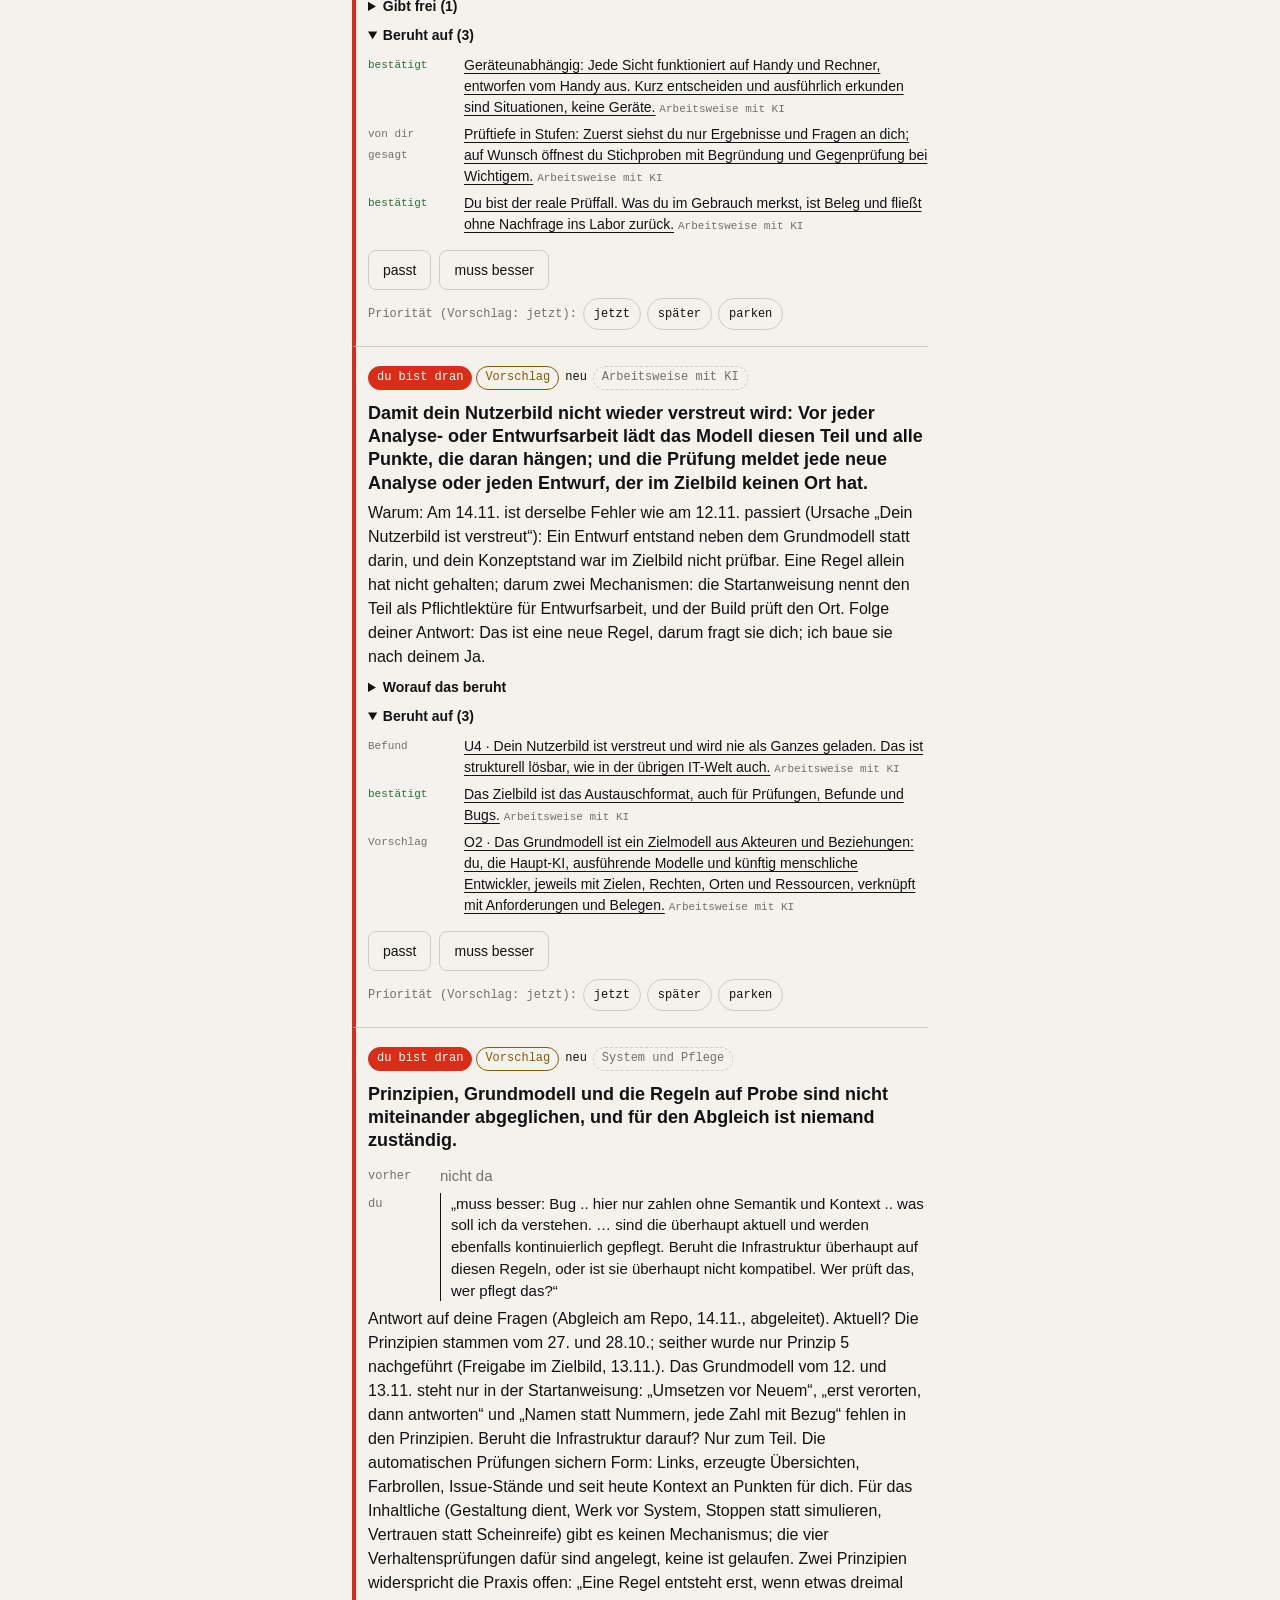
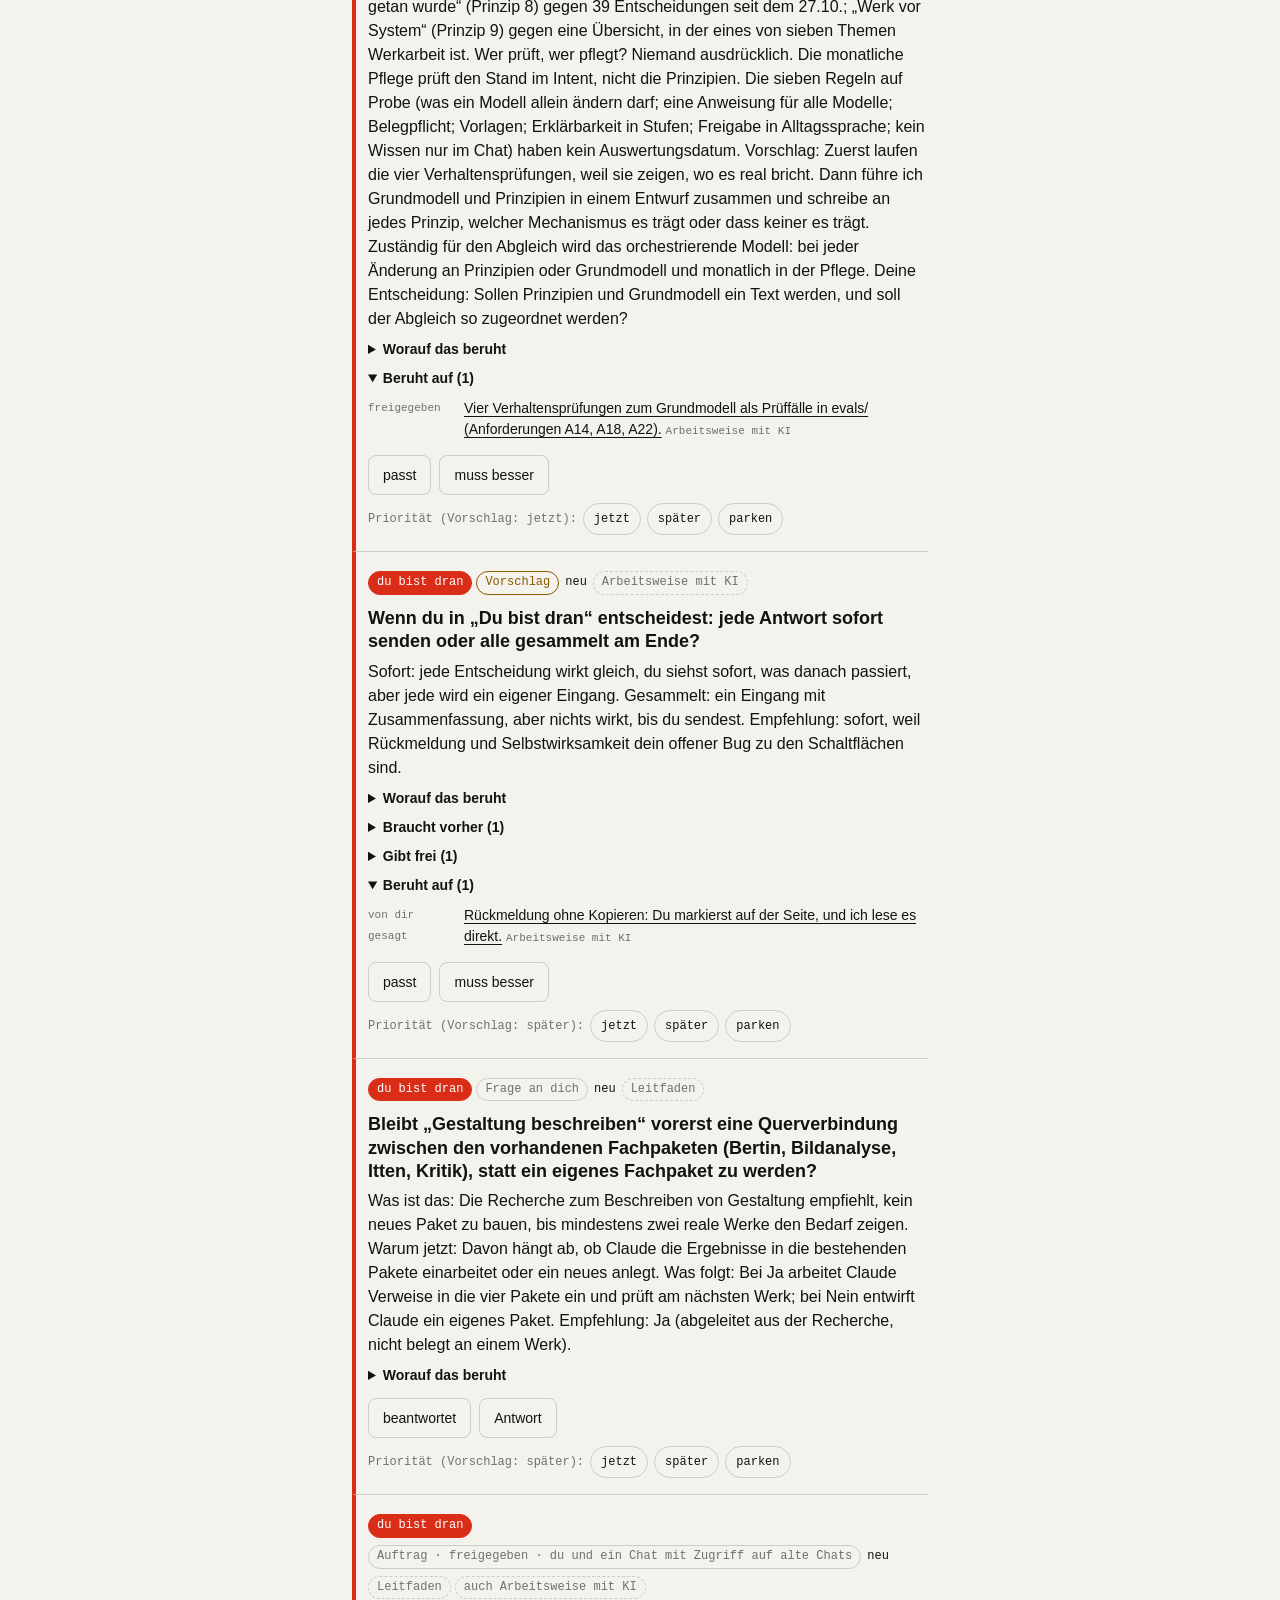
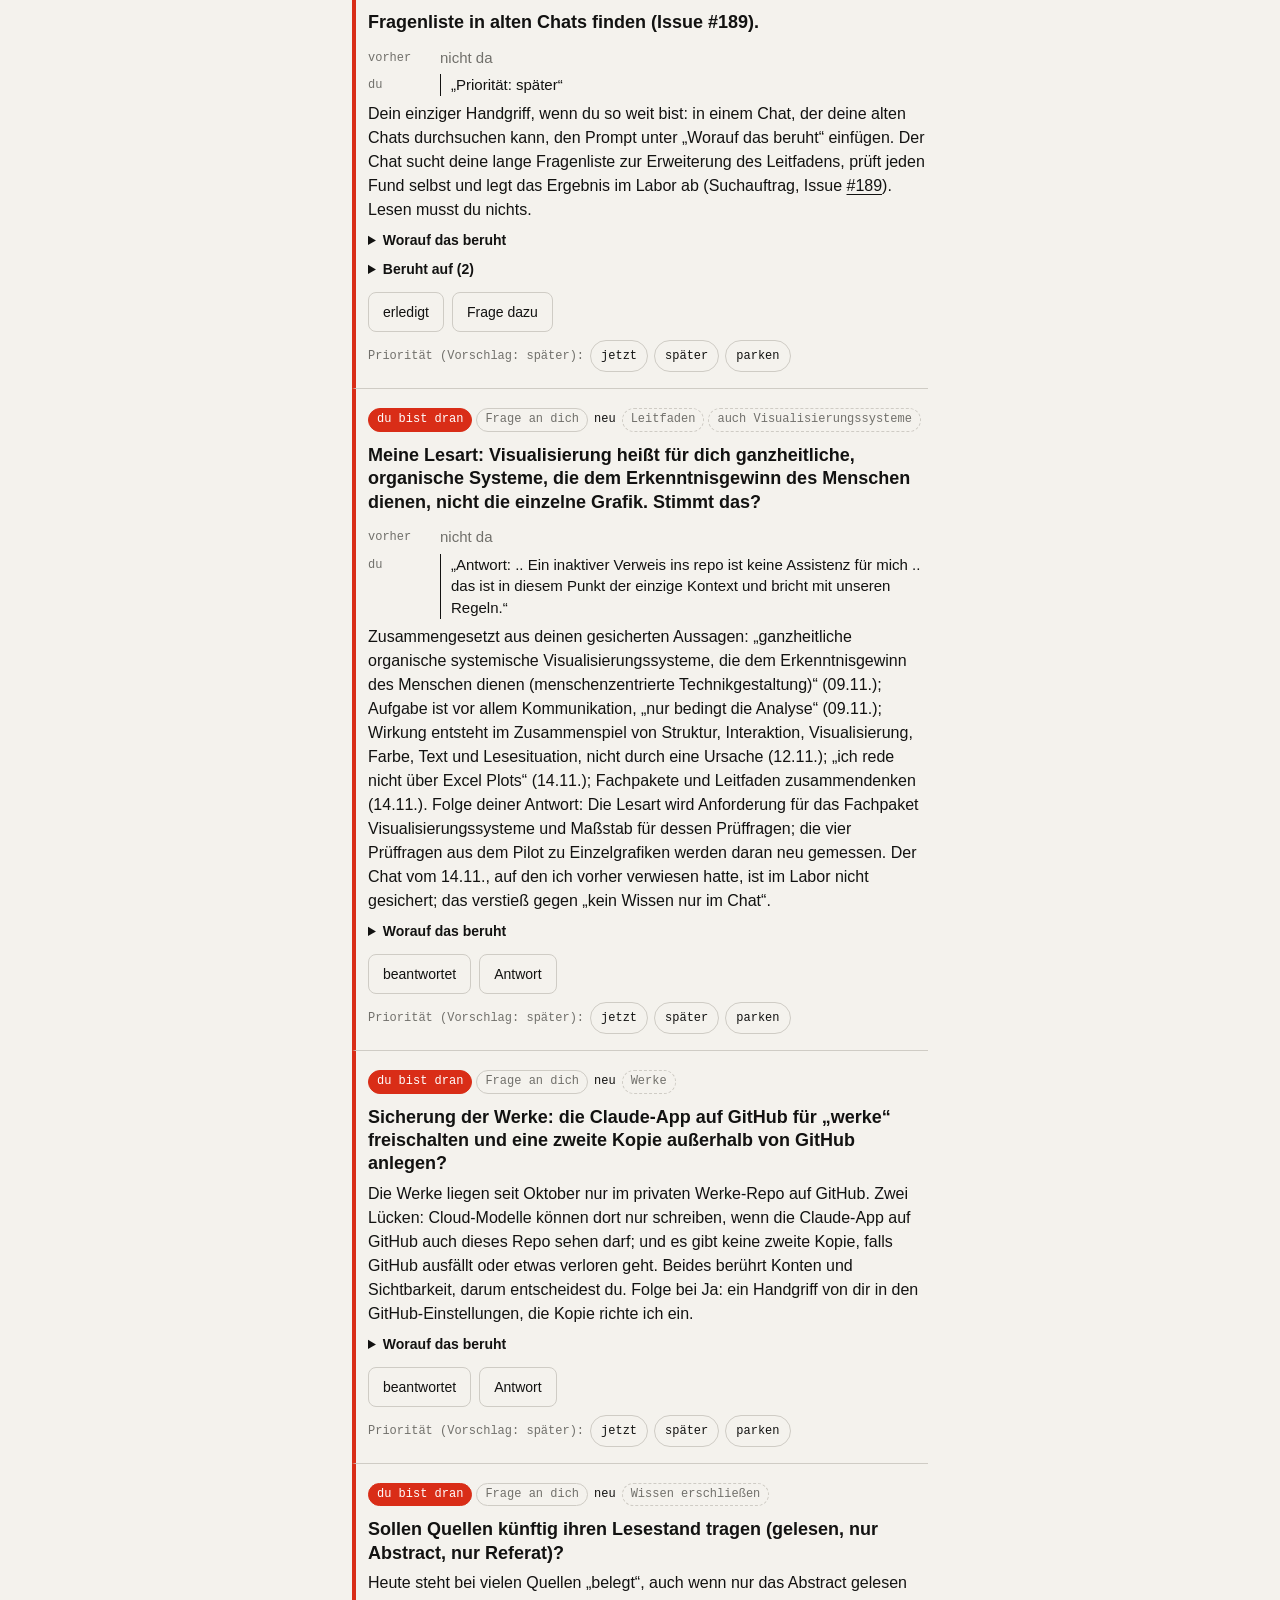
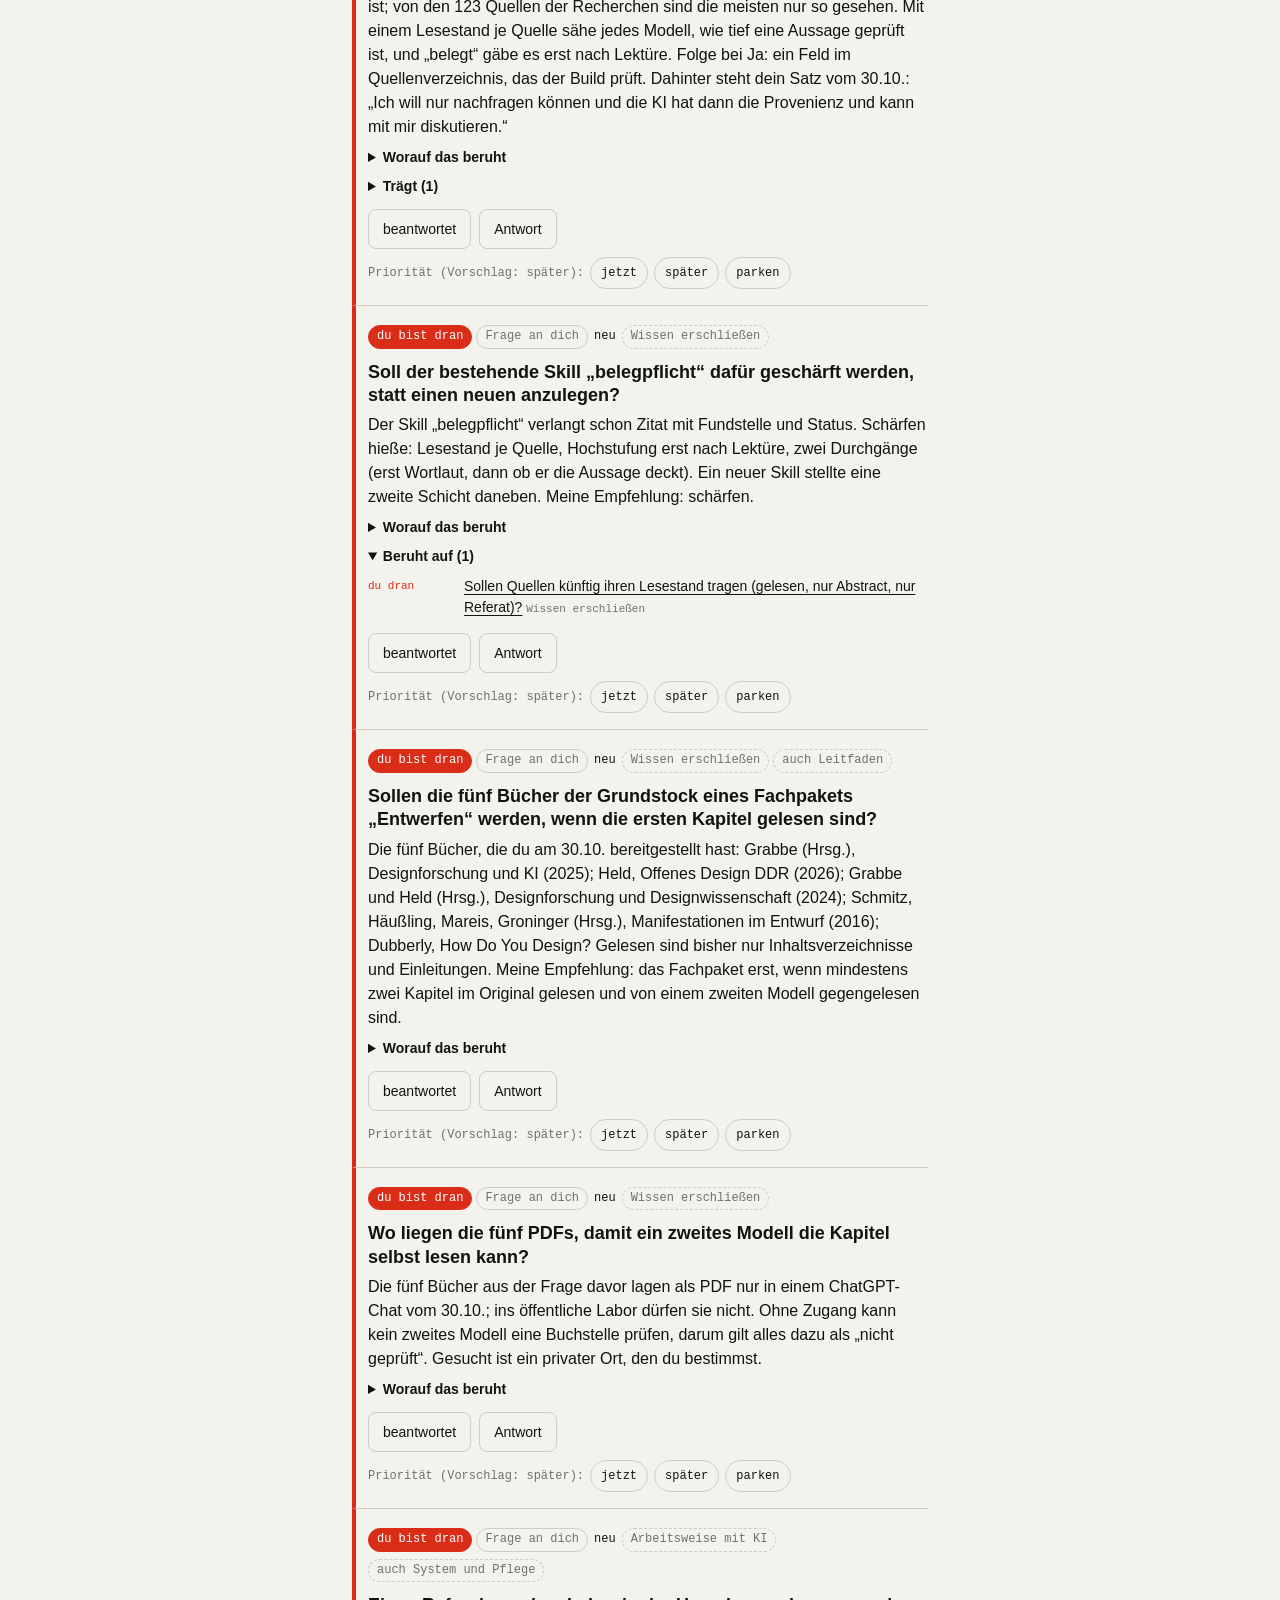
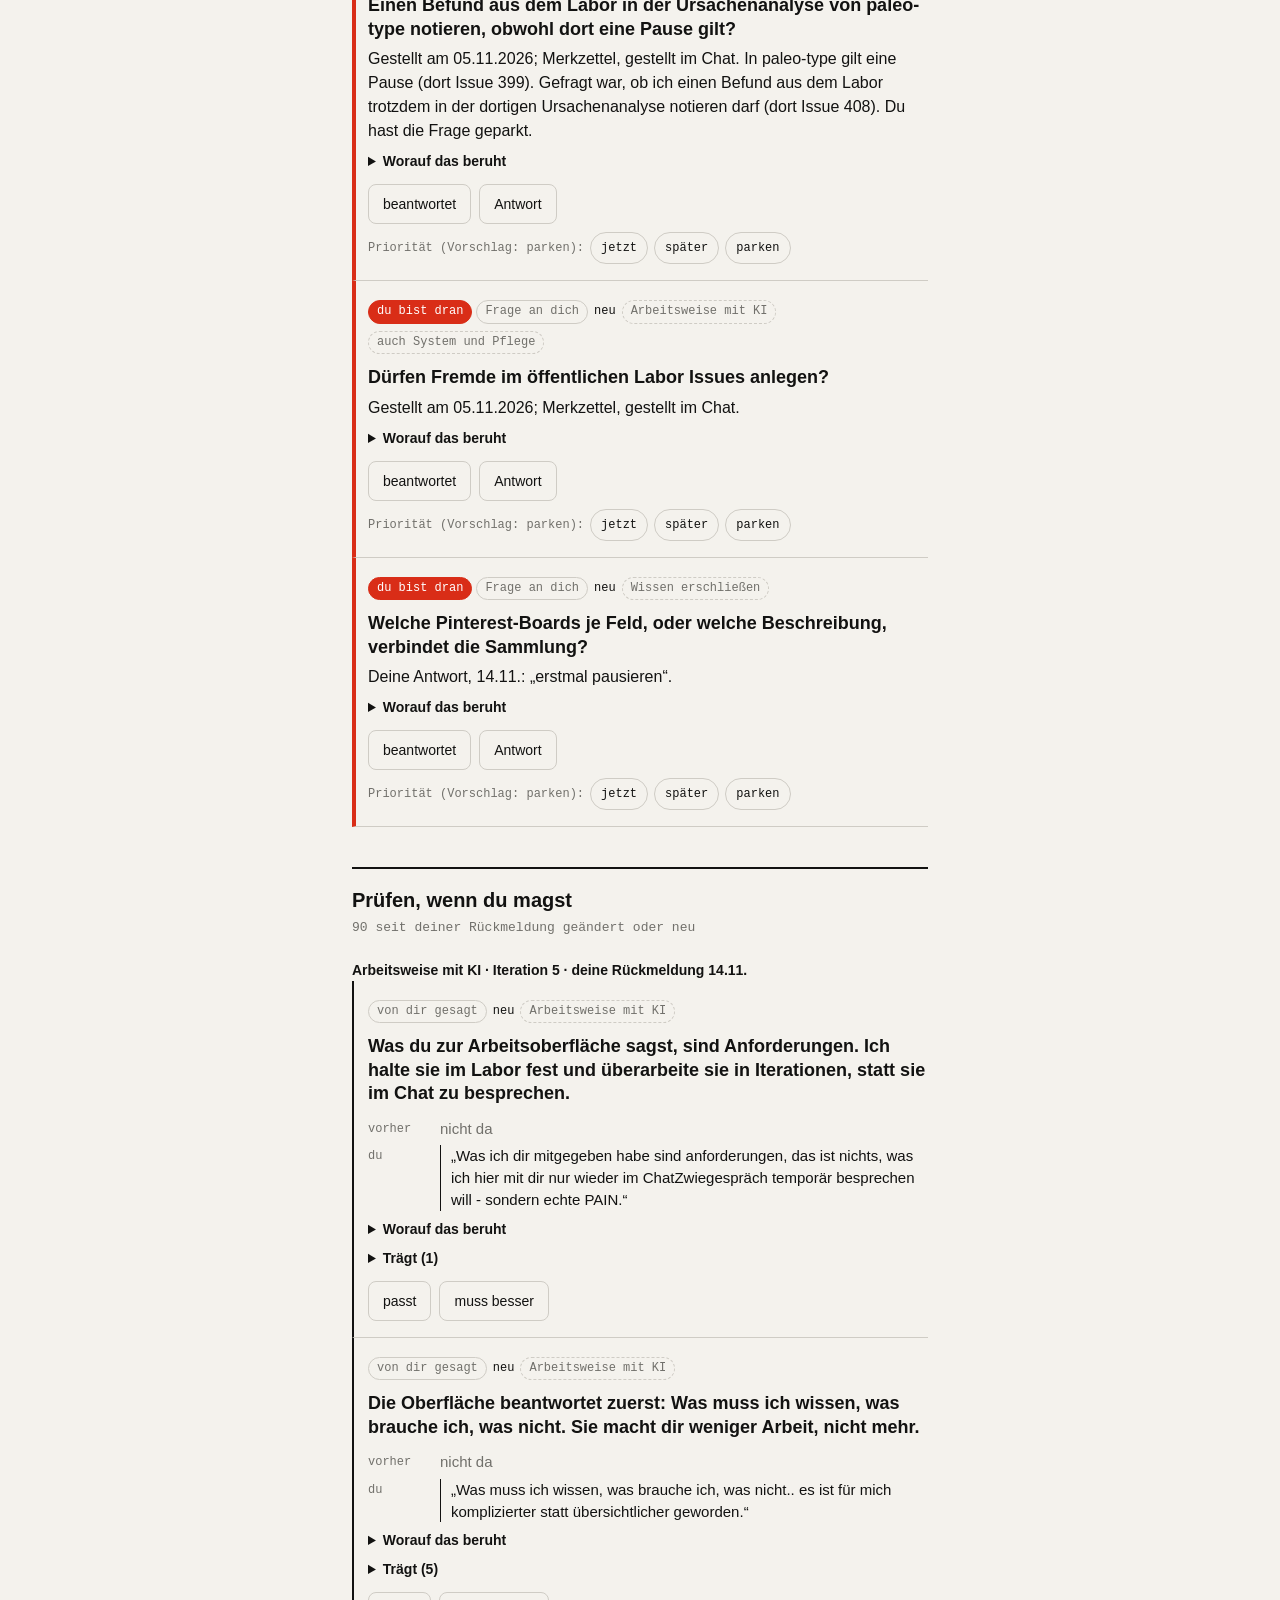
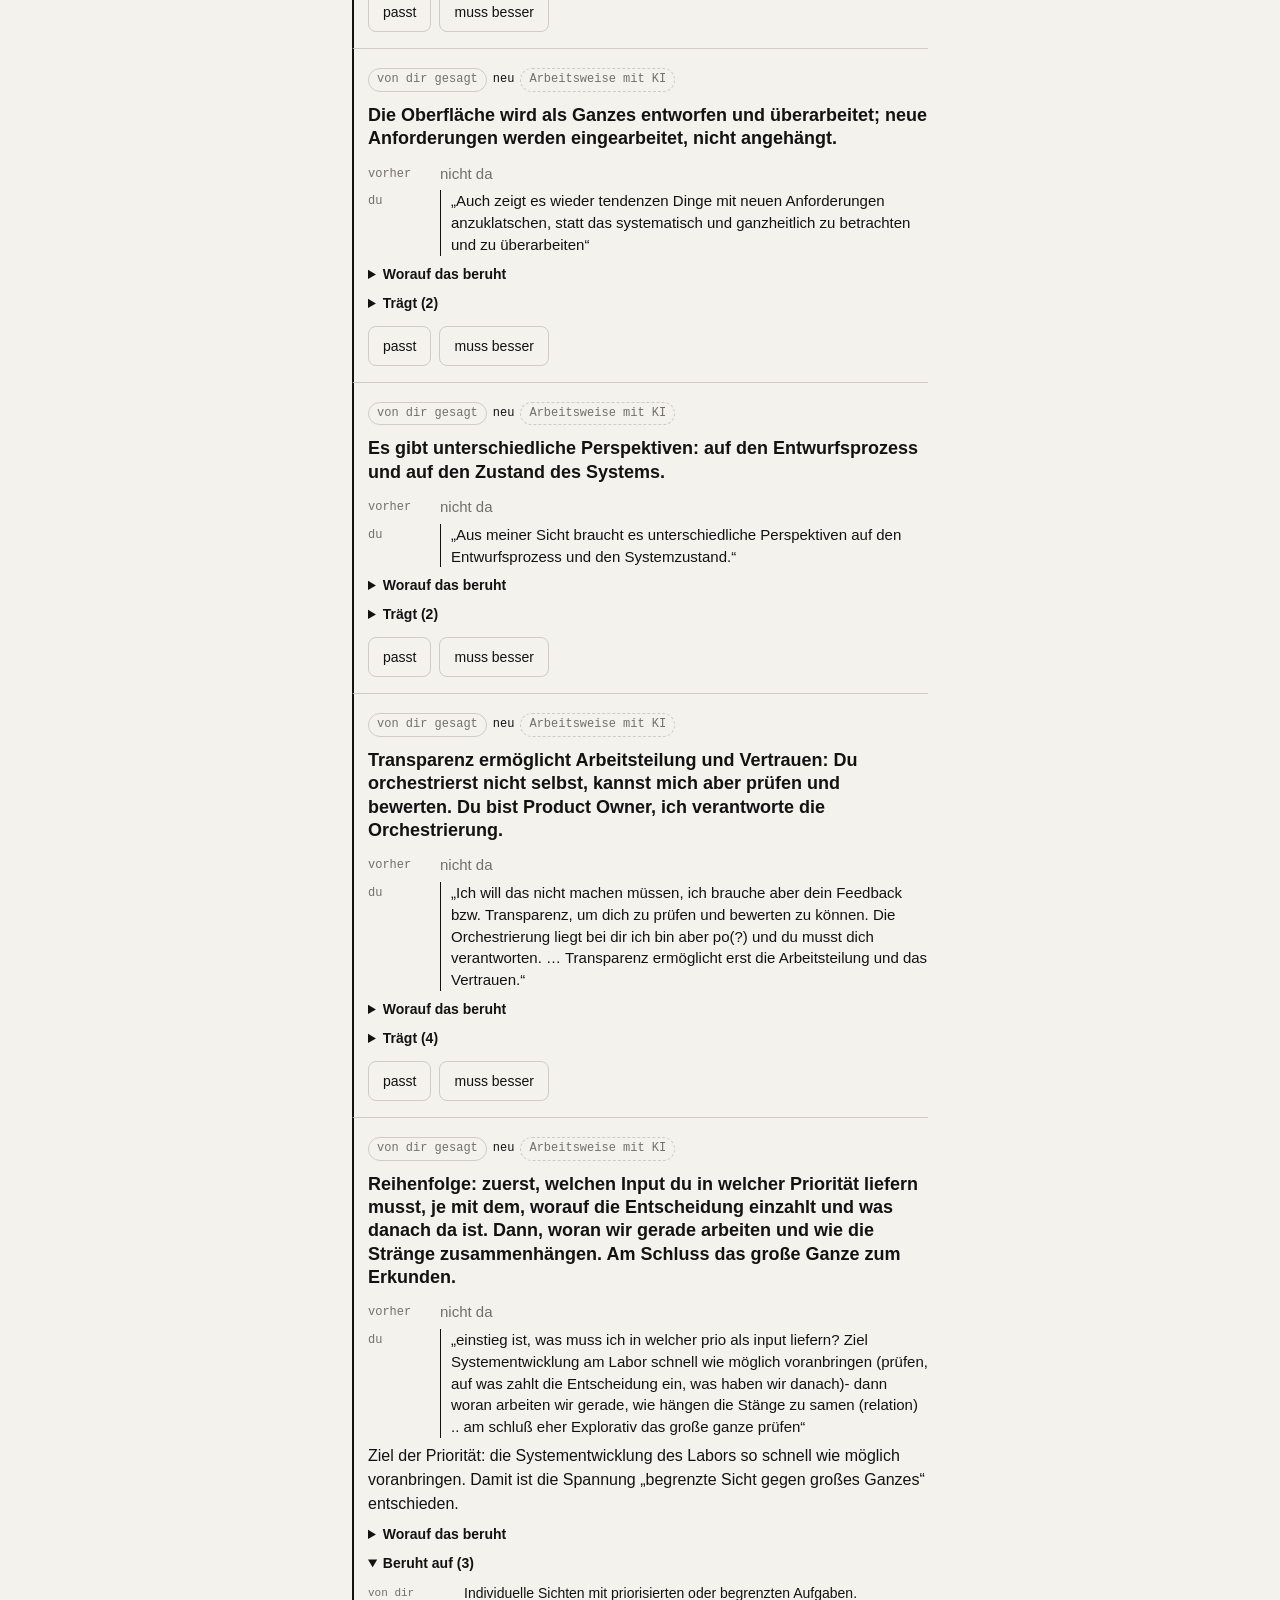
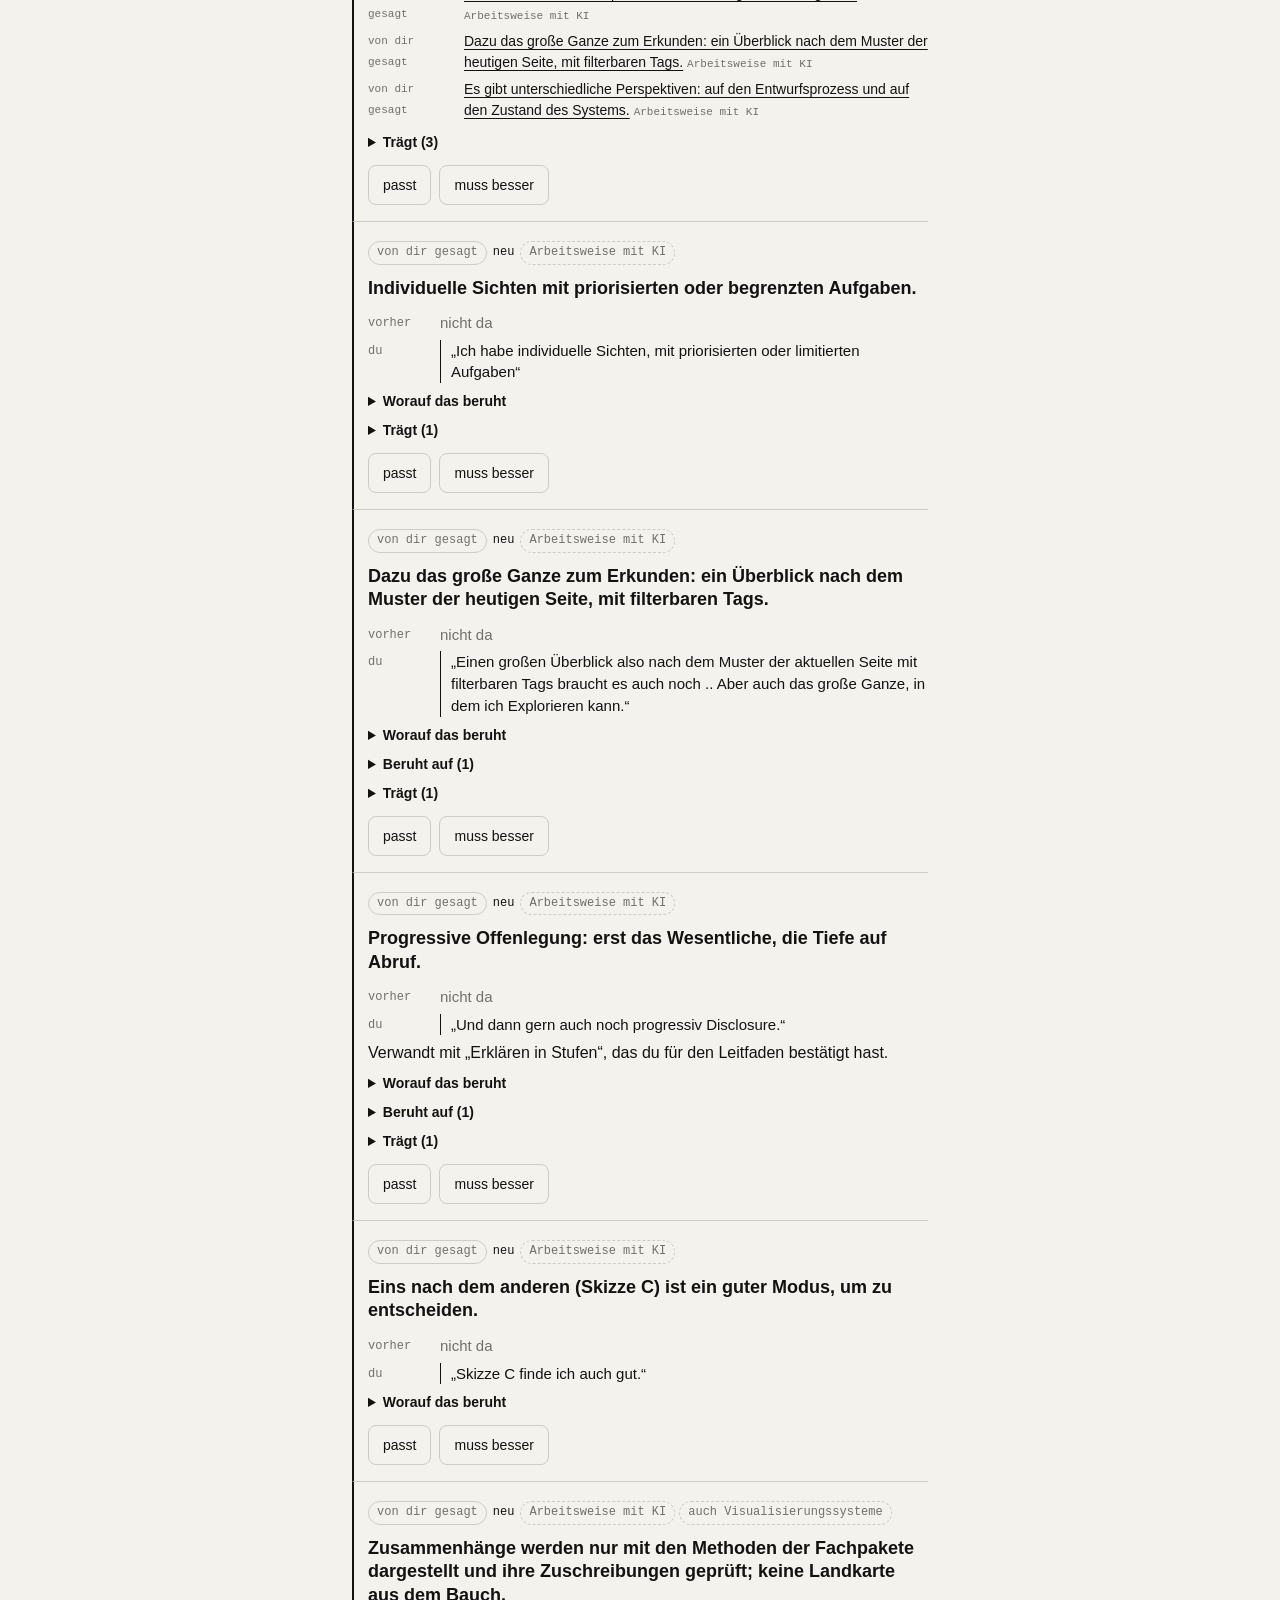
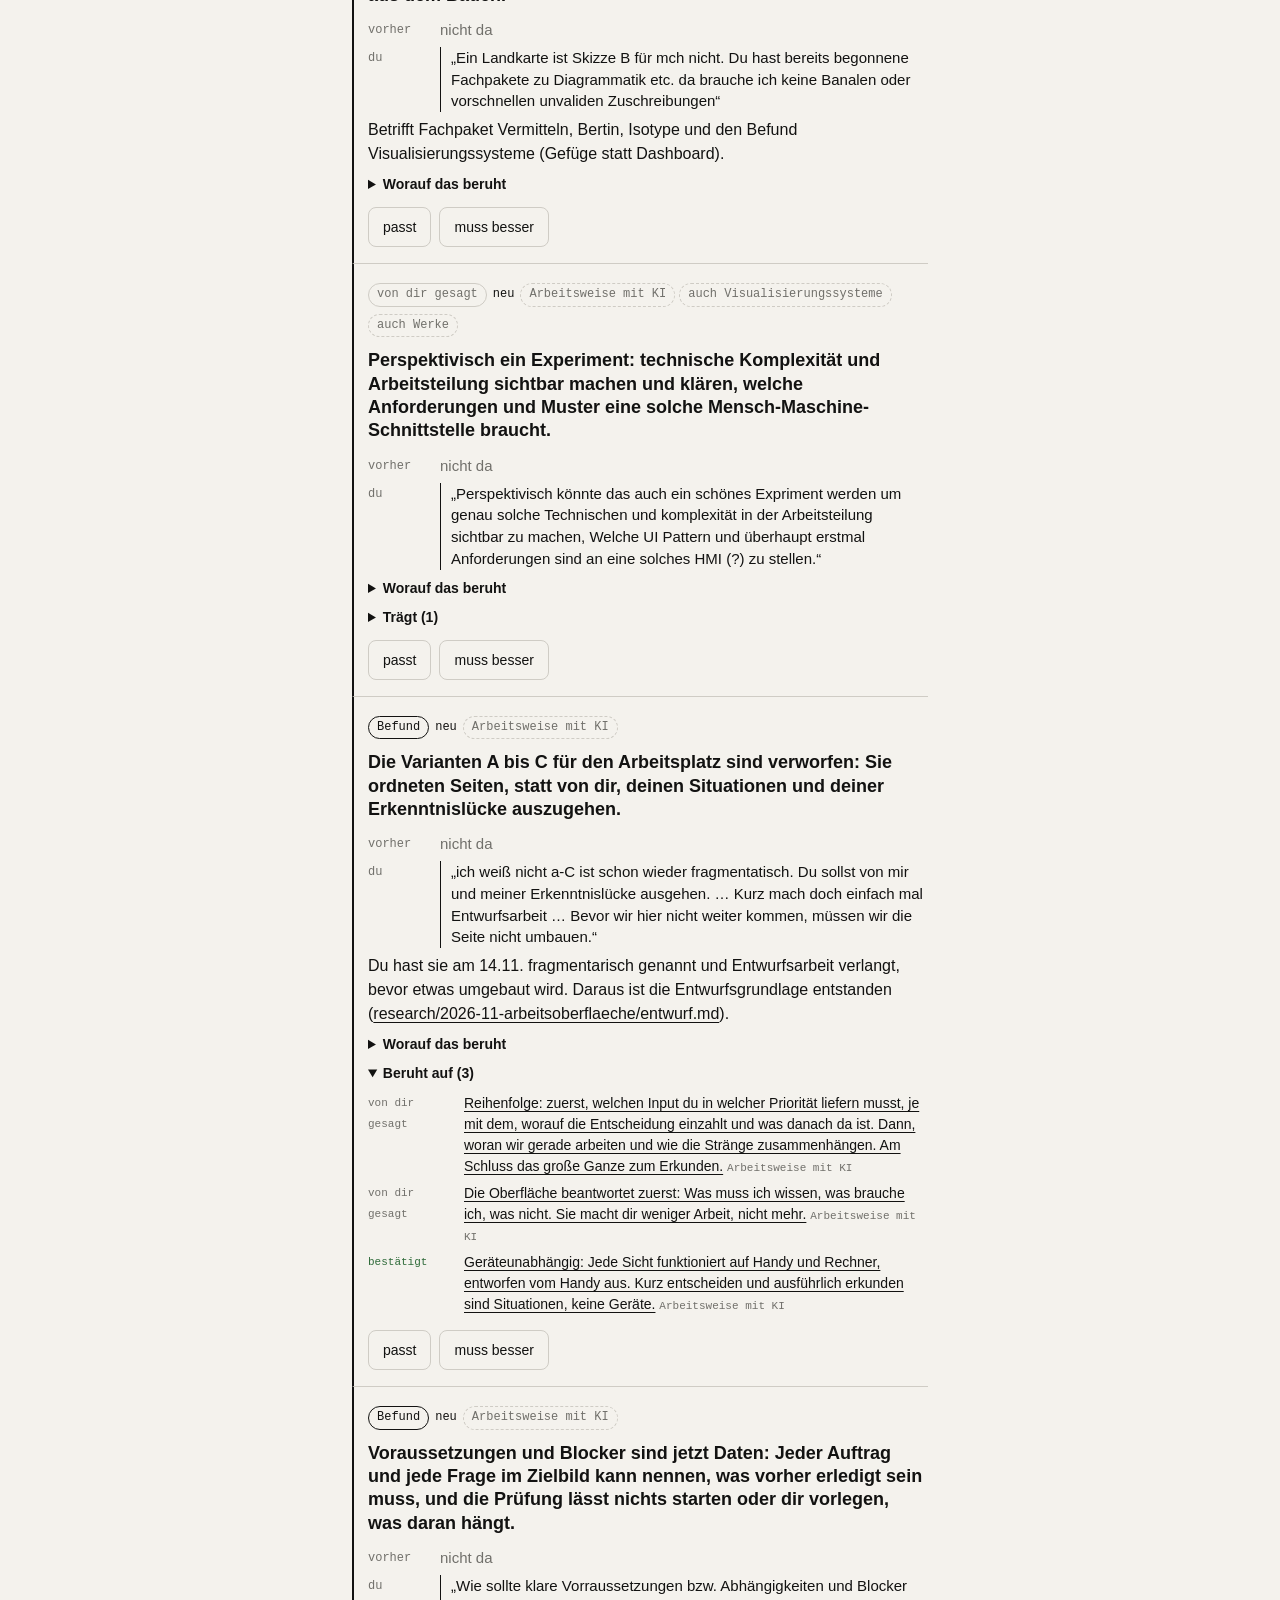
<file: leitfaden/zielbild/index.html>
<!DOCTYPE html>
<html lang="de">
<head>
<!-- Erzeugt von tools/build.mjs: leitfaden/zielbild/punkte.json ist archiviert. Nicht von Hand ändern. -->
<meta charset="utf-8">
<meta name="viewport" content="width=device-width, initial-scale=1">
<title>Zielbild Leitfaden – archiviert</title>
<meta http-equiv="refresh" content="0; url=../../zielbild/">
<link rel="stylesheet" href="../../assets/tokens.css">
<style>body{margin:0 auto;max-width:38rem;padding:24px 16px;font:1rem/1.5 var(--lab-font-sans);background:var(--lab-bg);color:var(--lab-fg)}</style>
</head>
<body>
<p>„Zielbild Leitfaden“ ist seit 14.11.2026 Teil des <a href="../../zielbild/">Zielbilds des Labors</a>. Die Punkte stehen dort mit denselben Kennungen; die Daten dieser Seite bleiben als Herkunft in leitfaden/zielbild/punkte.json.</p>
</body>
</html>
</file>
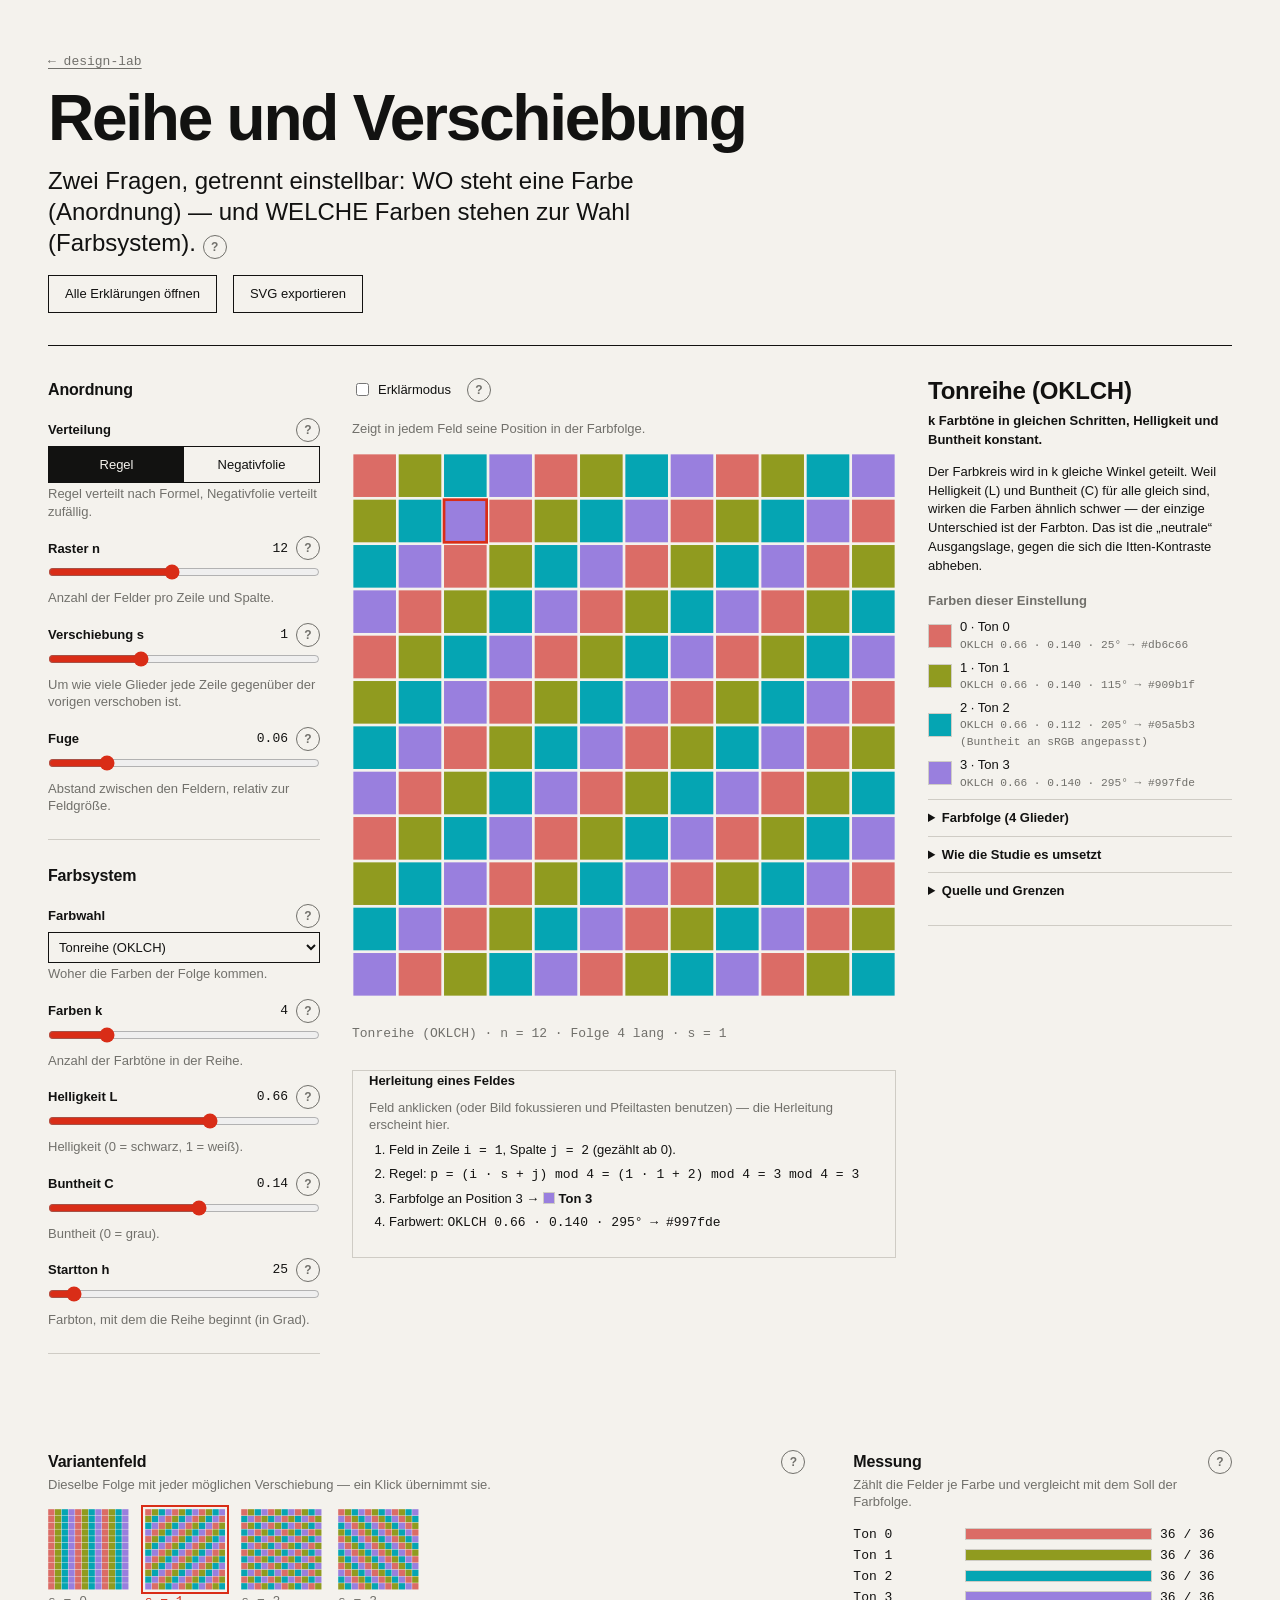
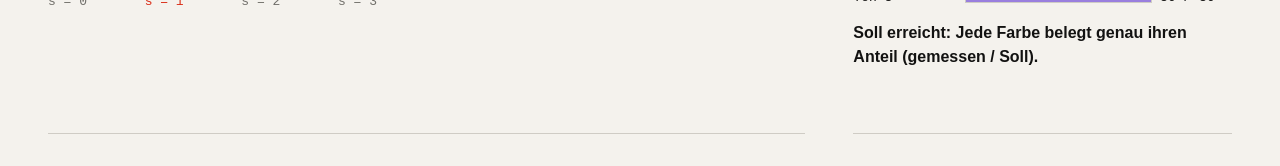
<file: studies/2026-10-reihe-und-verschiebung/index.html>
<!doctype html>
<html lang="de">
<head>
  <meta charset="utf-8">
  <meta name="viewport" content="width=device-width, initial-scale=1">
  <title>Reihe und Verschiebung — design-lab</title>
  <link rel="stylesheet" href="../../assets/tokens.css">
  <link rel="stylesheet" href="../../assets/lab.css">
  <style>
    .back { font: var(--lab-size-text-s) var(--lab-font-mono); color: var(--lab-muted); }
    header h1 { font-size: clamp(2rem, 6vw, 4rem); line-height: .95; letter-spacing: -.035em; margin: var(--lab-space-2) 0 var(--lab-space-2); }
    .intro { max-width: var(--lab-size-measure); margin: 0 0 var(--lab-space-2); font-size: var(--lab-size-text-l); line-height: 1.3; }
    .toolbar { display: flex; flex-wrap: wrap; gap: var(--lab-space-1) var(--lab-space-2); align-items: center; margin-bottom: var(--lab-space-4); }

    /* Erklärungen: drei Stufen */
    .hint { margin: 2px 0 0; font-size: var(--lab-size-text-s); color: var(--lab-muted); line-height: 1.35; }
    .more { margin: var(--lab-space-1) 0 0; padding: var(--lab-space-1) var(--lab-space-2); border-left: 2px solid var(--lab-accent); font-size: var(--lab-size-text-s); line-height: 1.45; }
    .more[hidden] { display: none; }
    .info { flex: none; width: 1.5rem; height: 1.5rem; padding: 0; border-radius: 50%; border: 1px solid var(--lab-muted); color: var(--lab-muted); background: none; font: 700 .75rem/1 var(--lab-font-sans); cursor: pointer; }
    .info:hover, .info[aria-expanded=true] { border-color: var(--lab-accent); color: var(--lab-bg); background: var(--lab-accent); }
    details { font-size: var(--lab-size-text-s); border-top: 1px solid var(--lab-line); padding-top: var(--lab-space-1); margin-top: var(--lab-space-1); }
    summary { cursor: pointer; font-weight: 700; }
    details p { margin: var(--lab-space-1) 0 0; line-height: 1.45; }

    /* Bühne */
    .stage { display: grid; gap: var(--lab-space-4); grid-template-columns: minmax(0, 1fr); border-top: 1px solid var(--lab-fg); padding-top: var(--lab-space-4); }
    @media (min-width: 60rem) { .stage { grid-template-columns: 17rem minmax(0, 1fr); } .info-col { grid-column: 1 / -1; } }
    @media (min-width: 80rem) { .stage { grid-template-columns: 17rem minmax(0, 1fr) 19rem; } .info-col { grid-column: auto; } }

    .controls { display: grid; gap: var(--lab-space-3); align-content: start; }
    main .controls section.group, main .info-col section, main .art-col section { padding-block: 0 var(--lab-space-3); }
    .group h2 { font-size: var(--lab-size-text-m); display: flex; align-items: center; justify-content: space-between; gap: var(--lab-space-1); }
    .group > .hint { margin-bottom: var(--lab-space-2); }
    .ctl { margin-top: var(--lab-space-2); }
    .ctl-head { display: flex; align-items: center; gap: var(--lab-space-1); font-size: var(--lab-size-text-s); }
    .ctl-head label { flex: 1; font-weight: 700; }
    .ctl-head output { font-family: var(--lab-font-mono); }
    .ctl input[type=range] { width: 100%; accent-color: var(--lab-accent); margin: 4px 0 0; }
    .ctl select, .sys select { width: 100%; font: inherit; font-size: var(--lab-size-text-s); padding: 6px; margin-top: 4px; background: var(--lab-bg); color: var(--lab-fg); border: 1px solid var(--lab-fg); }
    .modes { display: flex; border: 1px solid var(--lab-fg); margin-top: 4px; }
    .modes label { flex: 1; display: flex; }
    .modes input { position: absolute; opacity: 0; }
    .modes span { flex: 1; text-align: center; padding: var(--lab-space-1); cursor: pointer; font-size: var(--lab-size-text-s); }
    .modes input:checked + span { background: var(--lab-fg); color: var(--lab-bg); }
    .modes input:focus-visible + span { outline: 2px solid var(--lab-accent); outline-offset: 2px; }
    button.text { font: inherit; font-size: var(--lab-size-text-s); background: none; color: var(--lab-fg); border: 1px solid var(--lab-fg); padding: var(--lab-space-1) var(--lab-space-2); cursor: pointer; }
    button.text:hover { background: var(--lab-fg); color: var(--lab-bg); }

    .art-col { display: grid; gap: var(--lab-space-2); align-content: start; }
    .art-tools { display: flex; flex-wrap: wrap; gap: var(--lab-space-2); align-items: center; font-size: var(--lab-size-text-s); }
    .art-tools label { display: flex; gap: 6px; align-items: center; }
    .art-tools input { accent-color: var(--lab-accent); }
    #art-wrap { outline-offset: 4px; max-width: 44rem; }
    #art { width: 100%; aspect-ratio: 1; display: block; cursor: crosshair; }
    .caption { font: var(--lab-size-text-s) var(--lab-font-mono); color: var(--lab-muted); }

    .derive { font-size: var(--lab-size-text-s); border: 1px solid var(--lab-line); padding: var(--lab-space-2); display: grid; gap: 6px; max-width: 44rem; }
    .derive h3 { margin: 0; font-size: var(--lab-size-text-s); }
    .derive ol { margin: 0; padding-left: 1.25rem; display: grid; gap: 4px; }
    .derive code { font-family: var(--lab-font-mono); }
    .chip { display: inline-block; width: .9em; height: .9em; vertical-align: -.1em; border: 1px solid var(--lab-line); margin-right: 4px; }

    .info-col { display: grid; gap: var(--lab-space-3); align-content: start; }
    .sys h2 { font-size: var(--lab-size-text-l); line-height: 1.1; margin-bottom: var(--lab-space-1); }
    .sys .lead { margin: 0; font-weight: 700; }
    .sys p { font-size: var(--lab-size-text-s); line-height: 1.45; }
    .swatches { list-style: none; margin: var(--lab-space-1) 0 0; padding: 0; display: grid; gap: 4px; }
    .swatches li { display: grid; grid-template-columns: 1.5rem 1fr; gap: var(--lab-space-1); align-items: center; font-size: var(--lab-size-text-s); }
    .swatches i { display: block; aspect-ratio: 1; border: 1px solid var(--lab-line); }
    .swatches small { display: block; font-family: var(--lab-font-mono); color: var(--lab-muted); font-size: .7rem; }

    .below { display: grid; gap: var(--lab-space-6); grid-template-columns: minmax(0, 1fr); margin-top: var(--lab-space-6); }
    @media (min-width: 60rem) { .below { grid-template-columns: 2fr 1fr; } }
    .below h2 { display: flex; align-items: center; justify-content: space-between; gap: var(--lab-space-1); }
    .field { display: grid; grid-template-columns: repeat(auto-fill, minmax(5rem, 1fr)); gap: var(--lab-space-2); margin-top: var(--lab-space-2); }
    .field button { padding: 0; border: 0; display: grid; gap: 4px; text-align: left; background: none; color: var(--lab-muted); cursor: pointer; }
    .field button:hover { color: var(--lab-fg); }
    .field button[aria-pressed=true] { color: var(--lab-accent); }
    .field button[aria-pressed=true] svg { outline: 2px solid var(--lab-accent); outline-offset: 2px; }
    .field svg { width: 100%; aspect-ratio: 1; display: block; }
    .field span { font: var(--lab-size-text-s) var(--lab-font-mono); }
    .bars { display: grid; gap: 6px; margin-top: var(--lab-space-2); }
    .bar { display: grid; grid-template-columns: 6.5rem 1fr 4.5rem; align-items: center; gap: var(--lab-space-1); font: var(--lab-size-text-s) var(--lab-font-mono); }
    .bar span:first-child { overflow: hidden; text-overflow: ellipsis; white-space: nowrap; }
    .bar i { display: block; height: 12px; border: 1px solid var(--lab-line); }
    .verdict { margin-top: var(--lab-space-2); font-weight: 700; }
  </style>
</head>
<body>
  <header>
    <a class="back" href="../../">← design-lab</a>
    <h1>Reihe und Verschiebung</h1>
    <p class="intro"><span id="intro"></span> <button type="button" class="info" aria-expanded="false" aria-controls="intro-more" aria-label="Erklärung zur Studie">?</button></p>
    <div class="more" id="intro-more" hidden style="max-width: var(--lab-size-measure)"></div>
    <div class="toolbar">
      <button type="button" class="text" id="alle">Alle Erklärungen öffnen</button>
      <button type="button" class="text" id="export">SVG exportieren</button>
    </div>
  </header>

  <main>
    <div class="stage">
      <form class="controls" id="controls" aria-label="Einstellungen der Studie" onsubmit="return false">
        <section class="group" id="g-anordnung" aria-labelledby="h-anordnung"></section>
        <section class="group" id="g-farbe" aria-labelledby="h-farbe"></section>
      </form>

      <div class="art-col">
        <div class="art-tools">
          <label><input type="checkbox" id="erklaer"> Erklärmodus</label>
          <button type="button" class="info" aria-expanded="false" aria-controls="erklaer-more" aria-label="Erklärung zum Erklärmodus">?</button>
        </div>
        <p class="hint" id="erklaer-kurz"></p>
        <div class="more" id="erklaer-more" hidden></div>
        <div id="art-wrap" tabindex="0" aria-describedby="derive" aria-label="Bild der Studie. Pfeiltasten wählen ein Feld.">
          <svg id="art" viewBox="0 0 1000 1000" role="img" aria-labelledby="art-desc"><desc id="art-desc"></desc></svg>
        </div>
        <p class="caption" id="caption"></p>
        <section class="derive" id="derive" aria-live="polite" aria-labelledby="h-derive">
          <h3 id="h-derive">Herleitung eines Feldes</h3>
          <p class="hint" id="zelle-kurz"></p>
          <ol id="derive-steps"></ol>
        </section>
      </div>

      <aside class="info-col" aria-label="Erklärung des Farbsystems">
        <section class="sys" id="sys"></section>
      </aside>
    </div>

    <div class="below">
      <section aria-labelledby="h-feld">
        <h2 id="h-feld">Variantenfeld <button type="button" class="info" aria-expanded="false" aria-controls="feld-more" aria-label="Erklärung zum Variantenfeld">?</button></h2>
        <p class="hint" id="feld-kurz"></p>
        <div class="more" id="feld-more" hidden></div>
        <div class="field" id="field"></div>
      </section>
      <section aria-labelledby="h-mess">
        <h2 id="h-mess">Messung <button type="button" class="info" aria-expanded="false" aria-controls="mess-more" aria-label="Erklärung zur Messung">?</button></h2>
        <p class="hint" id="mess-kurz"></p>
        <div class="more" id="mess-more" hidden></div>
        <div class="bars" id="bars"></div>
        <p class="verdict" id="verdict" aria-live="polite"></p>
      </section>
    </div>
  </main>

  <script src="texte.js"></script>
  <script src="studie.js"></script>
</body>
</html>
</file>
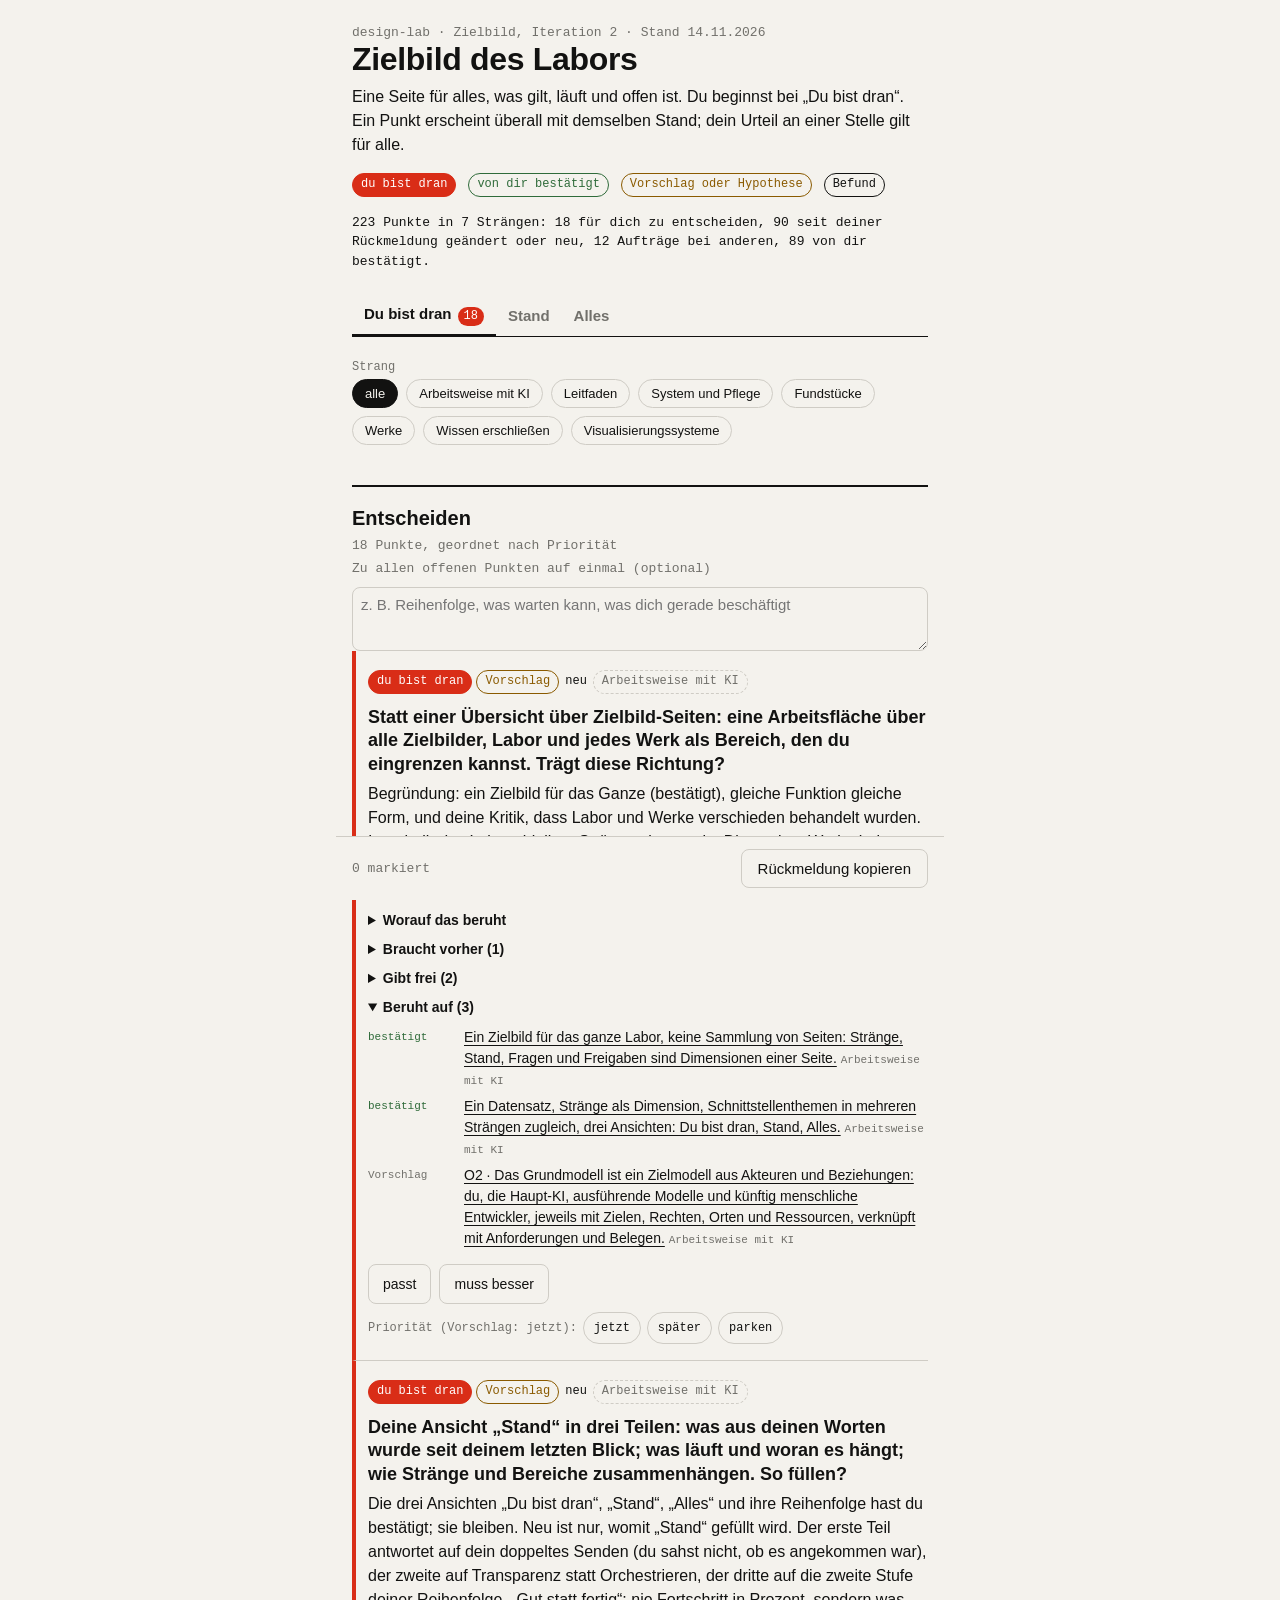
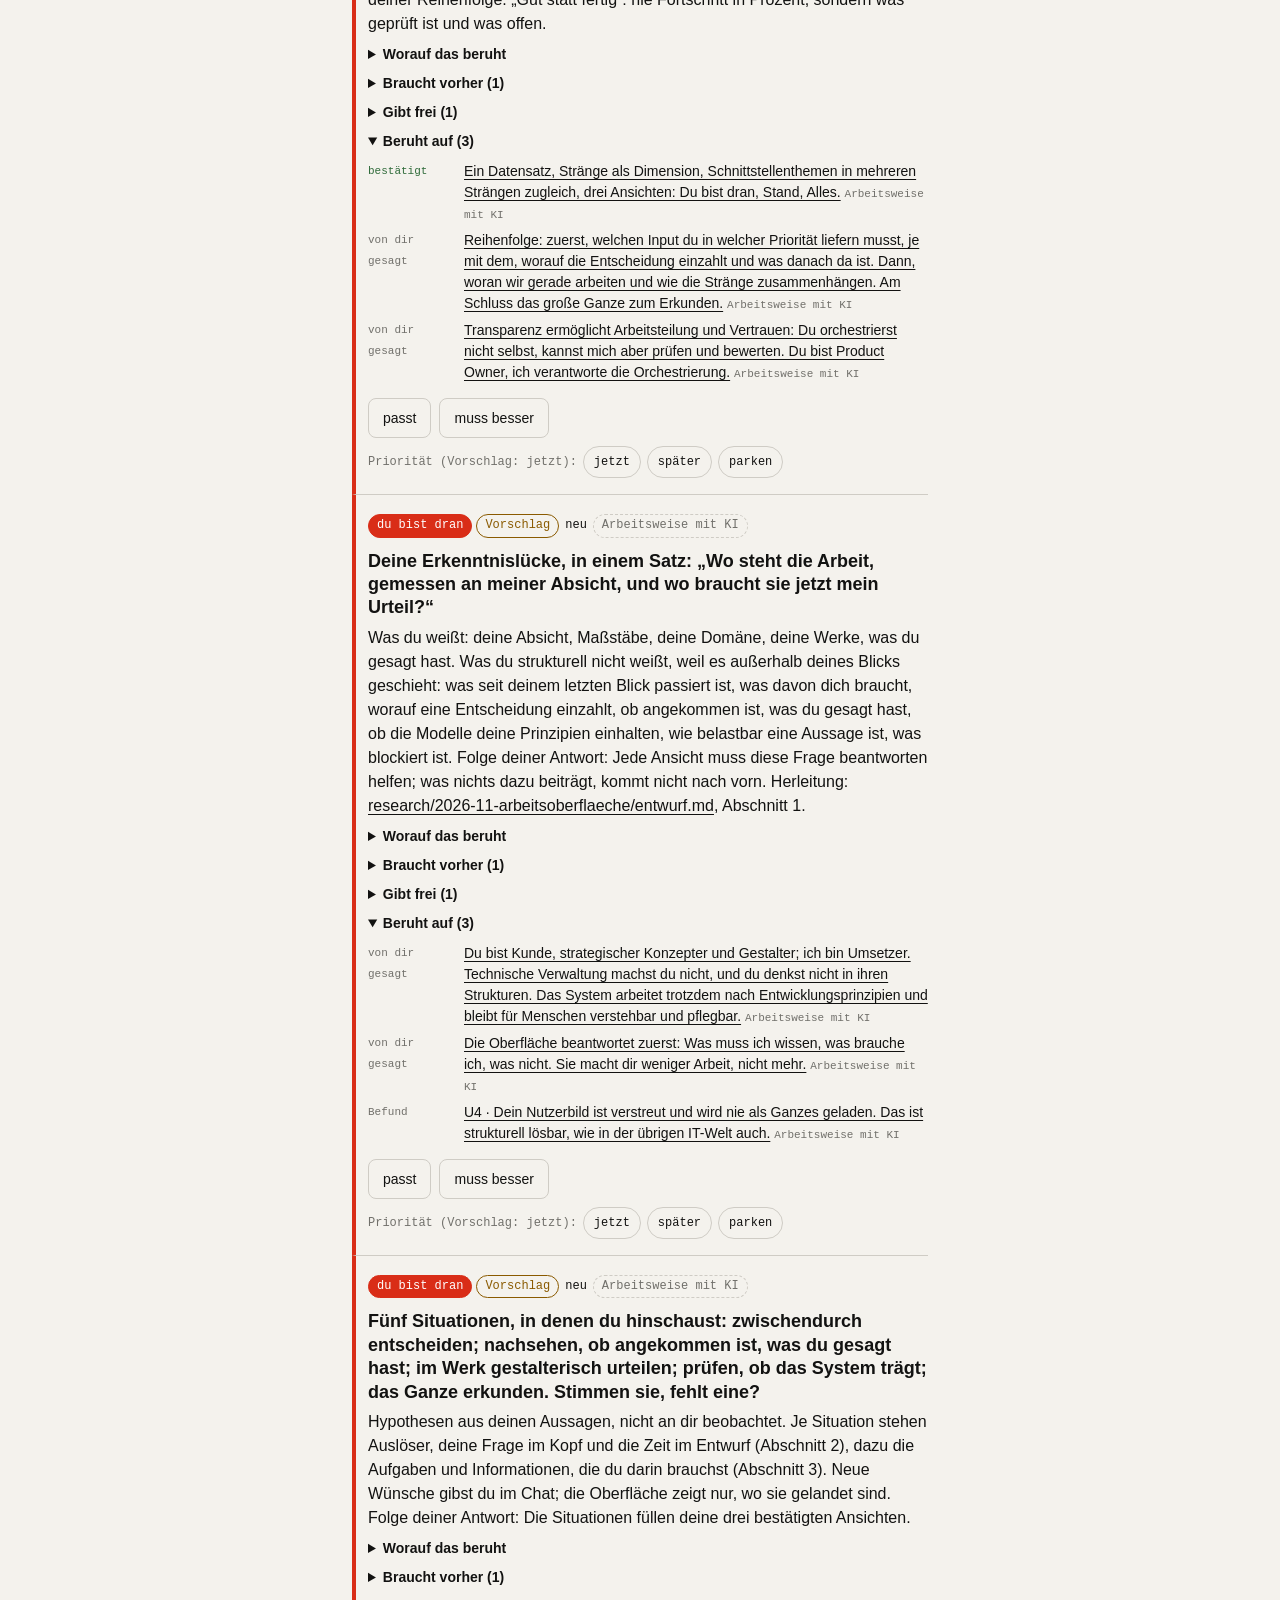
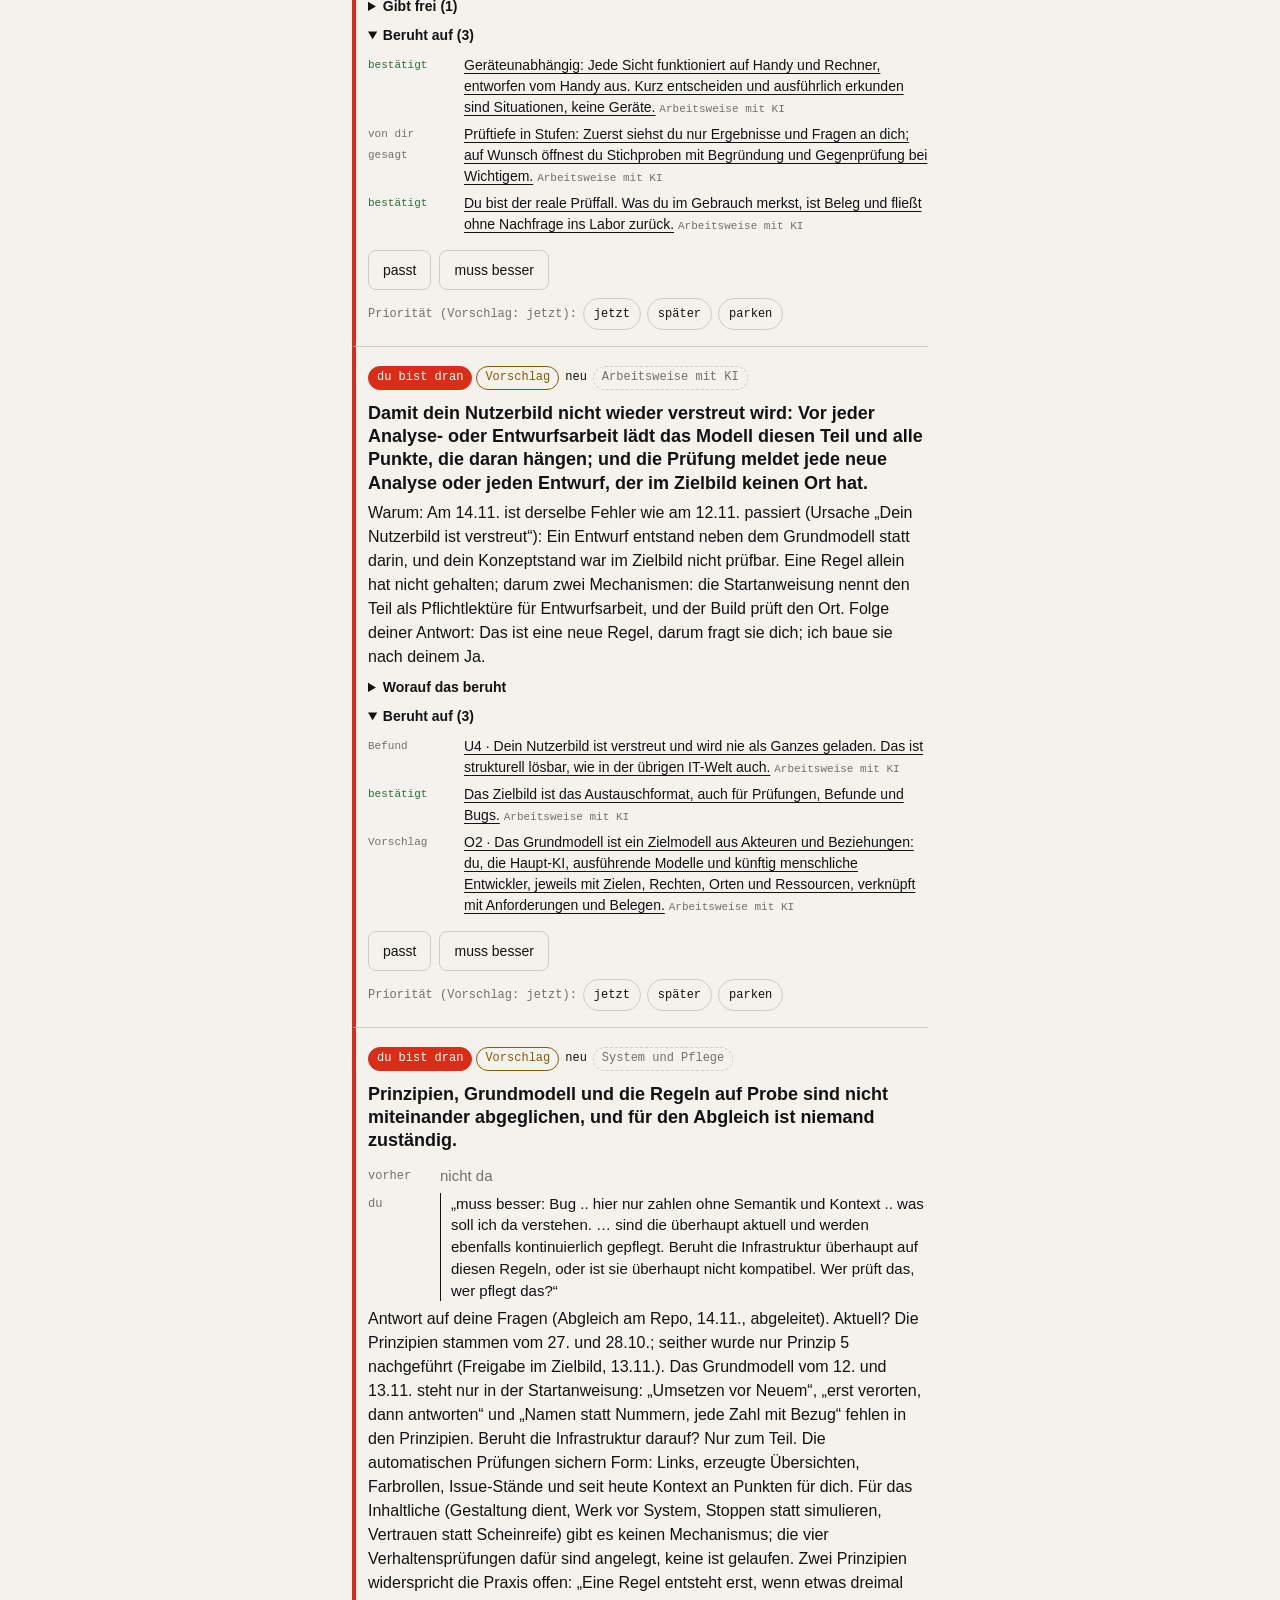
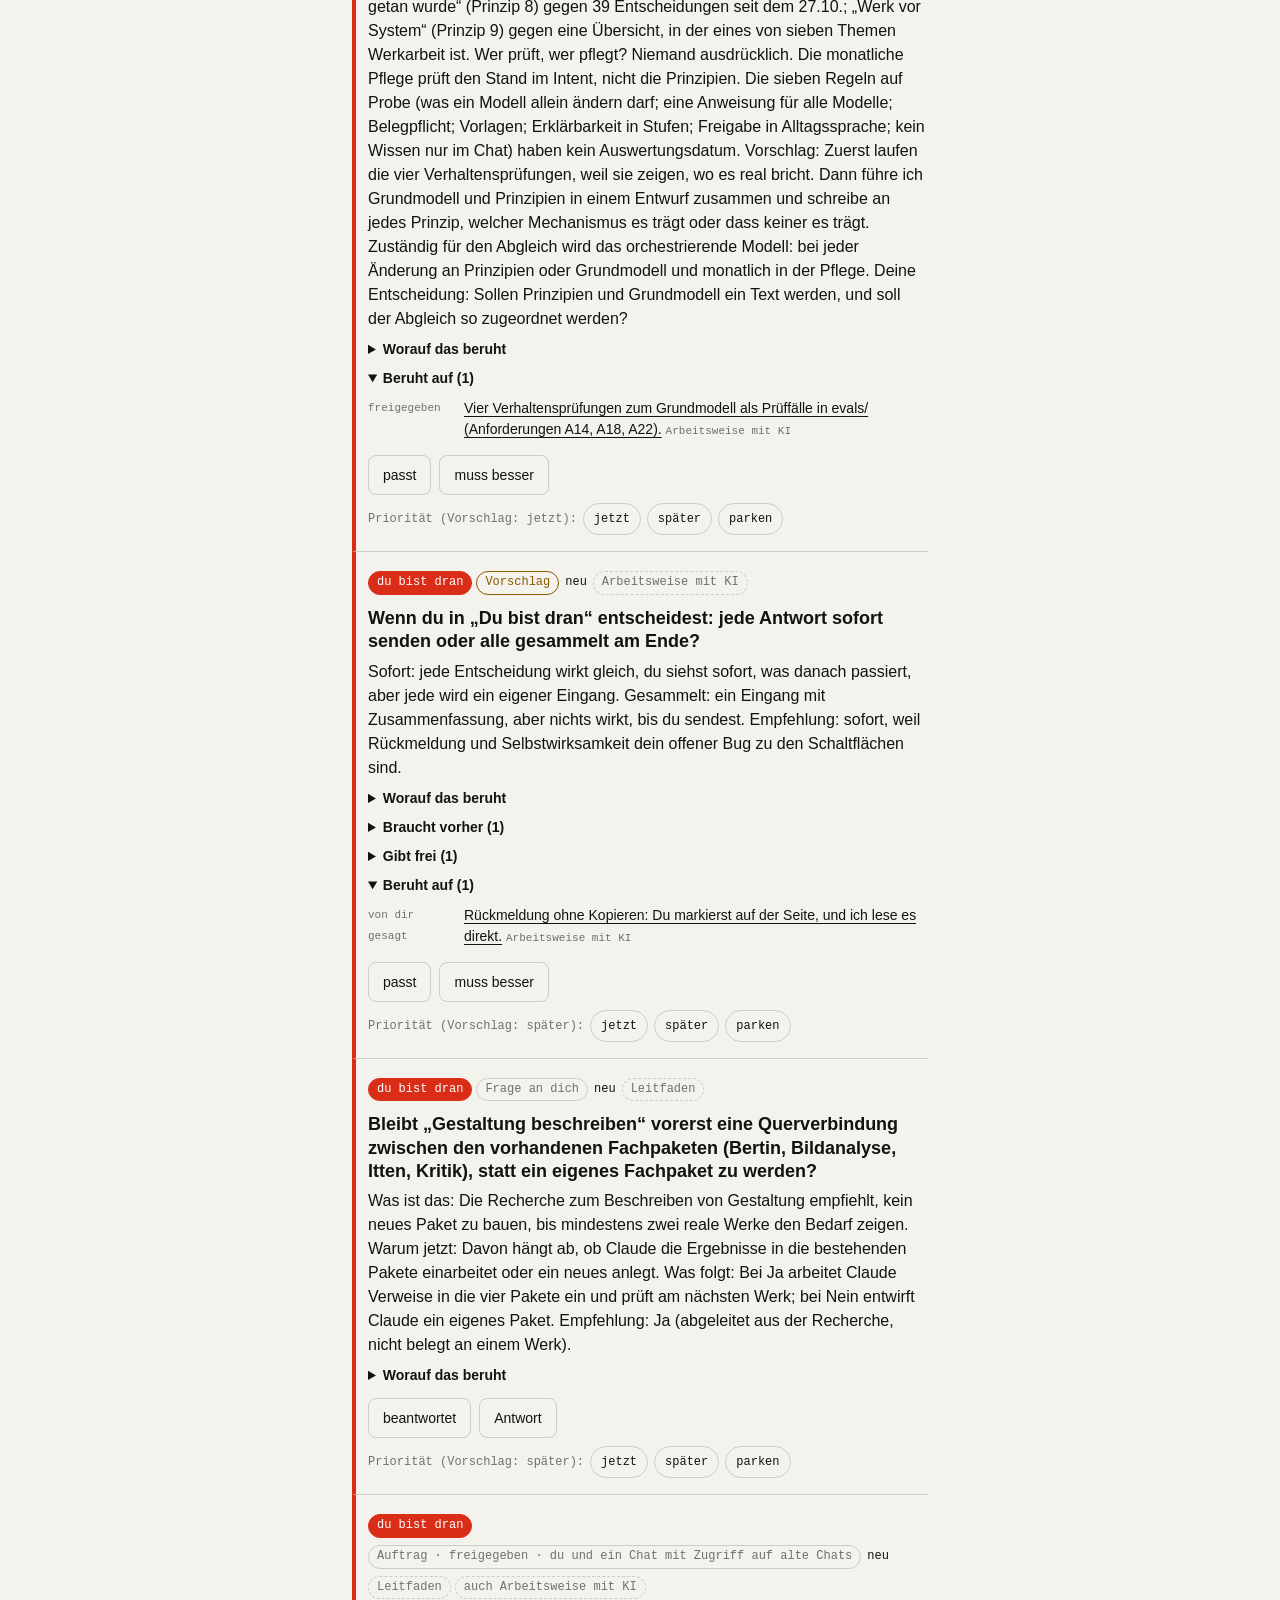
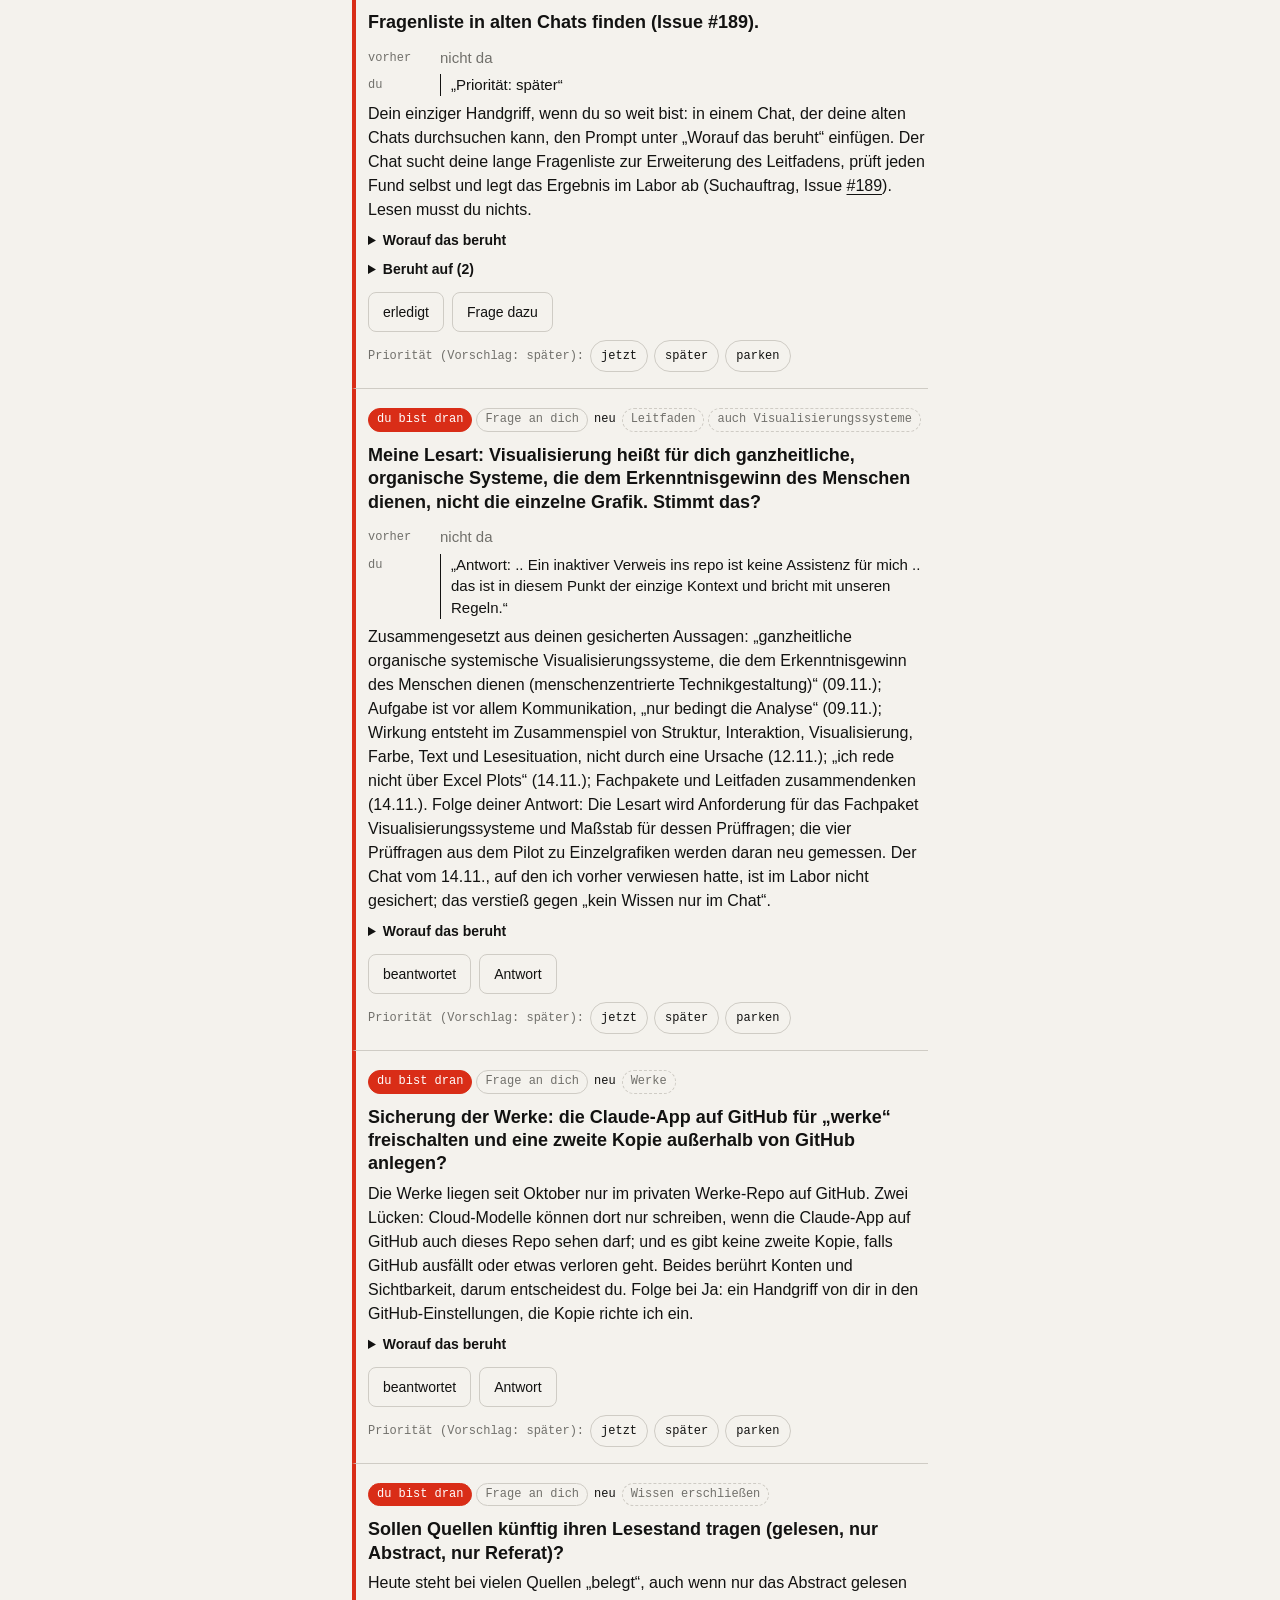
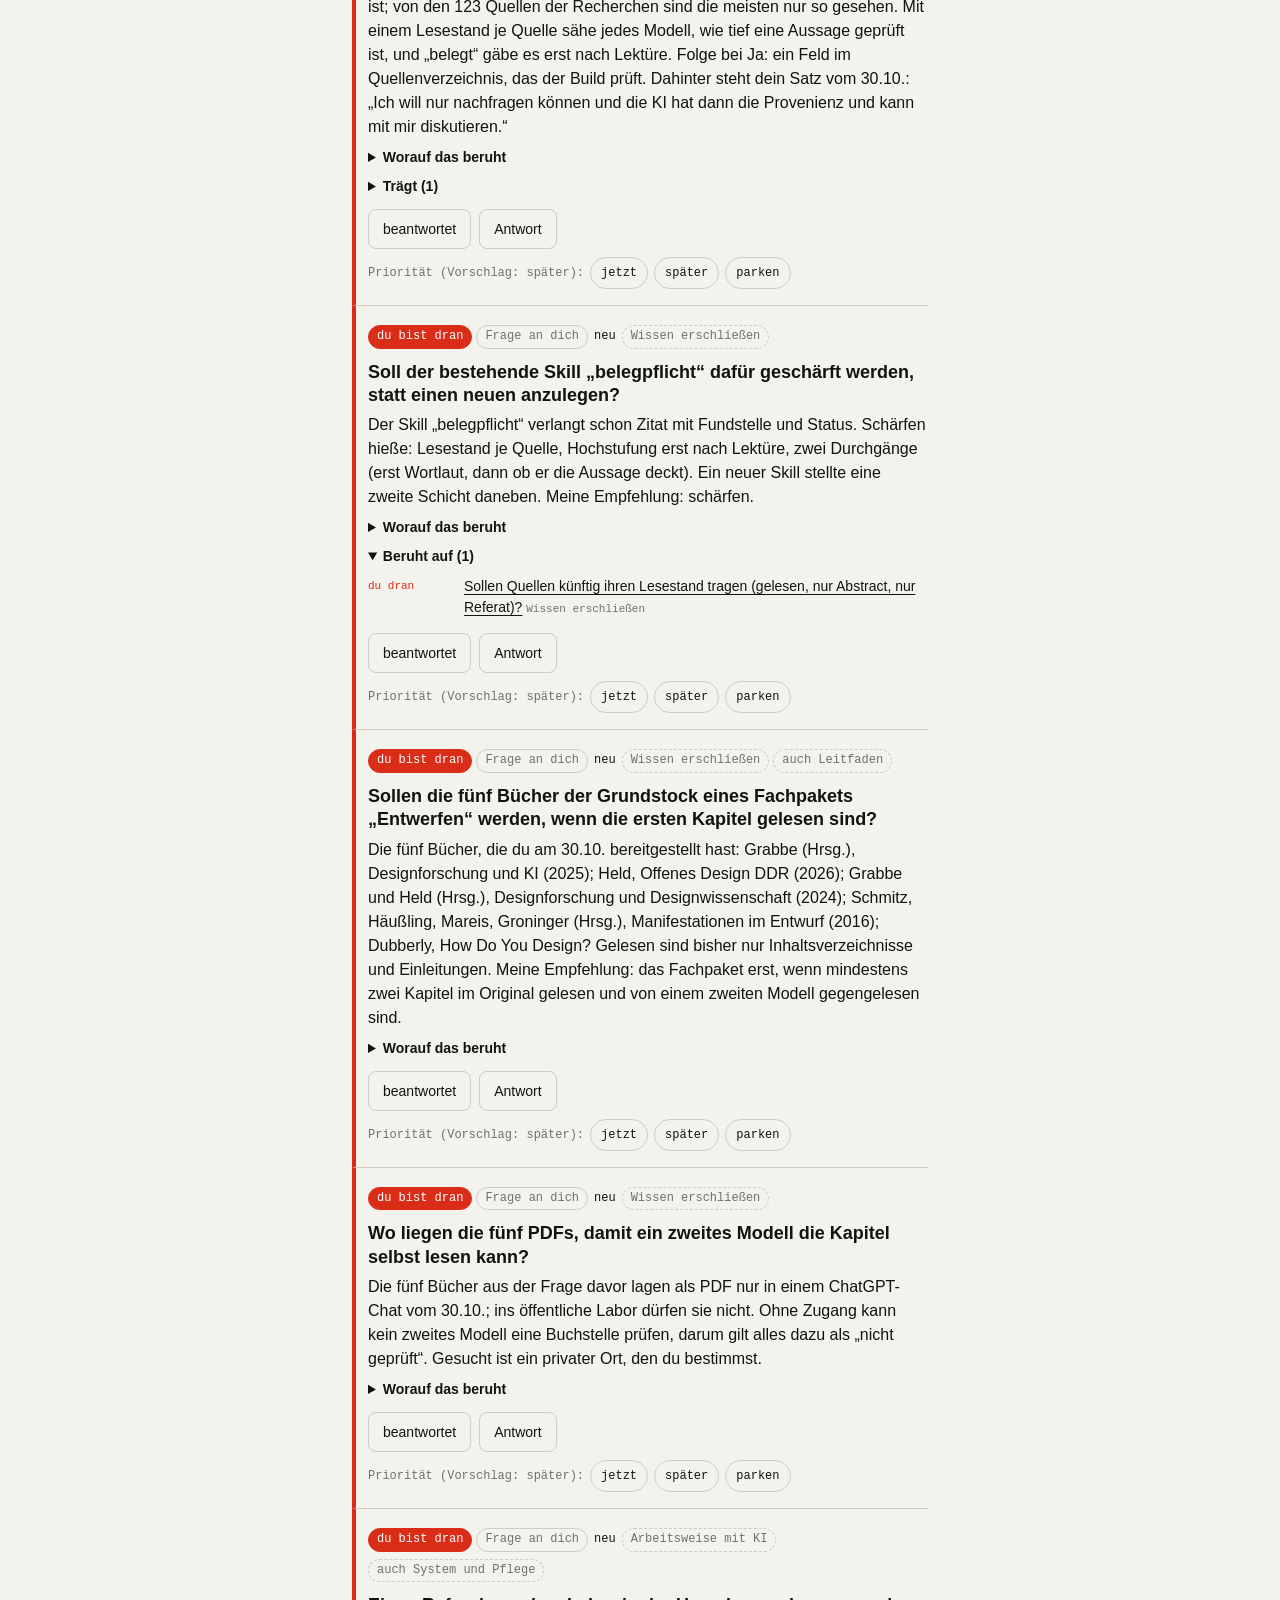
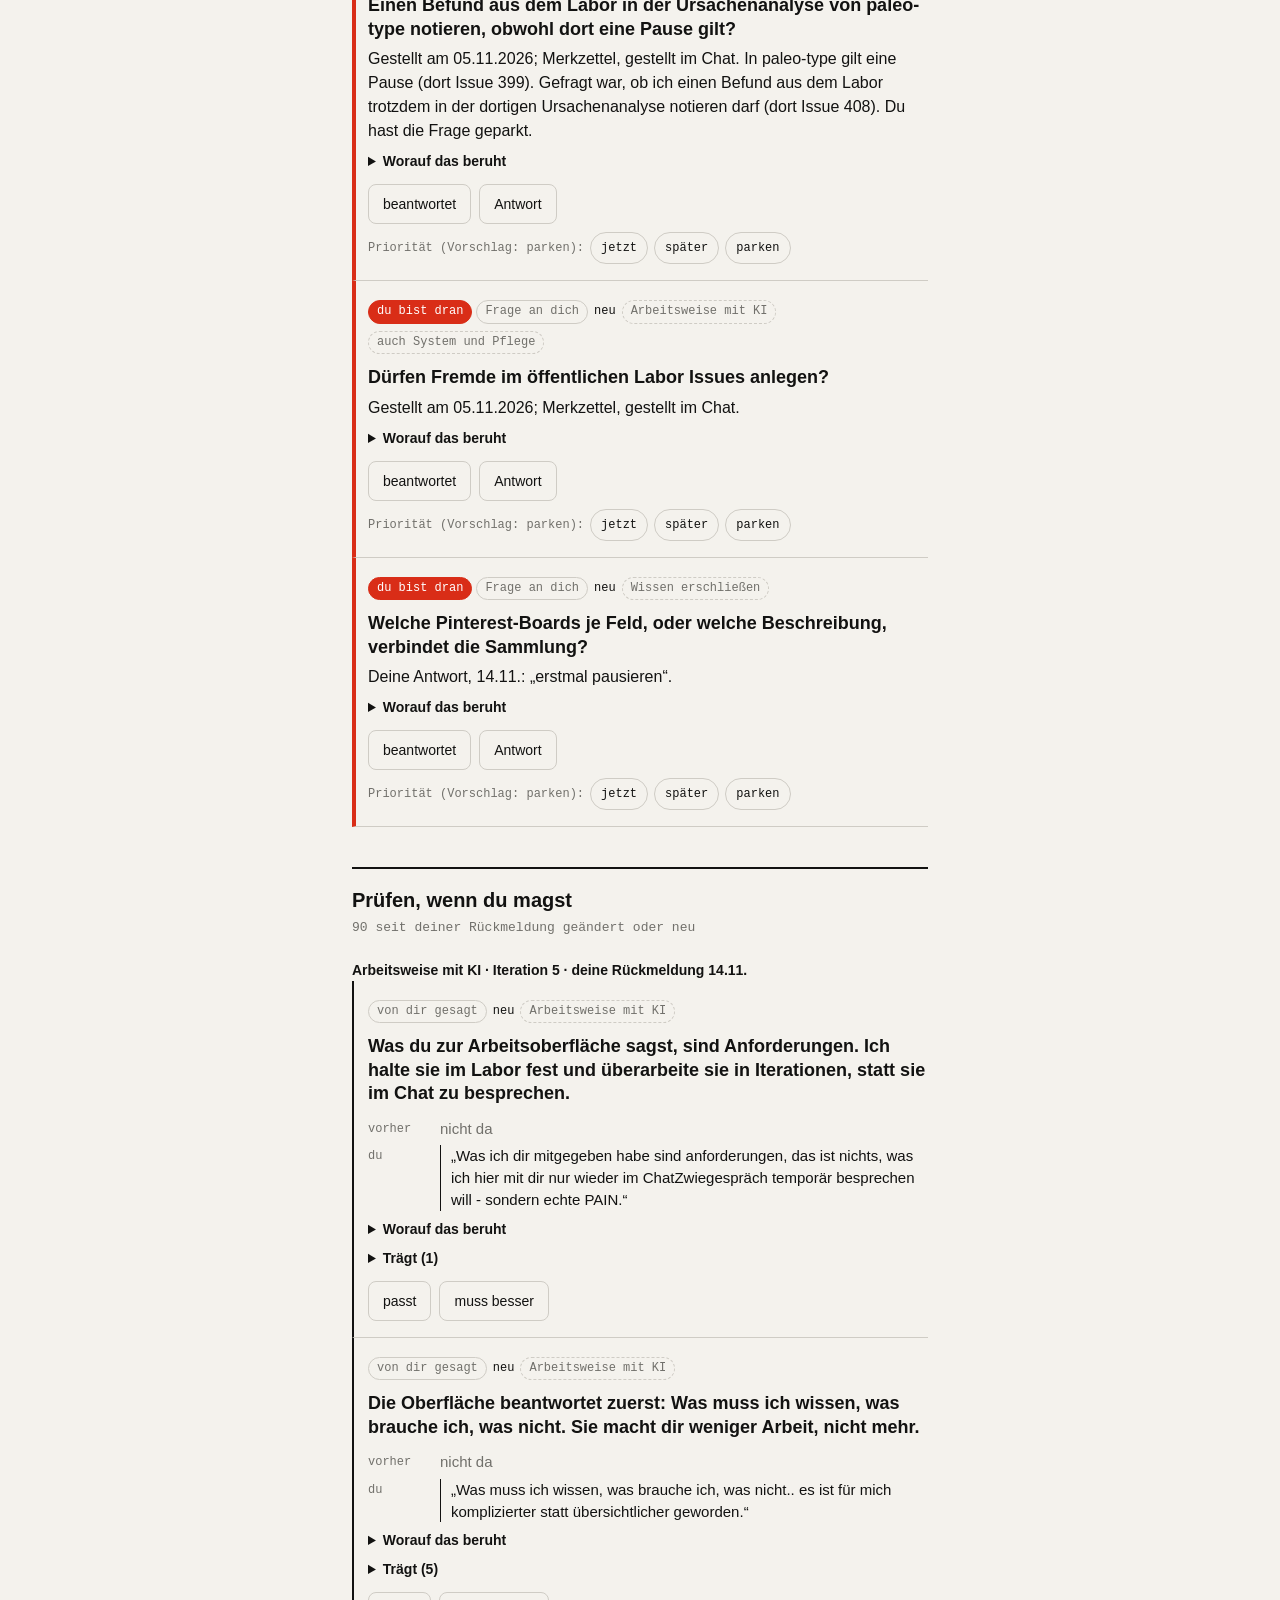
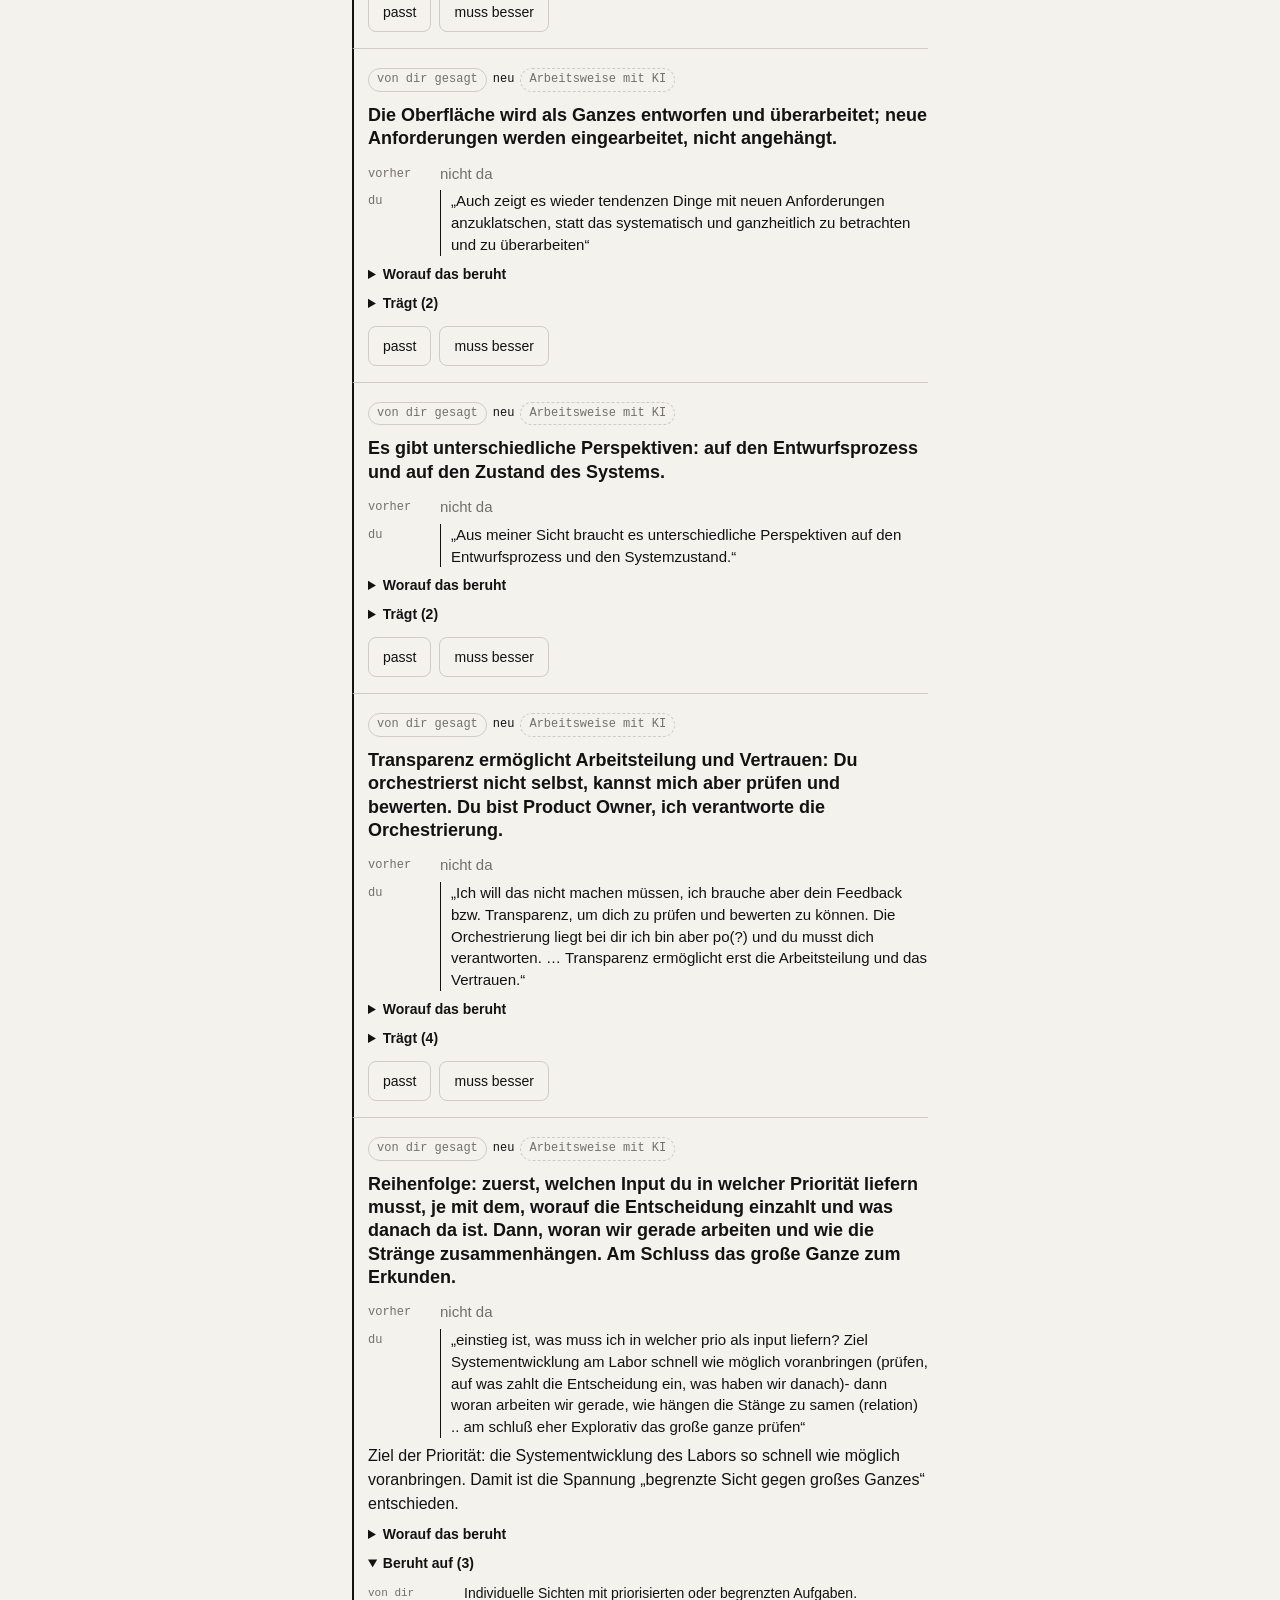
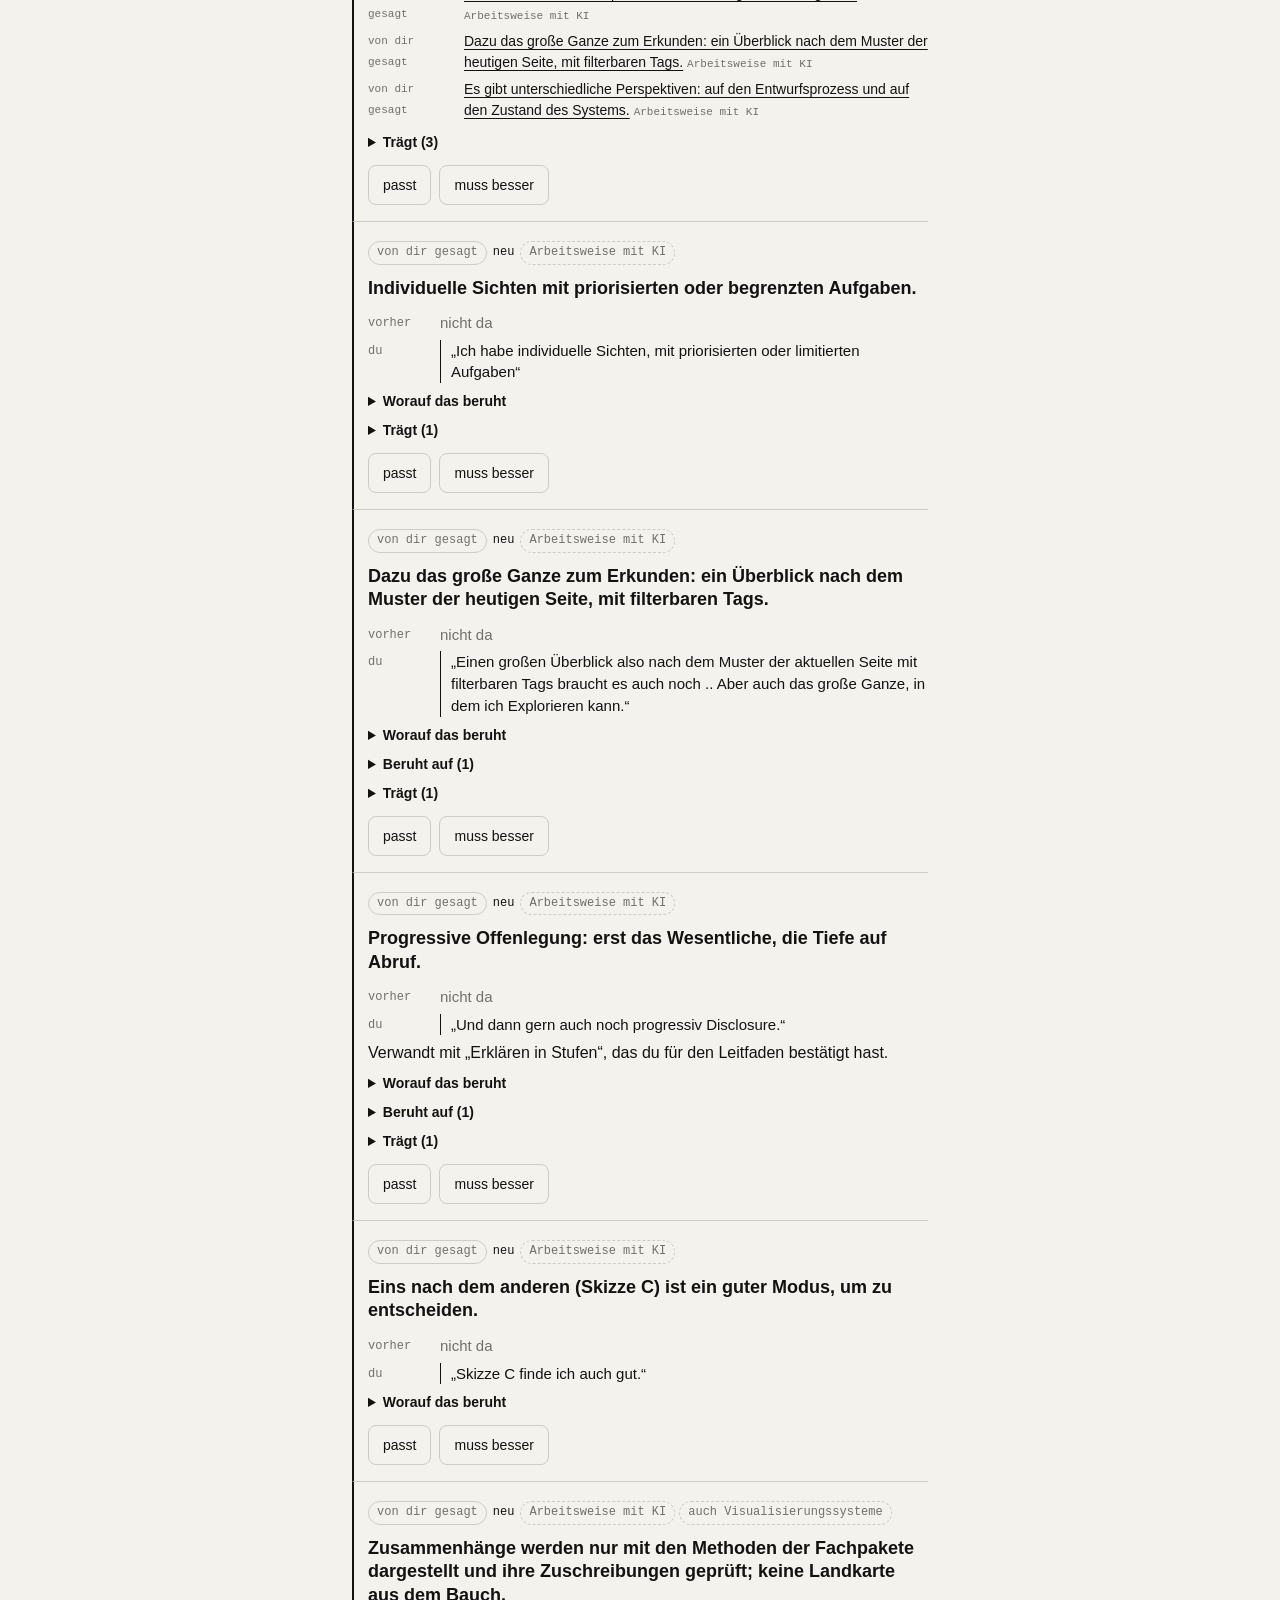
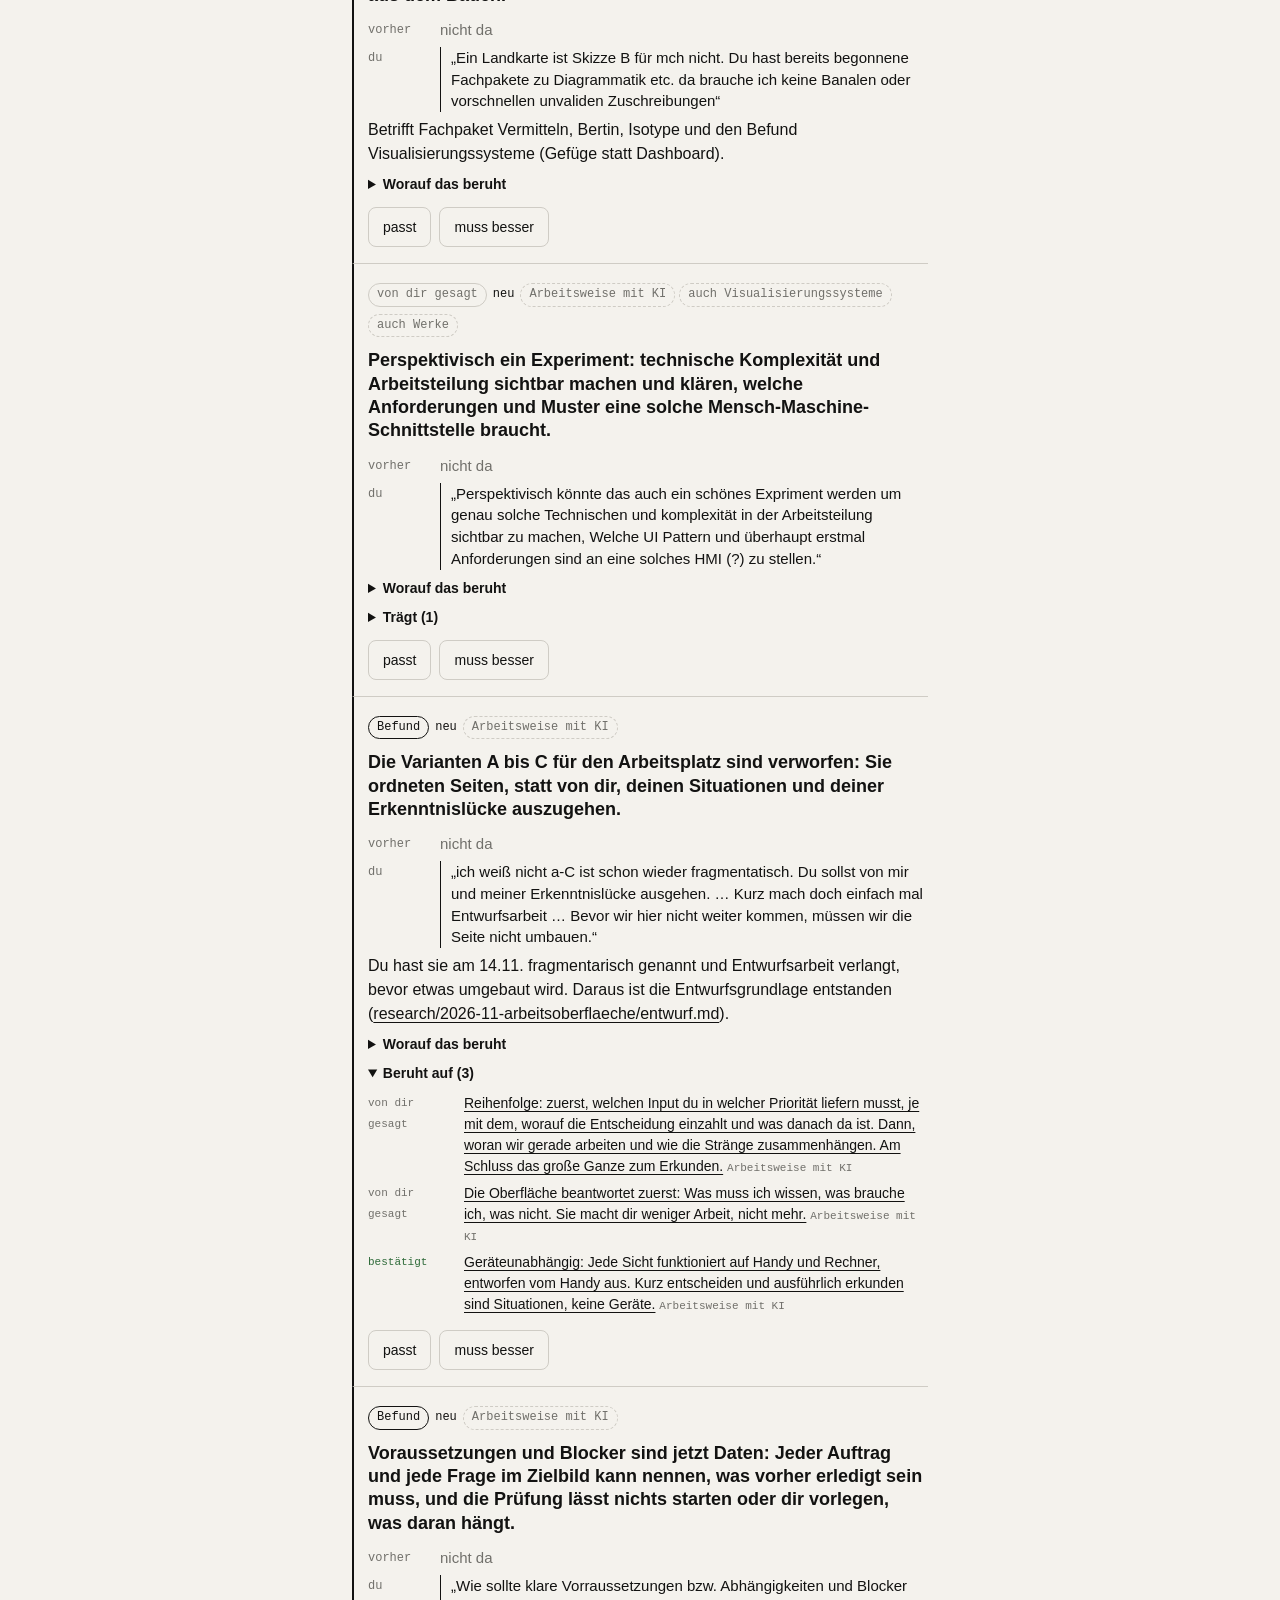
<file: research/2026-11-anforderungspruefung/zielbild/index.html>
<!DOCTYPE html>
<html lang="de">
<head>
<!-- Erzeugt von tools/build.mjs: research/2026-11-anforderungspruefung/zielbild/punkte.json ist archiviert. Nicht von Hand ändern. -->
<meta charset="utf-8">
<meta name="viewport" content="width=device-width, initial-scale=1">
<title>Zielbild Bug #200: Prüfung des Ansatzes – archiviert</title>
<meta http-equiv="refresh" content="0; url=../../../zielbild/">
<link rel="stylesheet" href="../../../assets/tokens.css">
<style>body{margin:0 auto;max-width:38rem;padding:24px 16px;font:1rem/1.5 var(--lab-font-sans);background:var(--lab-bg);color:var(--lab-fg)}</style>
</head>
<body>
<p>„Zielbild Bug #200: Prüfung des Ansatzes“ ist seit 14.11.2026 Teil des <a href="../../../zielbild/">Zielbilds des Labors</a>. Die Punkte stehen dort mit denselben Kennungen; die Daten dieser Seite bleiben als Herkunft in research/2026-11-anforderungspruefung/zielbild/punkte.json.</p>
</body>
</html>
</file>
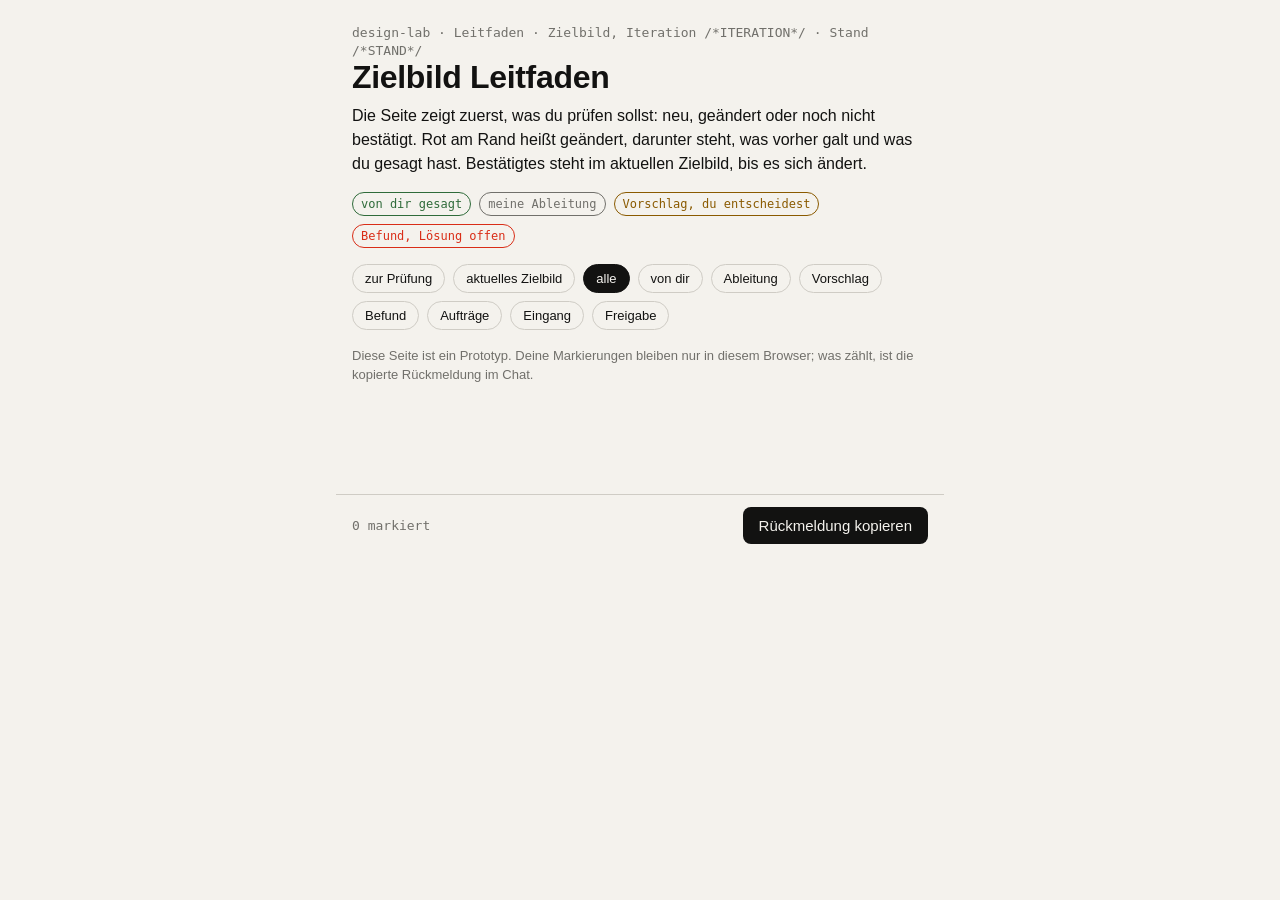
<file: leitfaden/zielbild/vorlage.html>
<!-- Archiviert 13.11.2026: nicht mehr benutzt. Alle Zielbilder entstehen mit tools/zielbild.mjs und tools/zielbild/vorlage.html (0036). -->
<!DOCTYPE html>
<html lang="de">
<head>
<meta charset="utf-8">
<meta name="viewport" content="width=device-width, initial-scale=1">
<title>Zielbild Leitfaden – was Claude verstanden hat</title>
<style>
:root{--bg:#f4f2ed;--fg:#121211;--muted:#71706b;--line:#cfccc5;--accent:#d92d17;--ok:#2f6b3a;--warn:#8a5a00;--sans:"Helvetica Neue",Helvetica,Arial,system-ui,sans-serif;--mono:ui-monospace,SFMono-Regular,Menlo,Consolas,monospace;color-scheme:light dark}
@media (prefers-color-scheme:dark){:root{--bg:#151514;--fg:#e8e6e0;--muted:#a09e99;--line:#363533;--ok:#7fbf8a;--warn:#e0b060}}
*{box-sizing:border-box}
body{margin:0;background:var(--bg);color:var(--fg);font:1rem/1.5 var(--sans)}
main{max-width:38rem;margin:0 auto;padding:24px 16px 96px}
h1{font-size:2rem;line-height:1.1;margin:0 0 8px;letter-spacing:-.01em}
.lede{margin:0 0 8px}
.meta{font:.8125rem/1.4 var(--mono);color:var(--muted);margin:0}
.legende{display:flex;flex-wrap:wrap;gap:8px;margin:16px 0 0;padding:0;list-style:none}
.chip{font:.75rem/1 var(--mono);padding:5px 8px;border:1px solid var(--line);border-radius:999px;white-space:nowrap}
.chip.bestaetigt{border-color:var(--ok);color:var(--ok)}
.chip.ableitung{border-color:var(--muted);color:var(--muted)}
.chip.vorschlag{border-color:var(--warn);color:var(--warn)}
.punkt.wandel-an{border-left:3px solid var(--accent);padding-left:14px}
.punkt.wandel-an[data-n="ergänzt"]{border-left:2px solid var(--muted)}
.aend{font:.75rem/1 var(--mono);color:var(--accent);margin-left:6px}
.aend.erg{color:var(--muted)}
.stuetzt{list-style:none;padding:0;margin:6px 0 0;font-size:.875rem}
.stuetzt li{padding:3px 0;display:grid;grid-template-columns:5.5rem 1fr}
.stuetzt span{font:.6875rem/1.9 var(--mono)}
.stuetzt .st{font:inherit!important;color:inherit!important}
.stuetzt .ja span{color:var(--ok)}
.stuetzt .nein span{color:var(--accent)}
.fest-mark{font:.75rem/1 var(--mono);color:var(--ok);margin-left:6px}
.punkt.fest h3{font-weight:400;font-size:1rem}
.punkt.fest{padding:12px 0}
.wandel{display:grid;grid-template-columns:3.75rem 1fr;gap:6px 12px;margin:12px 0 4px}
.wandel dt{font:.75rem/1.55 var(--mono);color:var(--muted);padding-top:2px}
.wandel dd{margin:0;font-size:.9375rem;line-height:1.45}
.wandel .vorher{color:var(--muted)}
.wandel .du{border-left:1px solid var(--fg);padding-left:10px}
.wandel .du q{quotes:"„" "“"}
.bilanz{font:.8125rem/1.4 var(--mono);color:var(--accent);margin:12px 0 0}
.chip.befund{border-color:var(--accent);color:var(--accent)}
.filter{display:flex;flex-wrap:wrap;gap:8px;margin:16px 0}
.filter button{font:.8125rem var(--sans);background:none;color:var(--fg);border:1px solid var(--line);border-radius:999px;padding:6px 12px;cursor:pointer}
.filter button[aria-pressed=true]{background:var(--fg);color:var(--bg);border-color:var(--fg)}
h2{font-size:1.25rem;margin:40px 0 0;padding-top:16px;border-top:2px solid var(--fg)}
.punkt{padding:16px 0;border-bottom:1px solid var(--line)}
.punkt h3{font-size:1.125rem;line-height:1.3;margin:8px 0 0;font-weight:700}
.punkt p{margin:6px 0 0}
details{margin-top:8px}
summary{cursor:pointer;font-weight:700;font-size:.875rem;width:fit-content}
summary:hover{color:var(--accent)}
details p{color:var(--muted);font-size:.9375rem}
.urteil{display:flex;gap:8px;margin-top:12px;flex-wrap:wrap;align-items:center}
.urteil button{font:.875rem var(--sans);background:none;color:var(--fg);border:1px solid var(--line);border-radius:8px;padding:8px 14px;cursor:pointer;min-height:40px}
.urteil button.an[data-v=passt]{background:var(--ok);border-color:var(--ok);color:var(--bg)}
.urteil button.an[data-v=besser]{background:var(--accent);border-color:var(--accent);color:#fff}
textarea{width:100%;margin-top:8px;font:.9375rem var(--sans);color:var(--fg);background:transparent;border:1px solid var(--line);border-radius:8px;padding:8px;min-height:64px;display:none}
textarea.zeigen{display:block}
.leiste{position:sticky;bottom:0;background:var(--bg);border-top:1px solid var(--line);padding:12px 16px;display:flex;gap:12px;align-items:center;justify-content:space-between;max-width:38rem;margin:0 auto}
.leiste button{font:.9375rem var(--sans);background:var(--fg);color:var(--bg);border:0;border-radius:8px;padding:10px 16px;cursor:pointer}
.leiste .stand{font:.8125rem var(--mono);color:var(--muted)}
.ausgabe{display:none;margin-top:16px;white-space:pre-wrap;font:.875rem/1.5 var(--mono);border:1px solid var(--line);border-radius:8px;padding:12px}
.ausgabe.zeigen{display:block}
.hinweis{font-size:.8125rem;color:var(--muted)}
</style>
</head>
<body>
<main>
<p class="meta">design-lab · Leitfaden · Zielbild, Iteration&nbsp;/*ITERATION*/ · Stand /*STAND*/</p>
<h1>Zielbild Leitfaden</h1>
<p class="lede">Die Seite zeigt zuerst, was du prüfen sollst: neu, geändert oder noch nicht bestätigt. Rot am Rand heißt geändert, darunter steht, was vorher galt und was du gesagt hast. Bestätigtes steht im aktuellen Zielbild, bis es sich ändert.</p>
<ul class="legende" aria-label="Legende">
<li class="chip bestaetigt">von dir gesagt</li>
<li class="chip ableitung">meine Ableitung</li>
<li class="chip vorschlag">Vorschlag, du entscheidest</li>
<li class="chip befund">Befund, Lösung offen</li>
</ul>
<p class="bilanz" id="bilanz"></p>
<div class="filter" role="group" aria-label="Filter">
<button aria-pressed="false" data-f="pruefen">zur Prüfung</button><button aria-pressed="false" data-f="zielbild">aktuelles Zielbild</button><button aria-pressed="true" data-f="alle">alle</button>
<button aria-pressed="false" data-f="bestaetigt">von dir</button>
<button aria-pressed="false" data-f="ableitung">Ableitung</button>
<button aria-pressed="false" data-f="vorschlag">Vorschlag</button>
<button aria-pressed="false" data-f="befund">Befund</button>
<button aria-pressed="false" data-f="auftrag">Aufträge</button><button aria-pressed="false" data-f="impuls">Eingang</button><button aria-pressed="false" data-f="freigabe">Freigabe</button>
</div>
<div id="inhalt"></div>
<pre class="ausgabe" id="ausgabe"></pre>
<p class="hinweis">Diese Seite ist ein Prototyp. Deine Markierungen bleiben nur in diesem Browser; was zählt, ist die kopierte Rückmeldung im Chat.</p>
</main>
<div class="leiste"><span class="stand" id="stand">0 markiert</span><button id="kopieren">Rückmeldung kopieren</button></div>
<script>
const LABEL={bestaetigt:"von dir gesagt",ableitung:"meine Ableitung",vorschlag:"Vorschlag, du entscheidest",befund:"Befund, Lösung offen",offen:"offen, du entscheidest",freigabe:"wartet auf Freigabe",impuls:"Impuls"};
const DATEN=/*DATEN*/;
const KEY="zielbild-leitfaden-v/*ITERATION*/";
let urteil={};try{urteil=JSON.parse(localStorage.getItem(KEY)||"{}")}catch(e){}
const speichern=()=>{try{localStorage.setItem(KEY,JSON.stringify(urteil))}catch(e){}};
const esc=s=>String(s).replace(/[&<>"]/g,c=>({"&":"&amp;","<":"&lt;",">":"&gt;",'"':"&quot;"})[c]);
const ALLE=Object.fromEntries(DATEN.flatMap(t=>t.punkte).map(p=>[p.id,p]));
function render(){
 const h=DATEN.map(t=>`<section data-teil><h2>${esc(t.teil)}</h2>${t.punkte.map(p=>{
  const u=urteil[p.id]||{};
  if(p.s==="auftrag"){const L=(p.stuetzt||[]).map(i=>{const q=ALLE[i];const ok=q&&q.bestaetigt&&!q.n;return `<li class="${ok?"ja":"nein"}"><span>${ok?"bestätigt":"offen"}</span><span class="st">${esc(q?q.t:i)}</span></li>`}).join("");const sk=p.stand==="startklar";return `<article class="punkt auftrag${sk?" wandel-an":""}" data-s="auftrag" id="${p.id}"><span class="chip vorschlag">Auftrag · ${esc(p.stand)} · ${esc(p.wer)}</span><h3>${esc(p.t)}</h3>${p.k?`<p>${esc(p.k)}</p>`:""}${L?`<details${sk||p.stand==="vorbereitet"?" open":""}><summary>Beruht auf</summary><ul class="stuetzt">${L}</ul></details>`:""}${p.offen?`<p class="hinweis">Bewusst offen: ${esc(p.offen)}</p>`:""}${p.zurueck?`<p class="hinweis">Rückgängig: ${esc(p.zurueck)}</p>`:""}${sk?`<div class="urteil"><button data-id="${p.id}" data-v="passt" class="${u.v==="passt"?"an":""}" aria-pressed="${u.v==="passt"}">freigeben</button><button data-id="${p.id}" data-v="besser" class="${u.v==="besser"?"an":""}" aria-pressed="${u.v==="besser"}">anders</button></div><textarea data-id="${p.id}" aria-label="Notiz" class="${u.v||u.n?"zeigen":""}" placeholder="Was genau? (optional)">${esc(u.n||"")}</textarea>`:""}</article>`}
  if(p.bestaetigt&&!p.n){const dd=p.bestaetigt.slice(8,10)+"."+p.bestaetigt.slice(5,7)+".";return `<article class="punkt fest" data-s="${p.s}" data-z="1" id="${p.id}"><span class="chip ${p.s==="offen"||p.s==="freigabe"||p.s==="impuls"?"vorschlag":p.s}">${LABEL[p.s]}</span><span class="fest-mark">bestätigt ${dd}</span><h3>${esc(p.t)}</h3>${p.k||p.g?`<details><summary>Mehr</summary>${p.k?`<p>${esc(p.k)}</p>`:""}${p.g?`<p>${esc(p.g)}</p>`:""}</details>`:""}</article>`}
  return `<article class="punkt${p.n?" wandel-an":""}" data-s="${p.s}"${p.n?` data-n="${p.n}"`:""} id="${p.id}"><span class="chip ${p.s==="offen"||p.s==="freigabe"||p.s==="impuls"?"vorschlag":p.s}">${LABEL[p.s]}${p.prio?" · Vorschlag: "+p.prio:""}</span>${p.n?`<span class="aend${p.n==="ergänzt"?" erg":""}">${p.n==="ergänzt"?"ergänzt":p.v?"geändert":"neu"}</span>`:""}<h3>${esc(p.t)}</h3>${p.f?`<dl class="wandel">${p.v===p.t?"":`<dt>vorher</dt><dd class="vorher">${p.v?esc(p.v):"nicht da"}</dd>`}<dt>du</dt><dd class="du"><q>${esc(p.f)}</q></dd></dl>`:""}${p.k?`<p>${esc(p.k)}</p>`:""}${p.g?`<details><summary>Worauf das beruht</summary><p>${esc(p.g)}</p></details>`:""}<div class="urteil"><button data-id="${p.id}" data-v="passt" class="${u.v==="passt"?"an":""}" aria-pressed="${u.v==="passt"}">${p.s==="freigabe"?"freigeben":p.s==="impuls"?"einverstanden":p.s==="offen"?"beantwortet":"passt"}</button><button data-id="${p.id}" data-v="besser" class="${u.v==="besser"?"an":""}" aria-pressed="${u.v==="besser"}">${p.s==="freigabe"||p.s==="impuls"?"anders":p.s==="offen"?"Antwort":"muss besser"}</button></div><textarea data-id="${p.id}" aria-label="Notiz" class="${u.v||u.n?"zeigen":""}" placeholder="Was genau? (optional)">${esc(u.n||"")}</textarea></article>`}).join("")}</section>`).join("");
 document.getElementById("inhalt").innerHTML=h;const alle=DATEN.flatMap(t=>t.punkte),fest=alle.filter(p=>p.bestaetigt&&!p.n).length,auf=alle.filter(p=>p.s==="auftrag").length,ne=alle.filter(p=>p.n&&!p.v).length,ge=alle.filter(p=>p.n&&p.v).length;document.getElementById("bilanz").textContent=`Nach deiner Rückmeldung vom /*RUECKMELDUNG*/: ${auf} Aufträge, ${alle.length-fest-auf} Punkte zur Prüfung (${ge} geändert oder ergänzt, ${ne} neu), ${fest} im aktuellen Zielbild bestätigt.`;zaehlen();
}
function zaehlen(){const n=Object.values(urteil).filter(u=>u.v||u.n).length;document.getElementById("stand").textContent=n+" markiert";}
document.getElementById("inhalt").addEventListener("click",e=>{
 const b=e.target.closest("button[data-id]");if(!b)return;
 const id=b.dataset.id,v=b.dataset.v,u=urteil[id]||{};
 u.v=u.v===v?"":v;urteil[id]=u;speichern();
 b.parentElement.querySelectorAll("button").forEach(x=>{const on=x.dataset.v===u.v;x.classList.toggle("an",on);x.setAttribute("aria-pressed",on)});
 const ta=b.closest(".punkt").querySelector("textarea");ta.classList.add("zeigen");if(u.v==="besser")ta.focus();zaehlen();
});
document.getElementById("inhalt").addEventListener("input",e=>{const t=e.target;if(t.tagName!=="TEXTAREA")return;const u=urteil[t.dataset.id]||{};u.n=t.value;urteil[t.dataset.id]=u;speichern();zaehlen();});
document.querySelector(".filter").addEventListener("click",e=>{
 const b=e.target.closest("button");if(!b)return;
 document.querySelectorAll(".filter button").forEach(x=>x.setAttribute("aria-pressed",x===b));
 const f=b.dataset.f;
 document.querySelectorAll(".punkt").forEach(p=>p.hidden=!(f==="alle"||(f==="pruefen"&&!p.dataset.z)||(f==="zielbild"&&p.dataset.z)||(f!=="pruefen"&&f!=="zielbild"&&p.dataset.s===f)));
 document.querySelectorAll("section[data-teil]").forEach(s=>s.hidden=![...s.querySelectorAll(".punkt")].some(p=>!p.hidden));
});
document.getElementById("kopieren").addEventListener("click",async()=>{
 const zeilen=[];DATEN.forEach(t=>t.punkte.forEach(p=>{const u=urteil[p.id];if(!u||!(u.v||u.n))return;
  const w=p.s==="auftrag"?(u.v==="passt"?"freigegeben":u.v==="besser"?"anders":"Notiz"):p.s==="freigabe"?(u.v==="passt"?"freigegeben":u.v==="besser"?"nicht so":"Notiz"):p.s==="offen"?(u.v==="passt"?"beantwortet":"Antwort"):(u.v==="passt"?"passt":u.v==="besser"?"muss besser":"Notiz");
  zeilen.push(`• ${p.t}\n  → ${w}${u.n?": "+u.n.trim():""}`)}));
 const text=zeilen.length?"Rückmeldung Zielbild Leitfaden (Iteration /*ITERATION*/):\n\n"+zeilen.join("\n"):"Noch nichts markiert.";
 const out=document.getElementById("ausgabe");out.textContent=text;out.classList.add("zeigen");
 const btn=document.getElementById("kopieren");
 try{await navigator.clipboard.writeText(text);btn.textContent="Kopiert";}catch(e){btn.textContent="Text oben markieren";}
 setTimeout(()=>btn.textContent="Rückmeldung kopieren",2500);
});
render();
document.querySelector('.filter button[data-f="pruefen"]').click();
</script>
</body>
</html>
</file>
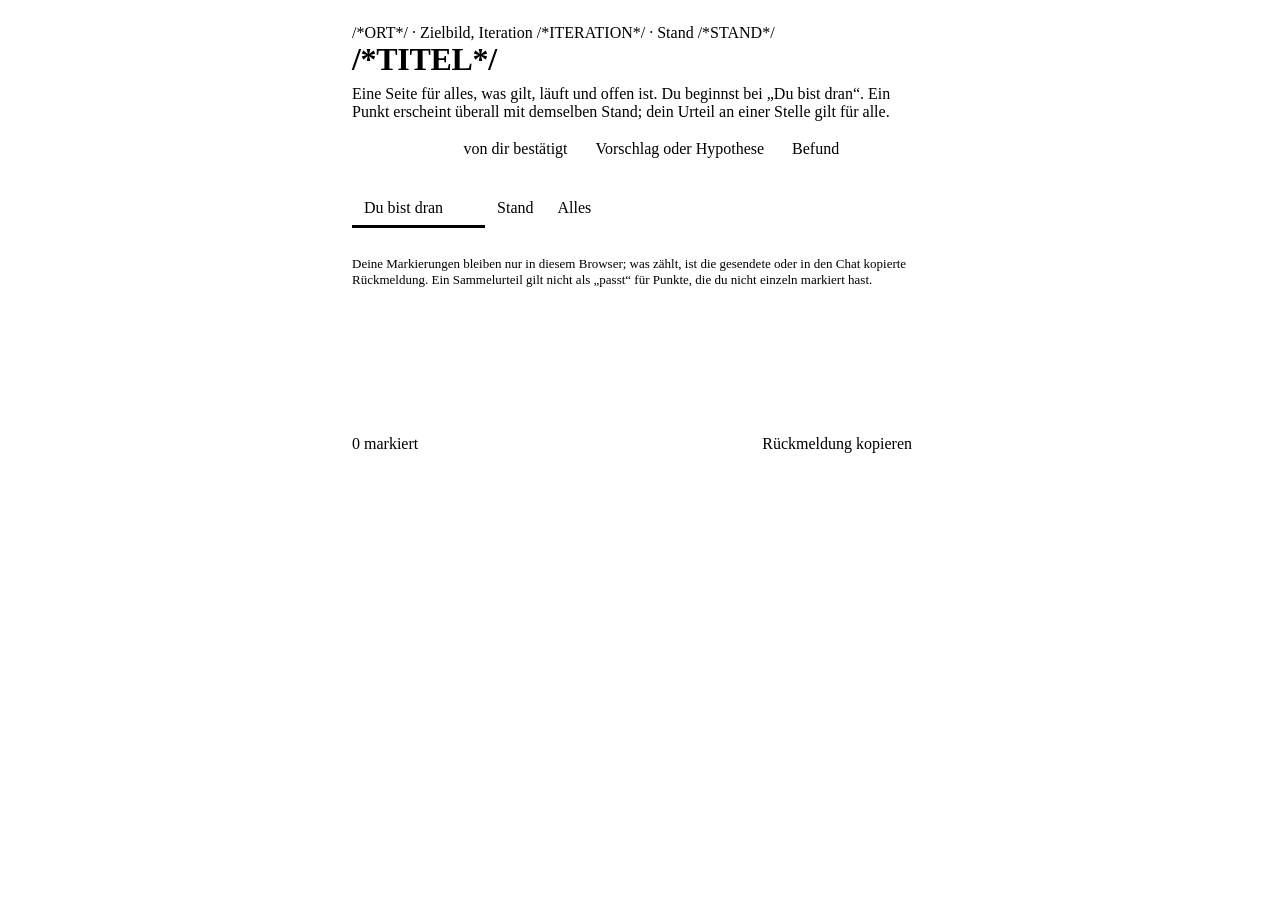
<file: tools/zielbild/vorlage.html>
<!DOCTYPE html>
<html lang="de">
<head>
<meta charset="utf-8">
<meta name="viewport" content="width=device-width, initial-scale=1">
<title>/*TITEL*/ – was /*VON*/ verstanden hat</title>
<style>
/*TOKENS*/
/* Farbe trägt Bedeutung: --signal nur „du bist dran“, --bestaetigt nur „von dir bestätigt“,
   --offen nur „Vorschlag oder Hypothese“. Befund, Änderung und Zahlen in Grundfarbe und Form.
   Geprüft von tools/farbrollen.mjs. */
*{box-sizing:border-box}
body{margin:0;background:var(--bg);color:var(--fg);font:1rem/1.5 var(--sans)}
main{max-width:38rem;margin:0 auto;padding:24px 16px 112px}
h1{font-size:2rem;line-height:1.1;margin:0 0 8px;letter-spacing:-.01em}
h2{font-size:1.25rem;margin:40px 0 0;padding-top:16px;border-top:2px solid var(--fg)}
h3{font-size:1.125rem;line-height:1.3;margin:8px 0 0}
h4{font:700 .875rem/1.4 var(--sans);margin:24px 0 0}
h2 .klein{display:block;margin-top:4px}
a{color:inherit;text-underline-offset:.2em}
:focus-visible{outline:2px solid var(--fg);outline-offset:2px}
.lede{margin:0 0 8px}
.meta,.klein{font:.8125rem/1.4 var(--mono);color:var(--muted);margin:0}
.bilanz{font:.8125rem/1.5 var(--mono);margin:12px 0 0}
.legende{display:flex;flex-wrap:wrap;gap:8px;margin:16px 0 0;padding:0;list-style:none}
.chip{display:inline-block;max-width:100%;font:.75rem/1.3 var(--mono);padding:3px 8px;border:1px solid var(--line);border-radius:12px;margin:0 4px 4px 0;color:var(--muted)}
.chip.bestaetigt{border-color:var(--bestaetigt);color:var(--bestaetigt)}
.chip.vorschlag,.chip.ableitung{border-color:var(--offen);color:var(--offen)}
.chip.befund{border-color:var(--fg);color:var(--fg)}
.chip.dran{border-color:var(--signal);background:var(--signal);color:#fff}
.chip.strang{border-style:dashed}
.marke{font:.75rem/1 var(--mono);margin:0 6px 0 2px;color:var(--fg)}
.fest-mark{font:.75rem/1 var(--mono);color:var(--bestaetigt);margin:0 6px 0 2px}
.ansichten{display:flex;gap:0;margin:24px 0 0;border-bottom:1px solid var(--fg)}
.ansichten button{font:700 .9375rem var(--sans);background:none;color:var(--muted);border:0;border-bottom:3px solid transparent;padding:10px 12px 8px;cursor:pointer;margin-bottom:-1px}
.ansichten button[aria-selected=true]{color:var(--fg);border-bottom-color:var(--fg)}
.ansichten .zahl-dran{display:inline-block;min-width:1.5em;margin-left:6px;padding:1px 6px;border-radius:999px;background:var(--signal);color:#fff;font:.75rem/1.4 var(--mono)}
.filter{display:flex;flex-wrap:wrap;gap:8px;margin:16px 0 0}
.filter button{font:.8125rem var(--sans);background:none;color:var(--fg);border:1px solid var(--line);border-radius:999px;padding:6px 12px;cursor:pointer}
.filter button[aria-pressed=true]{background:var(--fg);color:var(--bg);border-color:var(--fg)}
.filter-titel{font:.75rem/1 var(--mono);color:var(--muted);width:100%;margin:8px 0 -2px}
.punkt{padding:16px 0;border-bottom:1px solid var(--line)}
.punkt p{margin:6px 0 0}
.punkt.wandel{border-left:2px solid var(--fg);padding-left:14px}
.punkt.dran{border-left:4px solid var(--signal);padding-left:12px}
.punkt.fest h3{font-weight:400;font-size:1rem}
.punkt.fest{padding:12px 0}
.punkt.ziel{background:color-mix(in srgb,var(--fg) 6%,transparent)}
.wandel-dl{display:grid;grid-template-columns:3.75rem 1fr;gap:6px 12px;margin:12px 0 4px}
.wandel-dl dt{font:.75rem/1.55 var(--mono);color:var(--muted);padding-top:2px}
.wandel-dl dd{margin:0;font-size:.9375rem;line-height:1.45}
.wandel-dl .vorher{color:var(--muted)}
.wandel-dl .du{border-left:1px solid var(--fg);padding-left:10px}
.wandel-dl .du q{quotes:"„" "“"}
.bezug{list-style:none;padding:0;margin:6px 0 0;font-size:.875rem}
.bezug li{padding:3px 0;display:grid;grid-template-columns:5.5rem 1fr;gap:8px}
.bezug .w{font:.6875rem/1.9 var(--mono);color:var(--muted)}
.bezug .w.fest{color:var(--bestaetigt)}
.bezug .w.dran{color:var(--signal)}
.bezug .s{font:.6875rem var(--mono);color:var(--muted)}
.bezug .warum{display:block;font-size:.8125rem;color:var(--muted);margin-top:2px}
.bezug .warum.ableitung{color:var(--offen)}
details{margin-top:8px}
summary{cursor:pointer;font-weight:700;font-size:.875rem;width:fit-content}
summary:hover{text-decoration:underline}
details p{color:var(--muted);font-size:.9375rem}
.urteil{display:flex;gap:8px;margin-top:12px;flex-wrap:wrap;align-items:center}
.urteil button{font:.875rem var(--sans);background:none;color:var(--fg);border:1px solid var(--line);border-radius:8px;padding:8px 14px;cursor:pointer;min-height:40px}
.urteil button.an[data-v=passt]{background:var(--bestaetigt);border-color:var(--bestaetigt);color:var(--bg)}
.urteil button.an[data-v=besser]{background:var(--fg);border-color:var(--fg);color:var(--bg)}
.prio{display:flex;gap:6px;align-items:center;margin-top:8px;flex-wrap:wrap}
.prio span{font:.75rem var(--mono);color:var(--muted)}
.prio button{font:.75rem var(--mono);background:none;color:var(--fg);border:1px solid var(--line);border-radius:999px;padding:4px 10px;cursor:pointer;min-height:32px}
.prio button.an{background:var(--fg);color:var(--bg);border-color:var(--fg)}
textarea{width:100%;margin-top:8px;font:.9375rem var(--sans);color:var(--fg);background:transparent;border:1px solid var(--line);border-radius:8px;padding:8px;min-height:64px;display:none}
textarea.zeigen,textarea.immer{display:block}
.kurz{list-style:none;padding:0;margin:8px 0 0}
.kurz li{padding:6px 0;border-bottom:1px solid var(--line);display:grid;grid-template-columns:1rem 1fr;gap:8px;font-size:.9375rem;line-height:1.4}
.kurz li::before{content:"";width:8px;height:8px;margin-top:6px;border:1px solid var(--muted);border-radius:50%}
.kurz li.dran::before{background:var(--signal);border-color:var(--signal)}
.kurz li.fest::before{background:var(--bestaetigt);border-color:var(--bestaetigt)}
.kurz li.vorschlag::before{background:var(--offen);border-color:var(--offen)}
.kurz .wer{font:.75rem var(--mono);color:var(--muted);display:block}
.kopf-strang{display:flex;justify-content:space-between;align-items:baseline;gap:12px;flex-wrap:wrap}
.leer{color:var(--muted);font-size:.9375rem;margin:8px 0 0}
.leiste{position:sticky;bottom:0;background:var(--bg);border-top:1px solid var(--line);padding:12px 16px;display:flex;gap:12px;align-items:center;justify-content:space-between;max-width:38rem;margin:0 auto}
.leiste button{font:.9375rem var(--sans);background:var(--fg);color:var(--bg);border:0;border-radius:8px;padding:10px 16px;cursor:pointer}
.leiste .knoepfe{display:flex;gap:8px}
.leiste #kopieren:not(:only-child){background:transparent;color:var(--fg);border:1px solid var(--line)}
.leiste .stand{font:.8125rem var(--mono);color:var(--muted)}
.ausgabe{display:none;margin-top:16px;white-space:pre-wrap;font:.875rem/1.5 var(--mono);border:1px solid var(--line);border-radius:8px;padding:12px}
.ausgabe.zeigen{display:block}
.hinweis{font-size:.8125rem;color:var(--muted)}
[hidden]{display:none!important}
</style>
</head>
<body>
<main>
<p class="meta">/*ORT*/ · Zielbild, Iteration&nbsp;/*ITERATION*/ · Stand /*STAND*/</p>
<h1>/*TITEL*/</h1>
<p class="lede">Eine Seite für alles, was gilt, läuft und offen ist. Du beginnst bei „Du bist dran“. Ein Punkt erscheint überall mit demselben Stand; dein Urteil an einer Stelle gilt für alle.</p>
<ul class="legende" aria-label="Was die Farben heißen">
<li class="chip dran">du bist dran</li>
<li class="chip bestaetigt">von dir bestätigt</li>
<li class="chip vorschlag">Vorschlag oder Hypothese</li>
<li class="chip befund">Befund</li>
</ul>
<p class="bilanz" id="bilanz"></p>
<div class="ansichten" role="tablist" aria-label="Ansicht">
<button role="tab" data-a="du" aria-selected="true">Du bist dran<span class="zahl-dran" id="zahl-dran"></span></button><button role="tab" data-a="stand" aria-selected="false">Stand</button><button role="tab" data-a="alles" aria-selected="false">Alles</button>
</div>
<div class="filter" id="straenge" role="group" aria-label="Strang"></div>
<div class="filter" id="art" role="group" aria-label="Art" hidden></div>
<div id="inhalt"></div>
<pre class="ausgabe" id="ausgabe"></pre>
<p class="hinweis">Deine Markierungen bleiben nur in diesem Browser; was zählt, ist die gesendete oder in den Chat kopierte Rückmeldung. Ein Sammelurteil gilt nicht als „passt“ für Punkte, die du nicht einzeln markiert hast.</p>
</main>
<div class="leiste"><span class="stand" id="stand">0 markiert</span><span class="knoepfe"><button id="senden" hidden>Rückmeldung senden</button><button id="kopieren">Rückmeldung kopieren</button></span></div>
<script>
const LABEL={bestaetigt:"von dir gesagt",ableitung:"meine Ableitung",vorschlag:"Vorschlag",befund:"Befund",offen:"Frage an dich",freigabe:"Freigabe",impuls:"Eingang",auftrag:"Auftrag"};
const ROLLE={bestaetigt:"bestaetigt",ableitung:"ableitung",vorschlag:"vorschlag",befund:"befund"};
const rolle=p=>p.s==="bestaetigt"&&!fest(p)?"":ROLLE[p.s]||"";
const ARTEN=[["alle","alle"],["bestaetigt","von dir"],["ableitung","Ableitung"],["vorschlag","Vorschlag"],["befund","Befund"],["auftrag","Aufträge"],["impuls","Eingang"],["frage","Fragen und Freigaben"]];
const PRIOS=["jetzt","später","parken"];
const D=/*DATEN*/;
const KEY="/*SCHLUESSEL*/-v/*ITERATION*/";
let urteil={};try{urteil=JSON.parse(localStorage.getItem(KEY)||"{}")}catch(e){}
const speichern=()=>{try{localStorage.setItem(KEY,JSON.stringify(urteil))}catch(e){}};
const esc=s=>String(s).replace(/[&<>"]/g,c=>({"&":"&amp;","<":"&lt;",">":"&gt;",'"':"&quot;"})[c]);
/* Herkunft als Hypertext: Verweise (p.vw, vom Generator gegen das Repo geprüft) werden zu Links. */
const vt=(s,p)=>{const v=p&&p.vw;let h=esc(s);if(!v||!v.length)return h;const m=new Map(v.map(([t,u])=>[esc(t),u]));const re=new RegExp([...m.keys()].map(t=>t.replace(/[.*+?^${}()|[\]\\\/]/g,"\\$&")).join("|"),"g");return h.replace(re,t=>`<a href="${esc(m.get(t))}" target="_blank" rel="noopener">${t}</a>`);};
const STRANG=Object.fromEntries(D.straenge.map(s=>[s.id,s]));
const PUNKTE=D.teile.flatMap(t=>t.punkte.map(p=>({...p,teil:t.teil,heim:t.strang,straenge:[t.strang,...(p.auch||[])]})));
const ALLE=Object.fromEntries(PUNKTE.map(p=>[p.id,p]));
const TRAEGT={};PUNKTE.forEach(p=>(p.stuetzt||[]).forEach(i=>(TRAEGT[i]=TRAEGT[i]||[]).push(p.id)));const GIBTFREI={};PUNKTE.forEach(p=>(p.braucht||[]).forEach(i=>(GIBTFREI[i]=GIBTFREI[i]||[]).push(p.id)));
const fest=p=>!!(p.bestaetigt&&!p.n);
const duDran=p=>p.dran==="du";
const pruefen=p=>!duDran(p)&&!!p.n&&p.s!=="auftrag";
const prioRang=p=>{const v=(urteil[p.id]||{}).p||p.prio;return v==="jetzt"?0:!v?1:v==="später"?2:3};
const strangOrd=Object.fromEntries(D.straenge.map((s,i)=>[s.id,i]));
let zustand={a:"du",strang:"",art:"alle"};
function lesenHash(){const h=new URLSearchParams(location.hash.slice(1).replace(/^(du|stand|alles)(&|$)/,"a=$1$2"));if(["du","stand","alles"].includes(h.get("a")))zustand.a=h.get("a");if(h.get("strang")&&STRANG[h.get("strang")])zustand.strang=h.get("strang");}
const imStrang=p=>!zustand.strang||p.straenge.includes(zustand.strang);
const strangName=id=>STRANG[id]?STRANG[id].name:id;
function strangChips(p){if(D.einStrang)return"";return `<span class="chip strang">${esc(strangName(p.heim))}</span>`+(p.auch||[]).map(a=>`<span class="chip strang" title="Schnittstelle: derselbe Punkt, auch in diesem Strang">auch ${esc(strangName(a))}</span>`).join("");}
function wort(p){if(p.s==="auftrag")return fest(p)?"bestätigt":p.stand;if(duDran(p))return"du dran";if(fest(p))return"bestätigt";return LABEL[p.s];}
function wortKlasse(p){return duDran(p)?"dran":fest(p)?"fest":""}
function bezugListe(ids,titel,warum){if(!ids||!ids.length)return"";return `<details${titel==="Beruht auf"&&ids.some(i=>ALLE[i]&&!fest(ALLE[i]))?" open":""}><summary>${titel} (${ids.length})</summary><ul class="bezug">${ids.map(i=>{const q=ALLE[i];if(!q)return `<li><span class="w">unbekannt</span><span>${esc(i)}</span></li>`;return `<li><span class="w ${wortKlasse(q)}">${esc(wort(q))}</span><span><a href="#" data-ziel="${esc(q.id)}">${esc(q.t)}</a>${!D.einStrang?` <span class="s">${esc(strangName(q.heim))}</span>`:""}${warum&&warum[i]?`<span class="${/^abgeleitet/i.test(warum[i])?"warum ableitung":"warum"}">${esc(warum[i])}</span>`:""}</span></li>`}).join("")}</ul></details>`;}
function knoepfe(p){const u=urteil[p.id]||{};const a=p.s==="auftrag",selbst=a&&p.stand!=="startklar";const l1=selbst?"erledigt":a||p.s==="freigabe"?"freigeben":p.s==="impuls"?"einverstanden":p.s==="offen"?"beantwortet":"passt";const l2=selbst?"Frage dazu":a||p.s==="freigabe"||p.s==="impuls"?"anders":p.s==="offen"?"Antwort":"muss besser";
 const prio=duDran(p)?`<div class="prio"><span>Priorität${p.prio?` (Vorschlag: ${esc(p.prio)})`:""}:</span>${PRIOS.map(v=>`<button data-id="${esc(p.id)}" data-p="${v}" class="${u.p===v?"an":""}" aria-pressed="${u.p===v}">${v}</button>`).join("")}</div>`:"";
 return `<div class="urteil"><button data-id="${esc(p.id)}" data-v="passt" class="${u.v==="passt"?"an":""}" aria-pressed="${u.v==="passt"}">${l1}</button><button data-id="${esc(p.id)}" data-v="besser" class="${u.v==="besser"?"an":""}" aria-pressed="${u.v==="besser"}">${l2}</button></div>${prio}<textarea data-id="${esc(p.id)}" aria-label="Notiz" class="${u.v||u.n?"zeigen":""}" placeholder="Was genau? (optional)">${esc(u.n||"")}</textarea>`;}
function karte(p,mitId){
 const idAttr=mitId?` id="p-${esc(p.id)}"`:"";const dd=p.bestaetigt?p.bestaetigt.slice(8,10)+"."+p.bestaetigt.slice(5,7)+".":"";
 const rel=bezugListe(p.braucht,"Braucht vorher")+bezugListe(GIBTFREI[p.id],"Gibt frei")+bezugListe(p.stuetzt,"Beruht auf",p.stuetzt_warum)+bezugListe(TRAEGT[p.id],"Trägt",Object.fromEntries((TRAEGT[p.id]||[]).map(i=>[i,(ALLE[i].stuetzt_warum||{})[p.id]]).filter(([,w])=>w)));
 if(fest(p)&&!duDran(p)){return `<article class="punkt fest"${idAttr}><span class="chip ${rolle(p)}">${esc(LABEL[p.s])}</span><span class="fest-mark">bestätigt ${dd}</span>${strangChips(p)}<h3>${esc(p.t)}</h3>${p.k||p.g||rel?`<details><summary>Mehr</summary>${p.k?`<p>${vt(p.k,p)}</p>`:""}${p.g?`<p>${vt(p.g,p)}</p>`:""}${rel}</details>`:""}</article>`;}
 const kl=["punkt",duDran(p)?"dran":p.n?"wandel":""].filter(Boolean).join(" ");
 const status=p.s==="auftrag"?`<span class="chip">Auftrag · ${p.stand==="startklar"?"wartet auf deine Freigabe":esc(p.stand)} · ${esc(p.wer)}</span>`:`<span class="chip ${rolle(p)}">${esc(LABEL[p.s])}</span>`;
 const dranChip=duDran(p)?`<span class="chip dran">du bist dran</span>`:p.dran&&p.s!=="auftrag"?`<span class="chip">dran: ${esc(p.dran)}</span>`:"";
 const marke=p.n?`<span class="marke">${p.n==="ergänzt"?"ergänzt":p.v?"geändert":"neu"}</span>`:"";
 const wandel=p.f?`<dl class="wandel-dl">${p.v===p.t?"":`<dt>vorher</dt><dd class="vorher">${p.v?esc(p.v):"nicht da"}</dd>`}<dt>du</dt><dd class="du"><q>${esc(p.f)}</q></dd></dl>`:"";
 const zeigeUrteil=p.s!=="auftrag"||p.stand==="startklar"||duDran(p);
 return `<article class="${kl}"${idAttr}>${dranChip}${status}${marke}${strangChips(p)}<h3>${esc(p.t)}</h3>${wandel}${p.k?`<p>${vt(p.k,p)}</p>`:""}${p.offen?`<p class="hinweis">Bewusst offen: ${esc(p.offen)}</p>`:""}${p.zurueck?`<p class="hinweis">Rückgängig: ${esc(p.zurueck)}</p>`:""}${p.g?`<details><summary>Worauf das beruht</summary><p>${vt(p.g,p)}</p></details>`:""}${rel}${zeigeUrteil?knoepfe(p):""}</article>`;}
function kurz(p){const kl=duDran(p)?"dran":fest(p)?"fest":["vorschlag","ableitung"].includes(p.s)?"vorschlag":"";const wer=p.s==="auftrag"?`${p.wer} · ${p.stand}`:p.dran&&!duDran(p)?`dran: ${p.dran}`:"";return `<li class="${kl}"><span><a href="#" data-ziel="${esc(p.id)}">${esc(p.t)}</a>${wer?`<span class="wer">${esc(wer)}</span>`:""}</span></li>`;}
function ansichtDu(){
 const ent=PUNKTE.filter(p=>duDran(p)&&imStrang(p)).sort((a,b)=>prioRang(a)-prioRang(b)||strangOrd[a.heim]-strangOrd[b.heim]);
 const pr=PUNKTE.filter(p=>pruefen(p)&&imStrang(p));
 const gruppen=D.straenge.map(s=>[s,pr.filter(p=>p.heim===s.id)]).filter(([,l])=>l.length);
 const sammel=(urteil._alle||{}).n||"";
 return `<h2>Entscheiden <span class="klein">${ent.length} ${ent.length===1?"Punkt":"Punkte"}, geordnet nach Priorität</span></h2>${ent.length?`<label class="klein" for="sammel">Zu allen offenen Punkten auf einmal (optional)</label><textarea id="sammel" class="immer" data-id="_alle" placeholder="z. B. Reihenfolge, was warten kann, was dich gerade beschäftigt">${esc(sammel)}</textarea>`:""}${ent.map(p=>karte(p,false)).join("")||`<p class="leer">Gerade nichts für dich.</p>`}
 <h2>Prüfen, wenn du magst <span class="klein">${pr.length} seit deiner Rückmeldung geändert oder neu</span></h2>${gruppen.map(([s,l])=>`${D.einStrang?"":`<h4>${esc(s.name)} · Iteration ${s.iteration}${s.rueckmeldung?` · deine Rückmeldung ${esc(s.rueckmeldung)}`:""}</h4>`}${l.map(p=>karte(p,false)).join("")}`).join("")||`<p class="leer">Nichts geändert.</p>`}`;}
function ansichtStand(){
 return D.straenge.filter(s=>!zustand.strang||zustand.strang===s.id).map(s=>{
  const L=PUNKTE.filter(p=>p.straenge.includes(s.id));
  const du=L.filter(duDran),lauf=L.filter(p=>p.s==="auftrag"&&!duDran(p)&&p.stand!=="fertig"&&p.dran),
   gilt=L.filter(p=>fest(p)&&!duDran(p)),fertig=L.filter(p=>p.s==="auftrag"&&p.stand==="fertig"),
   offen=L.filter(p=>!duDran(p)&&!fest(p)&&p.s!=="auftrag"),schnitt=L.filter(p=>p.auch&&p.auch.length||p.heim!==s.id),
   quer=L.filter(p=>[...(p.stuetzt||[]),...(TRAEGT[p.id]||[])].some(i=>ALLE[i]&&!ALLE[i].straenge.includes(s.id)));
  const sek=(t,l,zu)=>l.length?`<h4>${t} (${l.length})</h4>${zu?`<details><summary>zeigen</summary><ul class="kurz">${l.map(kurz).join("")}</ul></details>`:`<ul class="kurz">${l.map(kurz).join("")}</ul>`}`:"";
  return `<section><div class="kopf-strang"><h2>${esc(s.name)}</h2></div><p class="meta">Iteration ${s.iteration}${s.rueckmeldung?` · deine letzte Rückmeldung ${esc(s.rueckmeldung)}`:""} · ${du.length} für dich · ${lauf.length} ${lauf.length===1?"Auftrag läuft":"Aufträge laufen"} · ${gilt.length} bestätigt</p>${sek("Du bist dran",du)}${sek("Läuft",lauf)}${sek("Offen gedacht, nicht entschieden",offen,true)}${D.einStrang?"":sek("Hängt mit anderen Strängen zusammen",[...new Set([...schnitt,...quer])],true)}${sek("Gilt, von dir bestätigt",gilt,true)}${sek("Erledigt",fertig,true)}</section>`}).join("");}
function passtArt(p){const a=zustand.art;return a==="alle"||(a==="frage"?["offen","freigabe"].includes(p.s):p.s===a)}
function ansichtAlles(){
 const S=D.straenge.filter(s=>!zustand.strang||zustand.strang===s.id);
 return S.map(s=>{const teile=D.teile.filter(t=>t.strang===s.id).map(t=>[t.teil,PUNKTE.filter(p=>p.teil===t.teil&&p.heim===s.id&&passtArt(p))]).filter(([,l])=>l.length);
  const fremd=zustand.strang?PUNKTE.filter(p=>p.heim!==s.id&&p.straenge.includes(s.id)&&passtArt(p)):[];
  if(!teile.length&&!fremd.length)return"";
  return `<section>${D.einStrang?"":`<h2>${esc(s.name)} <span class="klein">Iteration ${s.iteration}</span></h2>`}${teile.map(([t,l])=>`<h4>${esc(t)}</h4>${l.map(p=>karte(p,true)).join("")}`).join("")}${fremd.length?`<h4>Schnittstellen aus anderen Strängen</h4>${fremd.map(p=>karte(p,true)).join("")}`:""}</section>`}).join("")||`<p class="leer">Keine Punkte für diese Auswahl.</p>`;}
function filterLeisten(){
 const st=document.getElementById("straenge");st.hidden=D.einStrang;
 st.innerHTML=`<span class="filter-titel">Strang</span><button data-strang="" aria-pressed="${!zustand.strang}">alle</button>`+D.straenge.map(s=>`<button data-strang="${esc(s.id)}" aria-pressed="${zustand.strang===s.id}">${esc(s.name)}</button>`).join("");
 const ar=document.getElementById("art");ar.hidden=zustand.a!=="alles";
 ar.innerHTML=`<span class="filter-titel">Art</span>`+ARTEN.map(([k,l])=>`<button data-art="${k}" aria-pressed="${zustand.art===k}">${l}</button>`).join("");}
function render(){
 document.querySelectorAll(".ansichten button").forEach(b=>b.setAttribute("aria-selected",b.dataset.a===zustand.a));
 filterLeisten();
 document.getElementById("inhalt").innerHTML=zustand.a==="du"?ansichtDu():zustand.a==="stand"?ansichtStand():ansichtAlles();
 const du=PUNKTE.filter(duDran).length,pr=PUNKTE.filter(pruefen).length,lauf=PUNKTE.filter(p=>p.s==="auftrag"&&!duDran(p)&&p.stand!=="fertig"&&p.dran).length,f=PUNKTE.filter(p=>fest(p)&&!duDran(p)).length;
 document.getElementById("zahl-dran").textContent=du;
 document.getElementById("bilanz").textContent=`${PUNKTE.length} Punkte${D.einStrang?"":` in ${D.straenge.length} Strängen`}: ${du} für dich zu entscheiden, ${pr} seit deiner Rückmeldung geändert oder neu, ${lauf} Aufträge bei anderen, ${f} von dir bestätigt.`;
 zaehlen();}
function zaehlen(){const n=Object.entries(urteil).filter(([k,u])=>k!=="_alle"&&(u.v||u.n||u.p)).length+((urteil._alle||{}).n?1:0);document.getElementById("stand").textContent=n+" markiert";}
function zeige(id){zustand={a:"alles",strang:"",art:"alle"};history.replaceState(null,"","#alles");render();const el=document.getElementById("p-"+id);if(!el)return;document.querySelectorAll(".punkt.ziel").forEach(x=>x.classList.remove("ziel"));el.classList.add("ziel");el.scrollIntoView({block:"start"});el.querySelectorAll("details").forEach(d=>d.open=true);}
document.querySelector(".ansichten").addEventListener("click",e=>{const b=e.target.closest("button");if(!b)return;zustand.a=b.dataset.a;history.replaceState(null,"","#"+zustand.a+(zustand.strang?"&strang="+zustand.strang:""));render();});
document.getElementById("straenge").addEventListener("click",e=>{const b=e.target.closest("button[data-strang]");if(!b)return;zustand.strang=b.dataset.strang;history.replaceState(null,"","#"+zustand.a+(zustand.strang?"&strang="+zustand.strang:""));render();});
document.getElementById("art").addEventListener("click",e=>{const b=e.target.closest("button[data-art]");if(!b)return;zustand.art=b.dataset.art;render();});
const inhalt=document.getElementById("inhalt");
inhalt.addEventListener("click",e=>{
 const z=e.target.closest("a[data-ziel]");if(z){e.preventDefault();zeige(z.dataset.ziel);return;}
 const b=e.target.closest("button[data-id]");if(!b)return;
 const id=b.dataset.id,u=urteil[id]||{};
 if(b.dataset.p){u.p=u.p===b.dataset.p?"":b.dataset.p;urteil[id]=u;speichern();b.parentElement.querySelectorAll("button").forEach(x=>{const on=x.dataset.p===u.p;x.classList.toggle("an",on);x.setAttribute("aria-pressed",on)});zaehlen();return;}
 const v=b.dataset.v;u.v=u.v===v?"":v;urteil[id]=u;speichern();
 b.parentElement.querySelectorAll("button").forEach(x=>{const on=x.dataset.v===u.v;x.classList.toggle("an",on);x.setAttribute("aria-pressed",on)});
 const ta=b.closest(".punkt").querySelector("textarea");ta.classList.add("zeigen");if(u.v==="besser")ta.focus();zaehlen();
});
inhalt.addEventListener("input",e=>{const t=e.target;if(t.tagName!=="TEXTAREA")return;const u=urteil[t.dataset.id]||{};u.n=t.value;urteil[t.dataset.id]=u;speichern();zaehlen();});
function rueckmeldung(){
 const zeilen=[];const alle=(urteil._alle||{}).n;if(alle&&alle.trim())zeilen.push(`Zu allen offenen Punkten: ${alle.trim()}`);
 PUNKTE.forEach(p=>{const u=urteil[p.id];if(!u||!(u.v||u.n||u.p))return;
  const w=p.s==="auftrag"&&p.stand!=="startklar"?(u.v==="passt"?"erledigt":u.v==="besser"?"Frage dazu":"Notiz"):p.s==="auftrag"||p.s==="freigabe"?(u.v==="passt"?"freigegeben":u.v==="besser"?"anders":"Notiz"):p.s==="impuls"?(u.v==="passt"?"einverstanden":u.v==="besser"?"anders":"Notiz"):p.s==="offen"?(u.v==="passt"?"beantwortet":"Antwort"):(u.v==="passt"?"passt":u.v==="besser"?"muss besser":"Notiz");
  zeilen.push(`• ${D.einStrang?"":"["+strangName(p.heim)+"] "}${p.t}\n  → ${u.v||u.n?w:"Priorität"}${u.n?": "+u.n.trim():""}${u.p?` (Priorität: ${u.p})`:""}`)});
 return zeilen.length?"Rückmeldung /*TITEL_JS*/ (Iteration /*ITERATION*/):\n\n"+zeilen.join("\n"):"";
}
document.getElementById("kopieren").addEventListener("click",async()=>{
 const text=rueckmeldung()||"Noch nichts markiert.";
 const out=document.getElementById("ausgabe");out.textContent=text;out.classList.add("zeigen");
 const btn=document.getElementById("kopieren");
 try{await navigator.clipboard.writeText(text);btn.textContent="Kopiert";}catch(e){btn.textContent="Text oben markieren";}
 setTimeout(()=>btn.textContent="Rückmeldung kopieren",2500);
});
// Senden: nur in der privaten Fassung bei Cloudflare (Zugang nur für den Eigentümer). Der Dienst legt die
// Rückmeldung als Datei im Repo ab; das orchestrierende Modell arbeitet sie ein.
const SENDEN="/*SENDEN*/",ABLAGE="/*ABLAGE*/";
if(SENDEN){const btn=document.getElementById("senden");btn.hidden=false;
 btn.addEventListener("click",async()=>{
  const text=rueckmeldung();const out=document.getElementById("ausgabe");
  if(!text){out.textContent="Noch nichts markiert.";out.classList.add("zeigen");return;}
  btn.disabled=true;btn.textContent="Sendet …";
  try{const r=await fetch(SENDEN,{method:"POST",headers:{"content-type":"application/json"},credentials:"same-origin",
    body:JSON.stringify({ort:"/*ORT*/",schluessel:"/*SCHLUESSEL*/",titel:"/*TITEL_JS*/",iteration:/*ITERATION*/,ablage:ABLAGE,text})});
   const a=await r.json().catch(()=>({}));
   if(!r.ok)throw new Error(a.fehler||`Antwort ${r.status}`);
   out.textContent=`Gesendet. Deine Rückmeldung liegt als Datei ${a.datei} im Repo; das orchestrierende Modell arbeitet sie ein. Deine Markierungen bleiben hier stehen.\n\n${text}`;
   btn.textContent="Gesendet";
  }catch(e){out.textContent=`Nicht gesendet: ${e.message}. Kopieren geht weiter wie bisher.\n\n${text}`;btn.textContent="Rückmeldung senden";}
  out.classList.add("zeigen");btn.disabled=false;
 });}
lesenHash();render();
</script>
</body>
</html>
</file>
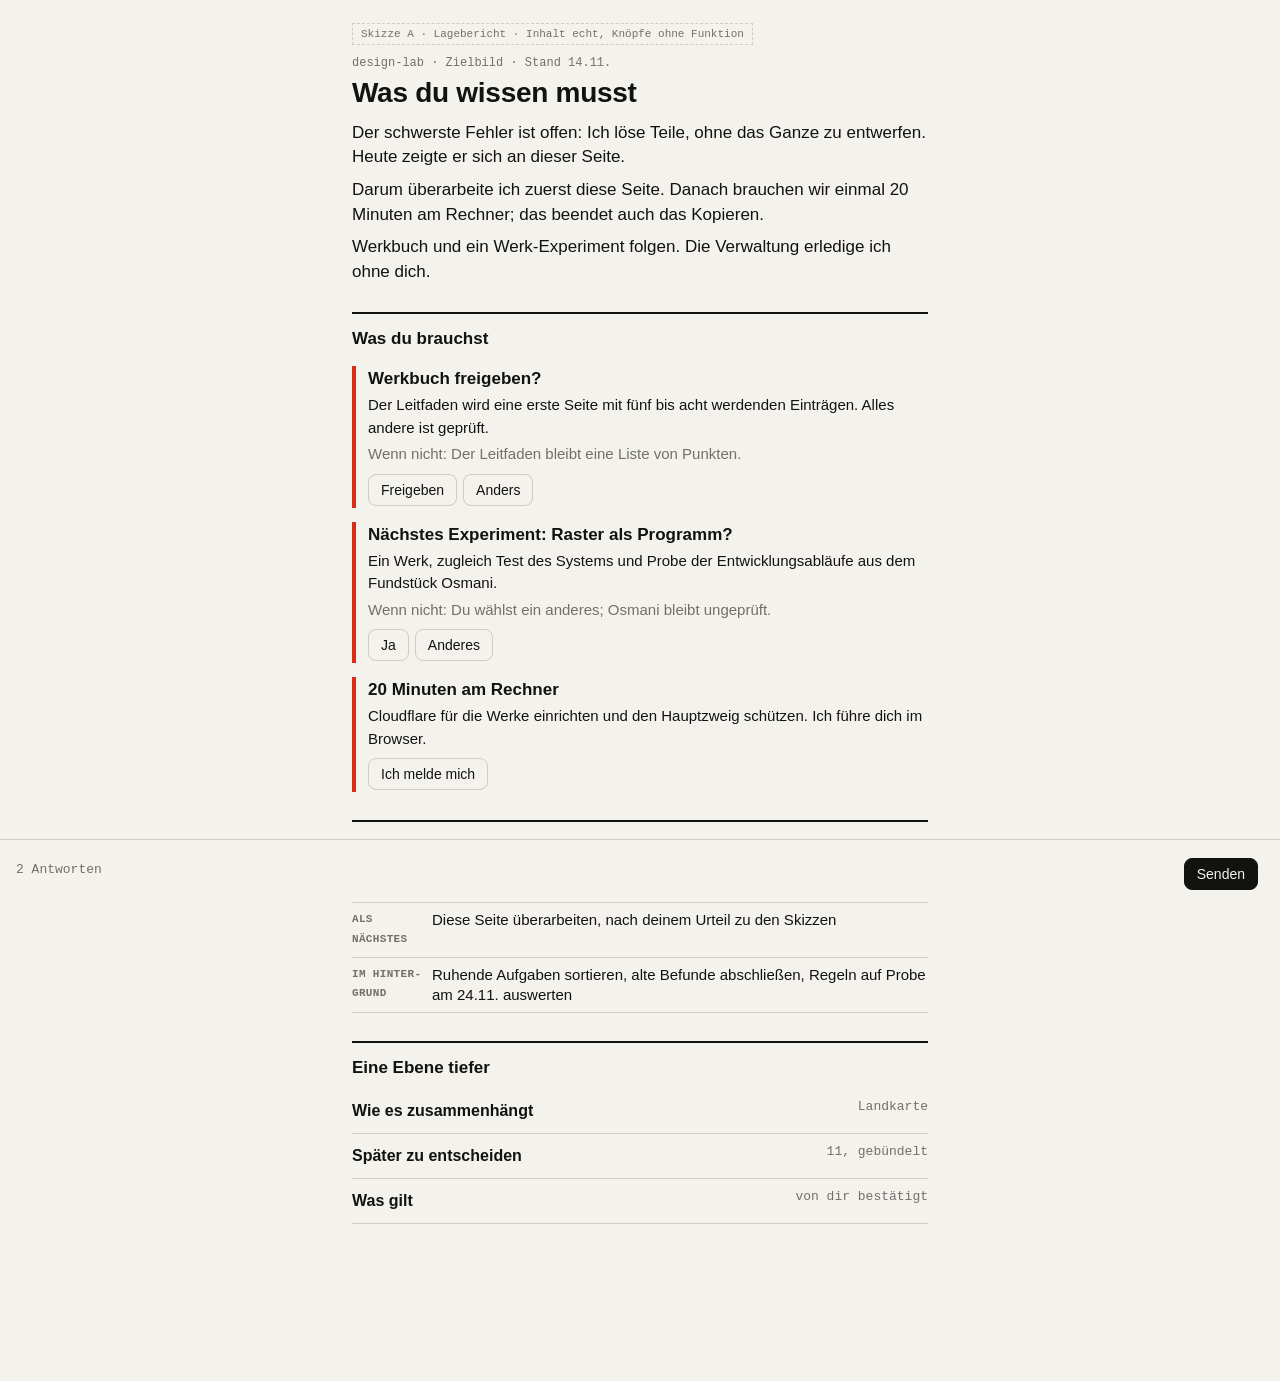
<file: research/2026-11-zielbild-bausteine/skizzen/a-lagebericht.html>
<!DOCTYPE html>
<html lang="de"><head><meta charset="utf-8"><meta name="viewport" content="width=device-width, initial-scale=1">
<title>Skizze A · Lagebericht</title>
<link rel="stylesheet" href="../../../assets/tokens.css"><link rel="stylesheet" href="_gemeinsam.css"></head>
<body><main>
<span class="skizze">Skizze A · Lagebericht · Inhalt echt, Knöpfe ohne Funktion</span>
<p class="meta">design-lab · Zielbild · Stand 14.11.</p>
<h1>Was du wissen musst</h1>
<div class="lage">
<p>Der schwerste Fehler ist offen: Ich löse Teile, ohne das Ganze zu entwerfen. Heute zeigte er sich an dieser Seite.</p>
<p>Darum überarbeite ich zuerst diese Seite. Danach brauchen wir einmal 20 Minuten am Rechner; das beendet auch das Kopieren.</p>
<p>Werkbuch und ein Werk-Experiment folgen. Die Verwaltung erledige ich ohne dich.</p>
</div>
<h2>Was du brauchst</h2>
<div class="dran"><h3>Werkbuch freigeben?</h3>
<p>Der Leitfaden wird eine erste Seite mit fünf bis acht werdenden Einträgen. Alles andere ist geprüft.</p>
<p class="folge">Wenn nicht: Der Leitfaden bleibt eine Liste von Punkten.</p>
<button class="knopf">Freigeben</button><button class="knopf">Anders</button></div>
<div class="dran"><h3>Nächstes Experiment: Raster als Programm?</h3>
<p>Ein Werk, zugleich Test des Systems und Probe der Entwicklungsabläufe aus dem Fundstück Osmani.</p>
<p class="folge">Wenn nicht: Du wählst ein anderes; Osmani bleibt ungeprüft.</p>
<button class="knopf">Ja</button><button class="knopf">Anderes</button></div>
<div class="dran"><h3>20 Minuten am Rechner</h3>
<p>Cloudflare für die Werke einrichten und den Hauptzweig schützen. Ich führe dich im Browser.</p>
<button class="knopf">Ich melde mich</button></div>
<h2>Was ich tue</h2>
<div class="zeile"><b>läuft</b><span>Betriebstexte widerspruchsfrei machen</span></div>
<div class="zeile"><b>als Nächstes</b><span>Diese Seite überarbeiten, nach deinem Urteil zu den Skizzen</span></div>
<div class="zeile"><b>im Hinter&shy;grund</b><span>Ruhende Aufgaben sortieren, alte Befunde abschließen, Regeln auf Probe am 24.11. auswerten</span></div>
<h2>Eine Ebene tiefer</h2>
<a class="weiter" href="b-landkarte.html">Wie es zusammenhängt <span>Landkarte</span></a>
<a class="weiter" href="#">Später zu entscheiden <span>11, gebündelt</span></a>
<a class="weiter" href="#">Was gilt <span>von dir bestätigt</span></a>
</main>
<div class="leiste"><span>2 Antworten</span><button class="knopf voll">Senden</button></div>
</body></html>
</file>
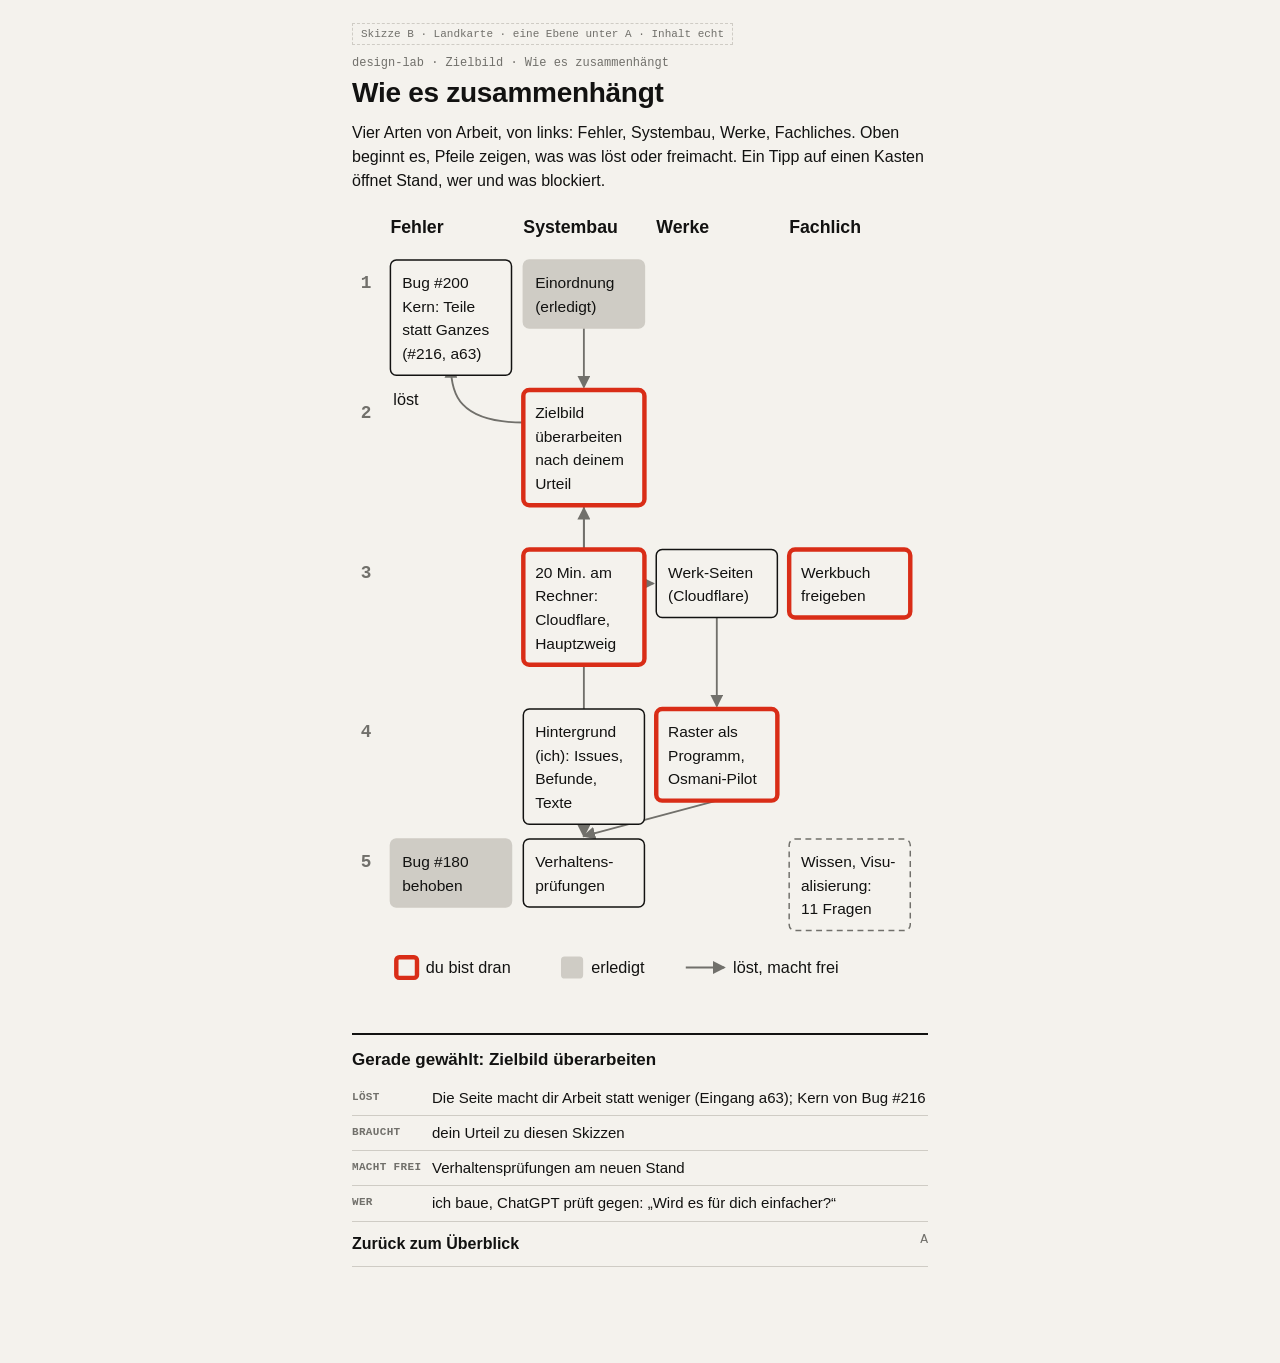
<file: research/2026-11-zielbild-bausteine/skizzen/b-landkarte.html>
<!DOCTYPE html>
<html lang="de"><head><meta charset="utf-8"><meta name="viewport" content="width=device-width, initial-scale=1">
<title>Skizze B · Landkarte</title>
<link rel="stylesheet" href="../../../assets/tokens.css"><link rel="stylesheet" href="_gemeinsam.css">
<style>
svg text{font-family:var(--lab-font-sans);fill:var(--lab-fg)}
.h{font-weight:700;font-size:12px} .r{font:700 12px var(--lab-font-mono);fill:var(--lab-muted)!important}
.t{font-size:10.5px} .l{font-size:11px}
.k{fill:var(--lab-bg);stroke:var(--lab-fg);stroke-width:1}
.k.dran{stroke:var(--lab-signal);stroke-width:3}
.k.fertig{stroke:var(--lab-line);fill:var(--lab-line)}
.k.spaeter{stroke-dasharray:4 3;stroke:var(--lab-muted)}
.p{stroke:var(--lab-muted);stroke-width:1.25;fill:none} .sp{fill:var(--lab-muted)}
</style></head>
<body><main>
<span class="skizze">Skizze B · Landkarte · eine Ebene unter A · Inhalt echt</span>
<p class="meta">design-lab · Zielbild · Wie es zusammenhängt</p>
<h1>Wie es zusammenhängt</h1>
<p>Vier Arten von Arbeit, von links: Fehler, Systembau, Werke, Fachliches. Oben beginnt es, Pfeile zeigen, was was löst oder freimacht. Ein Tipp auf einen Kasten öffnet Stand, wer und was blockiert.</p>
<svg viewBox="0 0 390 540" width="100%" role="img" aria-label="Landkarte der Aufträge: vier Arten von Arbeit, Reihenfolge von oben nach unten, Pfeile zeigen, was was löst oder freimacht">
<defs><marker id="spitze" viewBox="0 0 8 8" refX="7" refY="4" markerWidth="7" markerHeight="7" orient="auto"><path d="M0,0 L8,4 L0,8 z" class="sp"/></marker></defs>
<text class="h" x="26" y="22">Fehler</text><text class="h" x="116" y="22">Systembau</text><text class="h" x="206" y="22">Werke</text><text class="h" x="296" y="22">Fachlich</text><text class="r" x="6" y="59">1</text><text class="r" x="6" y="147">2</text><text class="r" x="6" y="255">3</text><text class="r" x="6" y="363">4</text><text class="r" x="6" y="451">5</text><line class="p" x1="157.0" y1="86" x2="157.0" y2="126" marker-end="url(#spitze)"/><line class="p" x1="157.0" y1="236" x2="157.0" y2="208" marker-end="url(#spitze)"/><line class="p" x1="198" y1="259.0" x2="204" y2="259.0" marker-end="url(#spitze)"/><line class="p" x1="247.0" y1="282" x2="247.0" y2="342" marker-end="url(#spitze)"/><line class="p" x1="247.0" y1="406" x2="157.0" y2="430" marker-end="url(#spitze)"/><line class="p" x1="157.0" y1="206" x2="157.0" y2="430" marker-end="url(#spitze)"/><path class="p" d="M116,150 C72,150 67,130 67,112" marker-end="url(#spitze)"/><text class="l" x="28" y="138">löst</text><g><rect class="k" x="26" y="40" width="82" height="78" rx="4"/><text class="t" x="34" y="59"><tspan x="34" dy="0">Bug #200</tspan><tspan x="34" dy="16">Kern: Teile</tspan><tspan x="34" dy="16">statt Ganzes</tspan><tspan x="34" dy="16">(#216, a63)</tspan></text></g><g><rect class="k fertig" x="116" y="40" width="82" height="46" rx="4"/><text class="t" x="124" y="59"><tspan x="124" dy="0">Einordnung</tspan><tspan x="124" dy="16">(erledigt)</tspan></text></g><g><rect class="k dran" x="116" y="128" width="82" height="78" rx="4"/><text class="t" x="124" y="147"><tspan x="124" dy="0">Zielbild</tspan><tspan x="124" dy="16">überarbeiten</tspan><tspan x="124" dy="16">nach deinem</tspan><tspan x="124" dy="16">Urteil</tspan></text></g><g><rect class="k dran" x="116" y="236" width="82" height="78" rx="4"/><text class="t" x="124" y="255"><tspan x="124" dy="0">20 Min. am</tspan><tspan x="124" dy="16">Rechner:</tspan><tspan x="124" dy="16">Cloudflare,</tspan><tspan x="124" dy="16">Hauptzweig</tspan></text></g><g><rect class="k" x="116" y="344" width="82" height="78" rx="4"/><text class="t" x="124" y="363"><tspan x="124" dy="0">Hintergrund</tspan><tspan x="124" dy="16">(ich): Issues,</tspan><tspan x="124" dy="16">Befunde,</tspan><tspan x="124" dy="16">Texte</tspan></text></g><g><rect class="k" x="116" y="432" width="82" height="46" rx="4"/><text class="t" x="124" y="451"><tspan x="124" dy="0">Verhaltens-</tspan><tspan x="124" dy="16">prüfungen</tspan></text></g><g><rect class="k dran" x="296" y="236" width="82" height="46" rx="4"/><text class="t" x="304" y="255"><tspan x="304" dy="0">Werkbuch</tspan><tspan x="304" dy="16">freigeben</tspan></text></g><g><rect class="k spaeter" x="296" y="432" width="82" height="62" rx="4"/><text class="t" x="304" y="451"><tspan x="304" dy="0">Wissen, Visu-</tspan><tspan x="304" dy="16">alisierung:</tspan><tspan x="304" dy="16">11 Fragen</tspan></text></g><g><rect class="k" x="206" y="236" width="82" height="46" rx="4"/><text class="t" x="214" y="255"><tspan x="214" dy="0">Werk-Seiten</tspan><tspan x="214" dy="16">(Cloudflare)</tspan></text></g><g><rect class="k dran" x="206" y="344" width="82" height="62" rx="4"/><text class="t" x="214" y="363"><tspan x="214" dy="0">Raster als</tspan><tspan x="214" dy="16">Programm,</tspan><tspan x="214" dy="16">Osmani-Pilot</tspan></text></g><g><rect class="k fertig" x="26" y="432" width="82" height="46" rx="4"/><text class="t" x="34" y="451"><tspan x="34" dy="0">Bug #180</tspan><tspan x="34" dy="16">behoben</tspan></text></g>
<g transform="translate(30,512)"><rect class="k dran" x="0" y="0" width="14" height="14" rx="2"/><text class="l" x="20" y="11">du bist dran</text><rect class="k fertig" x="112" y="0" width="14" height="14" rx="2"/><text class="l" x="132" y="11">erledigt</text><line class="p" x1="196" y1="7" x2="222" y2="7" marker-end="url(#spitze)"/><text class="l" x="228" y="11">löst, macht frei</text></g>
</svg>
<h2>Gerade gewählt: Zielbild überarbeiten</h2>
<div class="zeile"><b>löst</b><span>Die Seite macht dir Arbeit statt weniger (Eingang a63); Kern von Bug #216</span></div>
<div class="zeile"><b>braucht</b><span>dein Urteil zu diesen Skizzen</span></div>
<div class="zeile"><b>macht frei</b><span>Verhaltensprüfungen am neuen Stand</span></div>
<div class="zeile"><b>wer</b><span>ich baue, ChatGPT prüft gegen: „Wird es für dich einfacher?“</span></div>
<a class="weiter" href="a-lagebericht.html">Zurück zum Überblick <span>A</span></a>
</main></body></html>
</file>
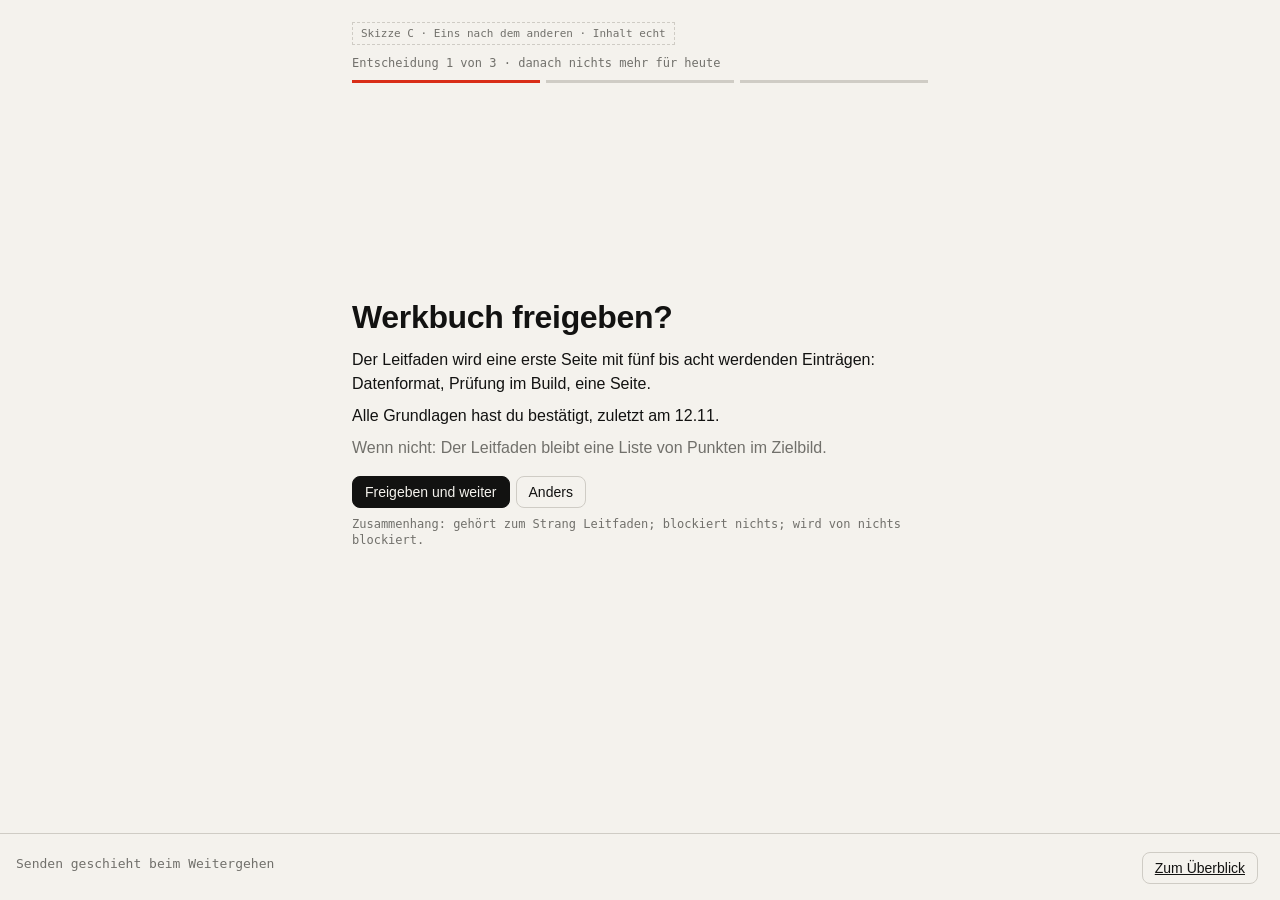
<file: research/2026-11-zielbild-bausteine/skizzen/c-eins-nach-dem-anderen.html>
<!DOCTYPE html>
<html lang="de"><head><meta charset="utf-8"><meta name="viewport" content="width=device-width, initial-scale=1">
<title>Skizze C · Eins nach dem anderen</title>
<link rel="stylesheet" href="../../../assets/tokens.css"><link rel="stylesheet" href="_gemeinsam.css">
<style>.karte{min-height:70vh;display:flex;flex-direction:column;justify-content:center}.karte h1{font-size:2rem}.schritte{display:flex;gap:6px;margin:8px 0 24px}.schritte i{flex:1;height:3px;background:var(--lab-line)}.schritte i.dran{background:var(--lab-signal);border:0;margin:0;padding:0}</style></head>
<body><main>
<span class="skizze">Skizze C · Eins nach dem anderen · Inhalt echt</span>
<p class="meta">Entscheidung 1 von 3 · danach nichts mehr für heute</p>
<div class="schritte"><i class="dran"></i><i></i><i></i></div>
<div class="karte">
<h1>Werkbuch freigeben?</h1>
<p>Der Leitfaden wird eine erste Seite mit fünf bis acht werdenden Einträgen: Datenformat, Prüfung im Build, eine Seite.</p>
<p>Alle Grundlagen hast du bestätigt, zuletzt am 12.11.</p>
<p class="folge">Wenn nicht: Der Leitfaden bleibt eine Liste von Punkten im Zielbild.</p>
<p><button class="knopf voll">Freigeben und weiter</button><button class="knopf">Anders</button></p>
<p class="meta">Zusammenhang: gehört zum Strang Leitfaden; blockiert nichts; wird von nichts blockiert.</p>
</div>
</main>
<div class="leiste"><span>Senden geschieht beim Weitergehen</span><a class="knopf" href="a-lagebericht.html">Zum Überblick</a></div>
</body></html>
</file>
<file: assets/tokens.css>
/* Erzeugt aus system/tokens/*.tokens.json — nicht von Hand bearbeiten. */
:root {
  --lab-color-paper: #f4f2ed;
  --lab-color-ink: #121211;
  --lab-color-grey: #71706b;
  --lab-color-rule: #cfccc5;
  --lab-color-signal: #d92d17;
  --lab-color-night: #151514;
  --lab-color-chalk: #e8e6e0;
  --lab-color-ash: #a09e99;
  --lab-color-slate: #363533;
  --lab-color-green: #2f6b3a;
  --lab-color-moss: #7fbf8a;
  --lab-color-ochre: #8a5a00;
  --lab-color-straw: #e0b060;
  --lab-font-sans: "Helvetica Neue", Helvetica, Arial, system-ui, sans-serif;
  --lab-font-mono: ui-monospace, SFMono-Regular, Menlo, Consolas, monospace;
  --lab-space-1: 8px;
  --lab-space-2: 16px;
  --lab-space-3: 24px;
  --lab-space-4: 32px;
  --lab-space-6: 48px;
  --lab-space-8: 64px;
  --lab-space-12: 96px;
  --lab-space-unit: 8px;
  --lab-size-text-s: 0.8125rem;
  --lab-size-text-m: 1rem;
  --lab-size-text-l: 1.5rem;
  --lab-size-text-xl: 3rem;
  --lab-size-measure: 38rem;
  --lab-bg: #f4f2ed;
  --lab-fg: #121211;
  --lab-muted: #71706b;
  --lab-line: #cfccc5;
  --lab-accent: #d92d17;
  --lab-signal: #d92d17;
  --lab-marke: #d92d17;
  --lab-bestaetigt: #2f6b3a;
  --lab-offen: #8a5a00;
  color-scheme: light dark;
}
@media (prefers-color-scheme: dark) {
  :root:not([data-theme="light"]) {
    --lab-bg: #151514;
    --lab-fg: #e8e6e0;
    --lab-muted: #a09e99;
    --lab-line: #363533;
    --lab-accent: #d92d17;
    --lab-signal: #d92d17;
    --lab-marke: #d92d17;
    --lab-bestaetigt: #7fbf8a;
    --lab-offen: #e0b060;
  }
}
:root[data-theme="dark"] {
  --lab-bg: #151514;
  --lab-fg: #e8e6e0;
  --lab-muted: #a09e99;
  --lab-line: #363533;
  --lab-accent: #d92d17;
  --lab-signal: #d92d17;
  --lab-marke: #d92d17;
  --lab-bestaetigt: #7fbf8a;
  --lab-offen: #e0b060;
}
</file>
<file: assets/lab.css>
/* design-lab — Grundgestaltung. Werte ausschließlich aus assets/tokens.css.
   Farbe trägt Bedeutung im Kontext (Eigentümer, 14.11.2026): An Einträgen heißt --lab-signal „du bist
   dran“, --lab-bestaetigt „von dir bestätigt“, --lab-offen „Vorschlag oder Hypothese“. Die Marke im
   Kopf (--lab-marke) ist Erkennungszeichen: gleicher Ton wie das Signal, andere Funktion, getrennt durch
   Form, Ort und Menge. Die Prüfung im Build (tools/farbrollen.mjs) meldet Rollen am falschen Ort. */

*, *::before, *::after { box-sizing: border-box; }
html { -webkit-text-size-adjust: 100%; }
body {
  margin: 0;
  background: var(--lab-bg);
  color: var(--lab-fg);
  font: 400 var(--lab-size-text-m)/1.5 var(--lab-font-sans);
  padding: var(--lab-space-6) var(--lab-space-2) var(--lab-space-4);
  max-width: 80rem;
  margin-inline: auto;
}
@media (min-width: 48rem) { body { padding-inline: var(--lab-space-6); } }

a { color: inherit; text-decoration-thickness: 1px; text-underline-offset: 0.2em; }
a:hover { text-decoration-thickness: 2px; }
:focus-visible { outline: 2px solid var(--lab-fg); outline-offset: 3px; }

h1, h2 { margin: 0; font-weight: 700; letter-spacing: -0.01em; }
h2 { font-size: var(--lab-size-text-m); }
figure { margin: 0; }

/* Kopf ------------------------------------------------------------------ */
.masthead {
  display: grid;
  grid-template-columns: var(--lab-space-8) 1fr;
  column-gap: var(--lab-space-3);
  align-items: start;
  padding-bottom: var(--lab-space-8);
  border-bottom: 1px solid var(--lab-fg);
}
.mark {
  width: var(--lab-space-8); aspect-ratio: 1;
  background: var(--lab-marke);
  transform: rotate(-8deg);
  margin-top: var(--lab-space-1);
}
.masthead h1 {
  font-size: clamp(2.5rem, 9vw, 7rem);
  line-height: 0.9;
  letter-spacing: -0.045em;
}
.lede {
  grid-column: 2;
  margin: var(--lab-space-3) 0 0;
  max-width: var(--lab-size-measure);
  font-size: var(--lab-size-text-l);
  line-height: 1.25;
}
.lede br { display: none; }
@media (min-width: 48rem) { .lede br { display: inline; } }

/* Abschnitte ------------------------------------------------------------ */
main section { padding-block: var(--lab-space-6); border-bottom: 1px solid var(--lab-line); }
.section-head { display: flex; justify-content: space-between; align-items: baseline; margin-bottom: var(--lab-space-3); }
.count { font: var(--lab-size-text-s) var(--lab-font-mono); color: var(--lab-muted); }

/* Studien --------------------------------------------------------------- */
.studies {
  list-style: none; margin: 0; padding: 0;
  display: grid; gap: var(--lab-space-3);
  grid-template-columns: repeat(auto-fill, minmax(15rem, 1fr));
}
.study a { display: grid; gap: var(--lab-space-1); text-decoration: none; }
.study img, .study .placeholder {
  display: block; width: 100%; aspect-ratio: 1; object-fit: cover;
  background: var(--lab-line);
  border: 1px solid var(--lab-line);
}
.study a:hover img { outline: 2px solid var(--lab-fg); outline-offset: -2px; }
.study .meta { font: var(--lab-size-text-s) var(--lab-font-mono); color: var(--lab-muted); }
.study .title { font-weight: 700; line-height: 1.25; }
.status-behalten { color: var(--lab-fg); }
.status-verworfen { text-decoration: line-through; }

/* Arbeitsweise ---------------------------------------------------------- */
.flow h2 { margin-bottom: var(--lab-space-3); }
.pipeline {
  list-style: none; margin: 0; padding: 0;
  display: grid; gap: 1px;
  grid-template-columns: repeat(auto-fit, minmax(9rem, 1fr));
  background: var(--lab-line); border: 1px solid var(--lab-line);
}
.pipeline li { background: var(--lab-bg); padding: var(--lab-space-2); display: grid; gap: 2px; }
.pipeline li.dran b { color: var(--lab-signal); }
.pipeline span { font: var(--lab-size-text-s) var(--lab-font-mono); color: var(--lab-muted); }

/* Links & Fuß ----------------------------------------------------------- */
.links ul { list-style: none; margin: var(--lab-space-2) 0 0; padding: 0; display: flex; flex-wrap: wrap; gap: var(--lab-space-1) var(--lab-space-3); }
footer {
  display: flex; flex-wrap: wrap; justify-content: space-between; gap: var(--lab-space-1);
  padding-top: var(--lab-space-3);
  font: var(--lab-size-text-s) var(--lab-font-mono); color: var(--lab-muted);
}

/* Leitfaden ------------------------------------------------------------- */
.masthead-klein { grid-template-columns: var(--lab-space-4) 1fr; padding-bottom: var(--lab-space-6); }
.masthead-klein .mark { width: var(--lab-space-4); }
.masthead-klein h1 { font-size: clamp(2rem, 6vw, var(--lab-size-text-xl)); line-height: 1; }
.masthead-klein .lede { grid-column: auto; }
.zurueck { margin: 0 0 var(--lab-space-1); font: var(--lab-size-text-s) var(--lab-font-mono); }
.leitfaden .meta { font: var(--lab-size-text-s)/1.4 var(--lab-font-mono); color: var(--lab-muted); margin: var(--lab-space-1) 0 0; }
.bereich-text { max-width: var(--lab-size-measure); margin: 0 0 var(--lab-space-3); color: var(--lab-muted); }
.tipp { max-width: var(--lab-size-measure); padding-block: var(--lab-space-3); border-top: 1px solid var(--lab-line); scroll-margin-top: var(--lab-space-2); }
.tipp h3 { margin: 0; font-size: var(--lab-size-text-l); line-height: 1.2; letter-spacing: -0.01em; }
.tipp .kurz { margin: var(--lab-space-1) 0 0; }
.tipp details { margin-top: var(--lab-space-2); }
.tipp details details { margin-top: var(--lab-space-2); padding-left: var(--lab-space-2); border-left: 1px solid var(--lab-line); }
.tipp summary { cursor: pointer; font-weight: 700; width: fit-content; }
.tipp summary:hover { text-decoration: underline; text-underline-offset: 0.2em; }
.tipp details p { margin: var(--lab-space-1) 0 0; }
.tipp:target h3 { text-decoration: underline; text-decoration-thickness: 2px; text-underline-offset: 0.15em; }
.tipp-veraltet h3 { text-decoration: line-through; text-decoration-thickness: 2px; text-decoration-color: var(--lab-muted); }
.statt { margin: var(--lab-space-1) 0 0; }
.statt a { font-weight: 700; }
.beispiel { display: grid; grid-template-columns: auto 1fr; gap: var(--lab-space-1) var(--lab-space-2); margin: var(--lab-space-2) 0 0; }
.beispiel dt { font: var(--lab-size-text-s)/1.5 var(--lab-font-mono); color: var(--lab-muted); }
.beispiel dd { margin: 0; }
.beispiel dd:last-of-type { font-weight: 700; }
.quellen, .aenderungen { list-style: none; margin: var(--lab-space-2) 0 0; padding: 0; display: grid; gap: var(--lab-space-1); }
.quellen li, .aenderungen li { line-height: 1.35; }
.beleg { font: var(--lab-size-text-s) var(--lab-font-mono); color: var(--lab-muted); white-space: nowrap; }
.masthead-klein .lede { font-size: var(--lab-size-text-m); line-height: 1.45; }
@media (min-width: 48rem) { .masthead-klein .lede { font-size: var(--lab-size-text-l); line-height: 1.25; } }
</file>
<file: research/2026-11-zielbild-bausteine/skizzen/_gemeinsam.css>
/* Skizzen zur Überarbeitung des Zielbilds (14.11.2026). Nur Rollenfarben: Rot = du bist dran. */
*{box-sizing:border-box}
body{margin:0;background:var(--lab-bg);color:var(--lab-fg);font:1rem/1.5 var(--lab-font-sans)}
main{max-width:38rem;margin:0 auto;padding:20px 16px 96px}
.meta{font:.75rem/1.4 var(--lab-font-mono);color:var(--lab-muted);margin:0}
h1{font-size:1.75rem;line-height:1.1;margin:6px 0 12px;letter-spacing:-.01em}
h2{font-size:1.0625rem;margin:28px 0 8px;padding-top:12px;border-top:2px solid var(--lab-fg)}
p{margin:0 0 8px}
.lage p{font-size:1.0625rem;line-height:1.45}
.dran{border-left:4px solid var(--lab-signal);padding:2px 0 2px 12px;margin:14px 0}
.dran h3{margin:0;font-size:1.0625rem;line-height:1.3}
.dran p{color:var(--lab-fg);font-size:.9375rem;margin:4px 0 0}
.folge{color:var(--lab-muted)!important}
.knopf{display:inline-block;font:.875rem var(--lab-font-sans);border:1px solid var(--lab-line);border-radius:8px;padding:7px 12px;margin:8px 6px 0 0;background:none;color:var(--lab-fg)}
.knopf.voll{background:var(--lab-fg);color:var(--lab-bg);border-color:var(--lab-fg)}
.zeile{display:grid;grid-template-columns:4.5rem 1fr;gap:8px;padding:7px 0;border-bottom:1px solid var(--lab-line);font-size:.9375rem;line-height:1.35}
.zeile b{font:700 .6875rem/1.8 var(--lab-font-mono);color:var(--lab-muted);text-transform:uppercase;letter-spacing:.03em}
.weiter{display:flex;justify-content:space-between;padding:10px 0;border-bottom:1px solid var(--lab-line);text-decoration:none;color:inherit;font-weight:700}
.weiter span{font:400 .8125rem var(--lab-font-mono);color:var(--lab-muted)}
.leiste{position:sticky;bottom:0;background:var(--lab-bg);border-top:1px solid var(--lab-line);padding:10px 16px;display:flex;justify-content:space-between;align-items:center}
.leiste span{font:.8125rem var(--lab-font-mono);color:var(--lab-muted)}
.skizze{font:.6875rem var(--lab-font-mono);color:var(--lab-muted);border:1px dashed var(--lab-line);padding:4px 8px;display:inline-block;margin-bottom:10px}
</file>
